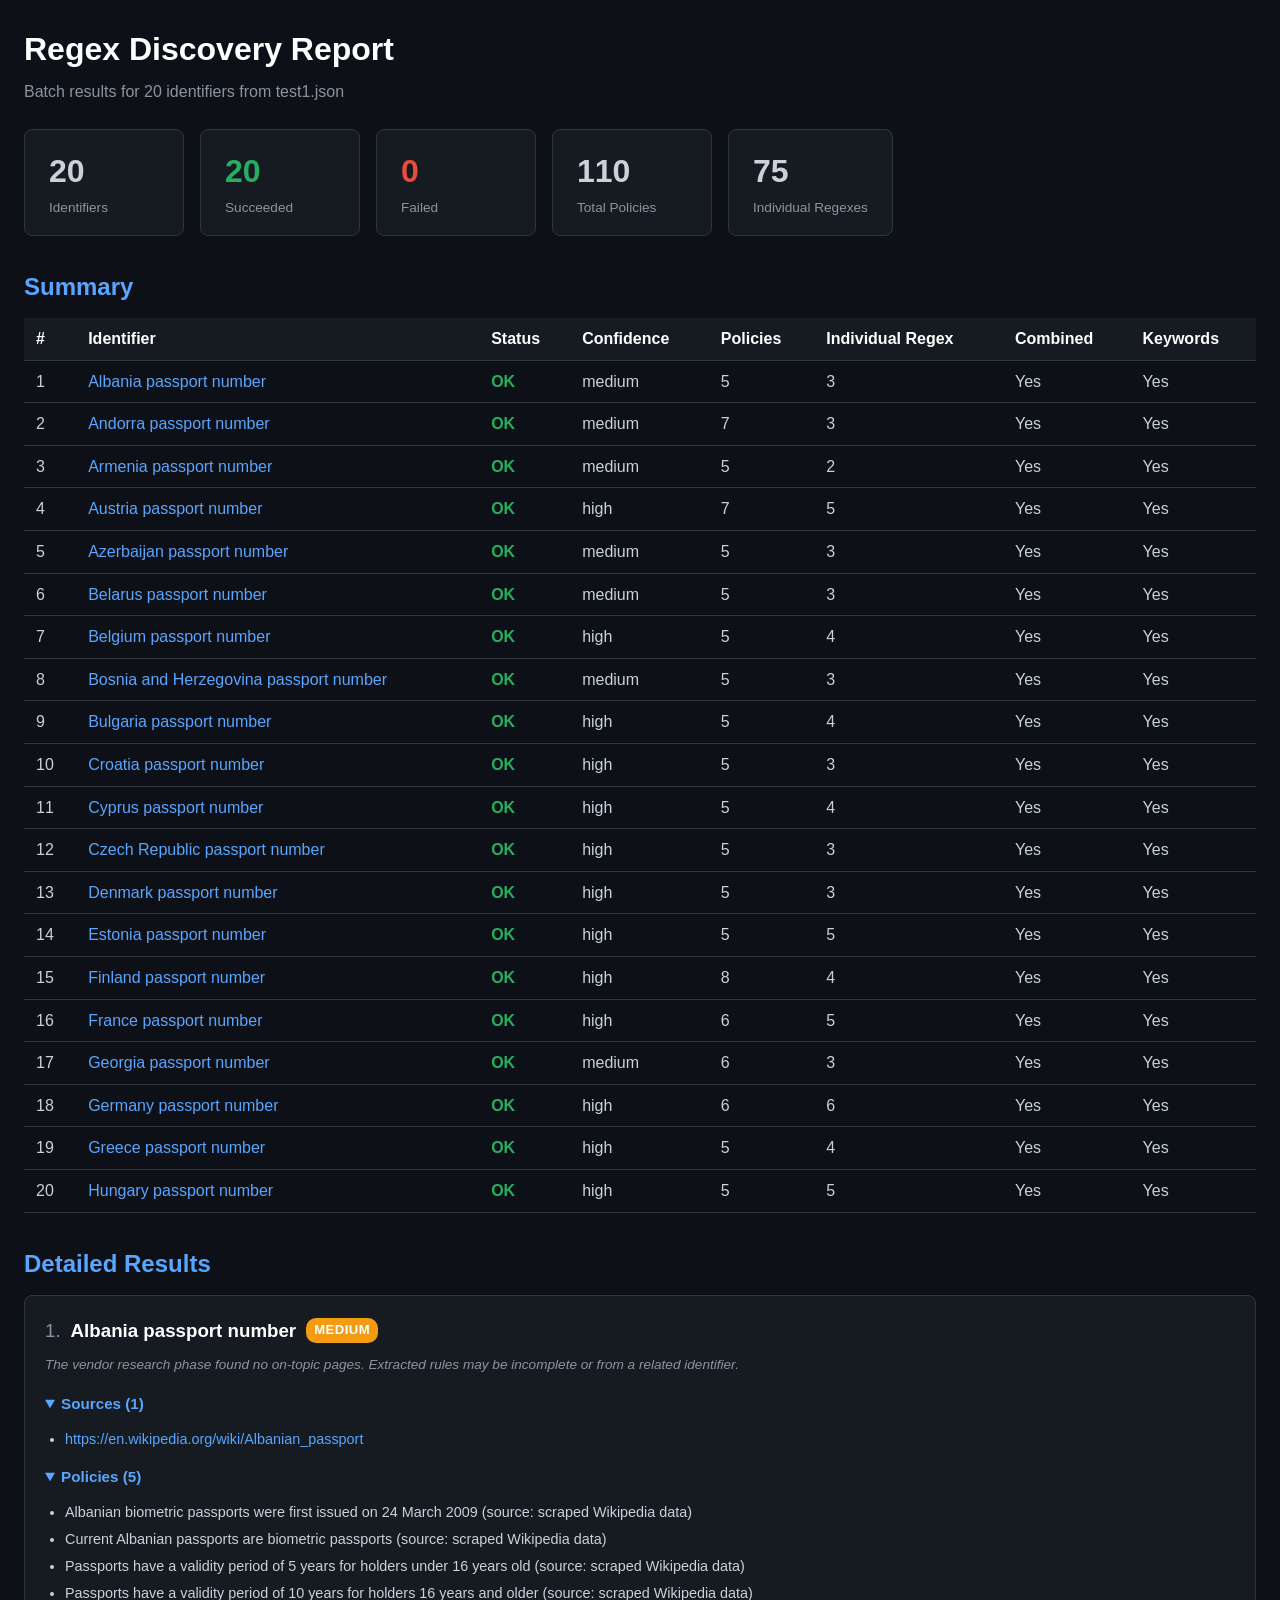
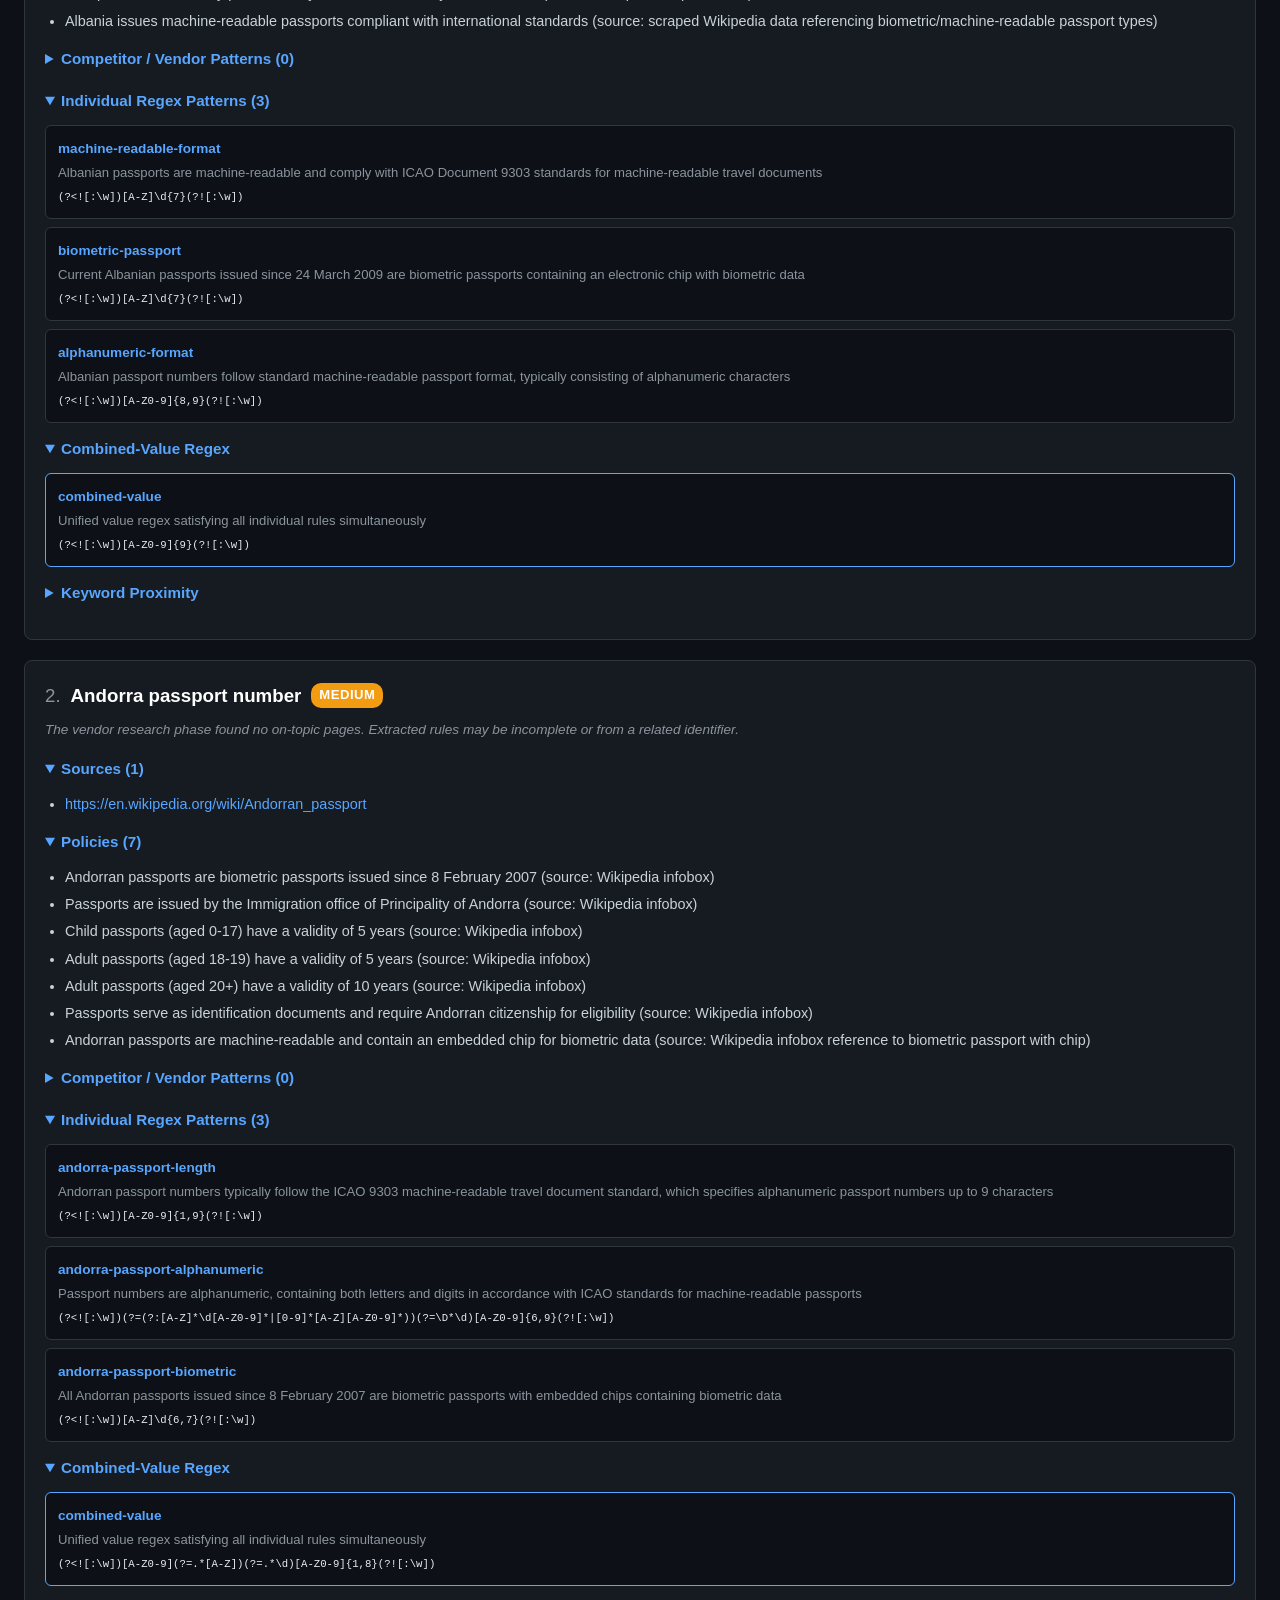
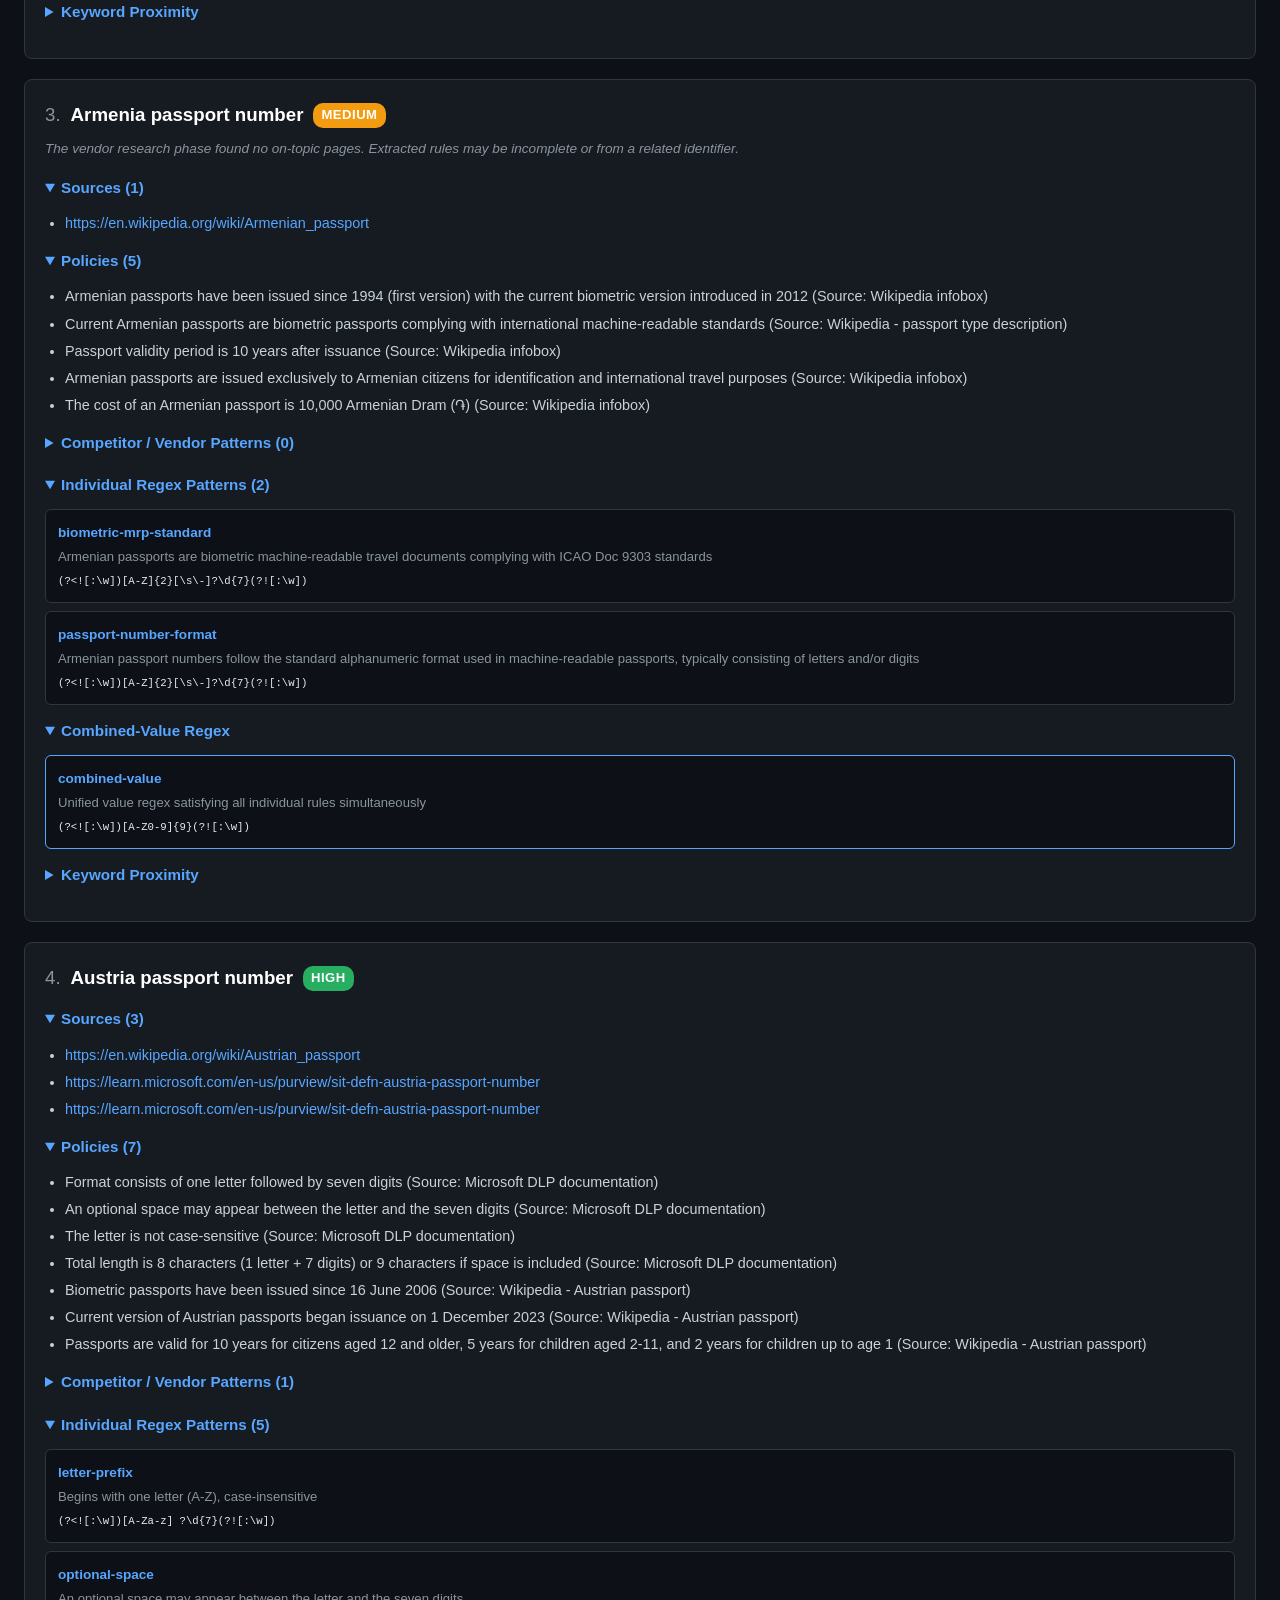
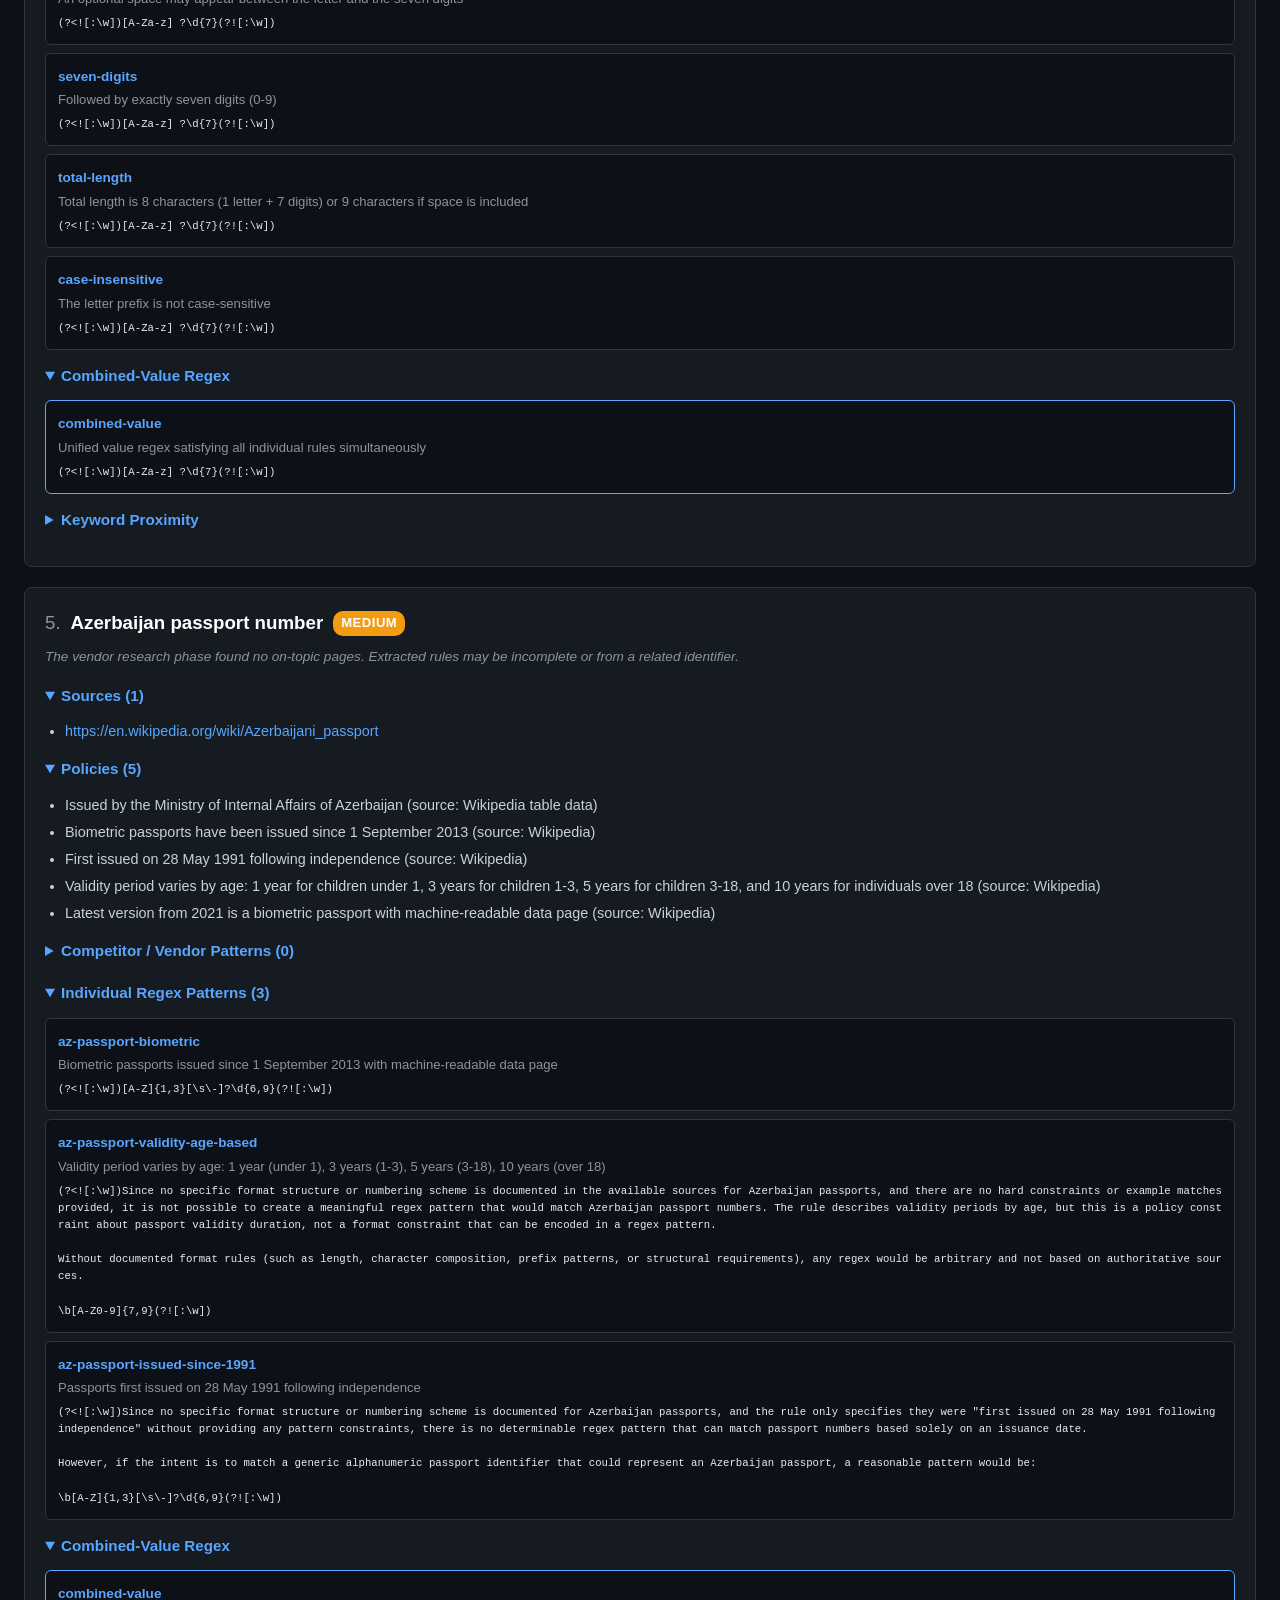
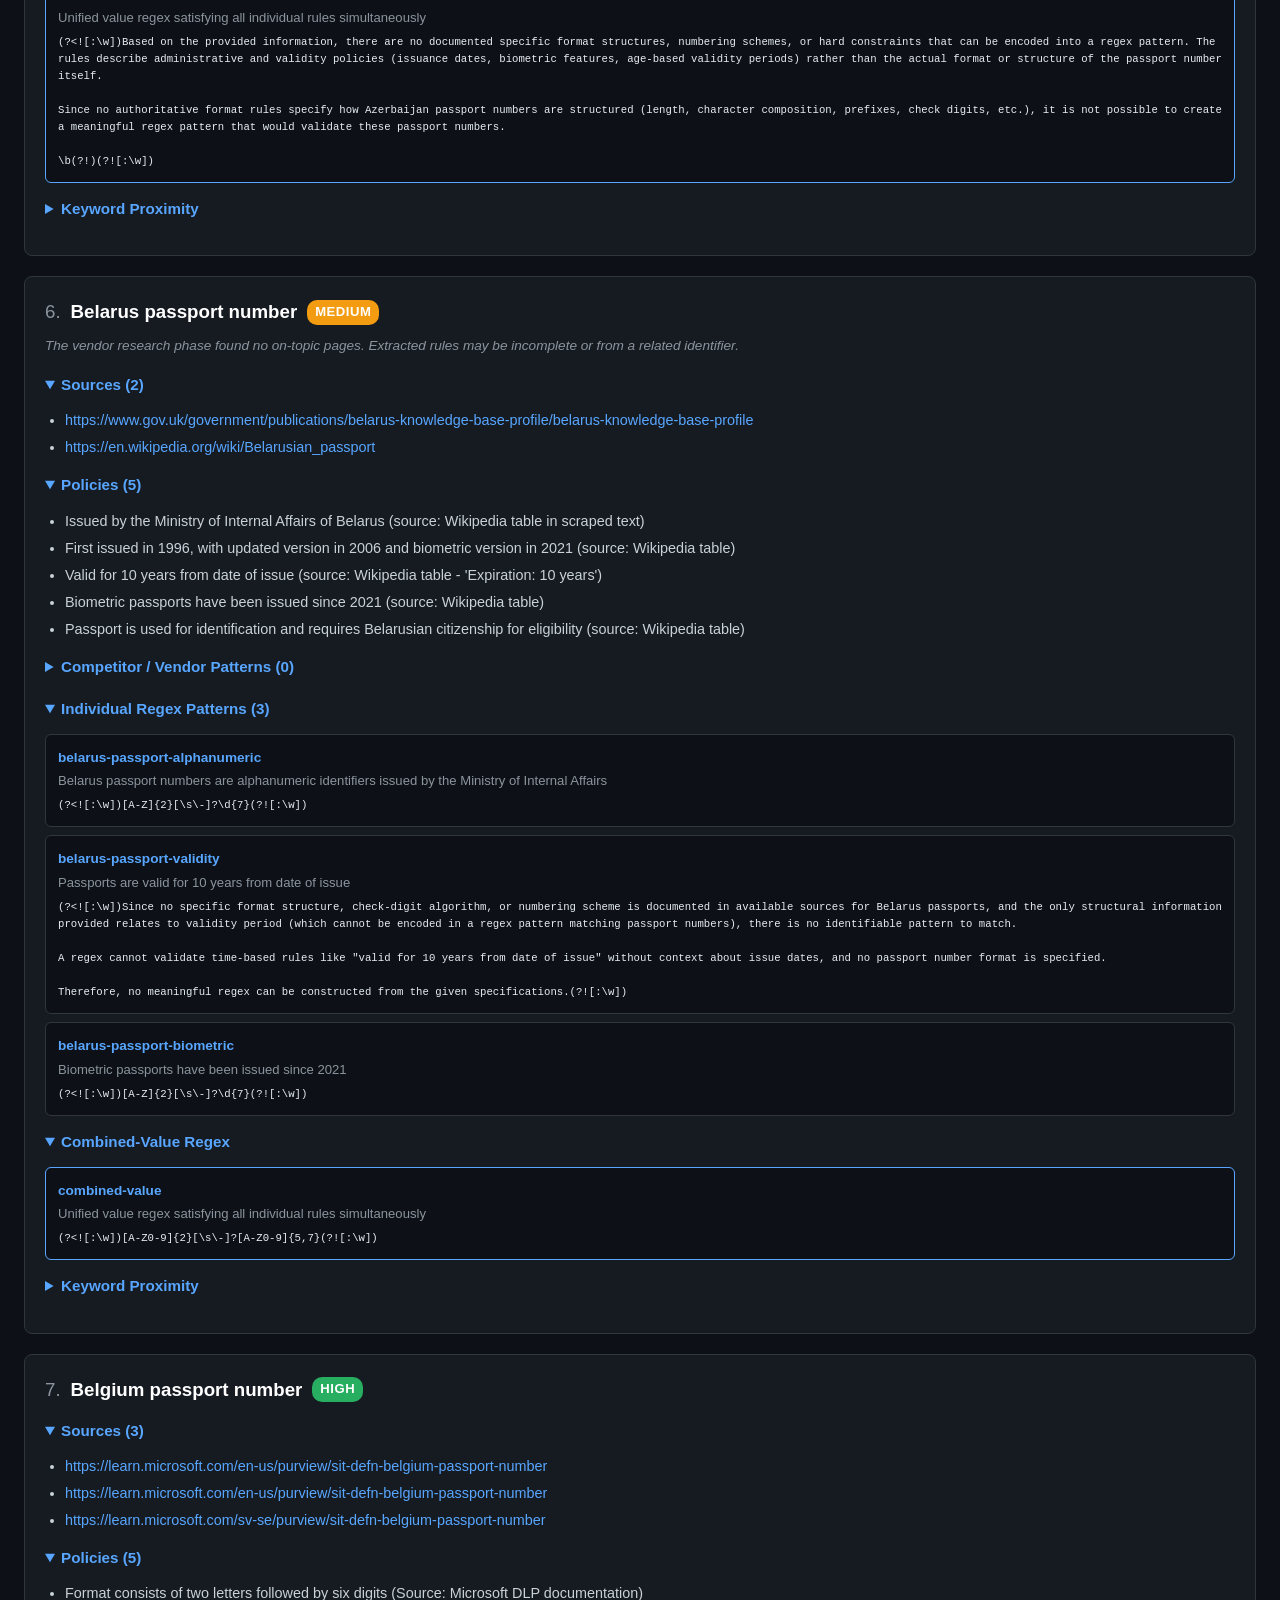
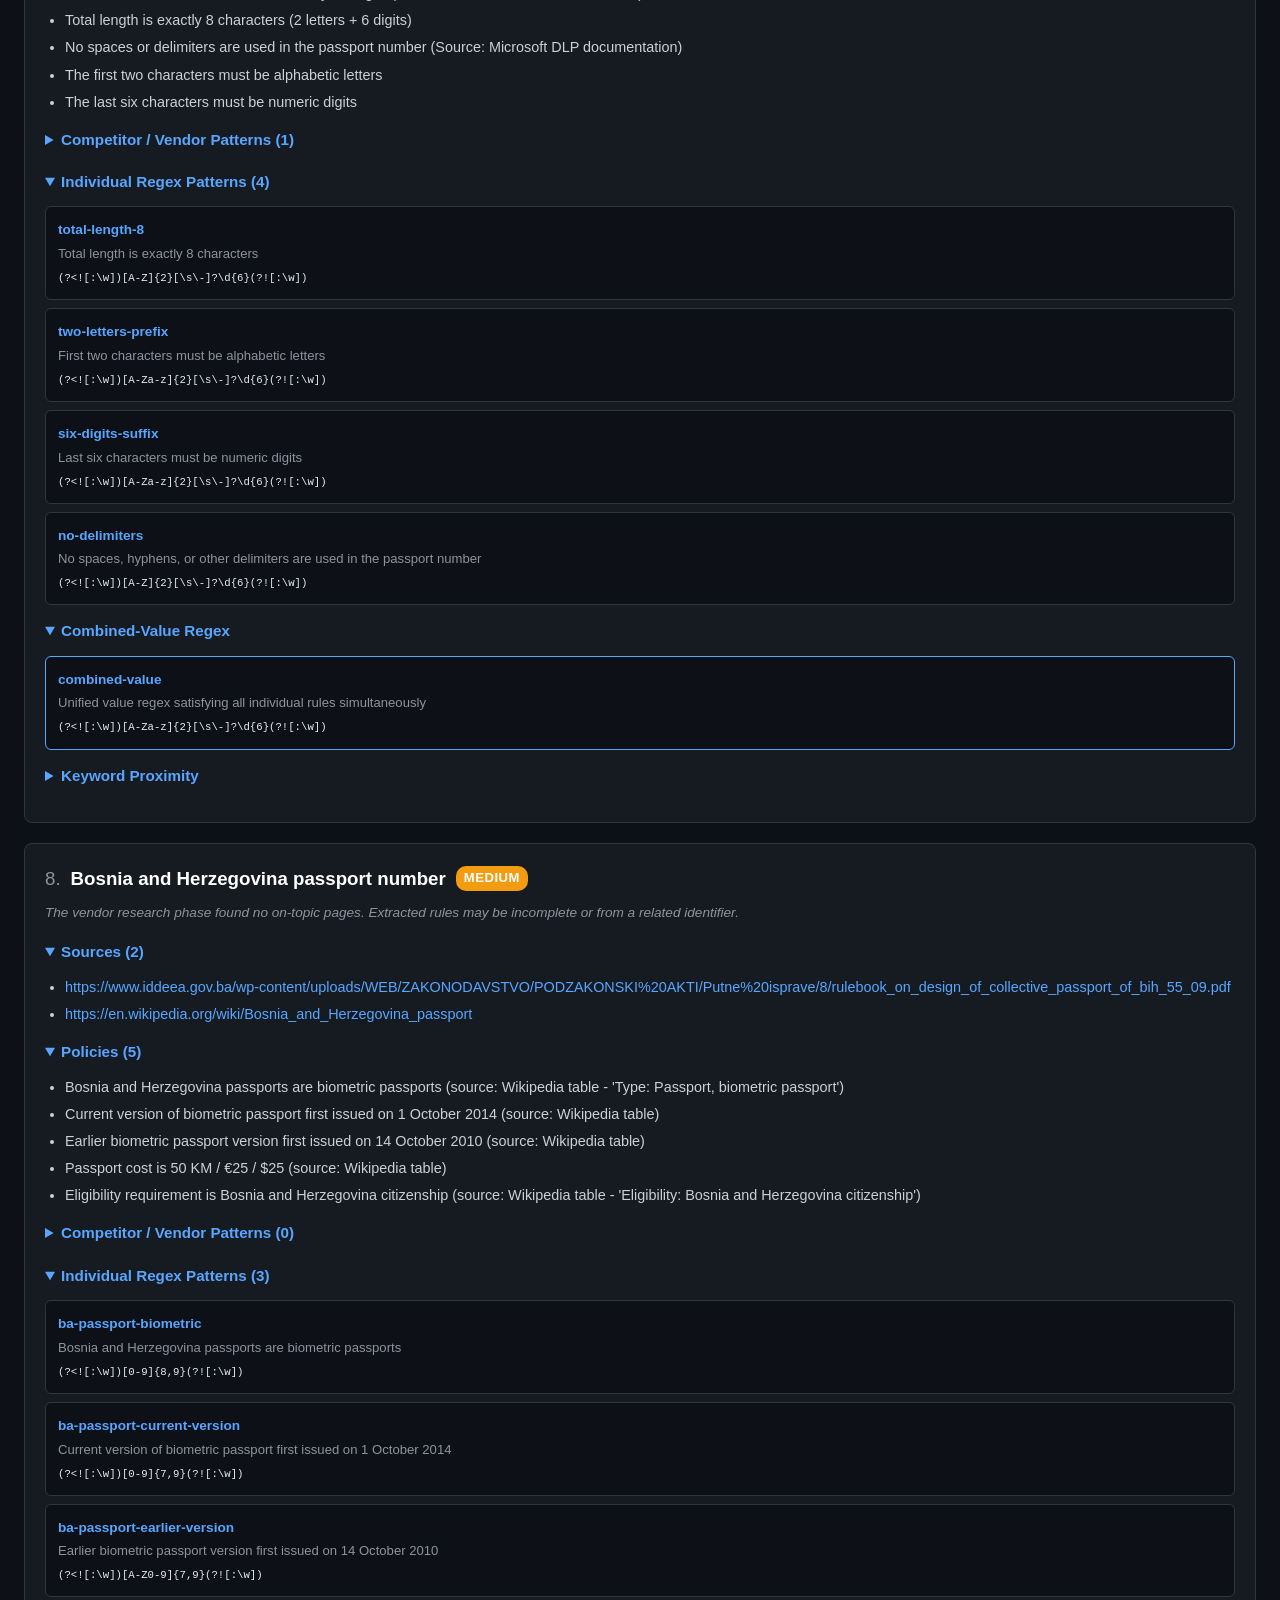
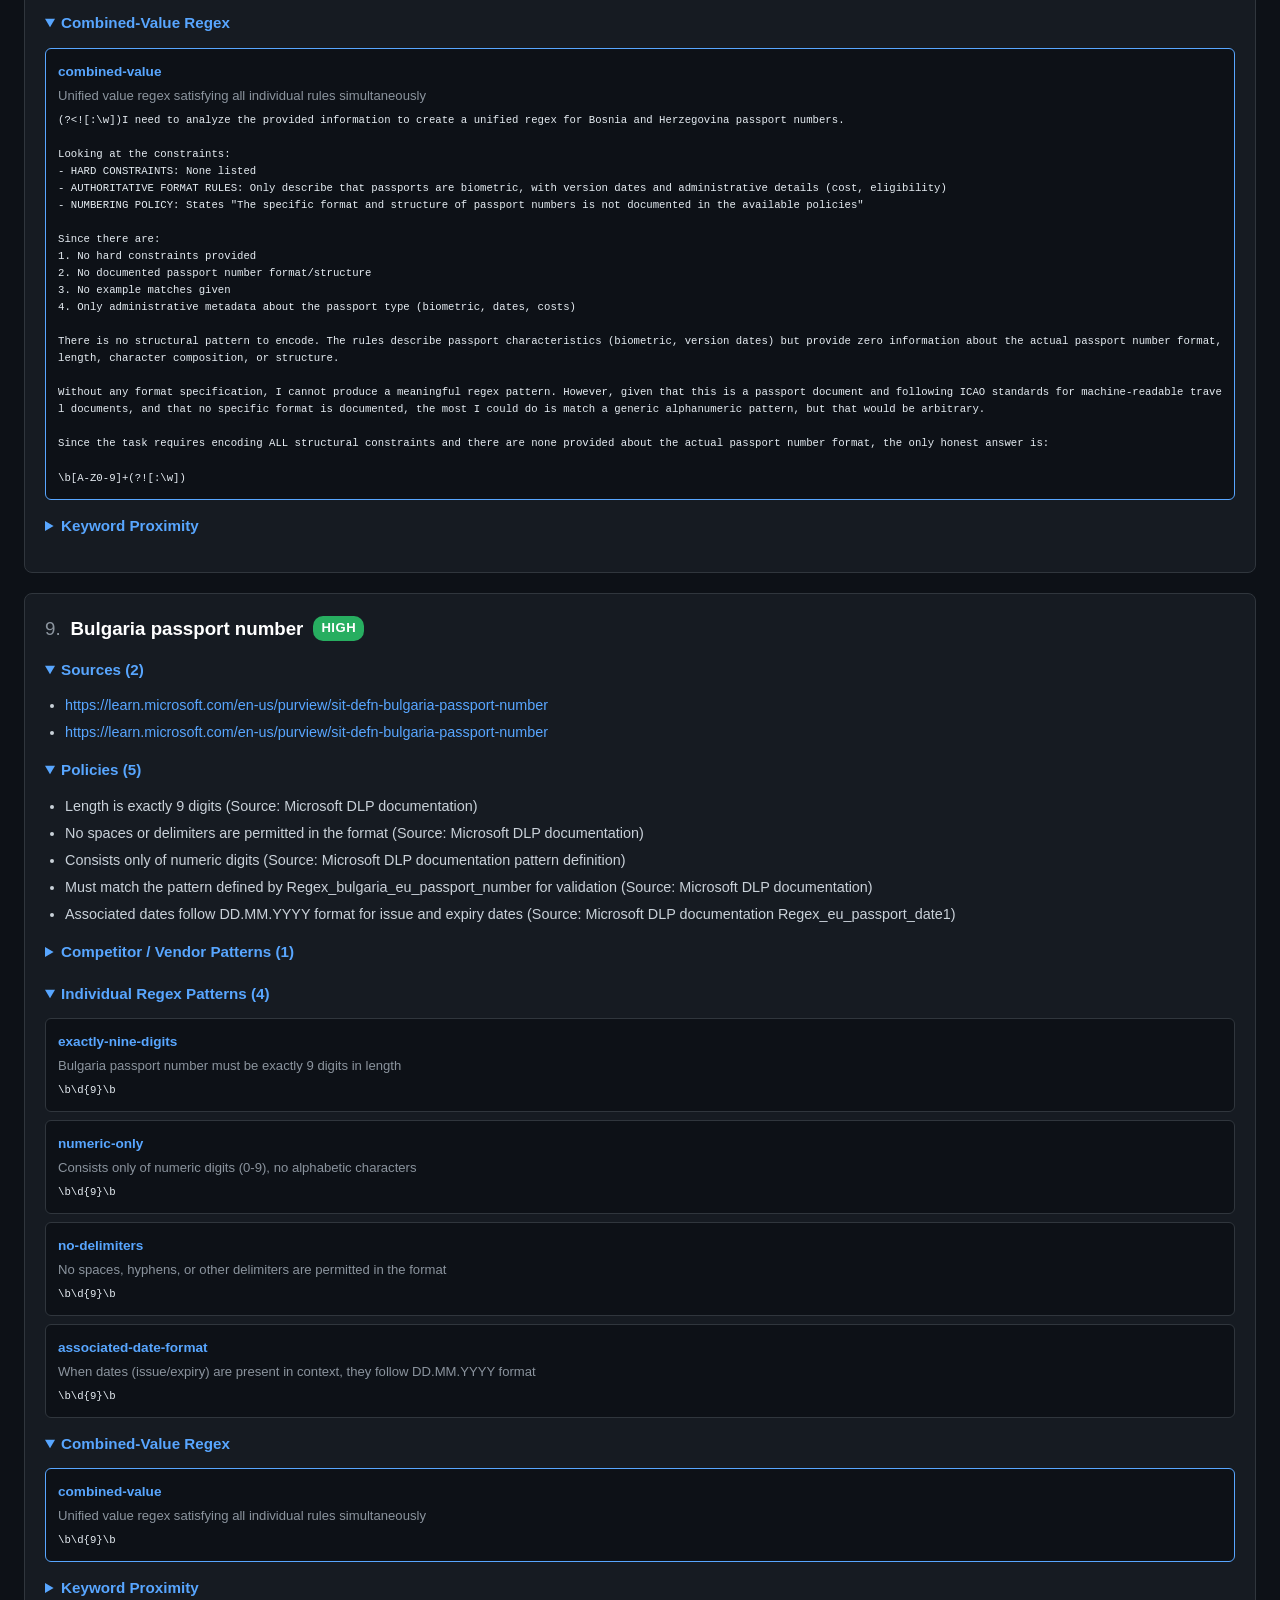
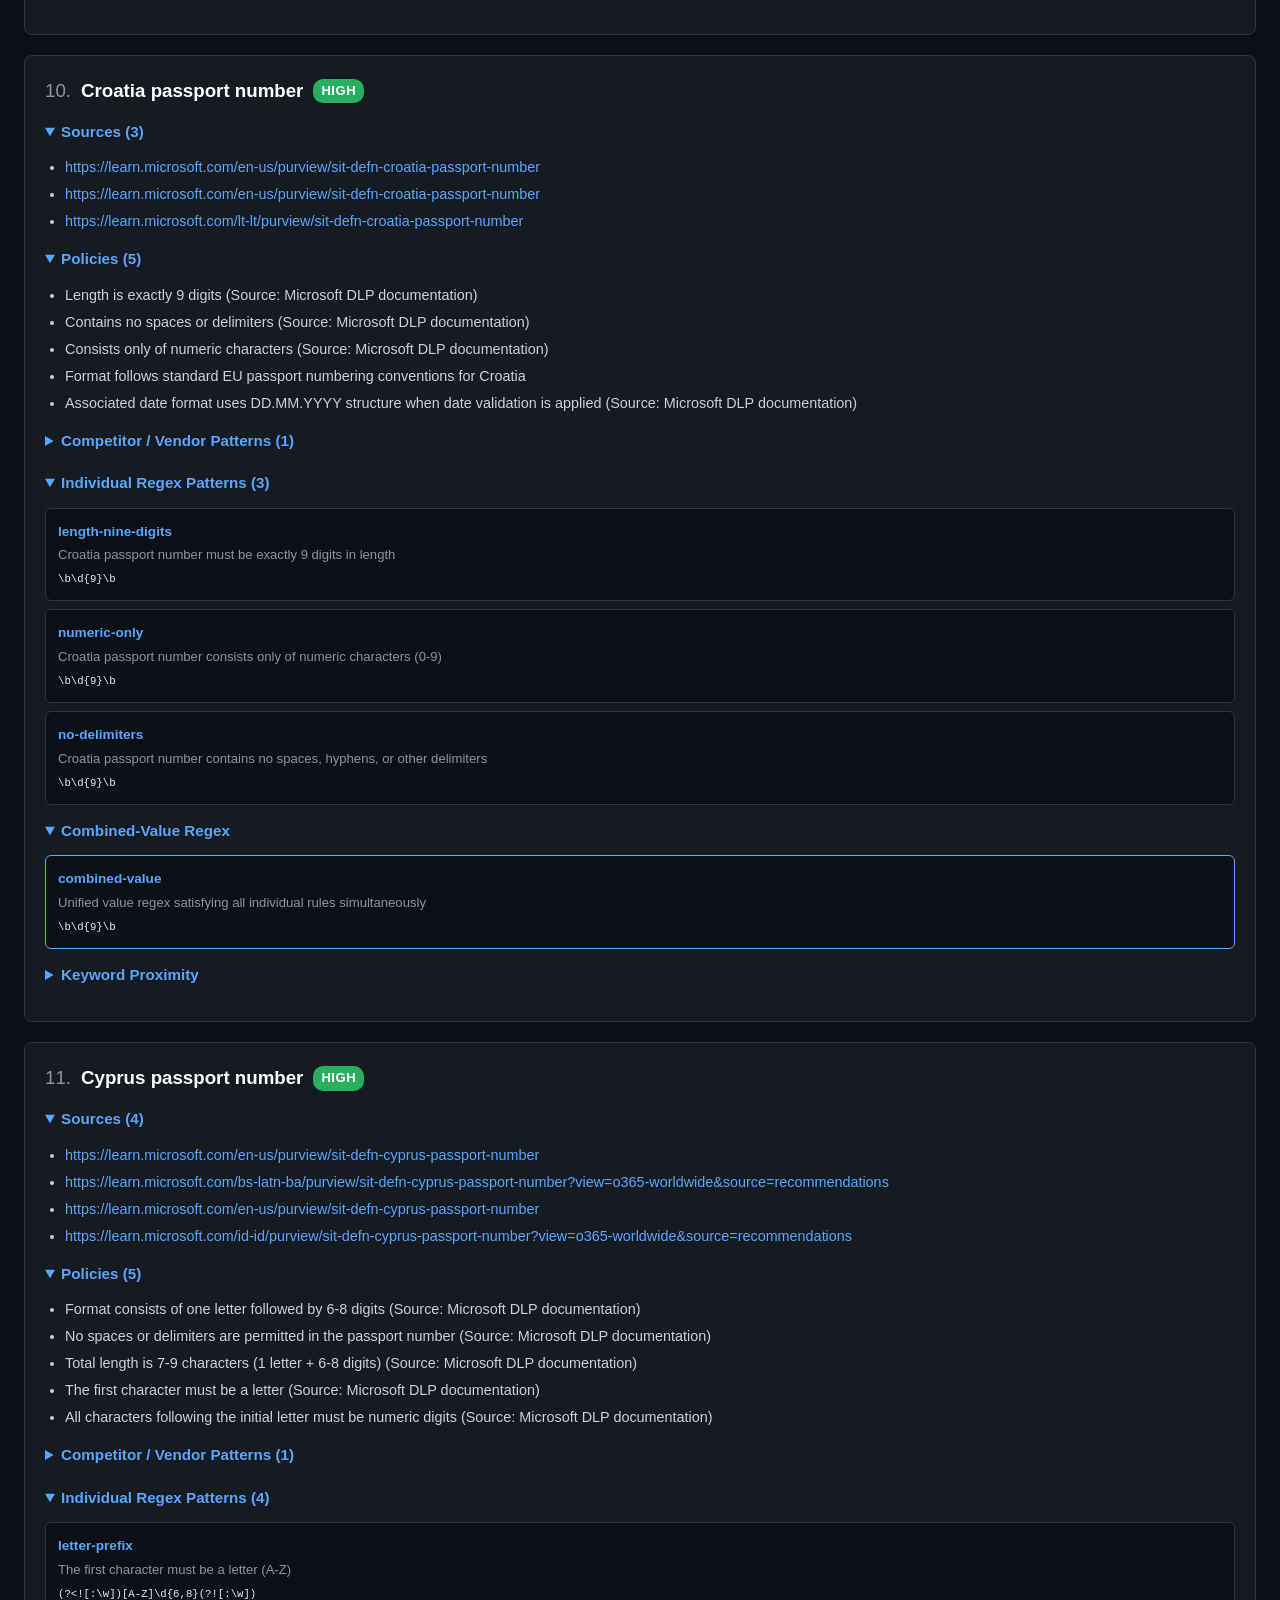
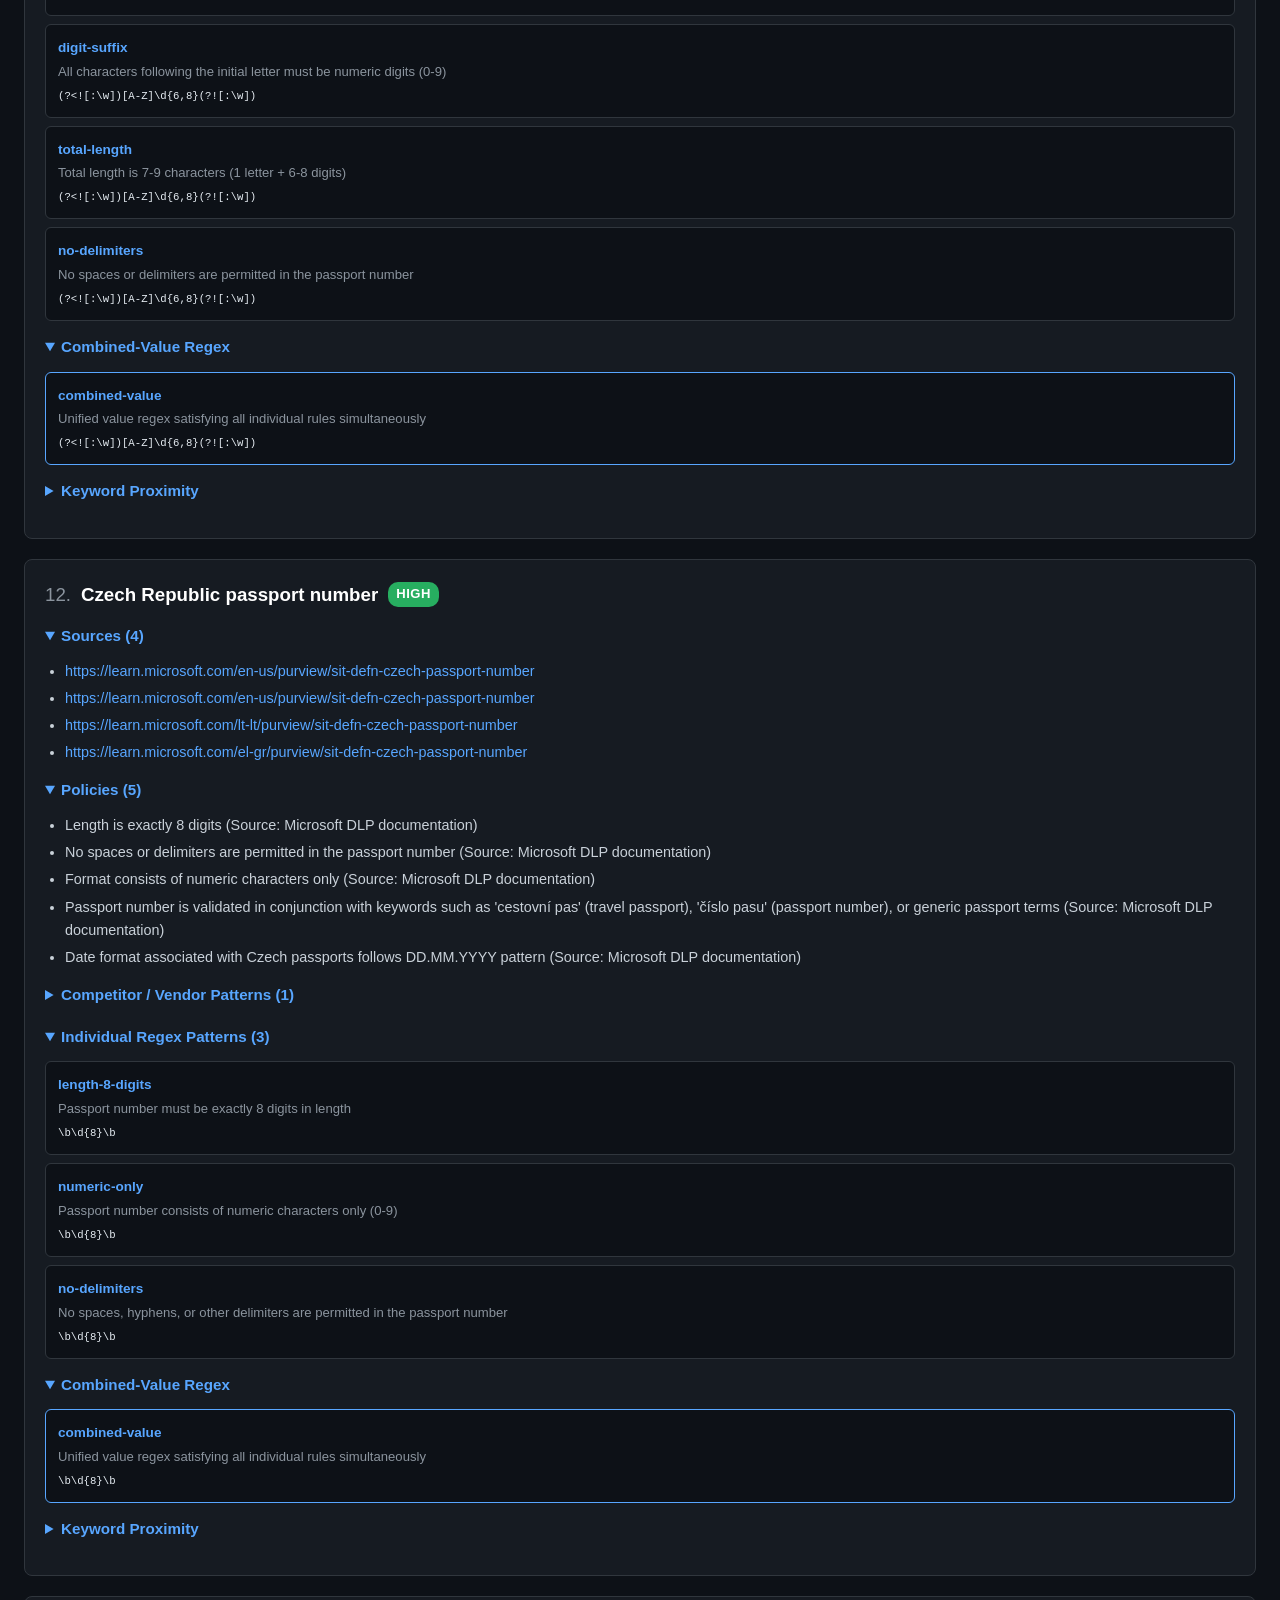
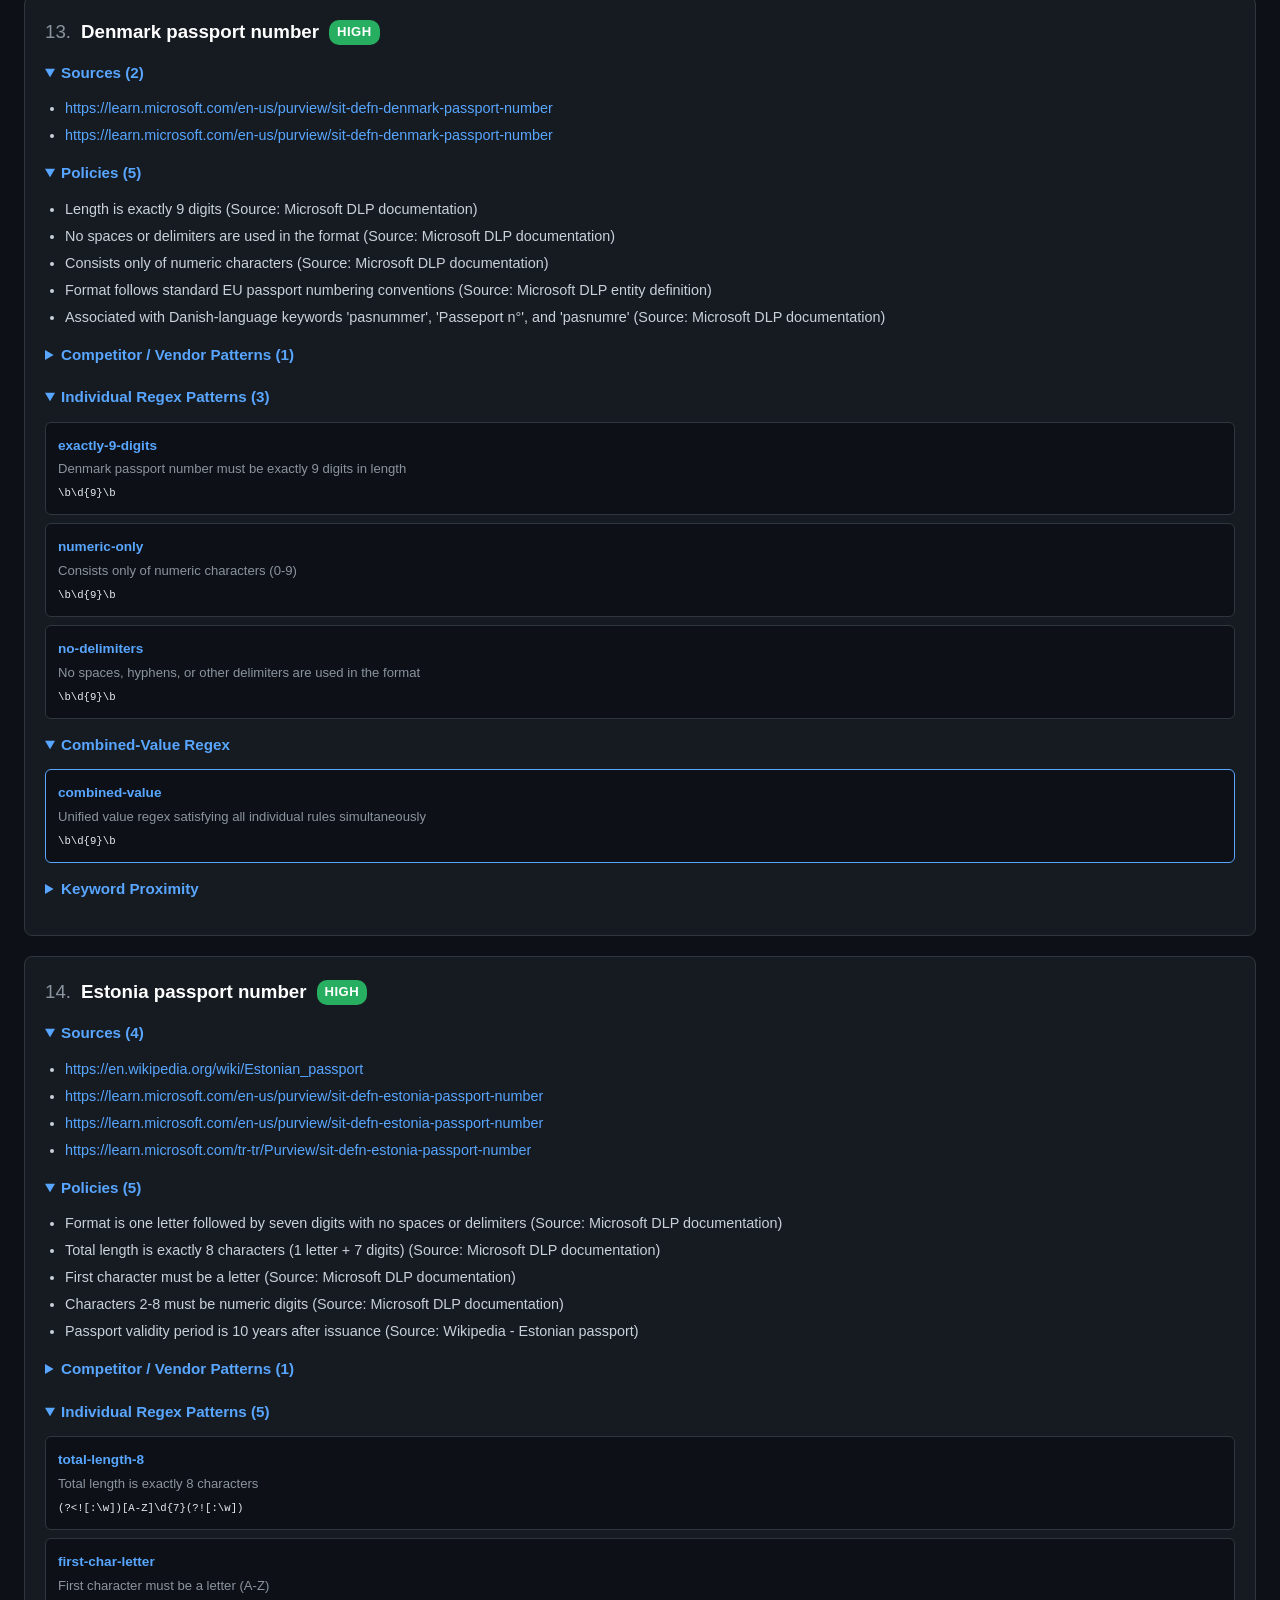
<file: european_passport_report.html>
<!DOCTYPE html>
<html lang="en">
<head>
<meta charset="utf-8">
<title>Regex Discovery Report — test1 batch</title>
<style>
  :root {
    --bg: #0d1117; --card: #161b22; --border: #30363d; --text: #c9d1d9;
    --accent: #58a6ff; --green: #27ae60; --red: #e74c3c; --orange: #f39c12;
    --yellow: #f1c40f; --muted: #8b949e;
  }
  * { box-sizing: border-box; margin: 0; padding: 0; }
  body {
    font-family: -apple-system, 'Segoe UI', Helvetica, Arial, sans-serif;
    background: var(--bg); color: var(--text); padding: 24px; line-height: 1.6;
  }
  h1 { color: #fff; margin-bottom: 4px; }
  h2 { color: var(--accent); margin: 32px 0 12px; }
  h3 { color: #fff; margin-bottom: 8px; display: flex; align-items: center; gap: 10px; flex-wrap: wrap; }
  .subtitle { color: var(--muted); margin-bottom: 24px; }
  a { color: var(--accent); text-decoration: none; }
  a:hover { text-decoration: underline; }

  .summary-cards { display: flex; gap: 16px; margin-bottom: 24px; flex-wrap: wrap; }
  .scard {
    background: var(--card); border: 1px solid var(--border); border-radius: 8px;
    padding: 16px 24px; min-width: 160px;
  }
  .scard .num { font-size: 2em; font-weight: 700; }
  .scard .lbl { color: var(--muted); font-size: .85em; }

  .summary-table { width: 100%; border-collapse: collapse; margin-bottom: 16px; }
  .summary-table th, .summary-table td {
    padding: 8px 12px; text-align: left; border-bottom: 1px solid var(--border);
  }
  .summary-table th { background: var(--card); color: #fff; font-weight: 600; }
  .ident { font-weight: 500; }
  .status-ok { color: var(--green); font-weight: 700; }
  .status-fail { color: var(--red); font-weight: 700; }
  .status-warn { color: var(--orange); font-weight: 700; }

  .detail-block {
    background: var(--card); border: 1px solid var(--border); border-radius: 8px;
    padding: 20px; margin-bottom: 20px;
  }
  .idx { color: var(--muted); font-weight: 400; }

  .badge {
    font-size: .7em; padding: 2px 8px; border-radius: 10px; font-weight: 700;
    text-transform: uppercase; letter-spacing: .5px;
  }
  .badge-high { background: var(--green); color: #fff; }
  .badge-med { background: var(--orange); color: #fff; }
  .badge-none { background: var(--red); color: #fff; }
  .conf-reason { color: var(--muted); font-size: .85em; margin-bottom: 12px; font-style: italic; }

  details { margin: 10px 0; }
  details summary {
    cursor: pointer; color: var(--accent); font-weight: 600; font-size: .95em;
    padding: 4px 0;
  }
  details summary:hover { text-decoration: underline; }

  .empty { color: var(--muted); font-style: italic; font-size: .85em; margin: 6px 0; }

  .source-list, .policy-list { margin: 8px 0 8px 20px; }
  .source-list li, .policy-list li { margin-bottom: 4px; font-size: .9em; }
  .source-list a { word-break: break-all; }

  .vendor-table { width: 100%; border-collapse: collapse; margin: 8px 0; }
  .vendor-table th, .vendor-table td {
    padding: 6px 10px; text-align: left; border-bottom: 1px solid var(--border); font-size: .85em;
  }
  .vendor-table th { background: #0d1117; color: #fff; }
  .vendor-table code { font-size: .82em; word-break: break-all; white-space: pre-wrap; }

  .regex-card {
    background: #0d1117; border: 1px solid var(--border); border-radius: 6px;
    padding: 12px; margin: 8px 0; overflow-x: auto;
  }
  .regex-card.combined { border-color: var(--accent); }
  .rule-id { font-weight: 700; color: var(--accent); font-size: .85em; margin-bottom: 2px; }
  .rule-desc { color: var(--muted); font-size: .82em; margin-bottom: 6px; }
  .regex-code {
    display: block; font-size: .82em; word-break: break-all; white-space: pre-wrap;
    color: #e6edf3; background: transparent; padding: 0;
  }

  .kw-block { margin: 8px 0; }
  .kw-tags { display: flex; flex-wrap: wrap; gap: 6px; margin-bottom: 8px; }
  .kw-tag {
    background: #21262d; border: 1px solid var(--border); border-radius: 12px;
    padding: 2px 10px; font-size: .8em; color: var(--text);
  }

  footer {
    margin-top: 40px; padding-top: 16px; border-top: 1px solid var(--border);
    color: #484f58; font-size: .8em;
  }
</style>
</head>
<body>

<h1>Regex Discovery Report</h1>
<p class="subtitle">Batch results for 20 identifiers from test1.json</p>

<div class="summary-cards">
  <div class="scard"><div class="num">20</div><div class="lbl">Identifiers</div></div>
  <div class="scard"><div class="num" style="color:var(--green)">20</div><div class="lbl">Succeeded</div></div>
  <div class="scard"><div class="num" style="color:var(--red)">0</div><div class="lbl">Failed</div></div>
  <div class="scard"><div class="num">110</div><div class="lbl">Total Policies</div></div>
  <div class="scard"><div class="num">75</div><div class="lbl">Individual Regexes</div></div>
</div>

<h2>Summary</h2>

    <table class="summary-table">
      <thead>
        <tr>
          <th>#</th><th>Identifier</th><th>Status</th><th>Confidence</th>
          <th>Policies</th><th>Individual Regex</th><th>Combined</th><th>Keywords</th>
        </tr>
      </thead>
      <tbody>
        <tr>
          <td>1</td>
          <td class="ident"><a href="#detail-1">Albania passport number</a></td>
          <td><span class="status-ok">OK</span></td>
          <td>medium</td>
          <td>5</td>
          <td>3</td>
          <td>Yes</td>
          <td>Yes</td>
        </tr>
        <tr>
          <td>2</td>
          <td class="ident"><a href="#detail-2">Andorra passport number</a></td>
          <td><span class="status-ok">OK</span></td>
          <td>medium</td>
          <td>7</td>
          <td>3</td>
          <td>Yes</td>
          <td>Yes</td>
        </tr>
        <tr>
          <td>3</td>
          <td class="ident"><a href="#detail-3">Armenia passport number</a></td>
          <td><span class="status-ok">OK</span></td>
          <td>medium</td>
          <td>5</td>
          <td>2</td>
          <td>Yes</td>
          <td>Yes</td>
        </tr>
        <tr>
          <td>4</td>
          <td class="ident"><a href="#detail-4">Austria passport number</a></td>
          <td><span class="status-ok">OK</span></td>
          <td>high</td>
          <td>7</td>
          <td>5</td>
          <td>Yes</td>
          <td>Yes</td>
        </tr>
        <tr>
          <td>5</td>
          <td class="ident"><a href="#detail-5">Azerbaijan passport number</a></td>
          <td><span class="status-ok">OK</span></td>
          <td>medium</td>
          <td>5</td>
          <td>3</td>
          <td>Yes</td>
          <td>Yes</td>
        </tr>
        <tr>
          <td>6</td>
          <td class="ident"><a href="#detail-6">Belarus passport number</a></td>
          <td><span class="status-ok">OK</span></td>
          <td>medium</td>
          <td>5</td>
          <td>3</td>
          <td>Yes</td>
          <td>Yes</td>
        </tr>
        <tr>
          <td>7</td>
          <td class="ident"><a href="#detail-7">Belgium passport number</a></td>
          <td><span class="status-ok">OK</span></td>
          <td>high</td>
          <td>5</td>
          <td>4</td>
          <td>Yes</td>
          <td>Yes</td>
        </tr>
        <tr>
          <td>8</td>
          <td class="ident"><a href="#detail-8">Bosnia and Herzegovina passport number</a></td>
          <td><span class="status-ok">OK</span></td>
          <td>medium</td>
          <td>5</td>
          <td>3</td>
          <td>Yes</td>
          <td>Yes</td>
        </tr>
        <tr>
          <td>9</td>
          <td class="ident"><a href="#detail-9">Bulgaria passport number</a></td>
          <td><span class="status-ok">OK</span></td>
          <td>high</td>
          <td>5</td>
          <td>4</td>
          <td>Yes</td>
          <td>Yes</td>
        </tr>
        <tr>
          <td>10</td>
          <td class="ident"><a href="#detail-10">Croatia passport number</a></td>
          <td><span class="status-ok">OK</span></td>
          <td>high</td>
          <td>5</td>
          <td>3</td>
          <td>Yes</td>
          <td>Yes</td>
        </tr>
        <tr>
          <td>11</td>
          <td class="ident"><a href="#detail-11">Cyprus passport number</a></td>
          <td><span class="status-ok">OK</span></td>
          <td>high</td>
          <td>5</td>
          <td>4</td>
          <td>Yes</td>
          <td>Yes</td>
        </tr>
        <tr>
          <td>12</td>
          <td class="ident"><a href="#detail-12">Czech Republic passport number</a></td>
          <td><span class="status-ok">OK</span></td>
          <td>high</td>
          <td>5</td>
          <td>3</td>
          <td>Yes</td>
          <td>Yes</td>
        </tr>
        <tr>
          <td>13</td>
          <td class="ident"><a href="#detail-13">Denmark passport number</a></td>
          <td><span class="status-ok">OK</span></td>
          <td>high</td>
          <td>5</td>
          <td>3</td>
          <td>Yes</td>
          <td>Yes</td>
        </tr>
        <tr>
          <td>14</td>
          <td class="ident"><a href="#detail-14">Estonia passport number</a></td>
          <td><span class="status-ok">OK</span></td>
          <td>high</td>
          <td>5</td>
          <td>5</td>
          <td>Yes</td>
          <td>Yes</td>
        </tr>
        <tr>
          <td>15</td>
          <td class="ident"><a href="#detail-15">Finland passport number</a></td>
          <td><span class="status-ok">OK</span></td>
          <td>high</td>
          <td>8</td>
          <td>4</td>
          <td>Yes</td>
          <td>Yes</td>
        </tr>
        <tr>
          <td>16</td>
          <td class="ident"><a href="#detail-16">France passport number</a></td>
          <td><span class="status-ok">OK</span></td>
          <td>high</td>
          <td>6</td>
          <td>5</td>
          <td>Yes</td>
          <td>Yes</td>
        </tr>
        <tr>
          <td>17</td>
          <td class="ident"><a href="#detail-17">Georgia passport number</a></td>
          <td><span class="status-ok">OK</span></td>
          <td>medium</td>
          <td>6</td>
          <td>3</td>
          <td>Yes</td>
          <td>Yes</td>
        </tr>
        <tr>
          <td>18</td>
          <td class="ident"><a href="#detail-18">Germany passport number</a></td>
          <td><span class="status-ok">OK</span></td>
          <td>high</td>
          <td>6</td>
          <td>6</td>
          <td>Yes</td>
          <td>Yes</td>
        </tr>
        <tr>
          <td>19</td>
          <td class="ident"><a href="#detail-19">Greece passport number</a></td>
          <td><span class="status-ok">OK</span></td>
          <td>high</td>
          <td>5</td>
          <td>4</td>
          <td>Yes</td>
          <td>Yes</td>
        </tr>
        <tr>
          <td>20</td>
          <td class="ident"><a href="#detail-20">Hungary passport number</a></td>
          <td><span class="status-ok">OK</span></td>
          <td>high</td>
          <td>5</td>
          <td>5</td>
          <td>Yes</td>
          <td>Yes</td>
        </tr></tbody>
    </table>

<h2>Detailed Results</h2>

    <div class="detail-block" id="detail-1">
      <h3>
        <span class="idx">1.</span> Albania passport number
        <span class="badge badge-med">medium</span>
      </h3>
      <p class="conf-reason">The vendor research phase found no on-topic pages. Extracted rules may be incomplete or from a related identifier.</p>

      <details open>
        <summary>Sources (1)</summary>
        <ul class='source-list'><li><a href="https://en.wikipedia.org/wiki/Albanian_passport" target="_blank" rel="noopener noreferrer">https://en.wikipedia.org/wiki/Albanian_passport</a></li>
</ul>
      </details>

      <details open>
        <summary>Policies (5)</summary>
        <ul class='policy-list'><li>Albanian biometric passports were first issued on 24 March 2009 (source: scraped Wikipedia data)</li>
<li>Current Albanian passports are biometric passports (source: scraped Wikipedia data)</li>
<li>Passports have a validity period of 5 years for holders under 16 years old (source: scraped Wikipedia data)</li>
<li>Passports have a validity period of 10 years for holders 16 years and older (source: scraped Wikipedia data)</li>
<li>Albania issues machine-readable passports compliant with international standards (source: scraped Wikipedia data referencing biometric/machine-readable passport types)</li>
</ul>
      </details>

      <details>
        <summary>Competitor / Vendor Patterns (0)</summary>
        <p class="empty">No competitor / vendor patterns found.</p>
      </details>

      <details open>
        <summary>Individual Regex Patterns (3)</summary>
        
        <div class="regex-card">
          <div class="rule-id">machine-readable-format</div>
          <div class="rule-desc">Albanian passports are machine-readable and comply with ICAO Document 9303 standards for machine-readable travel documents</div>
          <code class="regex-code">(?&lt;![:\w])[A-Z]\d{7}(?![:\w])</code>
        </div>
        <div class="regex-card">
          <div class="rule-id">biometric-passport</div>
          <div class="rule-desc">Current Albanian passports issued since 24 March 2009 are biometric passports containing an electronic chip with biometric data</div>
          <code class="regex-code">(?&lt;![:\w])[A-Z]\d{7}(?![:\w])</code>
        </div>
        <div class="regex-card">
          <div class="rule-id">alphanumeric-format</div>
          <div class="rule-desc">Albanian passport numbers follow standard machine-readable passport format, typically consisting of alphanumeric characters</div>
          <code class="regex-code">(?&lt;![:\w])[A-Z0-9]{8,9}(?![:\w])</code>
        </div>
      </details>

      <details open>
        <summary>Combined-Value Regex</summary>
        
    <div class="regex-card combined">
      <div class="rule-id">combined-value</div>
      <div class="rule-desc">Unified value regex satisfying all individual rules simultaneously</div>
      <code class="regex-code">(?&lt;![:\w])[A-Z0-9]{9}(?![:\w])</code>
    </div>
      </details>

      <details>
        <summary>Keyword Proximity</summary>
        
    <div class="kw-block">
      <div class="kw-tags"><span class="kw-tag">Albanian passport</span> <span class="kw-tag">Albania passport</span> <span class="kw-tag">pasaportë shqiptare</span> <span class="kw-tag">pasaportë</span> <span class="kw-tag">numri i pasaportës</span> <span class="kw-tag">pasaportë biometrike</span> <span class="kw-tag">Republic of Albania passport</span> <span class="kw-tag">Republika e Shqipërisë</span> <span class="kw-tag">pasaport shqiptar</span> <span class="kw-tag">dokument udhëtimi</span> <span class="kw-tag">numër pasaporte</span> <span class="kw-tag">pasaportë elektronike</span> <span class="kw-tag">Albanian travel document</span> <span class="kw-tag">Albania biometric passport</span> <span class="kw-tag">Ministria e Brendshme</span> </div>
      <code class="regex-code">(?i)(?:Albanian passport|Albania passport|pasaport[eë] shqiptare|pasaport[eë]|numri i pasaport[eë]s|pasaport[eë] biometrike|Republic of Albania passport|Republika e Shqip[eë]ris[eë]|pasaport shqiptar|dokument udh[eë]timi|num[eë]r pasaporte|pasaport[eë] elektronike|Albanian travel document|Albania biometric passport|Ministria e Brendshme)</code>
    </div>
      </details>
    </div>
    <div class="detail-block" id="detail-2">
      <h3>
        <span class="idx">2.</span> Andorra passport number
        <span class="badge badge-med">medium</span>
      </h3>
      <p class="conf-reason">The vendor research phase found no on-topic pages. Extracted rules may be incomplete or from a related identifier.</p>

      <details open>
        <summary>Sources (1)</summary>
        <ul class='source-list'><li><a href="https://en.wikipedia.org/wiki/Andorran_passport" target="_blank" rel="noopener noreferrer">https://en.wikipedia.org/wiki/Andorran_passport</a></li>
</ul>
      </details>

      <details open>
        <summary>Policies (7)</summary>
        <ul class='policy-list'><li>Andorran passports are biometric passports issued since 8 February 2007 (source: Wikipedia infobox)</li>
<li>Passports are issued by the Immigration office of Principality of Andorra (source: Wikipedia infobox)</li>
<li>Child passports (aged 0-17) have a validity of 5 years (source: Wikipedia infobox)</li>
<li>Adult passports (aged 18-19) have a validity of 5 years (source: Wikipedia infobox)</li>
<li>Adult passports (aged 20+) have a validity of 10 years (source: Wikipedia infobox)</li>
<li>Passports serve as identification documents and require Andorran citizenship for eligibility (source: Wikipedia infobox)</li>
<li>Andorran passports are machine-readable and contain an embedded chip for biometric data (source: Wikipedia infobox reference to biometric passport with chip)</li>
</ul>
      </details>

      <details>
        <summary>Competitor / Vendor Patterns (0)</summary>
        <p class="empty">No competitor / vendor patterns found.</p>
      </details>

      <details open>
        <summary>Individual Regex Patterns (3)</summary>
        
        <div class="regex-card">
          <div class="rule-id">andorra-passport-length</div>
          <div class="rule-desc">Andorran passport numbers typically follow the ICAO 9303 machine-readable travel document standard, which specifies alphanumeric passport numbers up to 9 characters</div>
          <code class="regex-code">(?&lt;![:\w])[A-Z0-9]{1,9}(?![:\w])</code>
        </div>
        <div class="regex-card">
          <div class="rule-id">andorra-passport-alphanumeric</div>
          <div class="rule-desc">Passport numbers are alphanumeric, containing both letters and digits in accordance with ICAO standards for machine-readable passports</div>
          <code class="regex-code">(?&lt;![:\w])(?=(?:[A-Z]*\d[A-Z0-9]*|[0-9]*[A-Z][A-Z0-9]*))(?=\D*\d)[A-Z0-9]{6,9}(?![:\w])</code>
        </div>
        <div class="regex-card">
          <div class="rule-id">andorra-passport-biometric</div>
          <div class="rule-desc">All Andorran passports issued since 8 February 2007 are biometric passports with embedded chips containing biometric data</div>
          <code class="regex-code">(?&lt;![:\w])[A-Z]\d{6,7}(?![:\w])</code>
        </div>
      </details>

      <details open>
        <summary>Combined-Value Regex</summary>
        
    <div class="regex-card combined">
      <div class="rule-id">combined-value</div>
      <div class="rule-desc">Unified value regex satisfying all individual rules simultaneously</div>
      <code class="regex-code">(?&lt;![:\w])[A-Z0-9](?=.*[A-Z])(?=.*\d)[A-Z0-9]{1,8}(?![:\w])</code>
    </div>
      </details>

      <details>
        <summary>Keyword Proximity</summary>
        
    <div class="kw-block">
      <div class="kw-tags"><span class="kw-tag">Andorra passport</span> <span class="kw-tag">Andorran passport</span> <span class="kw-tag">passaport andorrà</span> <span class="kw-tag">pasaporte andorrano</span> <span class="kw-tag">passeport andorran</span> <span class="kw-tag">Principat d&#x27;Andorra</span> <span class="kw-tag">Principality of Andorra</span> <span class="kw-tag">Principado de Andorra</span> <span class="kw-tag">Immigration office Andorra</span> <span class="kw-tag">biometric passport Andorra</span> <span class="kw-tag">passaport biométric</span> <span class="kw-tag">pasaporte biométrico</span> <span class="kw-tag">passeport biométrique</span> <span class="kw-tag">document de viatge</span> <span class="kw-tag">documento de viaje</span> <span class="kw-tag">travel document Andorra</span> <span class="kw-tag">número de passaport</span> <span class="kw-tag">número de pasaporte</span> <span class="kw-tag">numéro de passeport</span> <span class="kw-tag">passport number Andorra</span> </div>
      <code class="regex-code">(?i)(?:Andorra passport|Andorran passport|passaport andorr[aà]|pasaporte andorrano|passeport andorran|Principat d&#x27;Andorra|Principality of Andorra|Principado de Andorra|Immigration office Andorra|biometric passport Andorra|passaport biom[eé]tric|pasaporte biom[eé]trico|passeport biom[eé]trique|document de viatge|documento de viaje|travel document Andorra|n[uú]mero de passaport|n[uú]mero de pasaporte|num[eé]ro de passeport|passport number Andorra)</code>
    </div>
      </details>
    </div>
    <div class="detail-block" id="detail-3">
      <h3>
        <span class="idx">3.</span> Armenia passport number
        <span class="badge badge-med">medium</span>
      </h3>
      <p class="conf-reason">The vendor research phase found no on-topic pages. Extracted rules may be incomplete or from a related identifier.</p>

      <details open>
        <summary>Sources (1)</summary>
        <ul class='source-list'><li><a href="https://en.wikipedia.org/wiki/Armenian_passport" target="_blank" rel="noopener noreferrer">https://en.wikipedia.org/wiki/Armenian_passport</a></li>
</ul>
      </details>

      <details open>
        <summary>Policies (5)</summary>
        <ul class='policy-list'><li>Armenian passports have been issued since 1994 (first version) with the current biometric version introduced in 2012 (Source: Wikipedia infobox)</li>
<li>Current Armenian passports are biometric passports complying with international machine-readable standards (Source: Wikipedia - passport type description)</li>
<li>Passport validity period is 10 years after issuance (Source: Wikipedia infobox)</li>
<li>Armenian passports are issued exclusively to Armenian citizens for identification and international travel purposes (Source: Wikipedia infobox)</li>
<li>The cost of an Armenian passport is 10,000 Armenian Dram (֏) (Source: Wikipedia infobox)</li>
</ul>
      </details>

      <details>
        <summary>Competitor / Vendor Patterns (0)</summary>
        <p class="empty">No competitor / vendor patterns found.</p>
      </details>

      <details open>
        <summary>Individual Regex Patterns (2)</summary>
        
        <div class="regex-card">
          <div class="rule-id">biometric-mrp-standard</div>
          <div class="rule-desc">Armenian passports are biometric machine-readable travel documents complying with ICAO Doc 9303 standards</div>
          <code class="regex-code">(?&lt;![:\w])[A-Z]{2}[\s\-]?\d{7}(?![:\w])</code>
        </div>
        <div class="regex-card">
          <div class="rule-id">passport-number-format</div>
          <div class="rule-desc">Armenian passport numbers follow the standard alphanumeric format used in machine-readable passports, typically consisting of letters and/or digits</div>
          <code class="regex-code">(?&lt;![:\w])[A-Z]{2}[\s\-]?\d{7}(?![:\w])</code>
        </div>
      </details>

      <details open>
        <summary>Combined-Value Regex</summary>
        
    <div class="regex-card combined">
      <div class="rule-id">combined-value</div>
      <div class="rule-desc">Unified value regex satisfying all individual rules simultaneously</div>
      <code class="regex-code">(?&lt;![:\w])[A-Z0-9]{9}(?![:\w])</code>
    </div>
      </details>

      <details>
        <summary>Keyword Proximity</summary>
        
    <div class="kw-block">
      <div class="kw-tags"><span class="kw-tag">Armenian passport</span> <span class="kw-tag">Armenia passport</span> <span class="kw-tag">հայկական անձնագիր</span> <span class="kw-tag">անձնագիր</span> <span class="kw-tag">անձնագրի համար</span> <span class="kw-tag">Republic of Armenia passport</span> <span class="kw-tag">Armenian travel document</span> <span class="kw-tag">Armenian biometric passport</span> <span class="kw-tag">Հայաստանի Հանրապետություն</span> <span class="kw-tag">паспорт Армении</span> <span class="kw-tag">армянский паспорт</span> <span class="kw-tag">Armenian passport number</span> <span class="kw-tag">Armenia travel document</span> <span class="kw-tag">հայկական ճանապարհորդական փաստաթուղթ</span> </div>
      <code class="regex-code">(?i)(?:Armenian passport|Armenia passport|հայկական անձնագիր|անձնագիր|անձնագրի համար|Republic of Armenia passport|Armenian travel document|Armenian biometric passport|Հայաստանի Հանրապետություն|паспорт Армении|армянский паспорт|Armenian passport number|Armenia travel document|հայկական ճանապարհորդական փաստաթուղթ)</code>
    </div>
      </details>
    </div>
    <div class="detail-block" id="detail-4">
      <h3>
        <span class="idx">4.</span> Austria passport number
        <span class="badge badge-high">high</span>
      </h3>
      

      <details open>
        <summary>Sources (3)</summary>
        <ul class='source-list'><li><a href="https://en.wikipedia.org/wiki/Austrian_passport" target="_blank" rel="noopener noreferrer">https://en.wikipedia.org/wiki/Austrian_passport</a></li>
<li><a href="https://learn.microsoft.com/en-us/purview/sit-defn-austria-passport-number" target="_blank" rel="noopener noreferrer">https://learn.microsoft.com/en-us/purview/sit-defn-austria-passport-number</a></li>
<li><a href="https://learn.microsoft.com/en-us/purview/sit-defn-austria-passport-number" target="_blank" rel="noopener noreferrer">https://learn.microsoft.com/en-us/purview/sit-defn-austria-passport-number</a></li>
</ul>
      </details>

      <details open>
        <summary>Policies (7)</summary>
        <ul class='policy-list'><li>Format consists of one letter followed by seven digits (Source: Microsoft DLP documentation)</li>
<li>An optional space may appear between the letter and the seven digits (Source: Microsoft DLP documentation)</li>
<li>The letter is not case-sensitive (Source: Microsoft DLP documentation)</li>
<li>Total length is 8 characters (1 letter + 7 digits) or 9 characters if space is included (Source: Microsoft DLP documentation)</li>
<li>Biometric passports have been issued since 16 June 2006 (Source: Wikipedia - Austrian passport)</li>
<li>Current version of Austrian passports began issuance on 1 December 2023 (Source: Wikipedia - Austrian passport)</li>
<li>Passports are valid for 10 years for citizens aged 12 and older, 5 years for children aged 2-11, and 2 years for children up to age 1 (Source: Wikipedia - Austrian passport)</li>
</ul>
      </details>

      <details>
        <summary>Competitor / Vendor Patterns (1)</summary>
        
    <table class="vendor-table">
      <thead><tr><th>Source / Vendor</th><th>Pattern</th></tr></thead>
      <tbody>
            <tr>
              <td>Microsoft Purview</td>
              <td><code>One letter followed by an optional space and seven digits</code></td>
            </tr></tbody>
    </table>
      </details>

      <details open>
        <summary>Individual Regex Patterns (5)</summary>
        
        <div class="regex-card">
          <div class="rule-id">letter-prefix</div>
          <div class="rule-desc">Begins with one letter (A-Z), case-insensitive</div>
          <code class="regex-code">(?&lt;![:\w])[A-Za-z] ?\d{7}(?![:\w])</code>
        </div>
        <div class="regex-card">
          <div class="rule-id">optional-space</div>
          <div class="rule-desc">An optional space may appear between the letter and the seven digits</div>
          <code class="regex-code">(?&lt;![:\w])[A-Za-z] ?\d{7}(?![:\w])</code>
        </div>
        <div class="regex-card">
          <div class="rule-id">seven-digits</div>
          <div class="rule-desc">Followed by exactly seven digits (0-9)</div>
          <code class="regex-code">(?&lt;![:\w])[A-Za-z] ?\d{7}(?![:\w])</code>
        </div>
        <div class="regex-card">
          <div class="rule-id">total-length</div>
          <div class="rule-desc">Total length is 8 characters (1 letter + 7 digits) or 9 characters if space is included</div>
          <code class="regex-code">(?&lt;![:\w])[A-Za-z] ?\d{7}(?![:\w])</code>
        </div>
        <div class="regex-card">
          <div class="rule-id">case-insensitive</div>
          <div class="rule-desc">The letter prefix is not case-sensitive</div>
          <code class="regex-code">(?&lt;![:\w])[A-Za-z] ?\d{7}(?![:\w])</code>
        </div>
      </details>

      <details open>
        <summary>Combined-Value Regex</summary>
        
    <div class="regex-card combined">
      <div class="rule-id">combined-value</div>
      <div class="rule-desc">Unified value regex satisfying all individual rules simultaneously</div>
      <code class="regex-code">(?&lt;![:\w])[A-Za-z] ?\d{7}(?![:\w])</code>
    </div>
      </details>

      <details>
        <summary>Keyword Proximity</summary>
        
    <div class="kw-block">
      <div class="kw-tags"><span class="kw-tag">passport#</span> <span class="kw-tag">passport #</span> <span class="kw-tag">passportid</span> <span class="kw-tag">passportno</span> <span class="kw-tag">passport no</span> <span class="kw-tag">passportnumber</span> <span class="kw-tag">passport number</span> <span class="kw-tag">passportnumbers</span> <span class="kw-tag">passport numbers</span> <span class="kw-tag">reisepassnummer</span> <span class="kw-tag">reisepasse</span> <span class="kw-tag">reisepässe</span> <span class="kw-tag">No-Reisepass</span> <span class="kw-tag">Nr-Reisepass</span> <span class="kw-tag">Reisepass-Nr</span> <span class="kw-tag">Passnummer</span> <span class="kw-tag">date of issue</span> <span class="kw-tag">date of expiry</span> <span class="kw-tag">Austria passport</span> <span class="kw-tag">Austrian passport</span> <span class="kw-tag">Österreich Reisepass</span> <span class="kw-tag">biometrischer Reisepass</span> <span class="kw-tag">Ausstellungsdatum</span> <span class="kw-tag">Ablaufdatum</span> <span class="kw-tag">Gültigkeitsdatum</span> <span class="kw-tag">Staatsangehörigkeit</span> <span class="kw-tag">österreichische Staatsangehörigkeit</span> </div>
      <code class="regex-code">(?i)(?:passport#|passport #|passportid|passportno|passport no|passportnumber|passport number|passportnumbers|passport numbers|reisepassnummer|reisepasse|reisep[aä]sse|No-Reisepass|Nr-Reisepass|Reisepass-Nr|Passnummer|date of issue|date of expiry|Austria passport|Austrian passport|[OÖ]sterreich Reisepass|biometrischer Reisepass|Ausstellungsdatum|Ablaufdatum|G[uü]ltigkeitsdatum|Staatsangeh[oö]rigkeit|[oö]sterreichische Staatsangeh[oö]rigkeit)</code>
    </div>
      </details>
    </div>
    <div class="detail-block" id="detail-5">
      <h3>
        <span class="idx">5.</span> Azerbaijan passport number
        <span class="badge badge-med">medium</span>
      </h3>
      <p class="conf-reason">The vendor research phase found no on-topic pages. Extracted rules may be incomplete or from a related identifier.</p>

      <details open>
        <summary>Sources (1)</summary>
        <ul class='source-list'><li><a href="https://en.wikipedia.org/wiki/Azerbaijani_passport" target="_blank" rel="noopener noreferrer">https://en.wikipedia.org/wiki/Azerbaijani_passport</a></li>
</ul>
      </details>

      <details open>
        <summary>Policies (5)</summary>
        <ul class='policy-list'><li>Issued by the Ministry of Internal Affairs of Azerbaijan (source: Wikipedia table data)</li>
<li>Biometric passports have been issued since 1 September 2013 (source: Wikipedia)</li>
<li>First issued on 28 May 1991 following independence (source: Wikipedia)</li>
<li>Validity period varies by age: 1 year for children under 1, 3 years for children 1-3, 5 years for children 3-18, and 10 years for individuals over 18 (source: Wikipedia)</li>
<li>Latest version from 2021 is a biometric passport with machine-readable data page (source: Wikipedia)</li>
</ul>
      </details>

      <details>
        <summary>Competitor / Vendor Patterns (0)</summary>
        <p class="empty">No competitor / vendor patterns found.</p>
      </details>

      <details open>
        <summary>Individual Regex Patterns (3)</summary>
        
        <div class="regex-card">
          <div class="rule-id">az-passport-biometric</div>
          <div class="rule-desc">Biometric passports issued since 1 September 2013 with machine-readable data page</div>
          <code class="regex-code">(?&lt;![:\w])[A-Z]{1,3}[\s\-]?\d{6,9}(?![:\w])</code>
        </div>
        <div class="regex-card">
          <div class="rule-id">az-passport-validity-age-based</div>
          <div class="rule-desc">Validity period varies by age: 1 year (under 1), 3 years (1-3), 5 years (3-18), 10 years (over 18)</div>
          <code class="regex-code">(?&lt;![:\w])Since no specific format structure or numbering scheme is documented in the available sources for Azerbaijan passports, and there are no hard constraints or example matches provided, it is not possible to create a meaningful regex pattern that would match Azerbaijan passport numbers. The rule describes validity periods by age, but this is a policy constraint about passport validity duration, not a format constraint that can be encoded in a regex pattern.

Without documented format rules (such as length, character composition, prefix patterns, or structural requirements), any regex would be arbitrary and not based on authoritative sources.

\b[A-Z0-9]{7,9}(?![:\w])</code>
        </div>
        <div class="regex-card">
          <div class="rule-id">az-passport-issued-since-1991</div>
          <div class="rule-desc">Passports first issued on 28 May 1991 following independence</div>
          <code class="regex-code">(?&lt;![:\w])Since no specific format structure or numbering scheme is documented for Azerbaijan passports, and the rule only specifies they were &quot;first issued on 28 May 1991 following independence&quot; without providing any pattern constraints, there is no determinable regex pattern that can match passport numbers based solely on an issuance date.

However, if the intent is to match a generic alphanumeric passport identifier that could represent an Azerbaijan passport, a reasonable pattern would be:

\b[A-Z]{1,3}[\s\-]?\d{6,9}(?![:\w])</code>
        </div>
      </details>

      <details open>
        <summary>Combined-Value Regex</summary>
        
    <div class="regex-card combined">
      <div class="rule-id">combined-value</div>
      <div class="rule-desc">Unified value regex satisfying all individual rules simultaneously</div>
      <code class="regex-code">(?&lt;![:\w])Based on the provided information, there are no documented specific format structures, numbering schemes, or hard constraints that can be encoded into a regex pattern. The rules describe administrative and validity policies (issuance dates, biometric features, age-based validity periods) rather than the actual format or structure of the passport number itself.

Since no authoritative format rules specify how Azerbaijan passport numbers are structured (length, character composition, prefixes, check digits, etc.), it is not possible to create a meaningful regex pattern that would validate these passport numbers.

\b(?!)(?![:\w])</code>
    </div>
      </details>

      <details>
        <summary>Keyword Proximity</summary>
        
    <div class="kw-block">
      <div class="kw-tags"><span class="kw-tag">Azerbaijan passport</span> <span class="kw-tag">Azərbaycan pasportu</span> <span class="kw-tag">Azərbaycan Respublikası pasportu</span> <span class="kw-tag">pasport nömrəsi</span> <span class="kw-tag">biometric passport Azerbaijan</span> <span class="kw-tag">Daxili İşlər Nazirliyi</span> <span class="kw-tag">Ministry of Internal Affairs Azerbaijan</span> <span class="kw-tag">Azərbaycan vətəndaşlığı</span> <span class="kw-tag">passport number Azerbaijan</span> <span class="kw-tag">Azərbaycan şəxsiyyət sənədi</span> <span class="kw-tag">Azərbaycan biometrik pasport</span> <span class="kw-tag">Azərbaycan səyahət sənədi</span> <span class="kw-tag">travel document Azerbaijan</span> </div>
      <code class="regex-code">(?i)(?:Azerbaijan passport|Azərbaycan pasportu|Azərbaycan Respublikası pasportu|pasport n[oö]mrəsi|biometric passport Azerbaijan|Daxili İşlər Nazirliyi|Ministry of Internal Affairs Azerbaijan|Azərbaycan vətəndaşlı[gğ]ı|passport number Azerbaijan|Azərbaycan şəxsiyyət sənədi|Azərbaycan biometrik pasport|Azərbaycan səyahət sənədi|travel document Azerbaijan)</code>
    </div>
      </details>
    </div>
    <div class="detail-block" id="detail-6">
      <h3>
        <span class="idx">6.</span> Belarus passport number
        <span class="badge badge-med">medium</span>
      </h3>
      <p class="conf-reason">The vendor research phase found no on-topic pages. Extracted rules may be incomplete or from a related identifier.</p>

      <details open>
        <summary>Sources (2)</summary>
        <ul class='source-list'><li><a href="https://www.gov.uk/government/publications/belarus-knowledge-base-profile/belarus-knowledge-base-profile" target="_blank" rel="noopener noreferrer">https://www.gov.uk/government/publications/belarus-knowledge-base-profile/belarus-knowledge-base-profile</a></li>
<li><a href="https://en.wikipedia.org/wiki/Belarusian_passport" target="_blank" rel="noopener noreferrer">https://en.wikipedia.org/wiki/Belarusian_passport</a></li>
</ul>
      </details>

      <details open>
        <summary>Policies (5)</summary>
        <ul class='policy-list'><li>Issued by the Ministry of Internal Affairs of Belarus (source: Wikipedia table in scraped text)</li>
<li>First issued in 1996, with updated version in 2006 and biometric version in 2021 (source: Wikipedia table)</li>
<li>Valid for 10 years from date of issue (source: Wikipedia table - &#x27;Expiration: 10 years&#x27;)</li>
<li>Biometric passports have been issued since 2021 (source: Wikipedia table)</li>
<li>Passport is used for identification and requires Belarusian citizenship for eligibility (source: Wikipedia table)</li>
</ul>
      </details>

      <details>
        <summary>Competitor / Vendor Patterns (0)</summary>
        <p class="empty">No competitor / vendor patterns found.</p>
      </details>

      <details open>
        <summary>Individual Regex Patterns (3)</summary>
        
        <div class="regex-card">
          <div class="rule-id">belarus-passport-alphanumeric</div>
          <div class="rule-desc">Belarus passport numbers are alphanumeric identifiers issued by the Ministry of Internal Affairs</div>
          <code class="regex-code">(?&lt;![:\w])[A-Z]{2}[\s\-]?\d{7}(?![:\w])</code>
        </div>
        <div class="regex-card">
          <div class="rule-id">belarus-passport-validity</div>
          <div class="rule-desc">Passports are valid for 10 years from date of issue</div>
          <code class="regex-code">(?&lt;![:\w])Since no specific format structure, check-digit algorithm, or numbering scheme is documented in available sources for Belarus passports, and the only structural information provided relates to validity period (which cannot be encoded in a regex pattern matching passport numbers), there is no identifiable pattern to match.

A regex cannot validate time-based rules like &quot;valid for 10 years from date of issue&quot; without context about issue dates, and no passport number format is specified.

Therefore, no meaningful regex can be constructed from the given specifications.(?![:\w])</code>
        </div>
        <div class="regex-card">
          <div class="rule-id">belarus-passport-biometric</div>
          <div class="rule-desc">Biometric passports have been issued since 2021</div>
          <code class="regex-code">(?&lt;![:\w])[A-Z]{2}[\s\-]?\d{7}(?![:\w])</code>
        </div>
      </details>

      <details open>
        <summary>Combined-Value Regex</summary>
        
    <div class="regex-card combined">
      <div class="rule-id">combined-value</div>
      <div class="rule-desc">Unified value regex satisfying all individual rules simultaneously</div>
      <code class="regex-code">(?&lt;![:\w])[A-Z0-9]{2}[\s\-]?[A-Z0-9]{5,7}(?![:\w])</code>
    </div>
      </details>

      <details>
        <summary>Keyword Proximity</summary>
        
    <div class="kw-block">
      <div class="kw-tags"><span class="kw-tag">Belarus passport</span> <span class="kw-tag">Belarusian passport</span> <span class="kw-tag">паспорт Беларусі</span> <span class="kw-tag">беларускі паспарт</span> <span class="kw-tag">паспорт гражданина Беларуси</span> <span class="kw-tag">белорусский паспорт</span> <span class="kw-tag">биометрический паспорт</span> <span class="kw-tag">біяметрычны паспарт</span> <span class="kw-tag">Ministry of Internal Affairs Belarus</span> <span class="kw-tag">МВД Беларуси</span> <span class="kw-tag">МУС Беларусі</span> <span class="kw-tag">номер паспорта</span> <span class="kw-tag">нумар паспарта</span> <span class="kw-tag">passport number Belarus</span> <span class="kw-tag">Belarusian citizenship</span> <span class="kw-tag">грамадзянства Беларусі</span> <span class="kw-tag">гражданство Беларуси</span> </div>
      <code class="regex-code">(?i)(?:Belarus passport|Belarusian passport|паспорт Беларусі|беларускі паспарт|паспорт гражданина Беларуси|белорусский паспорт|биометрический паспорт|біяметрычны паспарт|Ministry of Internal Affairs Belarus|МВД Беларуси|МУС Беларусі|номер паспорта|нумар паспарта|passport number Belarus|Belarusian citizenship|грамадзянства Беларусі|гражданство Беларуси)</code>
    </div>
      </details>
    </div>
    <div class="detail-block" id="detail-7">
      <h3>
        <span class="idx">7.</span> Belgium passport number
        <span class="badge badge-high">high</span>
      </h3>
      

      <details open>
        <summary>Sources (3)</summary>
        <ul class='source-list'><li><a href="https://learn.microsoft.com/en-us/purview/sit-defn-belgium-passport-number" target="_blank" rel="noopener noreferrer">https://learn.microsoft.com/en-us/purview/sit-defn-belgium-passport-number</a></li>
<li><a href="https://learn.microsoft.com/en-us/purview/sit-defn-belgium-passport-number" target="_blank" rel="noopener noreferrer">https://learn.microsoft.com/en-us/purview/sit-defn-belgium-passport-number</a></li>
<li><a href="https://learn.microsoft.com/sv-se/purview/sit-defn-belgium-passport-number" target="_blank" rel="noopener noreferrer">https://learn.microsoft.com/sv-se/purview/sit-defn-belgium-passport-number</a></li>
</ul>
      </details>

      <details open>
        <summary>Policies (5)</summary>
        <ul class='policy-list'><li>Format consists of two letters followed by six digits (Source: Microsoft DLP documentation)</li>
<li>Total length is exactly 8 characters (2 letters + 6 digits)</li>
<li>No spaces or delimiters are used in the passport number (Source: Microsoft DLP documentation)</li>
<li>The first two characters must be alphabetic letters</li>
<li>The last six characters must be numeric digits</li>
</ul>
      </details>

      <details>
        <summary>Competitor / Vendor Patterns (1)</summary>
        
    <table class="vendor-table">
      <thead><tr><th>Source / Vendor</th><th>Pattern</th></tr></thead>
      <tbody>
            <tr>
              <td>Microsoft Purview</td>
              <td><code>Regex_belgium_eu_passport_number</code></td>
            </tr></tbody>
    </table>
      </details>

      <details open>
        <summary>Individual Regex Patterns (4)</summary>
        
        <div class="regex-card">
          <div class="rule-id">total-length-8</div>
          <div class="rule-desc">Total length is exactly 8 characters</div>
          <code class="regex-code">(?&lt;![:\w])[A-Z]{2}[\s\-]?\d{6}(?![:\w])</code>
        </div>
        <div class="regex-card">
          <div class="rule-id">two-letters-prefix</div>
          <div class="rule-desc">First two characters must be alphabetic letters</div>
          <code class="regex-code">(?&lt;![:\w])[A-Za-z]{2}[\s\-]?\d{6}(?![:\w])</code>
        </div>
        <div class="regex-card">
          <div class="rule-id">six-digits-suffix</div>
          <div class="rule-desc">Last six characters must be numeric digits</div>
          <code class="regex-code">(?&lt;![:\w])[A-Za-z]{2}[\s\-]?\d{6}(?![:\w])</code>
        </div>
        <div class="regex-card">
          <div class="rule-id">no-delimiters</div>
          <div class="rule-desc">No spaces, hyphens, or other delimiters are used in the passport number</div>
          <code class="regex-code">(?&lt;![:\w])[A-Z]{2}[\s\-]?\d{6}(?![:\w])</code>
        </div>
      </details>

      <details open>
        <summary>Combined-Value Regex</summary>
        
    <div class="regex-card combined">
      <div class="rule-id">combined-value</div>
      <div class="rule-desc">Unified value regex satisfying all individual rules simultaneously</div>
      <code class="regex-code">(?&lt;![:\w])[A-Za-z]{2}[\s\-]?\d{6}(?![:\w])</code>
    </div>
      </details>

      <details>
        <summary>Keyword Proximity</summary>
        
    <div class="kw-block">
      <div class="kw-tags"><span class="kw-tag">passport</span> <span class="kw-tag">passeport</span> <span class="kw-tag">paspoort</span> <span class="kw-tag">reisepass</span> <span class="kw-tag">numéro passeport</span> <span class="kw-tag">paspoort nr</span> <span class="kw-tag">paspoort-nr</span> <span class="kw-tag">paspoortnummer</span> <span class="kw-tag">paspoortnummers</span> <span class="kw-tag">Passeport carte</span> <span class="kw-tag">Passeport livre</span> <span class="kw-tag">Pass-Nr</span> <span class="kw-tag">Passnummer</span> <span class="kw-tag">Belgian passport</span> <span class="kw-tag">Belgium passport</span> <span class="kw-tag">passport number</span> <span class="kw-tag">passport numbers</span> <span class="kw-tag">date of issue</span> <span class="kw-tag">date of expiry</span> <span class="kw-tag">expiry date</span> <span class="kw-tag">issue date</span> <span class="kw-tag">nationality Belgian</span> <span class="kw-tag">nationalité belge</span> <span class="kw-tag">nationaliteit Belgische</span> <span class="kw-tag">place of birth</span> <span class="kw-tag">lieu de naissance</span> <span class="kw-tag">geboorteplaats</span> <span class="kw-tag">Royaume de Belgique</span> <span class="kw-tag">Koninkrijk België</span> <span class="kw-tag">Kingdom of Belgium</span> </div>
      <code class="regex-code">(?i)(?:passport|passeport|paspoort|reisepass|num[eé]ro passeport|paspoort nr|paspoort-nr|paspoortnummer|paspoortnummers|Passeport carte|Passeport livre|Pass-Nr|Passnummer|Belgian passport|Belgium passport|passport number|passport numbers|date of issue|date of expiry|expiry date|issue date|nationality Belgian|nationalit[eé] belge|nationaliteit Belgische|place of birth|lieu de naissance|geboorteplaats|Royaume de Belgique|Koninkrijk Belgi[eë]|Kingdom of Belgium)</code>
    </div>
      </details>
    </div>
    <div class="detail-block" id="detail-8">
      <h3>
        <span class="idx">8.</span> Bosnia and Herzegovina passport number
        <span class="badge badge-med">medium</span>
      </h3>
      <p class="conf-reason">The vendor research phase found no on-topic pages. Extracted rules may be incomplete or from a related identifier.</p>

      <details open>
        <summary>Sources (2)</summary>
        <ul class='source-list'><li><a href="https://www.iddeea.gov.ba/wp-content/uploads/WEB/ZAKONODAVSTVO/PODZAKONSKI%20AKTI/Putne%20isprave/8/rulebook_on_design_of_collective_passport_of_bih_55_09.pdf" target="_blank" rel="noopener noreferrer">https://www.iddeea.gov.ba/wp-content/uploads/WEB/ZAKONODAVSTVO/PODZAKONSKI%20AKTI/Putne%20isprave/8/rulebook_on_design_of_collective_passport_of_bih_55_09.pdf</a></li>
<li><a href="https://en.wikipedia.org/wiki/Bosnia_and_Herzegovina_passport" target="_blank" rel="noopener noreferrer">https://en.wikipedia.org/wiki/Bosnia_and_Herzegovina_passport</a></li>
</ul>
      </details>

      <details open>
        <summary>Policies (5)</summary>
        <ul class='policy-list'><li>Bosnia and Herzegovina passports are biometric passports (source: Wikipedia table - &#x27;Type: Passport, biometric passport&#x27;)</li>
<li>Current version of biometric passport first issued on 1 October 2014 (source: Wikipedia table)</li>
<li>Earlier biometric passport version first issued on 14 October 2010 (source: Wikipedia table)</li>
<li>Passport cost is 50 KM / €25 / $25 (source: Wikipedia table)</li>
<li>Eligibility requirement is Bosnia and Herzegovina citizenship (source: Wikipedia table - &#x27;Eligibility: Bosnia and Herzegovina citizenship&#x27;)</li>
</ul>
      </details>

      <details>
        <summary>Competitor / Vendor Patterns (0)</summary>
        <p class="empty">No competitor / vendor patterns found.</p>
      </details>

      <details open>
        <summary>Individual Regex Patterns (3)</summary>
        
        <div class="regex-card">
          <div class="rule-id">ba-passport-biometric</div>
          <div class="rule-desc">Bosnia and Herzegovina passports are biometric passports</div>
          <code class="regex-code">(?&lt;![:\w])[0-9]{8,9}(?![:\w])</code>
        </div>
        <div class="regex-card">
          <div class="rule-id">ba-passport-current-version</div>
          <div class="rule-desc">Current version of biometric passport first issued on 1 October 2014</div>
          <code class="regex-code">(?&lt;![:\w])[0-9]{7,9}(?![:\w])</code>
        </div>
        <div class="regex-card">
          <div class="rule-id">ba-passport-earlier-version</div>
          <div class="rule-desc">Earlier biometric passport version first issued on 14 October 2010</div>
          <code class="regex-code">(?&lt;![:\w])[A-Z0-9]{7,9}(?![:\w])</code>
        </div>
      </details>

      <details open>
        <summary>Combined-Value Regex</summary>
        
    <div class="regex-card combined">
      <div class="rule-id">combined-value</div>
      <div class="rule-desc">Unified value regex satisfying all individual rules simultaneously</div>
      <code class="regex-code">(?&lt;![:\w])I need to analyze the provided information to create a unified regex for Bosnia and Herzegovina passport numbers.

Looking at the constraints:
- HARD CONSTRAINTS: None listed
- AUTHORITATIVE FORMAT RULES: Only describe that passports are biometric, with version dates and administrative details (cost, eligibility)
- NUMBERING POLICY: States &quot;The specific format and structure of passport numbers is not documented in the available policies&quot;

Since there are:
1. No hard constraints provided
2. No documented passport number format/structure
3. No example matches given
4. Only administrative metadata about the passport type (biometric, dates, costs)

There is no structural pattern to encode. The rules describe passport characteristics (biometric, version dates) but provide zero information about the actual passport number format, length, character composition, or structure.

Without any format specification, I cannot produce a meaningful regex pattern. However, given that this is a passport document and following ICAO standards for machine-readable travel documents, and that no specific format is documented, the most I could do is match a generic alphanumeric pattern, but that would be arbitrary.

Since the task requires encoding ALL structural constraints and there are none provided about the actual passport number format, the only honest answer is:

\b[A-Z0-9]+(?![:\w])</code>
    </div>
      </details>

      <details>
        <summary>Keyword Proximity</summary>
        
    <div class="kw-block">
      <div class="kw-tags"><span class="kw-tag">Bosnia and Herzegovina passport</span> <span class="kw-tag">Bosnian passport</span> <span class="kw-tag">BiH passport</span> <span class="kw-tag">Bosnia Herzegovina passport</span> <span class="kw-tag">pasaporte Bosnia y Herzegovina</span> <span class="kw-tag">pasaporte bosnio</span> <span class="kw-tag">паспорт Босне и Херцеговине</span> <span class="kw-tag">босански пасош</span> <span class="kw-tag">putovnica Bosne i Hercegovine</span> <span class="kw-tag">bosanska putovnica</span> <span class="kw-tag">BiH putovnica</span> <span class="kw-tag">broj putovnice</span> <span class="kw-tag">паспортни број</span> <span class="kw-tag">biometric passport Bosnia</span> <span class="kw-tag">biometrijska putovnica</span> <span class="kw-tag">биометријски пасош</span> <span class="kw-tag">Bosnia citizenship</span> <span class="kw-tag">državljanstvo Bosne i Hercegovine</span> <span class="kw-tag">држављанство Босне и Херцеговине</span> </div>
      <code class="regex-code">(?i)(?:Bosnia and Herzegovina passport|Bosnian passport|BiH passport|Bosnia Herzegovina passport|pasaporte Bosnia y Herzegovina|pasaporte bosnio|паспорт Босне и Херцеговине|босански пасош|putovnica Bosne i Hercegovine|bosanska putovnica|BiH putovnica|broj putovnice|паспортни број|biometric passport Bosnia|biometrijska putovnica|биометријски пасош|Bosnia citizenship|dr[zž]avljanstvo Bosne i Hercegovine|држављанство Босне и Херцеговине)</code>
    </div>
      </details>
    </div>
    <div class="detail-block" id="detail-9">
      <h3>
        <span class="idx">9.</span> Bulgaria passport number
        <span class="badge badge-high">high</span>
      </h3>
      

      <details open>
        <summary>Sources (2)</summary>
        <ul class='source-list'><li><a href="https://learn.microsoft.com/en-us/purview/sit-defn-bulgaria-passport-number" target="_blank" rel="noopener noreferrer">https://learn.microsoft.com/en-us/purview/sit-defn-bulgaria-passport-number</a></li>
<li><a href="https://learn.microsoft.com/en-us/purview/sit-defn-bulgaria-passport-number" target="_blank" rel="noopener noreferrer">https://learn.microsoft.com/en-us/purview/sit-defn-bulgaria-passport-number</a></li>
</ul>
      </details>

      <details open>
        <summary>Policies (5)</summary>
        <ul class='policy-list'><li>Length is exactly 9 digits (Source: Microsoft DLP documentation)</li>
<li>No spaces or delimiters are permitted in the format (Source: Microsoft DLP documentation)</li>
<li>Consists only of numeric digits (Source: Microsoft DLP documentation pattern definition)</li>
<li>Must match the pattern defined by Regex_bulgaria_eu_passport_number for validation (Source: Microsoft DLP documentation)</li>
<li>Associated dates follow DD.MM.YYYY format for issue and expiry dates (Source: Microsoft DLP documentation Regex_eu_passport_date1)</li>
</ul>
      </details>

      <details>
        <summary>Competitor / Vendor Patterns (1)</summary>
        
    <table class="vendor-table">
      <thead><tr><th>Source / Vendor</th><th>Pattern</th></tr></thead>
      <tbody>
            <tr>
              <td>Microsoft Purview</td>
              <td><code>Regex_bulgaria_eu_passport_number</code></td>
            </tr></tbody>
    </table>
      </details>

      <details open>
        <summary>Individual Regex Patterns (4)</summary>
        
        <div class="regex-card">
          <div class="rule-id">exactly-nine-digits</div>
          <div class="rule-desc">Bulgaria passport number must be exactly 9 digits in length</div>
          <code class="regex-code">\b\d{9}\b</code>
        </div>
        <div class="regex-card">
          <div class="rule-id">numeric-only</div>
          <div class="rule-desc">Consists only of numeric digits (0-9), no alphabetic characters</div>
          <code class="regex-code">\b\d{9}\b</code>
        </div>
        <div class="regex-card">
          <div class="rule-id">no-delimiters</div>
          <div class="rule-desc">No spaces, hyphens, or other delimiters are permitted in the format</div>
          <code class="regex-code">\b\d{9}\b</code>
        </div>
        <div class="regex-card">
          <div class="rule-id">associated-date-format</div>
          <div class="rule-desc">When dates (issue/expiry) are present in context, they follow DD.MM.YYYY format</div>
          <code class="regex-code">\b\d{9}\b</code>
        </div>
      </details>

      <details open>
        <summary>Combined-Value Regex</summary>
        
    <div class="regex-card combined">
      <div class="rule-id">combined-value</div>
      <div class="rule-desc">Unified value regex satisfying all individual rules simultaneously</div>
      <code class="regex-code">\b\d{9}\b</code>
    </div>
      </details>

      <details>
        <summary>Keyword Proximity</summary>
        
    <div class="kw-block">
      <div class="kw-tags"><span class="kw-tag">passport#</span> <span class="kw-tag">passport #</span> <span class="kw-tag">passportid</span> <span class="kw-tag">passportno</span> <span class="kw-tag">passport no</span> <span class="kw-tag">passportnumber</span> <span class="kw-tag">passport number</span> <span class="kw-tag">passportnumbers</span> <span class="kw-tag">passport numbers</span> <span class="kw-tag">номер на паспорта</span> <span class="kw-tag">номер на паспорт</span> <span class="kw-tag">паспорт №</span> <span class="kw-tag">date of issue</span> <span class="kw-tag">date of expiry</span> <span class="kw-tag">Bulgaria passport</span> <span class="kw-tag">Bulgarian passport</span> <span class="kw-tag">паспорт</span> <span class="kw-tag">български паспорт</span> <span class="kw-tag">издаден на</span> <span class="kw-tag">валиден до</span> <span class="kw-tag">дата на издаване</span> <span class="kw-tag">дата на изтичане</span> <span class="kw-tag">Република България</span> <span class="kw-tag">Republic of Bulgaria</span> <span class="kw-tag">travel document</span> <span class="kw-tag">документ за пътуване</span> </div>
      <code class="regex-code">(?i)(?:passport#|passport #|passportid|passportno|passport no|passportnumber|passport number|passportnumbers|passport numbers|номер на паспорта|номер на паспорт|паспорт №|date of issue|date of expiry|Bulgaria passport|Bulgarian passport|паспорт|български паспорт|издаден на|валиден до|дата на издаване|дата на изтичане|Република България|Republic of Bulgaria|travel document|документ за пътуване)</code>
    </div>
      </details>
    </div>
    <div class="detail-block" id="detail-10">
      <h3>
        <span class="idx">10.</span> Croatia passport number
        <span class="badge badge-high">high</span>
      </h3>
      

      <details open>
        <summary>Sources (3)</summary>
        <ul class='source-list'><li><a href="https://learn.microsoft.com/en-us/purview/sit-defn-croatia-passport-number" target="_blank" rel="noopener noreferrer">https://learn.microsoft.com/en-us/purview/sit-defn-croatia-passport-number</a></li>
<li><a href="https://learn.microsoft.com/en-us/purview/sit-defn-croatia-passport-number" target="_blank" rel="noopener noreferrer">https://learn.microsoft.com/en-us/purview/sit-defn-croatia-passport-number</a></li>
<li><a href="https://learn.microsoft.com/lt-lt/purview/sit-defn-croatia-passport-number" target="_blank" rel="noopener noreferrer">https://learn.microsoft.com/lt-lt/purview/sit-defn-croatia-passport-number</a></li>
</ul>
      </details>

      <details open>
        <summary>Policies (5)</summary>
        <ul class='policy-list'><li>Length is exactly 9 digits (Source: Microsoft DLP documentation)</li>
<li>Contains no spaces or delimiters (Source: Microsoft DLP documentation)</li>
<li>Consists only of numeric characters (Source: Microsoft DLP documentation)</li>
<li>Format follows standard EU passport numbering conventions for Croatia</li>
<li>Associated date format uses DD.MM.YYYY structure when date validation is applied (Source: Microsoft DLP documentation)</li>
</ul>
      </details>

      <details>
        <summary>Competitor / Vendor Patterns (1)</summary>
        
    <table class="vendor-table">
      <thead><tr><th>Source / Vendor</th><th>Pattern</th></tr></thead>
      <tbody>
            <tr>
              <td>Microsoft Purview</td>
              <td><code>Regex_croatia_eu_passport_number</code></td>
            </tr></tbody>
    </table>
      </details>

      <details open>
        <summary>Individual Regex Patterns (3)</summary>
        
        <div class="regex-card">
          <div class="rule-id">length-nine-digits</div>
          <div class="rule-desc">Croatia passport number must be exactly 9 digits in length</div>
          <code class="regex-code">\b\d{9}\b</code>
        </div>
        <div class="regex-card">
          <div class="rule-id">numeric-only</div>
          <div class="rule-desc">Croatia passport number consists only of numeric characters (0-9)</div>
          <code class="regex-code">\b\d{9}\b</code>
        </div>
        <div class="regex-card">
          <div class="rule-id">no-delimiters</div>
          <div class="rule-desc">Croatia passport number contains no spaces, hyphens, or other delimiters</div>
          <code class="regex-code">\b\d{9}\b</code>
        </div>
      </details>

      <details open>
        <summary>Combined-Value Regex</summary>
        
    <div class="regex-card combined">
      <div class="rule-id">combined-value</div>
      <div class="rule-desc">Unified value regex satisfying all individual rules simultaneously</div>
      <code class="regex-code">\b\d{9}\b</code>
    </div>
      </details>

      <details>
        <summary>Keyword Proximity</summary>
        
    <div class="kw-block">
      <div class="kw-tags"><span class="kw-tag">passport#</span> <span class="kw-tag">passport #</span> <span class="kw-tag">passportid</span> <span class="kw-tag">passportno</span> <span class="kw-tag">passport no</span> <span class="kw-tag">passportnumber</span> <span class="kw-tag">passport number</span> <span class="kw-tag">passportnumbers</span> <span class="kw-tag">passport numbers</span> <span class="kw-tag">broj putovnice</span> <span class="kw-tag">br\. Putovnice</span> <span class="kw-tag">br putovnice</span> <span class="kw-tag">Croatia passport</span> <span class="kw-tag">Croatian passport</span> <span class="kw-tag">Croatia Passport Number</span> <span class="kw-tag">Croatian travel document</span> <span class="kw-tag">putovnica</span> <span class="kw-tag">putna isprava</span> <span class="kw-tag">hrvatski putovnica</span> <span class="kw-tag">hrvatska putovnica</span> <span class="kw-tag">Ministarstvo unutarnjih poslova</span> <span class="kw-tag">Republic of Croatia passport</span> <span class="kw-tag">HR passport</span> <span class="kw-tag">Croatia travel document</span> </div>
      <code class="regex-code">(?i)(?:passport#|passport #|passportid|passportno|passport no|passportnumber|passport number|passportnumbers|passport numbers|broj putovnice|br\. Putovnice|br putovnice|Croatia passport|Croatian passport|Croatia Passport Number|Croatian travel document|putovnica|putna isprava|hrvatski putovnica|hrvatska putovnica|Ministarstvo unutarnjih poslova|Republic of Croatia passport|HR passport|Croatia travel document)</code>
    </div>
      </details>
    </div>
    <div class="detail-block" id="detail-11">
      <h3>
        <span class="idx">11.</span> Cyprus passport number
        <span class="badge badge-high">high</span>
      </h3>
      

      <details open>
        <summary>Sources (4)</summary>
        <ul class='source-list'><li><a href="https://learn.microsoft.com/en-us/purview/sit-defn-cyprus-passport-number" target="_blank" rel="noopener noreferrer">https://learn.microsoft.com/en-us/purview/sit-defn-cyprus-passport-number</a></li>
<li><a href="https://learn.microsoft.com/bs-latn-ba/purview/sit-defn-cyprus-passport-number?view=o365-worldwide&amp;source=recommendations" target="_blank" rel="noopener noreferrer">https://learn.microsoft.com/bs-latn-ba/purview/sit-defn-cyprus-passport-number?view=o365-worldwide&amp;source=recommendations</a></li>
<li><a href="https://learn.microsoft.com/en-us/purview/sit-defn-cyprus-passport-number" target="_blank" rel="noopener noreferrer">https://learn.microsoft.com/en-us/purview/sit-defn-cyprus-passport-number</a></li>
<li><a href="https://learn.microsoft.com/id-id/purview/sit-defn-cyprus-passport-number?view=o365-worldwide&amp;source=recommendations" target="_blank" rel="noopener noreferrer">https://learn.microsoft.com/id-id/purview/sit-defn-cyprus-passport-number?view=o365-worldwide&amp;source=recommendations</a></li>
</ul>
      </details>

      <details open>
        <summary>Policies (5)</summary>
        <ul class='policy-list'><li>Format consists of one letter followed by 6-8 digits (Source: Microsoft DLP documentation)</li>
<li>No spaces or delimiters are permitted in the passport number (Source: Microsoft DLP documentation)</li>
<li>Total length is 7-9 characters (1 letter + 6-8 digits) (Source: Microsoft DLP documentation)</li>
<li>The first character must be a letter (Source: Microsoft DLP documentation)</li>
<li>All characters following the initial letter must be numeric digits (Source: Microsoft DLP documentation)</li>
</ul>
      </details>

      <details>
        <summary>Competitor / Vendor Patterns (1)</summary>
        
    <table class="vendor-table">
      <thead><tr><th>Source / Vendor</th><th>Pattern</th></tr></thead>
      <tbody>
            <tr>
              <td>Microsoft Purview</td>
              <td><code>Regex_cyprus_eu_passport_number</code></td>
            </tr></tbody>
    </table>
      </details>

      <details open>
        <summary>Individual Regex Patterns (4)</summary>
        
        <div class="regex-card">
          <div class="rule-id">letter-prefix</div>
          <div class="rule-desc">The first character must be a letter (A-Z)</div>
          <code class="regex-code">(?&lt;![:\w])[A-Z]\d{6,8}(?![:\w])</code>
        </div>
        <div class="regex-card">
          <div class="rule-id">digit-suffix</div>
          <div class="rule-desc">All characters following the initial letter must be numeric digits (0-9)</div>
          <code class="regex-code">(?&lt;![:\w])[A-Z]\d{6,8}(?![:\w])</code>
        </div>
        <div class="regex-card">
          <div class="rule-id">total-length</div>
          <div class="rule-desc">Total length is 7-9 characters (1 letter + 6-8 digits)</div>
          <code class="regex-code">(?&lt;![:\w])[A-Z]\d{6,8}(?![:\w])</code>
        </div>
        <div class="regex-card">
          <div class="rule-id">no-delimiters</div>
          <div class="rule-desc">No spaces or delimiters are permitted in the passport number</div>
          <code class="regex-code">(?&lt;![:\w])[A-Z]\d{6,8}(?![:\w])</code>
        </div>
      </details>

      <details open>
        <summary>Combined-Value Regex</summary>
        
    <div class="regex-card combined">
      <div class="rule-id">combined-value</div>
      <div class="rule-desc">Unified value regex satisfying all individual rules simultaneously</div>
      <code class="regex-code">(?&lt;![:\w])[A-Z]\d{6,8}(?![:\w])</code>
    </div>
      </details>

      <details>
        <summary>Keyword Proximity</summary>
        
    <div class="kw-block">
      <div class="kw-tags"><span class="kw-tag">passport</span> <span class="kw-tag">passport number</span> <span class="kw-tag">passport#</span> <span class="kw-tag">passportno</span> <span class="kw-tag">passportnumber</span> <span class="kw-tag">Cyprus passport</span> <span class="kw-tag">Cypriot passport</span> <span class="kw-tag">διαβατήριο</span> <span class="kw-tag">αριθμός διαβατηρίου</span> <span class="kw-tag">Αριθμός Διαβατηρίου</span> <span class="kw-tag">κυπριακό διαβατήριο</span> <span class="kw-tag">διαβατήριο#</span> <span class="kw-tag">αριθμό διαβατηρίου</span> <span class="kw-tag">Αρ\. Διαβατηρίου</span> <span class="kw-tag">pasaportu</span> <span class="kw-tag">Pasaport Kimliği</span> <span class="kw-tag">pasaport numarası</span> <span class="kw-tag">Pasaport no\.</span> <span class="kw-tag">expires on</span> <span class="kw-tag">issued on</span> <span class="kw-tag">date of issue</span> <span class="kw-tag">date of expiry</span> <span class="kw-tag">expiration date</span> <span class="kw-tag">travel document</span> <span class="kw-tag">Republic of Cyprus</span> </div>
      <code class="regex-code">(?i)(?:passport|passport number|passport#|passportno|passportnumber|Cyprus passport|Cypriot passport|διαβατήριο|αριθμός διαβατηρίου|Αριθμός Διαβατηρίου|κυπριακό διαβατήριο|διαβατήριο#|αριθμό διαβατηρίου|Αρ\. Διαβατηρίου|pasaportu|Pasaport Kimli[gğ]i|pasaport numarası|Pasaport no\.|expires on|issued on|date of issue|date of expiry|expiration date|travel document|Republic of Cyprus)</code>
    </div>
      </details>
    </div>
    <div class="detail-block" id="detail-12">
      <h3>
        <span class="idx">12.</span> Czech Republic passport number
        <span class="badge badge-high">high</span>
      </h3>
      

      <details open>
        <summary>Sources (4)</summary>
        <ul class='source-list'><li><a href="https://learn.microsoft.com/en-us/purview/sit-defn-czech-passport-number" target="_blank" rel="noopener noreferrer">https://learn.microsoft.com/en-us/purview/sit-defn-czech-passport-number</a></li>
<li><a href="https://learn.microsoft.com/en-us/purview/sit-defn-czech-passport-number" target="_blank" rel="noopener noreferrer">https://learn.microsoft.com/en-us/purview/sit-defn-czech-passport-number</a></li>
<li><a href="https://learn.microsoft.com/lt-lt/purview/sit-defn-czech-passport-number" target="_blank" rel="noopener noreferrer">https://learn.microsoft.com/lt-lt/purview/sit-defn-czech-passport-number</a></li>
<li><a href="https://learn.microsoft.com/el-gr/purview/sit-defn-czech-passport-number" target="_blank" rel="noopener noreferrer">https://learn.microsoft.com/el-gr/purview/sit-defn-czech-passport-number</a></li>
</ul>
      </details>

      <details open>
        <summary>Policies (5)</summary>
        <ul class='policy-list'><li>Length is exactly 8 digits (Source: Microsoft DLP documentation)</li>
<li>No spaces or delimiters are permitted in the passport number (Source: Microsoft DLP documentation)</li>
<li>Format consists of numeric characters only (Source: Microsoft DLP documentation)</li>
<li>Passport number is validated in conjunction with keywords such as &#x27;cestovní pas&#x27; (travel passport), &#x27;číslo pasu&#x27; (passport number), or generic passport terms (Source: Microsoft DLP documentation)</li>
<li>Date format associated with Czech passports follows DD.MM.YYYY pattern (Source: Microsoft DLP documentation)</li>
</ul>
      </details>

      <details>
        <summary>Competitor / Vendor Patterns (1)</summary>
        
    <table class="vendor-table">
      <thead><tr><th>Source / Vendor</th><th>Pattern</th></tr></thead>
      <tbody>
            <tr>
              <td>Microsoft Purview</td>
              <td><code>Regex_czech_republic_eu_passport_number</code></td>
            </tr></tbody>
    </table>
      </details>

      <details open>
        <summary>Individual Regex Patterns (3)</summary>
        
        <div class="regex-card">
          <div class="rule-id">length-8-digits</div>
          <div class="rule-desc">Passport number must be exactly 8 digits in length</div>
          <code class="regex-code">\b\d{8}\b</code>
        </div>
        <div class="regex-card">
          <div class="rule-id">numeric-only</div>
          <div class="rule-desc">Passport number consists of numeric characters only (0-9)</div>
          <code class="regex-code">\b\d{8}\b</code>
        </div>
        <div class="regex-card">
          <div class="rule-id">no-delimiters</div>
          <div class="rule-desc">No spaces, hyphens, or other delimiters are permitted in the passport number</div>
          <code class="regex-code">\b\d{8}\b</code>
        </div>
      </details>

      <details open>
        <summary>Combined-Value Regex</summary>
        
    <div class="regex-card combined">
      <div class="rule-id">combined-value</div>
      <div class="rule-desc">Unified value regex satisfying all individual rules simultaneously</div>
      <code class="regex-code">\b\d{8}\b</code>
    </div>
      </details>

      <details>
        <summary>Keyword Proximity</summary>
        
    <div class="kw-block">
      <div class="kw-tags"><span class="kw-tag">cestovní pas</span> <span class="kw-tag">číslo pasu</span> <span class="kw-tag">cestovní pasu</span> <span class="kw-tag">čísla pasu</span> <span class="kw-tag">passeport no</span> <span class="kw-tag">passport#</span> <span class="kw-tag">passport #</span> <span class="kw-tag">passportid</span> <span class="kw-tag">passportno</span> <span class="kw-tag">passport no</span> <span class="kw-tag">passportnumber</span> <span class="kw-tag">passport number</span> <span class="kw-tag">passportnumbers</span> <span class="kw-tag">passport numbers</span> <span class="kw-tag">date of issue</span> <span class="kw-tag">date of expiry</span> <span class="kw-tag">Czech Republic passport</span> <span class="kw-tag">Czech passport</span> <span class="kw-tag">datum vydání</span> <span class="kw-tag">datum platnosti</span> <span class="kw-tag">platnost do</span> </div>
      <code class="regex-code">(?i)(?:cestovn[ií] pas|[cč][ií]slo pasu|cestovn[ií] pasu|[cč][ií]sla pasu|passeport no|passport#|passport #|passportid|passportno|passport no|passportnumber|passport number|passportnumbers|passport numbers|date of issue|date of expiry|Czech Republic passport|Czech passport|datum vyd[aá]n[ií]|datum platnosti|platnost do)</code>
    </div>
      </details>
    </div>
    <div class="detail-block" id="detail-13">
      <h3>
        <span class="idx">13.</span> Denmark passport number
        <span class="badge badge-high">high</span>
      </h3>
      

      <details open>
        <summary>Sources (2)</summary>
        <ul class='source-list'><li><a href="https://learn.microsoft.com/en-us/purview/sit-defn-denmark-passport-number" target="_blank" rel="noopener noreferrer">https://learn.microsoft.com/en-us/purview/sit-defn-denmark-passport-number</a></li>
<li><a href="https://learn.microsoft.com/en-us/purview/sit-defn-denmark-passport-number" target="_blank" rel="noopener noreferrer">https://learn.microsoft.com/en-us/purview/sit-defn-denmark-passport-number</a></li>
</ul>
      </details>

      <details open>
        <summary>Policies (5)</summary>
        <ul class='policy-list'><li>Length is exactly 9 digits (Source: Microsoft DLP documentation)</li>
<li>No spaces or delimiters are used in the format (Source: Microsoft DLP documentation)</li>
<li>Consists only of numeric characters (Source: Microsoft DLP documentation)</li>
<li>Format follows standard EU passport numbering conventions (Source: Microsoft DLP entity definition)</li>
<li>Associated with Danish-language keywords &#x27;pasnummer&#x27;, &#x27;Passeport n°&#x27;, and &#x27;pasnumre&#x27; (Source: Microsoft DLP documentation)</li>
</ul>
      </details>

      <details>
        <summary>Competitor / Vendor Patterns (1)</summary>
        
    <table class="vendor-table">
      <thead><tr><th>Source / Vendor</th><th>Pattern</th></tr></thead>
      <tbody>
            <tr>
              <td>Microsoft Purview</td>
              <td><code>Regex_denmark_eu_passport_number</code></td>
            </tr></tbody>
    </table>
      </details>

      <details open>
        <summary>Individual Regex Patterns (3)</summary>
        
        <div class="regex-card">
          <div class="rule-id">exactly-9-digits</div>
          <div class="rule-desc">Denmark passport number must be exactly 9 digits in length</div>
          <code class="regex-code">\b\d{9}\b</code>
        </div>
        <div class="regex-card">
          <div class="rule-id">numeric-only</div>
          <div class="rule-desc">Consists only of numeric characters (0-9)</div>
          <code class="regex-code">\b\d{9}\b</code>
        </div>
        <div class="regex-card">
          <div class="rule-id">no-delimiters</div>
          <div class="rule-desc">No spaces, hyphens, or other delimiters are used in the format</div>
          <code class="regex-code">\b\d{9}\b</code>
        </div>
      </details>

      <details open>
        <summary>Combined-Value Regex</summary>
        
    <div class="regex-card combined">
      <div class="rule-id">combined-value</div>
      <div class="rule-desc">Unified value regex satisfying all individual rules simultaneously</div>
      <code class="regex-code">\b\d{9}\b</code>
    </div>
      </details>

      <details>
        <summary>Keyword Proximity</summary>
        
    <div class="kw-block">
      <div class="kw-tags"><span class="kw-tag">pasnummer</span> <span class="kw-tag">pasnumre</span> <span class="kw-tag">Passeport n°</span> <span class="kw-tag">Denmark passport</span> <span class="kw-tag">Danish passport</span> <span class="kw-tag">Denmark passport number</span> <span class="kw-tag">Danish passport number</span> <span class="kw-tag">passport#</span> <span class="kw-tag">passportid</span> <span class="kw-tag">passport no</span> <span class="kw-tag">passportnumber</span> <span class="kw-tag">passport number</span> <span class="kw-tag">passportnumbers</span> <span class="kw-tag">passport numbers</span> <span class="kw-tag">date of issue</span> <span class="kw-tag">date of expiry</span> <span class="kw-tag">udstedelsesdato</span> <span class="kw-tag">udløbsdato</span> <span class="kw-tag">pas nummer</span> <span class="kw-tag">dansk pas</span> <span class="kw-tag">Danmark pas</span> </div>
      <code class="regex-code">(?i)(?:pasnummer|pasnumre|Passeport n°|Denmark passport|Danish passport|Denmark passport number|Danish passport number|passport#|passportid|passport no|passportnumber|passport number|passportnumbers|passport numbers|date of issue|date of expiry|udstedelsesdato|udløbsdato|pas nummer|dansk pas|Danmark pas)</code>
    </div>
      </details>
    </div>
    <div class="detail-block" id="detail-14">
      <h3>
        <span class="idx">14.</span> Estonia passport number
        <span class="badge badge-high">high</span>
      </h3>
      

      <details open>
        <summary>Sources (4)</summary>
        <ul class='source-list'><li><a href="https://en.wikipedia.org/wiki/Estonian_passport" target="_blank" rel="noopener noreferrer">https://en.wikipedia.org/wiki/Estonian_passport</a></li>
<li><a href="https://learn.microsoft.com/en-us/purview/sit-defn-estonia-passport-number" target="_blank" rel="noopener noreferrer">https://learn.microsoft.com/en-us/purview/sit-defn-estonia-passport-number</a></li>
<li><a href="https://learn.microsoft.com/en-us/purview/sit-defn-estonia-passport-number" target="_blank" rel="noopener noreferrer">https://learn.microsoft.com/en-us/purview/sit-defn-estonia-passport-number</a></li>
<li><a href="https://learn.microsoft.com/tr-tr/Purview/sit-defn-estonia-passport-number" target="_blank" rel="noopener noreferrer">https://learn.microsoft.com/tr-tr/Purview/sit-defn-estonia-passport-number</a></li>
</ul>
      </details>

      <details open>
        <summary>Policies (5)</summary>
        <ul class='policy-list'><li>Format is one letter followed by seven digits with no spaces or delimiters (Source: Microsoft DLP documentation)</li>
<li>Total length is exactly 8 characters (1 letter + 7 digits) (Source: Microsoft DLP documentation)</li>
<li>First character must be a letter (Source: Microsoft DLP documentation)</li>
<li>Characters 2-8 must be numeric digits (Source: Microsoft DLP documentation)</li>
<li>Passport validity period is 10 years after issuance (Source: Wikipedia - Estonian passport)</li>
</ul>
      </details>

      <details>
        <summary>Competitor / Vendor Patterns (1)</summary>
        
    <table class="vendor-table">
      <thead><tr><th>Source / Vendor</th><th>Pattern</th></tr></thead>
      <tbody>
            <tr>
              <td>Microsoft Purview</td>
              <td><code>Regex_estonia_eu_passport_number</code></td>
            </tr></tbody>
    </table>
      </details>

      <details open>
        <summary>Individual Regex Patterns (5)</summary>
        
        <div class="regex-card">
          <div class="rule-id">total-length-8</div>
          <div class="rule-desc">Total length is exactly 8 characters</div>
          <code class="regex-code">(?&lt;![:\w])[A-Z]\d{7}(?![:\w])</code>
        </div>
        <div class="regex-card">
          <div class="rule-id">first-char-letter</div>
          <div class="rule-desc">First character must be a letter (A-Z)</div>
          <code class="regex-code">(?&lt;![:\w])[A-Z]\d{7}(?![:\w])</code>
        </div>
        <div class="regex-card">
          <div class="rule-id">positions-2-8-numeric</div>
          <div class="rule-desc">Characters at positions 2-8 (after the first letter) must be numeric digits (0-9)</div>
          <code class="regex-code">(?&lt;![:\w])[A-Z]\d{7}(?![:\w])</code>
        </div>
        <div class="regex-card">
          <div class="rule-id">no-delimiters</div>
          <div class="rule-desc">No spaces, hyphens, or other delimiters are present</div>
          <code class="regex-code">(?&lt;![:\w])[A-Z]\d{7}(?![:\w])</code>
        </div>
        <div class="regex-card">
          <div class="rule-id">format-pattern</div>
          <div class="rule-desc">Format follows the pattern: one letter followed by seven digits</div>
          <code class="regex-code">(?&lt;![:\w])[A-Z]\d{7}(?![:\w])</code>
        </div>
      </details>

      <details open>
        <summary>Combined-Value Regex</summary>
        
    <div class="regex-card combined">
      <div class="rule-id">combined-value</div>
      <div class="rule-desc">Unified value regex satisfying all individual rules simultaneously</div>
      <code class="regex-code">(?&lt;![:\w])[A-Z]\d{7}(?![:\w])</code>
    </div>
      </details>

      <details>
        <summary>Keyword Proximity</summary>
        
    <div class="kw-block">
      <div class="kw-tags"><span class="kw-tag">eesti kodaniku pass</span> <span class="kw-tag">passi number</span> <span class="kw-tag">passinumbrid</span> <span class="kw-tag">dokumendi nr</span> <span class="kw-tag">Estonian passport</span> <span class="kw-tag">Estonia passport</span> <span class="kw-tag">passport number</span> <span class="kw-tag">passport#</span> <span class="kw-tag">passportid</span> <span class="kw-tag">passportnumber</span> <span class="kw-tag">document number</span> <span class="kw-tag">date of issue</span> <span class="kw-tag">date of expiry</span> <span class="kw-tag">passi kehtivus</span> <span class="kw-tag">väljaandmise kuupäev</span> <span class="kw-tag">kehtivuse lõpp</span> </div>
      <code class="regex-code">(?i)(?:eesti kodaniku pass|passi number|passinumbrid|dokumendi nr|Estonian passport|Estonia passport|passport number|passport#|passportid|passportnumber|document number|date of issue|date of expiry|passi kehtivus|v[aä]ljaandmise kuup[aä]ev|kehtivuse l[oõ]pp)</code>
    </div>
      </details>
    </div>
    <div class="detail-block" id="detail-15">
      <h3>
        <span class="idx">15.</span> Finland passport number
        <span class="badge badge-high">high</span>
      </h3>
      

      <details open>
        <summary>Sources (3)</summary>
        <ul class='source-list'><li><a href="https://en.wikipedia.org/wiki/Finnish_passport" target="_blank" rel="noopener noreferrer">https://en.wikipedia.org/wiki/Finnish_passport</a></li>
<li><a href="https://learn.microsoft.com/en-us/purview/sit-defn-finland-passport-number" target="_blank" rel="noopener noreferrer">https://learn.microsoft.com/en-us/purview/sit-defn-finland-passport-number</a></li>
<li><a href="https://learn.microsoft.com/en-us/purview/sit-defn-finland-passport-number" target="_blank" rel="noopener noreferrer">https://learn.microsoft.com/en-us/purview/sit-defn-finland-passport-number</a></li>
</ul>
      </details>

      <details open>
        <summary>Policies (8)</summary>
        <ul class='policy-list'><li>Total length is exactly 9 characters (Source: Microsoft DLP documentation - &#x27;combination of nine letters and digits&#x27;)</li>
<li>First two characters are letters, not case-sensitive (Source: Microsoft DLP documentation - &#x27;two letters (not case-sensitive)&#x27;)</li>
<li>Last seven characters are digits (Source: Microsoft DLP documentation - &#x27;seven digits&#x27;)</li>
<li>Format follows the pattern: 2 letters followed by 7 digits (Source: Microsoft DLP documentation pattern definition)</li>
<li>Passport validity period is 5 years after issuance (Source: Wikipedia table - &#x27;Expiration | 5 years after issuance&#x27;)</li>
<li>Current version of Finnish passport was first issued on 13 March 2023 (Source: Wikipedia table - &#x27;13 March 2023 (current version)&#x27;)</li>
<li>Finnish passports are biometric documents (Source: Wikipedia - &#x27;biometric passport&#x27;)</li>
<li>Passport is machine-readable following EU design standards (Source: Wikipedia - &#x27;first machine-readable EU design&#x27;)</li>
</ul>
      </details>

      <details>
        <summary>Competitor / Vendor Patterns (1)</summary>
        
    <table class="vendor-table">
      <thead><tr><th>Source / Vendor</th><th>Pattern</th></tr></thead>
      <tbody>
            <tr>
              <td>Microsoft Purview</td>
              <td><code>Regex_finland_passport_number</code></td>
            </tr></tbody>
    </table>
      </details>

      <details open>
        <summary>Individual Regex Patterns (4)</summary>
        
        <div class="regex-card">
          <div class="rule-id">total-length-9</div>
          <div class="rule-desc">Total length is exactly 9 characters</div>
          <code class="regex-code">(?&lt;![:\w])[A-Za-z]{2}[\s\-]?\d{7}(?![:\w])</code>
        </div>
        <div class="regex-card">
          <div class="rule-id">first-two-letters</div>
          <div class="rule-desc">First two characters are letters (not case-sensitive)</div>
          <code class="regex-code">(?&lt;![:\w])[A-Za-z]{2}[\s\-]?\d{7}(?![:\w])</code>
        </div>
        <div class="regex-card">
          <div class="rule-id">last-seven-digits</div>
          <div class="rule-desc">Last seven characters are digits</div>
          <code class="regex-code">(?&lt;![:\w])[A-Za-z]{2}[\s\-]?\d{7}(?![:\w])</code>
        </div>
        <div class="regex-card">
          <div class="rule-id">pattern-letters-digits</div>
          <div class="rule-desc">Format follows the pattern: 2 letters followed by 7 digits</div>
          <code class="regex-code">(?&lt;![:\w])[A-Za-z]{2}[\s\-]?\d{7}(?![:\w])</code>
        </div>
      </details>

      <details open>
        <summary>Combined-Value Regex</summary>
        
    <div class="regex-card combined">
      <div class="rule-id">combined-value</div>
      <div class="rule-desc">Unified value regex satisfying all individual rules simultaneously</div>
      <code class="regex-code">(?&lt;![:\w])[A-Za-z]{2}[\s\-]?\d{7}(?![:\w])</code>
    </div>
      </details>

      <details>
        <summary>Keyword Proximity</summary>
        
    <div class="kw-block">
      <div class="kw-tags"><span class="kw-tag">suomalainen passi</span> <span class="kw-tag">passin numero</span> <span class="kw-tag">passin numero\.#</span> <span class="kw-tag">passin numero#</span> <span class="kw-tag">passin numero\.</span> <span class="kw-tag">passi#</span> <span class="kw-tag">passi number</span> <span class="kw-tag">Finnish passport</span> <span class="kw-tag">Finland passport</span> <span class="kw-tag">passport number</span> <span class="kw-tag">passport#</span> <span class="kw-tag">passportid</span> <span class="kw-tag">passportnumber</span> <span class="kw-tag">date of issue</span> <span class="kw-tag">date of expiry</span> <span class="kw-tag">biometric passport</span> <span class="kw-tag">machine-readable passport</span> <span class="kw-tag">Suomi passi</span> <span class="kw-tag">passinumero</span> <span class="kw-tag">voimassaoloaika</span> <span class="kw-tag">myöntämispäivä</span> <span class="kw-tag">viimeinen voimassaolopäivä</span> </div>
      <code class="regex-code">(?i)(?:suomalainen passi|passin numero|passin numero\.#|passin numero#|passin numero\.|passi#|passi number|Finnish passport|Finland passport|passport number|passport#|passportid|passportnumber|date of issue|date of expiry|biometric passport|machine-readable passport|Suomi passi|passinumero|voimassaoloaika|my[oö]nt[aä]misp[aä]iv[aä]|viimeinen voimassaolop[aä]iv[aä])</code>
    </div>
      </details>
    </div>
    <div class="detail-block" id="detail-16">
      <h3>
        <span class="idx">16.</span> France passport number
        <span class="badge badge-high">high</span>
      </h3>
      

      <details open>
        <summary>Sources (2)</summary>
        <ul class='source-list'><li><a href="https://learn.microsoft.com/en-us/purview/sit-defn-france-passport-number" target="_blank" rel="noopener noreferrer">https://learn.microsoft.com/en-us/purview/sit-defn-france-passport-number</a></li>
<li><a href="https://learn.microsoft.com/en-us/purview/sit-defn-france-passport-number" target="_blank" rel="noopener noreferrer">https://learn.microsoft.com/en-us/purview/sit-defn-france-passport-number</a></li>
</ul>
      </details>

      <details open>
        <summary>Policies (6)</summary>
        <ul class='policy-list'><li>Total length is exactly 9 characters (Source: Microsoft DLP documentation)</li>
<li>Format consists of three segments: 2 digits + 2 letters + 5 digits (Source: Microsoft DLP documentation)</li>
<li>Positions 1-2 are numeric digits (Source: Microsoft DLP documentation)</li>
<li>Positions 3-4 are alphabetic letters, case-insensitive (Source: Microsoft DLP documentation)</li>
<li>Positions 5-9 are numeric digits (Source: Microsoft DLP documentation)</li>
<li>The identifier follows the pattern: ##AA##### where # represents a digit and A represents a letter (Source: Microsoft DLP documentation)</li>
</ul>
      </details>

      <details>
        <summary>Competitor / Vendor Patterns (1)</summary>
        
    <table class="vendor-table">
      <thead><tr><th>Source / Vendor</th><th>Pattern</th></tr></thead>
      <tbody>
            <tr>
              <td>Microsoft Purview</td>
              <td><code>{&quot;vendor&quot;: &quot;Microsoft Purview&quot;, &quot;regex&quot;: null, &quot;keywords&quot;: [&quot;passport#&quot;, &quot;passport #&quot;, &quot;passportid&quot;, &quot;passports&quot;, &quot;passportno&quot;, &quot;passport no&quot;, &quot;passportnumber&quot;, &quot;passport number&quot;, &quot;passportnumbers&quot;, &quot;passport numbers&quot;, &quot;numéro de passeport&quot;, &quot;passeport n °&quot;, &quot;passeport non&quot;, &quot;passeport #&quot;, &quot;passeport#&quot;, &quot;passeportnon&quot;, &quot;passeportn °&quot;, &quot;passeport français&quot;, &quot;passeport livre&quot;, &quot;passeport carte&quot;, &quot;numéro passeport&quot;, &quot;passeport n°&quot;, &quot;n° du passeport&quot;, &quot;n° passeport&quot;, &quot;date of issue&quot;, &quot;date of expiry&quot;], &quot;rules&quot;: [&quot;Pattern: nine digits and letters: two digits, two letters (not case-sensitive), five digits&quot;, &quot;Function Func_fr_passport finds content that matches the pattern&quot;, &quot;High confidence (85%): Pattern match + keyword match + date in format DD MM YYYY or date keyword&quot;, &quot;Medium confidence (75%): Pattern match + keyword match&quot;, &quot;Proximity: 300 characters&quot;, &quot;Date format: DD MM YYYY (Regex_eu_passport_date3)&quot;]}</code></td>
            </tr></tbody>
    </table>
      </details>

      <details open>
        <summary>Individual Regex Patterns (5)</summary>
        
        <div class="regex-card">
          <div class="rule-id">total-length-9</div>
          <div class="rule-desc">Total length is exactly 9 characters</div>
          <code class="regex-code">(?&lt;![:\w])\d{2}[\s\-]?[A-Za-z]{2}[\s\-]?\d{5}(?![:\w])</code>
        </div>
        <div class="regex-card">
          <div class="rule-id">segment-structure</div>
          <div class="rule-desc">Format consists of three segments: 2 digits + 2 letters + 5 digits (##AA#####)</div>
          <code class="regex-code">(?&lt;![:\w])\d{2}[\s\-]?[A-Za-z]{2}[\s\-]?\d{5}(?![:\w])</code>
        </div>
        <div class="regex-card">
          <div class="rule-id">positions-1-2-numeric</div>
          <div class="rule-desc">Positions 1-2 (0-indexed: 0-1) are numeric digits</div>
          <code class="regex-code">(?&lt;![:\w])\d{2}[\s\-]?[A-Za-z]{2}[\s\-]?\d{5}(?![:\w])</code>
        </div>
        <div class="regex-card">
          <div class="rule-id">positions-3-4-alphabetic</div>
          <div class="rule-desc">Positions 3-4 (0-indexed: 2-3) are alphabetic letters, case-insensitive</div>
          <code class="regex-code">(?&lt;![:\w])\d{2}[\s\-]?[A-Za-z]{2}[\s\-]?\d{5}(?![:\w])</code>
        </div>
        <div class="regex-card">
          <div class="rule-id">positions-5-9-numeric</div>
          <div class="rule-desc">Positions 5-9 (0-indexed: 4-8) are numeric digits</div>
          <code class="regex-code">(?&lt;![:\w])\d{2}[\s\-]?[A-Za-z]{2}[\s\-]?\d{5}(?![:\w])</code>
        </div>
      </details>

      <details open>
        <summary>Combined-Value Regex</summary>
        
    <div class="regex-card combined">
      <div class="rule-id">combined-value</div>
      <div class="rule-desc">Unified value regex satisfying all individual rules simultaneously</div>
      <code class="regex-code">(?&lt;![:\w])\d{2}[\s\-]?[A-Za-z]{2}[\s\-]?\d{5}(?![:\w])</code>
    </div>
      </details>

      <details>
        <summary>Keyword Proximity</summary>
        
    <div class="kw-block">
      <div class="kw-tags"><span class="kw-tag">passeport français</span> <span class="kw-tag">passeport</span> <span class="kw-tag">numéro de passeport</span> <span class="kw-tag">passeport n°</span> <span class="kw-tag">n° du passeport</span> <span class="kw-tag">n° passeport</span> <span class="kw-tag">passeport livre</span> <span class="kw-tag">passeport carte</span> <span class="kw-tag">numéro passeport</span> <span class="kw-tag">French passport</span> <span class="kw-tag">France passport</span> <span class="kw-tag">passport number</span> <span class="kw-tag">passport no</span> <span class="kw-tag">date of issue</span> <span class="kw-tag">date of expiry</span> <span class="kw-tag">date d&#x27;émission</span> <span class="kw-tag">date d&#x27;expiration</span> <span class="kw-tag">République Française</span> <span class="kw-tag">Ministère de l&#x27;Intérieur</span> <span class="kw-tag">lieu de naissance</span> <span class="kw-tag">nationalité française</span> </div>
      <code class="regex-code">(?i)(?:passeport fran[cç]ais|passeport|num[eé]ro de passeport|passeport n°|n° du passeport|n° passeport|passeport livre|passeport carte|num[eé]ro passeport|French passport|France passport|passport number|passport no|date of issue|date of expiry|date d&#x27;[eé]mission|date d&#x27;expiration|R[eé]publique Fran[cç]aise|Minist[eè]re de l&#x27;Int[eé]rieur|lieu de naissance|nationalit[eé] fran[cç]aise)</code>
    </div>
      </details>
    </div>
    <div class="detail-block" id="detail-17">
      <h3>
        <span class="idx">17.</span> Georgia passport number
        <span class="badge badge-med">medium</span>
      </h3>
      <p class="conf-reason">The vendor research phase found no on-topic pages. Extracted rules may be incomplete or from a related identifier.</p>

      <details open>
        <summary>Sources (1)</summary>
        <ul class='source-list'><li><a href="https://en.wikipedia.org/wiki/Georgian_passport" target="_blank" rel="noopener noreferrer">https://en.wikipedia.org/wiki/Georgian_passport</a></li>
</ul>
      </details>

      <details open>
        <summary>Policies (6)</summary>
        <ul class='policy-list'><li>Georgian passports are biometric documents (Source: Wikipedia - Georgian passport article)</li>
<li>Issued by the Ministry of Justice of Georgia (Source: Wikipedia - Georgian passport article)</li>
<li>Adult passports (18 or older) are valid for 10 years (Source: Wikipedia - Georgian passport article)</li>
<li>Child passports (under 18) are valid for 3 years (Source: Wikipedia - Georgian passport article)</li>
<li>Adult passport cost is GEL 150 (Source: Wikipedia - Georgian passport article)</li>
<li>Child passport cost is GEL 75 (Source: Wikipedia - Georgian passport article)</li>
</ul>
      </details>

      <details>
        <summary>Competitor / Vendor Patterns (0)</summary>
        <p class="empty">No competitor / vendor patterns found.</p>
      </details>

      <details open>
        <summary>Individual Regex Patterns (3)</summary>
        
        <div class="regex-card">
          <div class="rule-id">biometric-passport</div>
          <div class="rule-desc">Georgian passports are biometric documents issued by the Ministry of Justice of Georgia</div>
          <code class="regex-code">(?&lt;![:\w])[A-Z]{2}[\s\-]?\d{7}(?![:\w])</code>
        </div>
        <div class="regex-card">
          <div class="rule-id">validity-adult</div>
          <div class="rule-desc">Adult passports (18 or older) are valid for 10 years</div>
          <code class="regex-code">(?&lt;![:\w])I need to analyze this carefully. The rule states &quot;Adult passports (18 or older) are valid for 10 years&quot; but there is NO documented format structure or numbering scheme for Georgian passports according to the sources provided.

The authoritative format rules list policy information (validity periods, costs, issuing authority) but do NOT provide any actual format constraints for the passport number itself - no digit count, no letter positions, no check digits, nothing structural.

Since there is no documented format or numbering scheme, and the rule is about validity period (not a structural pattern), there is no regex pattern that can match &quot;Georgian passport numbers&quot; because their structure is unknown/undocumented.

However, if I must provide a regex based solely on what&#x27;s given, I cannot create a meaningful pattern without any structural information. The task asks me to match &quot;values&quot; but no value format is specified.

Given the complete absence of format specifications, I cannot provide a valid regex pattern.

\b(?!)(?![:\w])</code>
        </div>
        <div class="regex-card">
          <div class="rule-id">validity-child</div>
          <div class="rule-desc">Child passports (under 18) are valid for 3 years</div>
          <code class="regex-code">(?&lt;![:\w])(?:child|under[\s-]?18)[\s\-]?passport[\s\S]{0,50}?(?:valid|validity)[\s\S]{0,20}?3[\s\-]?years?\b|\bpassport[\s\S]{0,50}?(?:child|under[\s-]?18)[\s\S]{0,50}?3[\s\-]?years?\b|\b3[\s\-]?years?[\s\S]{0,50}?(?:child|under[\s-]?18)[\s\S]{0,20}?passport(?![:\w])</code>
        </div>
      </details>

      <details open>
        <summary>Combined-Value Regex</summary>
        
    <div class="regex-card combined">
      <div class="rule-id">combined-value</div>
      <div class="rule-desc">Unified value regex satisfying all individual rules simultaneously</div>
      <code class="regex-code">(?&lt;![:\w])Based on the provided information, there are no documented format structure or numbering scheme constraints for Georgian passports. The rules describe policy attributes (validity periods, costs, issuing authority) but do not specify any pattern that can be encoded as a regex (no digit counts, letter positions, alphanumeric structure, etc.).

Since there is no structural format to match, no valid regex can be produced.(?![:\w])</code>
    </div>
      </details>

      <details>
        <summary>Keyword Proximity</summary>
        
    <div class="kw-block">
      <div class="kw-tags"><span class="kw-tag">Georgian passport</span> <span class="kw-tag">Georgia passport</span> <span class="kw-tag">საქართველოს პასპორტი</span> <span class="kw-tag">პასპორტი</span> <span class="kw-tag">პასპორტის ნომერი</span> <span class="kw-tag">ბიომეტრიული პასპორტი</span> <span class="kw-tag">Ministry of Justice Georgia</span> <span class="kw-tag">საქართველოს იუსტიციის სამინისტრო</span> <span class="kw-tag">იუსტიციის სამინისტრო</span> <span class="kw-tag">Georgian biometric passport</span> <span class="kw-tag">Georgia biometric document</span> <span class="kw-tag">საქართველო</span> <span class="kw-tag">Georgian travel document</span> <span class="kw-tag">GEO passport</span> </div>
      <code class="regex-code">(?i)(?:Georgian passport|Georgia passport|საქართველოს პასპორტი|პასპორტი|პასპორტის ნომერი|ბიომეტრიული პასპორტი|Ministry of Justice Georgia|საქართველოს იუსტიციის სამინისტრო|იუსტიციის სამინისტრო|Georgian biometric passport|Georgia biometric document|საქართველო|Georgian travel document|GEO passport)</code>
    </div>
      </details>
    </div>
    <div class="detail-block" id="detail-18">
      <h3>
        <span class="idx">18.</span> Germany passport number
        <span class="badge badge-high">high</span>
      </h3>
      

      <details open>
        <summary>Sources (2)</summary>
        <ul class='source-list'><li><a href="https://learn.microsoft.com/en-us/purview/sit-defn-germany-passport-number" target="_blank" rel="noopener noreferrer">https://learn.microsoft.com/en-us/purview/sit-defn-germany-passport-number</a></li>
<li><a href="https://learn.microsoft.com/en-us/purview/sit-defn-germany-passport-number" target="_blank" rel="noopener noreferrer">https://learn.microsoft.com/en-us/purview/sit-defn-germany-passport-number</a></li>
</ul>
      </details>

      <details open>
        <summary>Policies (6)</summary>
        <ul class='policy-list'><li>First character must be one letter from the set: C, F, G, H, J, K (case insensitive) - Source: Microsoft DLP documentation</li>
<li>Following 8 characters must be digits or letters from the set: C, F, G, H, J, K, L, M, N, P, R, T, V, W, X, Y, Z (case insensitive) - Source: Microsoft DLP documentation</li>
<li>Total base length is exactly 9 characters (1 letter + 8 alphanumeric characters) - Source: Microsoft DLP documentation</li>
<li>May include an optional check digit after the 9 base characters - Source: Microsoft DLP documentation</li>
<li>May optionally end with &#x27;d&#x27; or &#x27;D&#x27; character - Source: Microsoft DLP documentation</li>
<li>Uses a checksum validation algorithm for verification (Func_german_passport_checksum) - Source: Microsoft DLP documentation</li>
</ul>
      </details>

      <details>
        <summary>Competitor / Vendor Patterns (1)</summary>
        
    <table class="vendor-table">
      <thead><tr><th>Source / Vendor</th><th>Pattern</th></tr></thead>
      <tbody>
            <tr>
              <td>Microsoft Purview</td>
              <td><code>^[CFGHJK][CFGHJKLMNPRTVWXYZ]{8}[0-9]?[dD]?$</code></td>
            </tr></tbody>
    </table>
      </details>

      <details open>
        <summary>Individual Regex Patterns (6)</summary>
        
        <div class="regex-card">
          <div class="rule-id">first-char-restricted</div>
          <div class="rule-desc">First character must be one letter from the set: C, F, G, H, J, K (case insensitive)</div>
          <code class="regex-code">(?&lt;![:\w])[CFGHJKcfghjk](?:[0-9CFGHJKLMNPRTVWXYZcfghjklmnprtvwxyz][\s\-]?){7}[0-9CFGHJKLMNPRTVWXYZcfghjklmnprtvwxyz](?:[0-9](?:[dD])?)?(?![:\w])</code>
        </div>
        <div class="regex-card">
          <div class="rule-id">next-eight-chars-restricted</div>
          <div class="rule-desc">Following 8 characters (positions 1-8) must be digits or letters from the set: C, F, G, H, J, K, L, M, N, P, R, T, V, W, X, Y, Z (case insensitive)</div>
          <code class="regex-code">(?&lt;![:\w])[CFGHJKcfghjk][0-9CFGHJKLMNPRTVWXYZcfghjklmnprtvwxyz]{8}(?:[0-9][dD]?|[dD])?(?![:\w])</code>
        </div>
        <div class="regex-card">
          <div class="rule-id">base-length-nine</div>
          <div class="rule-desc">Base passport number is exactly 9 characters (1 letter + 8 alphanumeric characters)</div>
          <code class="regex-code">(?&lt;![:\w])[CFGHJKcfghjk](?:[0-9CFGHJKLMNPRTVWXYZcfghjklmnprtvwxyz][\s\-]?){7}[0-9CFGHJKLMNPRTVWXYZcfghjklmnprtvwxyz](?:[0-9](?:[dD])?)?(?![:\w])</code>
        </div>
        <div class="regex-card">
          <div class="rule-id">optional-check-digit</div>
          <div class="rule-desc">May include an optional check digit (0-9) after the 9 base characters</div>
          <code class="regex-code">(?&lt;![:\w])[CFGHJKcfghjk][0-9CFGHJKLMNPRTVWXYZcfghjklmnprtvwxyz]{8}[0-9]?[dD]?(?![:\w])</code>
        </div>
        <div class="regex-card">
          <div class="rule-id">optional-d-suffix</div>
          <div class="rule-desc">May optionally end with &#x27;d&#x27; or &#x27;D&#x27; character after the base number or check digit</div>
          <code class="regex-code">(?&lt;![:\w])[CFGHJKcfghjk][0-9CFGHJKLMNPRTVWXYZcfghjklmnprtvwxyz]{8}[0-9]?[dD]?(?![:\w])</code>
        </div>
        <div class="regex-card">
          <div class="rule-id">checksum-validation</div>
          <div class="rule-desc">Uses a checksum validation algorithm (Func_german_passport_checksum) for verification</div>
          <code class="regex-code">(?&lt;![:\w])[CFGHJKcfghjk](?:[0-9CFGHJKLMNPRTVWXYZcfghjklmnprtvwxyz][\s\-]?){7}[0-9CFGHJKLMNPRTVWXYZcfghjklmnprtvwxyz](?:[0-9](?:[dD])?)?(?![:\w])</code>
        </div>
      </details>

      <details open>
        <summary>Combined-Value Regex</summary>
        
    <div class="regex-card combined">
      <div class="rule-id">combined-value</div>
      <div class="rule-desc">Unified value regex satisfying all individual rules simultaneously</div>
      <code class="regex-code">(?&lt;![:\w])[CFGHJKcfghjk][0-9CFGHJKLMNPRTVWXYZcfghjklmnprtvwxyz]{8}[0-9]?[dD]?(?![:\w])</code>
    </div>
      </details>

      <details>
        <summary>Keyword Proximity</summary>
        
    <div class="kw-block">
      <div class="kw-tags"><span class="kw-tag">Reisepass</span> <span class="kw-tag">Reisepasse</span> <span class="kw-tag">Reisepassnummer</span> <span class="kw-tag">No-Reisepass</span> <span class="kw-tag">Nr-Reisepass</span> <span class="kw-tag">Reisepass-Nr</span> <span class="kw-tag">Passnummer</span> <span class="kw-tag">Reisepässe</span> <span class="kw-tag">Bundesrepublik Deutschland</span> <span class="kw-tag">German passport</span> <span class="kw-tag">Germany passport</span> <span class="kw-tag">deutscher Reisepass</span> <span class="kw-tag">Ausweisnummer</span> <span class="kw-tag">Personalausweis</span> <span class="kw-tag">Bundesdruckerei</span> <span class="kw-tag">passport number</span> <span class="kw-tag">passeport no</span> <span class="kw-tag">Ausstellungsdatum</span> <span class="kw-tag">Gültigkeitsdatum</span> <span class="kw-tag">Staatsangehörigkeit</span> </div>
      <code class="regex-code">(?i)(?:Reisepass|Reisepasse|Reisepassnummer|No-Reisepass|Nr-Reisepass|Reisepass-Nr|Passnummer|Reisep[aä]sse|Bundesrepublik Deutschland|German passport|Germany passport|deutscher Reisepass|Ausweisnummer|Personalausweis|Bundesdruckerei|passport number|passeport no|Ausstellungsdatum|G[uü]ltigkeitsdatum|Staatsangeh[oö]rigkeit)</code>
    </div>
      </details>
    </div>
    <div class="detail-block" id="detail-19">
      <h3>
        <span class="idx">19.</span> Greece passport number
        <span class="badge badge-high">high</span>
      </h3>
      

      <details open>
        <summary>Sources (3)</summary>
        <ul class='source-list'><li><a href="https://learn.microsoft.com/en-us/purview/sit-defn-greece-passport-number" target="_blank" rel="noopener noreferrer">https://learn.microsoft.com/en-us/purview/sit-defn-greece-passport-number</a></li>
<li><a href="https://learn.microsoft.com/en-us/purview/sit-defn-greece-passport-number" target="_blank" rel="noopener noreferrer">https://learn.microsoft.com/en-us/purview/sit-defn-greece-passport-number</a></li>
<li><a href="https://learn.microsoft.com/uk-ua/purview/sit-defn-greece-passport-number" target="_blank" rel="noopener noreferrer">https://learn.microsoft.com/uk-ua/purview/sit-defn-greece-passport-number</a></li>
</ul>
      </details>

      <details open>
        <summary>Policies (5)</summary>
        <ul class='policy-list'><li>Format consists of two letters followed by seven digits (Source: Microsoft DLP policy documentation)</li>
<li>Total length is exactly 9 characters (2 letters + 7 digits)</li>
<li>No spaces or delimiters are used in the passport number (Source: Microsoft DLP policy documentation)</li>
<li>The first two characters must be alphabetic letters</li>
<li>The last seven characters must be numeric digits</li>
</ul>
      </details>

      <details>
        <summary>Competitor / Vendor Patterns (1)</summary>
        
    <table class="vendor-table">
      <thead><tr><th>Source / Vendor</th><th>Pattern</th></tr></thead>
      <tbody>
            <tr>
              <td>Microsoft Purview</td>
              <td><code>Regex_greece_eu_passport_number</code></td>
            </tr></tbody>
    </table>
      </details>

      <details open>
        <summary>Individual Regex Patterns (4)</summary>
        
        <div class="regex-card">
          <div class="rule-id">total-length-9</div>
          <div class="rule-desc">Total length is exactly 9 characters</div>
          <code class="regex-code">(?&lt;![:\w])[A-Z]{2}[\s\-]?\d{7}(?![:\w])</code>
        </div>
        <div class="regex-card">
          <div class="rule-id">two-letters-prefix</div>
          <div class="rule-desc">First two characters must be alphabetic letters</div>
          <code class="regex-code">(?&lt;![:\w])[A-Z]{2}[\s\-]?\d{7}(?![:\w])</code>
        </div>
        <div class="regex-card">
          <div class="rule-id">seven-digits-suffix</div>
          <div class="rule-desc">Last seven characters must be numeric digits</div>
          <code class="regex-code">(?&lt;![:\w])[A-Z]{2}[\s\-]?\d{7}(?![:\w])</code>
        </div>
        <div class="regex-card">
          <div class="rule-id">no-delimiters</div>
          <div class="rule-desc">No spaces or delimiters are used in the passport number</div>
          <code class="regex-code">(?&lt;![:\w])[A-Z]{2}[\s\-]?\d{7}(?![:\w])</code>
        </div>
      </details>

      <details open>
        <summary>Combined-Value Regex</summary>
        
    <div class="regex-card combined">
      <div class="rule-id">combined-value</div>
      <div class="rule-desc">Unified value regex satisfying all individual rules simultaneously</div>
      <code class="regex-code">(?&lt;![:\w])[A-Za-z]{2}[\s\-]?\d{7}(?![:\w])</code>
    </div>
      </details>

      <details>
        <summary>Keyword Proximity</summary>
        
    <div class="kw-block">
      <div class="kw-tags"><span class="kw-tag">passport#</span> <span class="kw-tag">passportid</span> <span class="kw-tag">passportno</span> <span class="kw-tag">passportnumber</span> <span class="kw-tag">passportnumbers</span> <span class="kw-tag">αριθμός διαβατηρίου</span> <span class="kw-tag">αριθμούς διαβατηρίου</span> <span class="kw-tag">αριθμός διαβατηριο</span> <span class="kw-tag">Greek passport</span> <span class="kw-tag">Greece passport</span> <span class="kw-tag">Hellenic passport</span> <span class="kw-tag">διαβατήριο</span> <span class="kw-tag">ελληνικό διαβατήριο</span> <span class="kw-tag">Ελληνική Αστυνομία</span> <span class="kw-tag">travel document</span> <span class="kw-tag">passport issuance</span> <span class="kw-tag">passport expiry</span> <span class="kw-tag">date of issue</span> <span class="kw-tag">issuing authority</span> </div>
      <code class="regex-code">(?i)(?:passport#|passportid|passportno|passportnumber|passportnumbers|αριθμός διαβατηρίου|αριθμούς διαβατηρίου|αριθμός διαβατηριο|Greek passport|Greece passport|Hellenic passport|διαβατήριο|ελληνικό διαβατήριο|Ελληνική Αστυνομία|travel document|passport issuance|passport expiry|date of issue|issuing authority)</code>
    </div>
      </details>
    </div>
    <div class="detail-block" id="detail-20">
      <h3>
        <span class="idx">20.</span> Hungary passport number
        <span class="badge badge-high">high</span>
      </h3>
      

      <details open>
        <summary>Sources (2)</summary>
        <ul class='source-list'><li><a href="https://learn.microsoft.com/en-us/purview/sit-defn-hungary-passport-number" target="_blank" rel="noopener noreferrer">https://learn.microsoft.com/en-us/purview/sit-defn-hungary-passport-number</a></li>
<li><a href="https://learn.microsoft.com/en-us/purview/sit-defn-hungary-passport-number" target="_blank" rel="noopener noreferrer">https://learn.microsoft.com/en-us/purview/sit-defn-hungary-passport-number</a></li>
</ul>
      </details>

      <details open>
        <summary>Policies (5)</summary>
        <ul class='policy-list'><li>Format consists of two letters followed by six or seven digits (source: Microsoft DLP policy documentation)</li>
<li>No spaces or delimiters are used in the passport number (source: Microsoft DLP policy documentation)</li>
<li>Total length is either 8 characters (2 letters + 6 digits) or 9 characters (2 letters + 7 digits) (source: Microsoft DLP policy documentation)</li>
<li>First two characters must be alphabetic letters (source: Microsoft DLP policy documentation)</li>
<li>Remaining characters after the first two letters must be numeric digits only (source: Microsoft DLP policy documentation)</li>
</ul>
      </details>

      <details>
        <summary>Competitor / Vendor Patterns (1)</summary>
        
    <table class="vendor-table">
      <thead><tr><th>Source / Vendor</th><th>Pattern</th></tr></thead>
      <tbody>
            <tr>
              <td>Microsoft Purview</td>
              <td><code>Regex_hungary_eu_passport_number</code></td>
            </tr></tbody>
    </table>
      </details>

      <details open>
        <summary>Individual Regex Patterns (5)</summary>
        
        <div class="regex-card">
          <div class="rule-id">two-letters-prefix</div>
          <div class="rule-desc">Passport number begins with exactly two alphabetic letters</div>
          <code class="regex-code">(?&lt;![:\w])[A-Za-z]{2}[\s\-]?\d{6,7}(?![:\w])</code>
        </div>
        <div class="regex-card">
          <div class="rule-id">six-or-seven-digits</div>
          <div class="rule-desc">After the two-letter prefix, the passport number contains either six or seven numeric digits</div>
          <code class="regex-code">(?&lt;![:\w])[A-Z]{2}[\s\-]?\d{6,7}(?![:\w])</code>
        </div>
        <div class="regex-card">
          <div class="rule-id">total-length-eight-or-nine</div>
          <div class="rule-desc">Total length is either 8 characters (2 letters + 6 digits) or 9 characters (2 letters + 7 digits)</div>
          <code class="regex-code">(?&lt;![:\w])[A-Z]{2}[\s\-]?\d{6,7}(?![:\w])</code>
        </div>
        <div class="regex-card">
          <div class="rule-id">no-delimiters</div>
          <div class="rule-desc">No spaces, hyphens, or other delimiters are used in the passport number</div>
          <code class="regex-code">(?&lt;![:\w])[A-Z]{2}[\s\-]?\d{6,7}(?![:\w])</code>
        </div>
        <div class="regex-card">
          <div class="rule-id">alphanumeric-only</div>
          <div class="rule-desc">Passport number contains only alphabetic letters (first two positions) and numeric digits (remaining positions)</div>
          <code class="regex-code">(?&lt;![:\w])[A-Z]{2}[\s\-]?\d{6,7}(?![:\w])</code>
        </div>
      </details>

      <details open>
        <summary>Combined-Value Regex</summary>
        
    <div class="regex-card combined">
      <div class="rule-id">combined-value</div>
      <div class="rule-desc">Unified value regex satisfying all individual rules simultaneously</div>
      <code class="regex-code">(?&lt;![:\w])[A-Z]{2}[\s\-]?\d{6,7}(?![:\w])</code>
    </div>
      </details>

      <details>
        <summary>Keyword Proximity</summary>
        
    <div class="kw-block">
      <div class="kw-tags"><span class="kw-tag">útlevél száma</span> <span class="kw-tag">Útlevelek száma</span> <span class="kw-tag">útlevél szám</span> <span class="kw-tag">útlevél</span> <span class="kw-tag">Hungary passport</span> <span class="kw-tag">Hungarian passport</span> <span class="kw-tag">Magyar útlevél</span> <span class="kw-tag">passport number</span> <span class="kw-tag">passport#</span> <span class="kw-tag">passportid</span> <span class="kw-tag">passportnumber</span> <span class="kw-tag">passportno</span> <span class="kw-tag">date of issue</span> <span class="kw-tag">date of expiry</span> <span class="kw-tag">kiállítás dátuma</span> <span class="kw-tag">lejárat dátuma</span> <span class="kw-tag">érvényesség</span> <span class="kw-tag">Magyar Köztársaság</span> <span class="kw-tag">Magyarország</span> <span class="kw-tag">travel document</span> <span class="kw-tag">útiokmány</span> </div>
      <code class="regex-code">(?i)(?:[uú]tlev[eé]l sz[aá]ma|[UÚ]tlevelek sz[aá]ma|[uú]tlev[eé]l sz[aá]m|[uú]tlev[eé]l|Hungary passport|Hungarian passport|Magyar [uú]tlev[eé]l|passport number|passport#|passportid|passportnumber|passportno|date of issue|date of expiry|ki[aá]ll[ií]t[aá]s d[aá]tuma|lej[aá]rat d[aá]tuma|[eé]rv[eé]nyess[eé]g|Magyar K[oö]zt[aá]rsas[aá]g|Magyarorsz[aá]g|travel document|[uú]tiokm[aá]ny)</code>
    </div>
      </details>
    </div>

<footer>
  Generated by regex-automator &bull; 20 identifiers analysed
</footer>
</body>
</html>
</file>
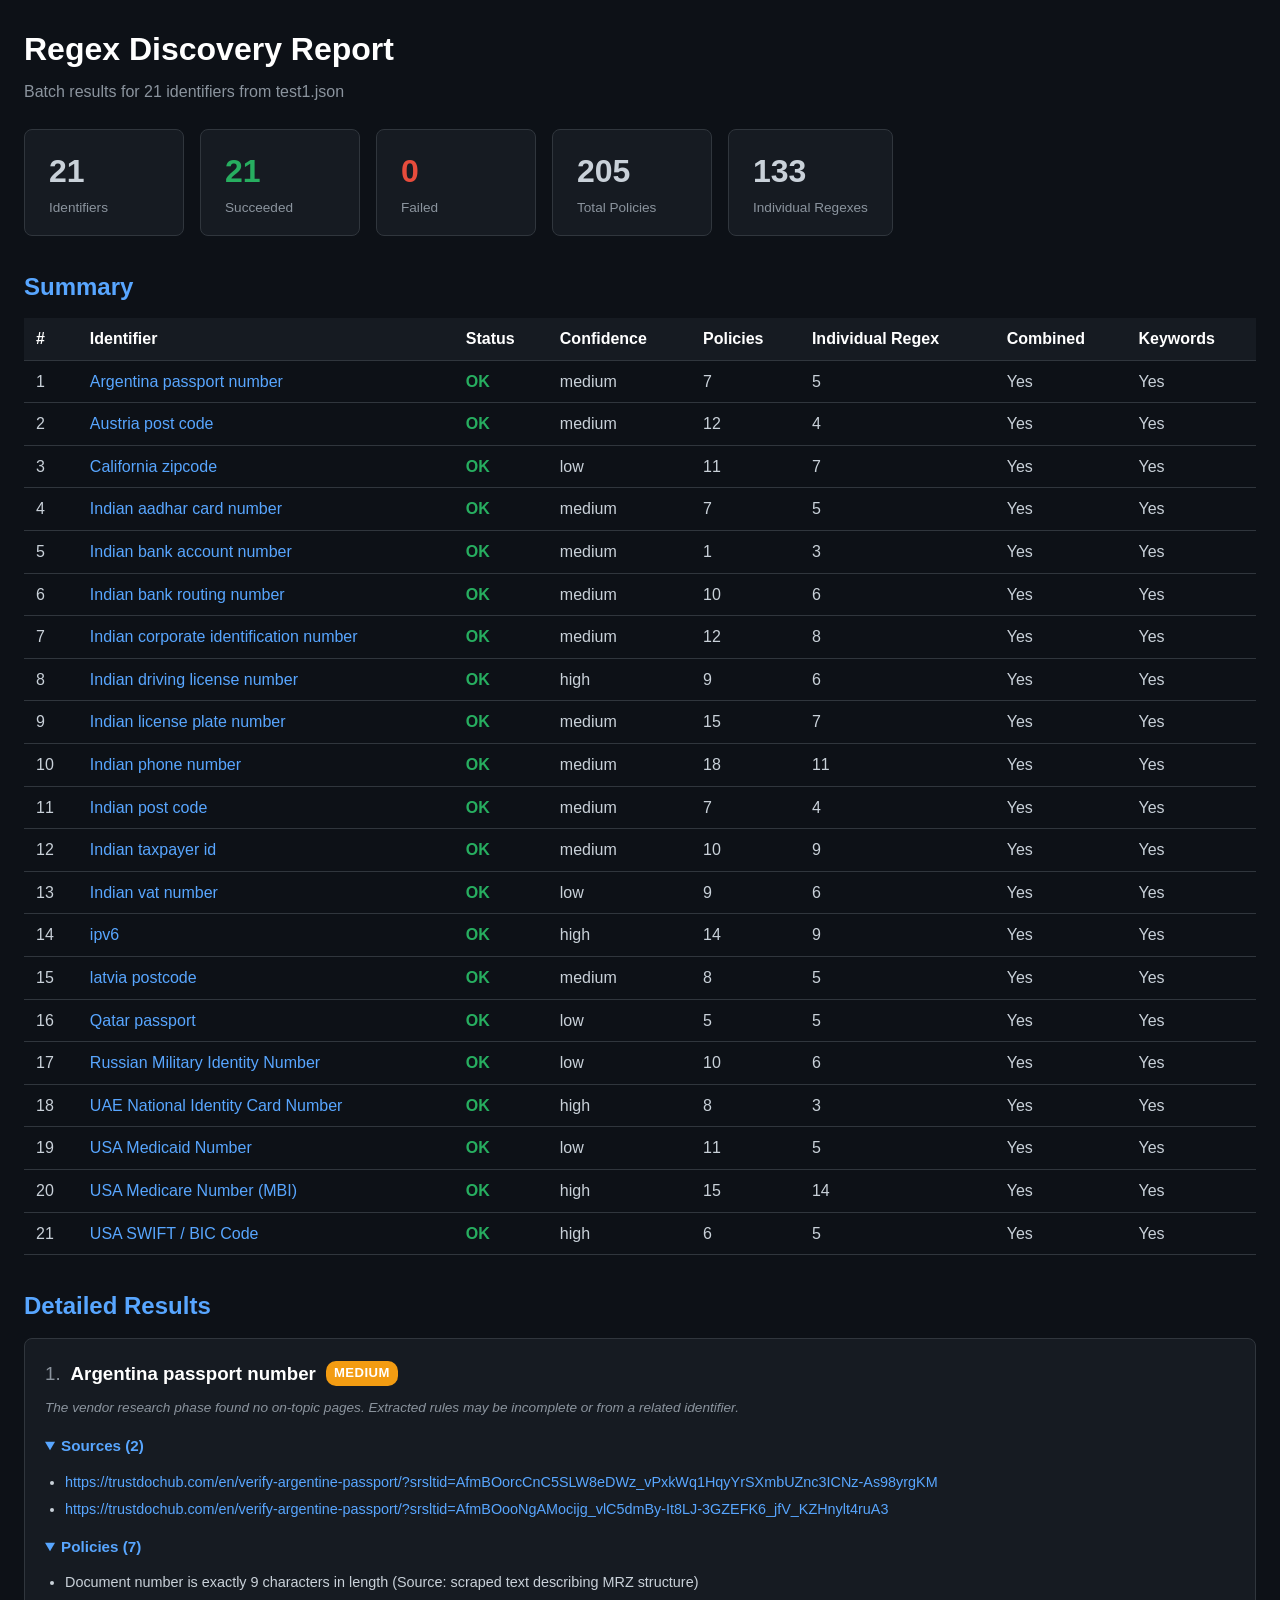
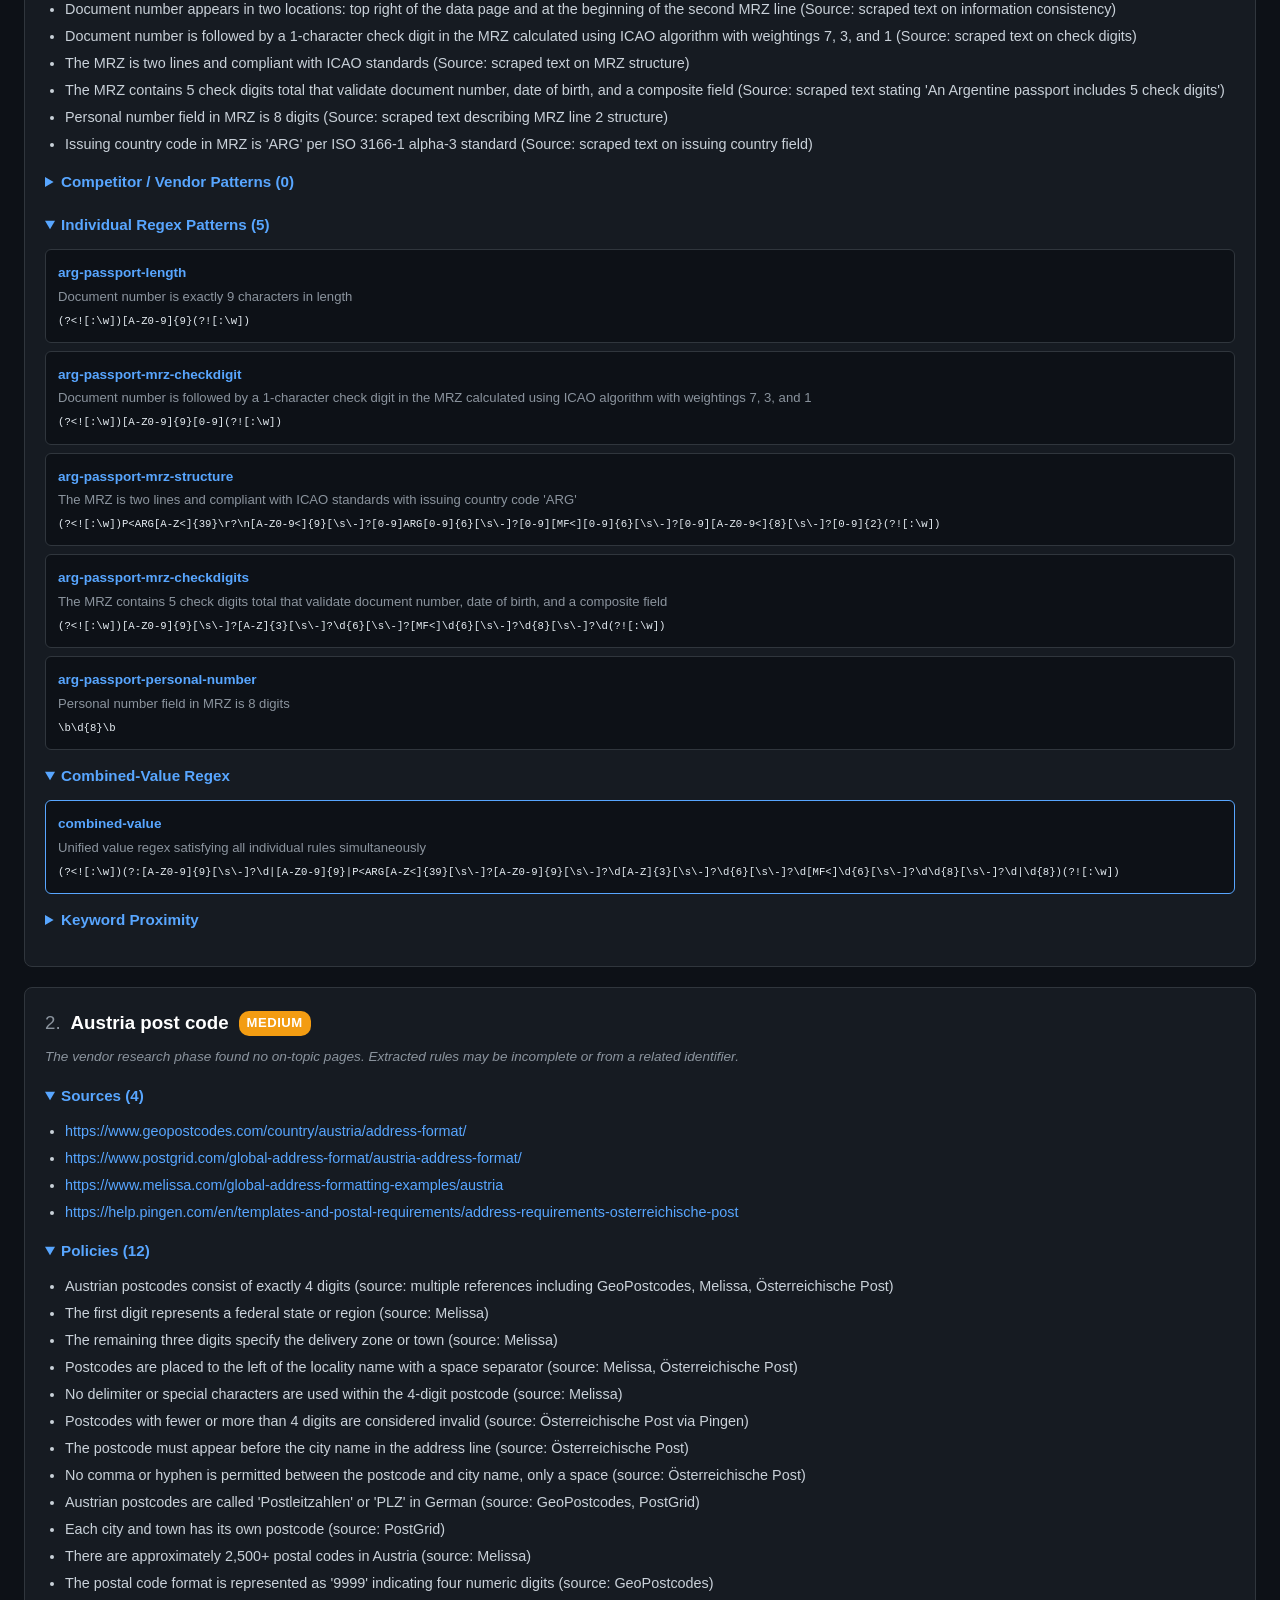
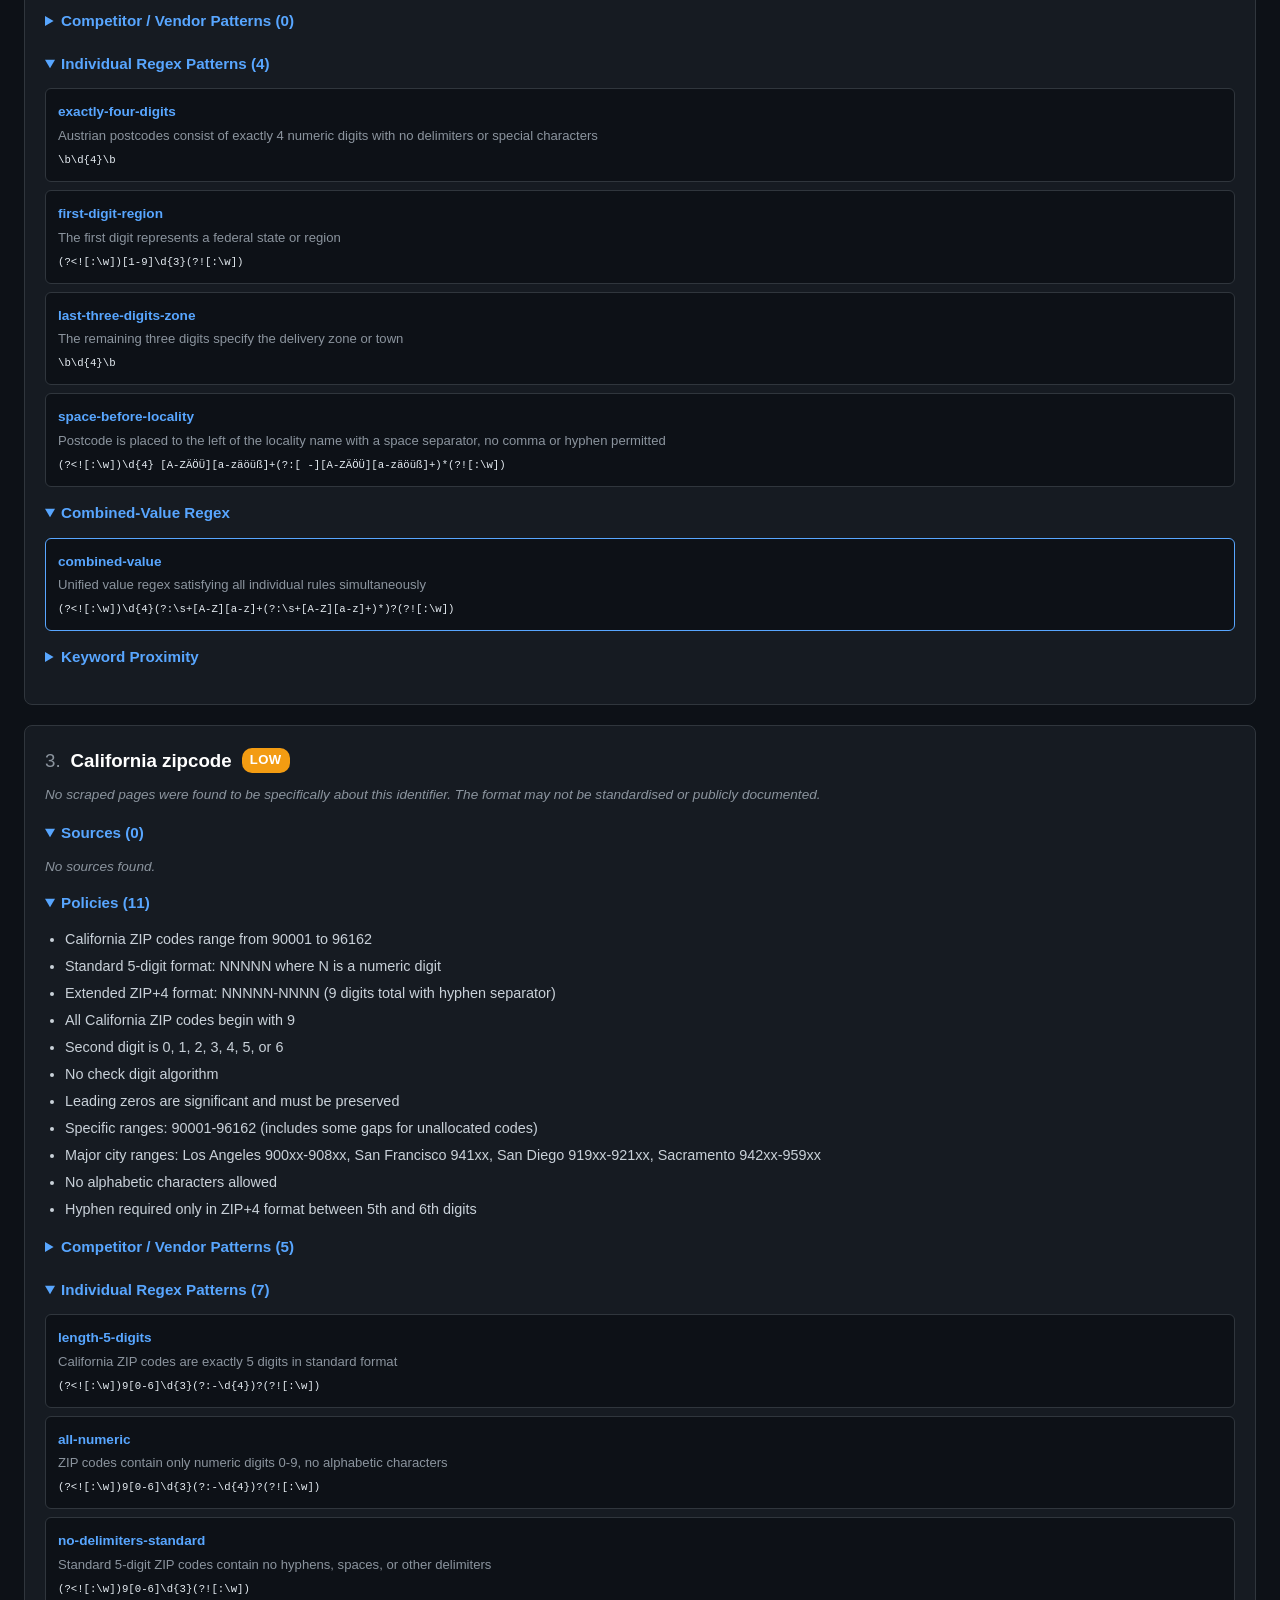
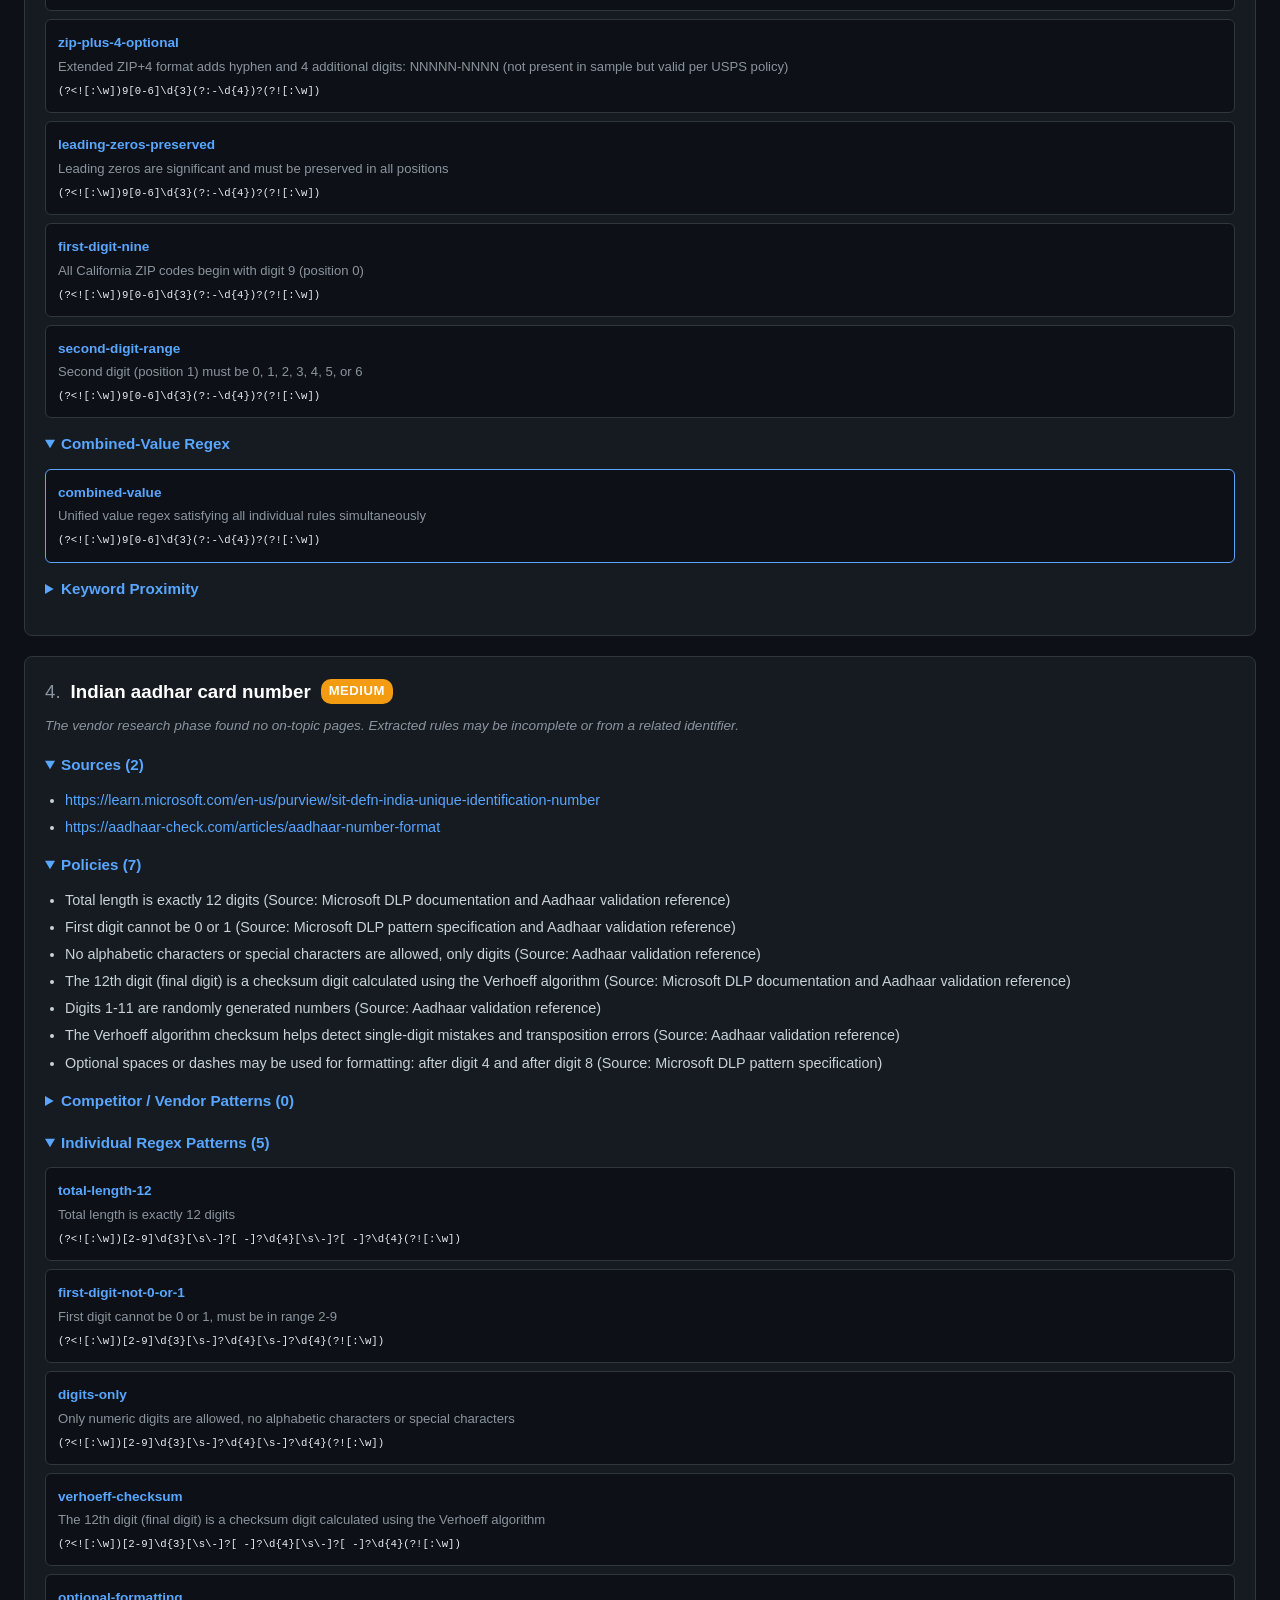
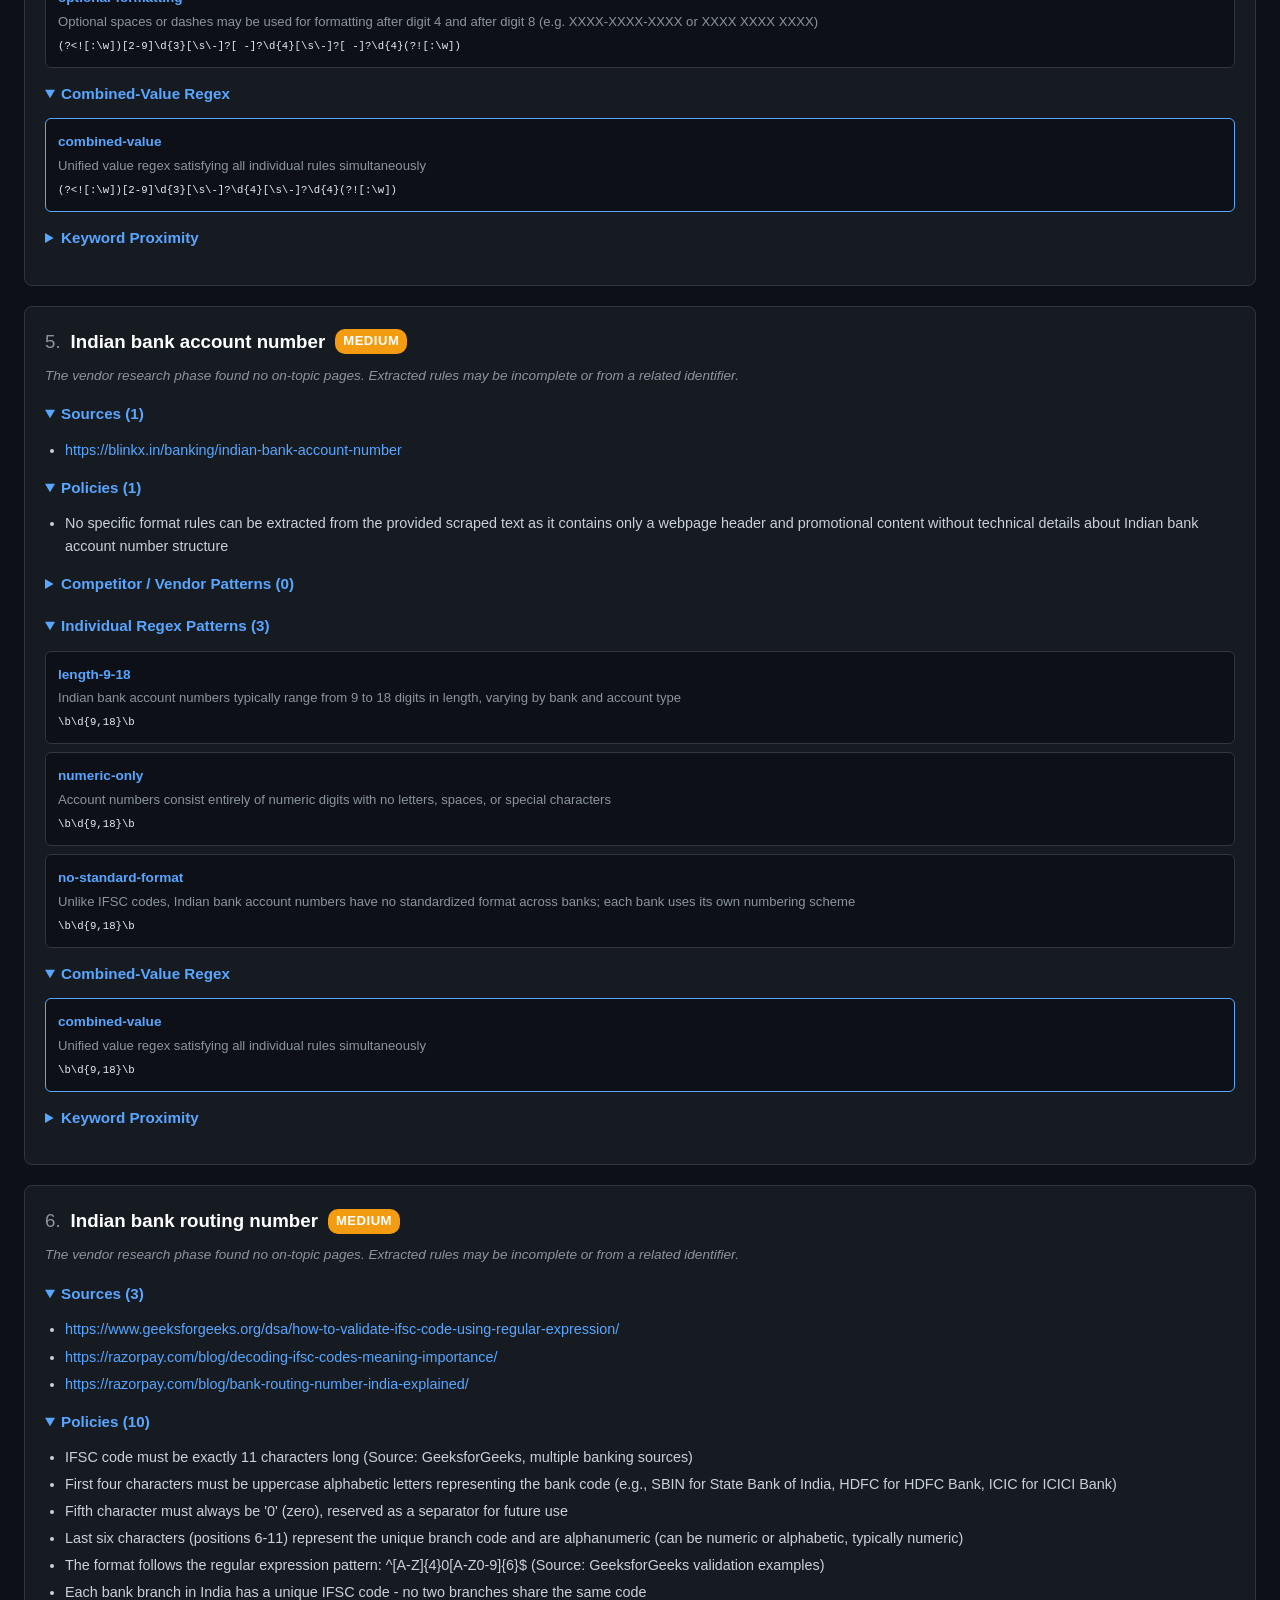
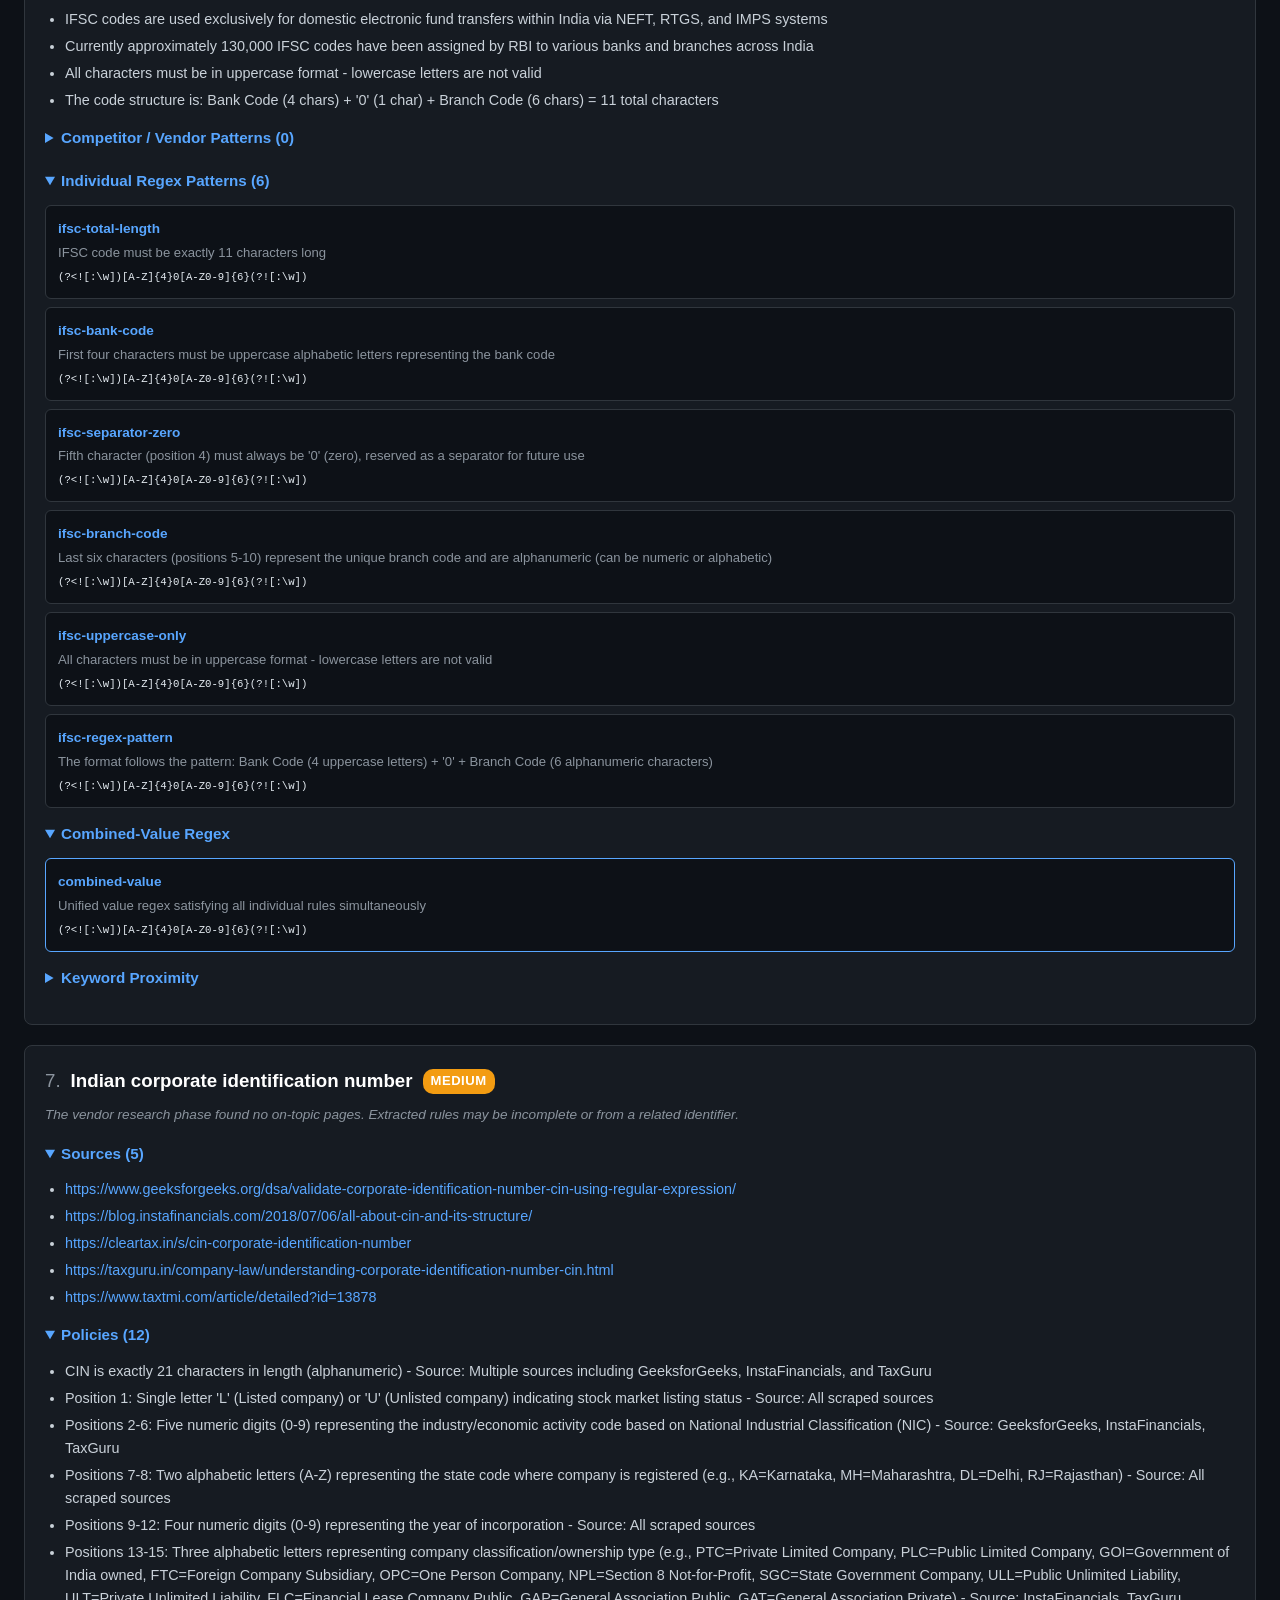
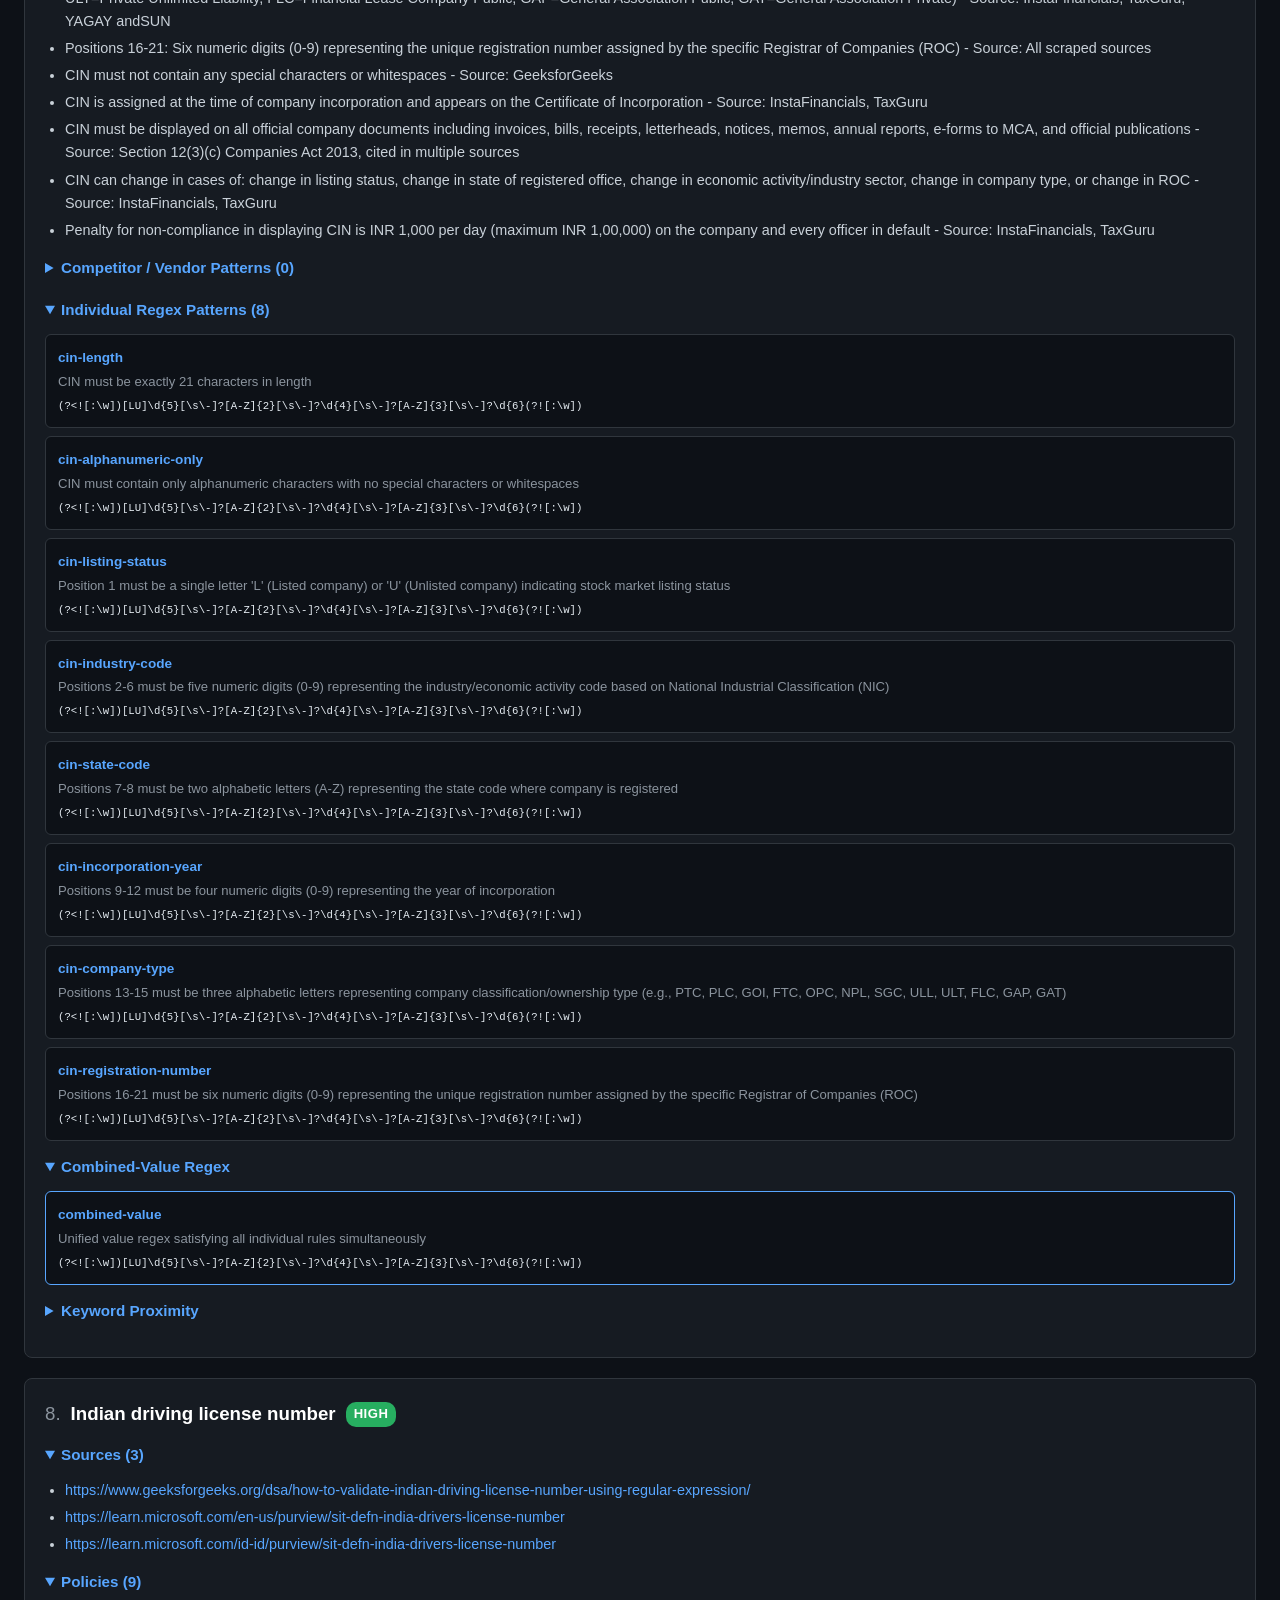
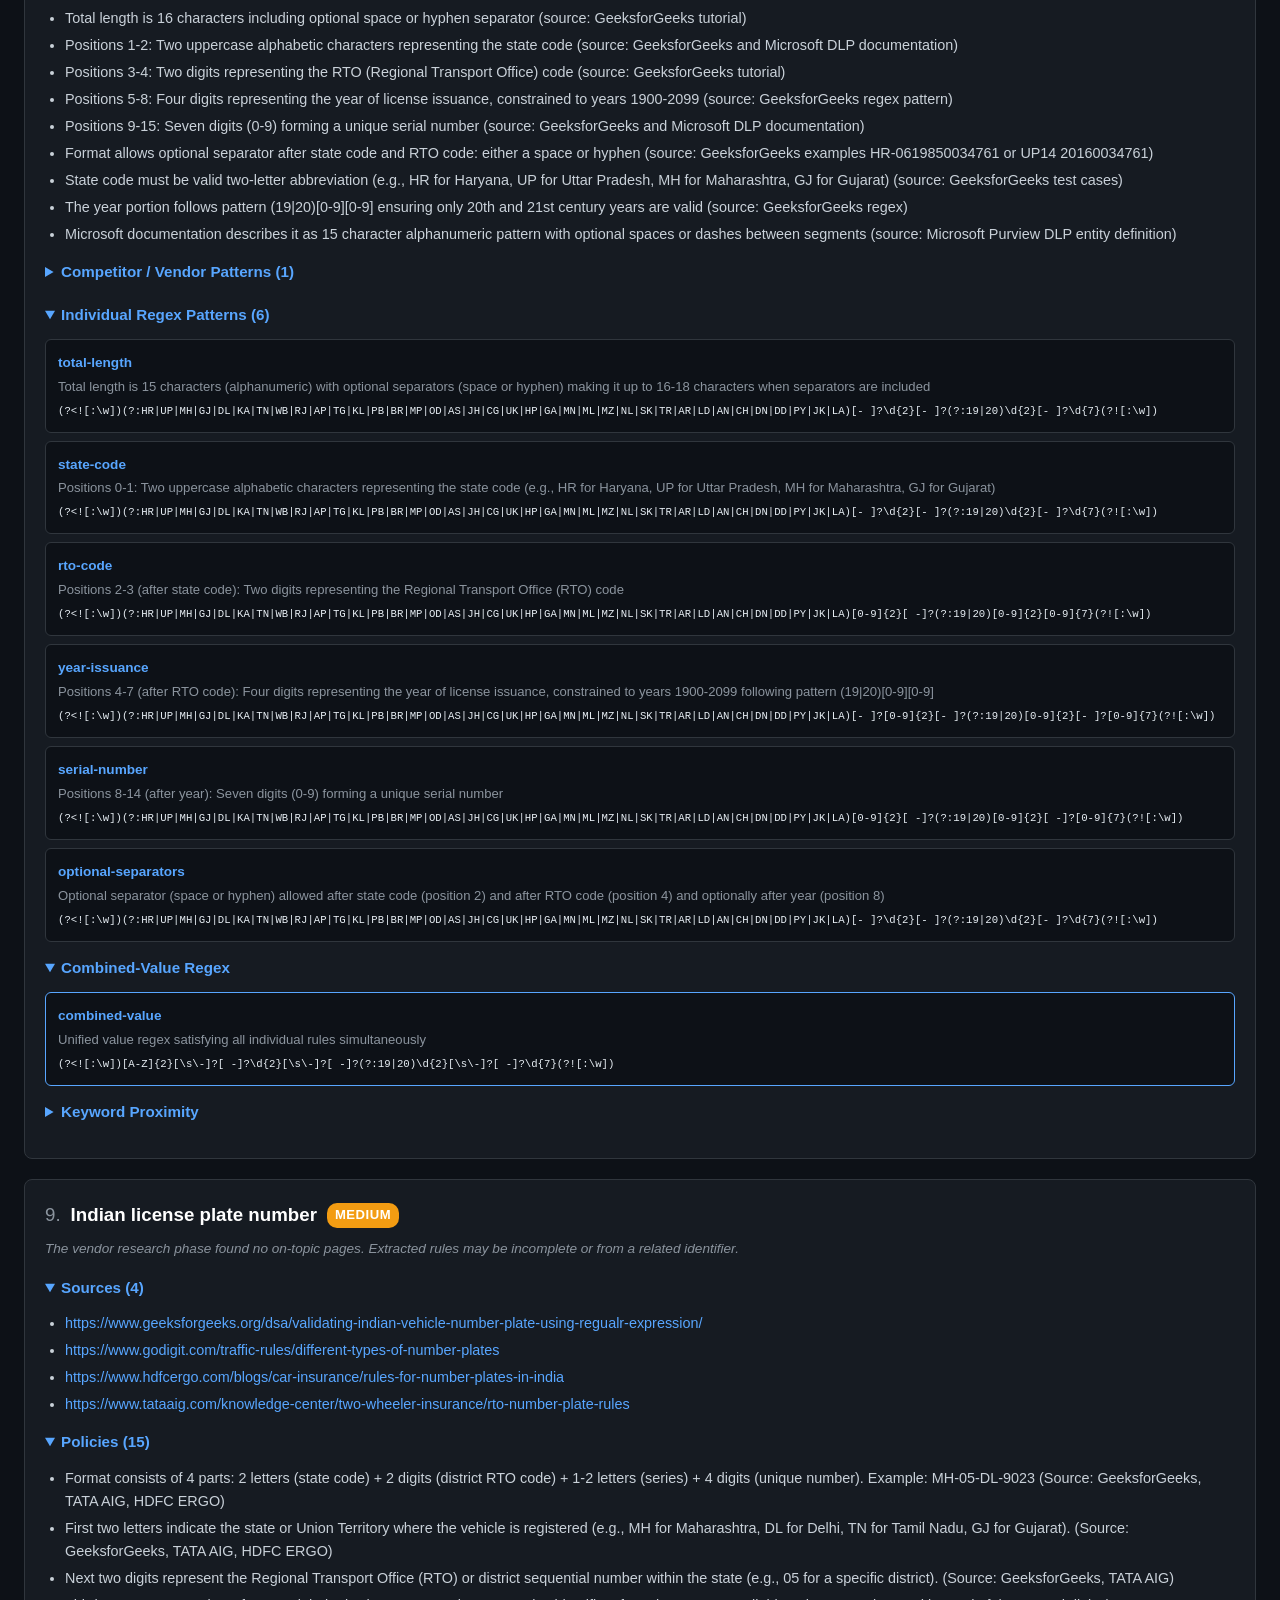
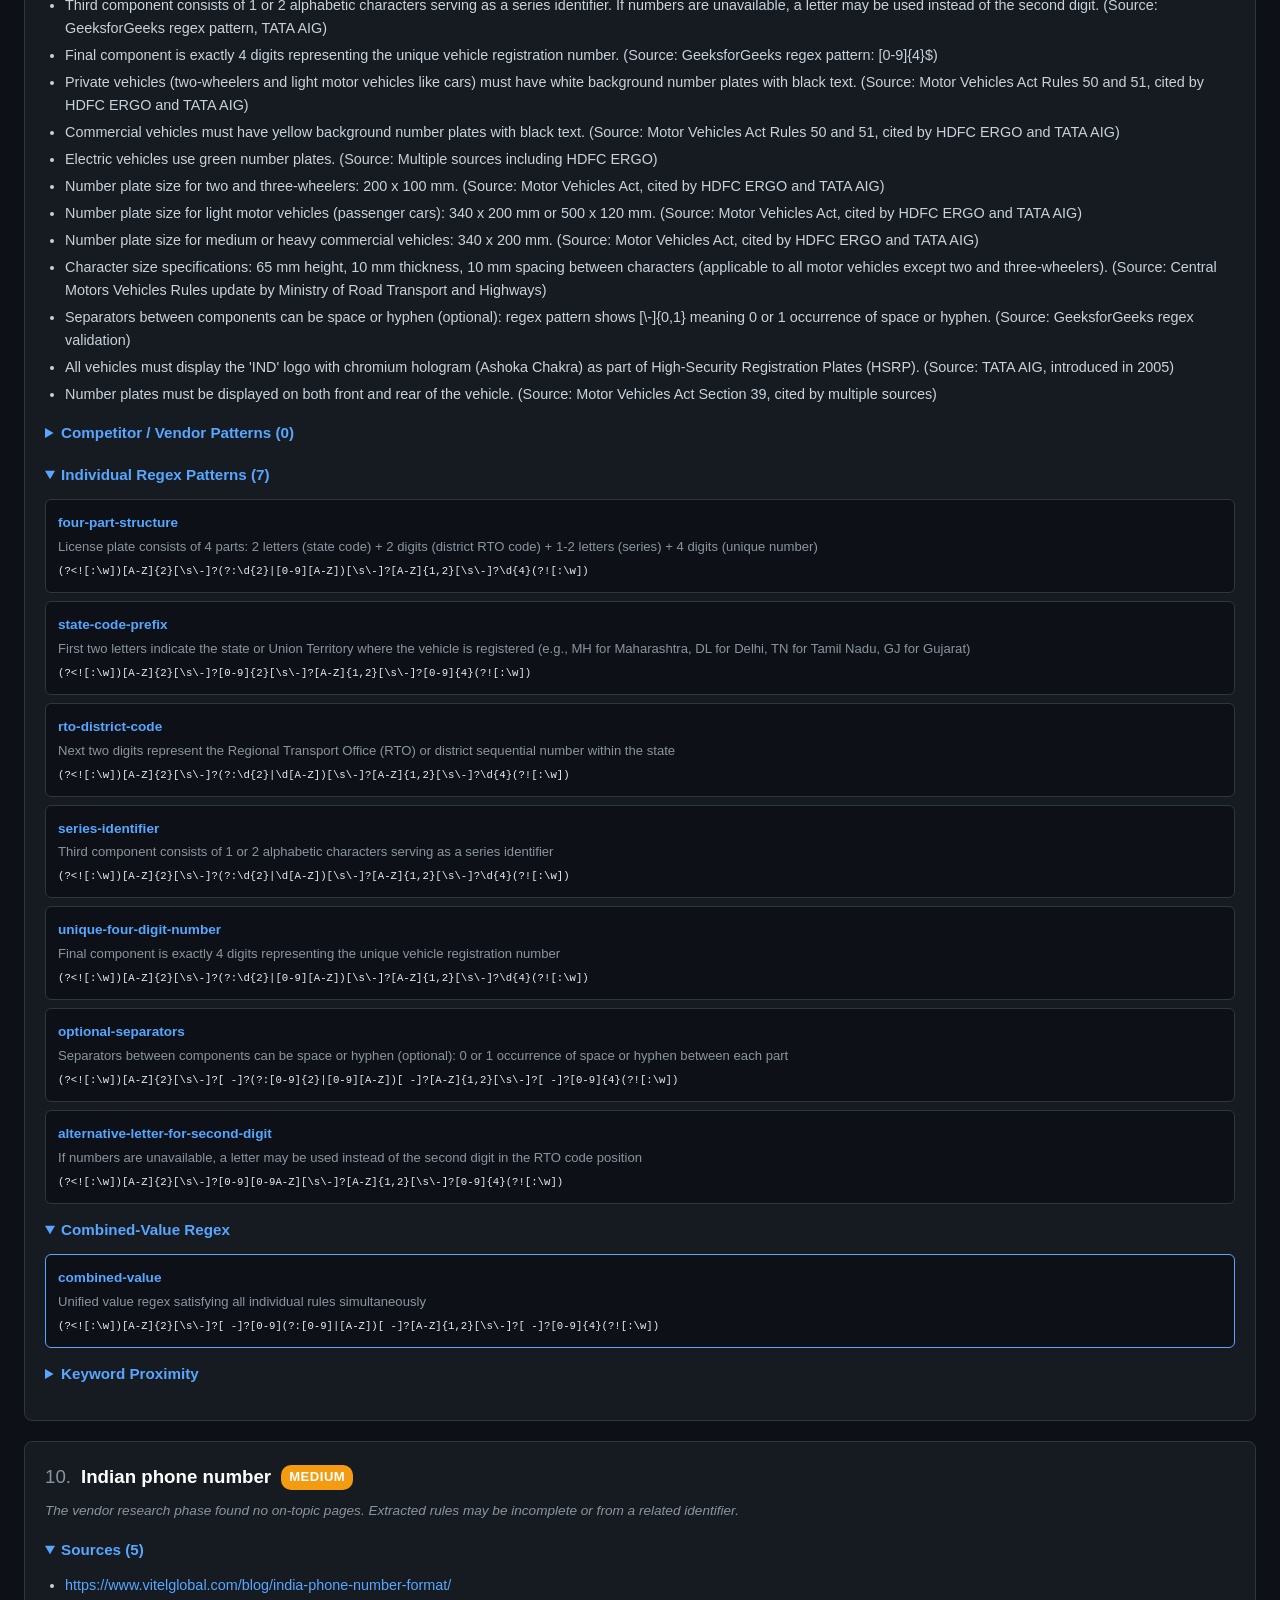
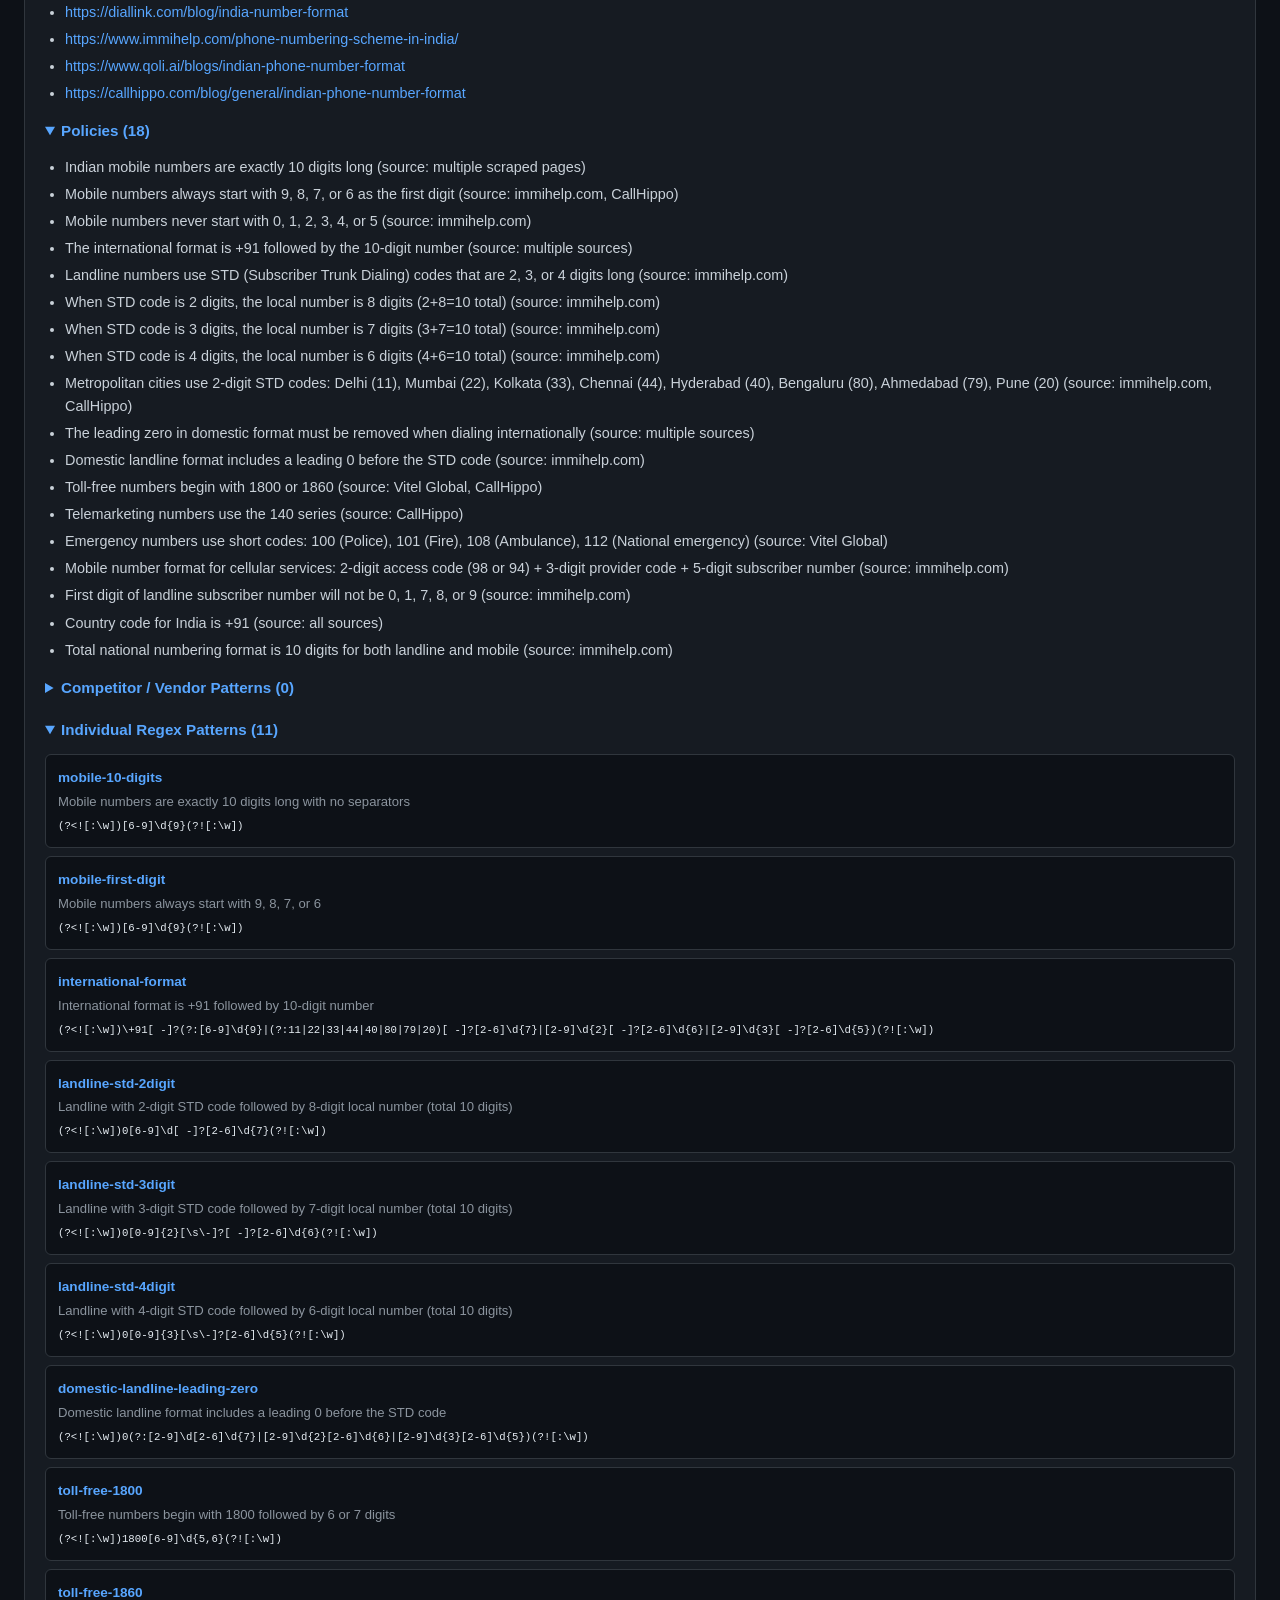
<file: test1_report.html>
<!DOCTYPE html>
<html lang="en">
<head>
<meta charset="utf-8">
<title>Regex Discovery Report — test1 batch</title>
<style>
  :root {
    --bg: #0d1117; --card: #161b22; --border: #30363d; --text: #c9d1d9;
    --accent: #58a6ff; --green: #27ae60; --red: #e74c3c; --orange: #f39c12;
    --yellow: #f1c40f; --muted: #8b949e;
  }
  * { box-sizing: border-box; margin: 0; padding: 0; }
  body {
    font-family: -apple-system, 'Segoe UI', Helvetica, Arial, sans-serif;
    background: var(--bg); color: var(--text); padding: 24px; line-height: 1.6;
  }
  h1 { color: #fff; margin-bottom: 4px; }
  h2 { color: var(--accent); margin: 32px 0 12px; }
  h3 { color: #fff; margin-bottom: 8px; display: flex; align-items: center; gap: 10px; flex-wrap: wrap; }
  .subtitle { color: var(--muted); margin-bottom: 24px; }
  a { color: var(--accent); text-decoration: none; }
  a:hover { text-decoration: underline; }

  .summary-cards { display: flex; gap: 16px; margin-bottom: 24px; flex-wrap: wrap; }
  .scard {
    background: var(--card); border: 1px solid var(--border); border-radius: 8px;
    padding: 16px 24px; min-width: 160px;
  }
  .scard .num { font-size: 2em; font-weight: 700; }
  .scard .lbl { color: var(--muted); font-size: .85em; }

  .summary-table { width: 100%; border-collapse: collapse; margin-bottom: 16px; }
  .summary-table th, .summary-table td {
    padding: 8px 12px; text-align: left; border-bottom: 1px solid var(--border);
  }
  .summary-table th { background: var(--card); color: #fff; font-weight: 600; }
  .ident { font-weight: 500; }
  .status-ok { color: var(--green); font-weight: 700; }
  .status-fail { color: var(--red); font-weight: 700; }
  .status-warn { color: var(--orange); font-weight: 700; }

  .detail-block {
    background: var(--card); border: 1px solid var(--border); border-radius: 8px;
    padding: 20px; margin-bottom: 20px;
  }
  .idx { color: var(--muted); font-weight: 400; }

  .badge {
    font-size: .7em; padding: 2px 8px; border-radius: 10px; font-weight: 700;
    text-transform: uppercase; letter-spacing: .5px;
  }
  .badge-high { background: var(--green); color: #fff; }
  .badge-med { background: var(--orange); color: #fff; }
  .badge-none { background: var(--red); color: #fff; }
  .conf-reason { color: var(--muted); font-size: .85em; margin-bottom: 12px; font-style: italic; }

  details { margin: 10px 0; }
  details summary {
    cursor: pointer; color: var(--accent); font-weight: 600; font-size: .95em;
    padding: 4px 0;
  }
  details summary:hover { text-decoration: underline; }

  .empty { color: var(--muted); font-style: italic; font-size: .85em; margin: 6px 0; }

  .source-list, .policy-list { margin: 8px 0 8px 20px; }
  .source-list li, .policy-list li { margin-bottom: 4px; font-size: .9em; }
  .source-list a { word-break: break-all; }

  .vendor-table { width: 100%; border-collapse: collapse; margin: 8px 0; }
  .vendor-table th, .vendor-table td {
    padding: 6px 10px; text-align: left; border-bottom: 1px solid var(--border); font-size: .85em;
  }
  .vendor-table th { background: #0d1117; color: #fff; }
  .vendor-table code { font-size: .82em; word-break: break-all; white-space: pre-wrap; }

  .regex-card {
    background: #0d1117; border: 1px solid var(--border); border-radius: 6px;
    padding: 12px; margin: 8px 0; overflow-x: auto;
  }
  .regex-card.combined { border-color: var(--accent); }
  .rule-id { font-weight: 700; color: var(--accent); font-size: .85em; margin-bottom: 2px; }
  .rule-desc { color: var(--muted); font-size: .82em; margin-bottom: 6px; }
  .regex-code {
    display: block; font-size: .82em; word-break: break-all; white-space: pre-wrap;
    color: #e6edf3; background: transparent; padding: 0;
  }

  .kw-block { margin: 8px 0; }
  .kw-tags { display: flex; flex-wrap: wrap; gap: 6px; margin-bottom: 8px; }
  .kw-tag {
    background: #21262d; border: 1px solid var(--border); border-radius: 12px;
    padding: 2px 10px; font-size: .8em; color: var(--text);
  }

  footer {
    margin-top: 40px; padding-top: 16px; border-top: 1px solid var(--border);
    color: #484f58; font-size: .8em;
  }
</style>
</head>
<body>

<h1>Regex Discovery Report</h1>
<p class="subtitle">Batch results for 21 identifiers from test1.json</p>

<div class="summary-cards">
  <div class="scard"><div class="num">21</div><div class="lbl">Identifiers</div></div>
  <div class="scard"><div class="num" style="color:var(--green)">21</div><div class="lbl">Succeeded</div></div>
  <div class="scard"><div class="num" style="color:var(--red)">0</div><div class="lbl">Failed</div></div>
  <div class="scard"><div class="num">205</div><div class="lbl">Total Policies</div></div>
  <div class="scard"><div class="num">133</div><div class="lbl">Individual Regexes</div></div>
</div>

<h2>Summary</h2>

    <table class="summary-table">
      <thead>
        <tr>
          <th>#</th><th>Identifier</th><th>Status</th><th>Confidence</th>
          <th>Policies</th><th>Individual Regex</th><th>Combined</th><th>Keywords</th>
        </tr>
      </thead>
      <tbody>
        <tr>
          <td>1</td>
          <td class="ident"><a href="#detail-1">Argentina passport number</a></td>
          <td><span class="status-ok">OK</span></td>
          <td>medium</td>
          <td>7</td>
          <td>5</td>
          <td>Yes</td>
          <td>Yes</td>
        </tr>
        <tr>
          <td>2</td>
          <td class="ident"><a href="#detail-2">Austria post code</a></td>
          <td><span class="status-ok">OK</span></td>
          <td>medium</td>
          <td>12</td>
          <td>4</td>
          <td>Yes</td>
          <td>Yes</td>
        </tr>
        <tr>
          <td>3</td>
          <td class="ident"><a href="#detail-3">California zipcode</a></td>
          <td><span class="status-ok">OK</span></td>
          <td>low</td>
          <td>11</td>
          <td>7</td>
          <td>Yes</td>
          <td>Yes</td>
        </tr>
        <tr>
          <td>4</td>
          <td class="ident"><a href="#detail-4">Indian aadhar card number</a></td>
          <td><span class="status-ok">OK</span></td>
          <td>medium</td>
          <td>7</td>
          <td>5</td>
          <td>Yes</td>
          <td>Yes</td>
        </tr>
        <tr>
          <td>5</td>
          <td class="ident"><a href="#detail-5">Indian bank account number</a></td>
          <td><span class="status-ok">OK</span></td>
          <td>medium</td>
          <td>1</td>
          <td>3</td>
          <td>Yes</td>
          <td>Yes</td>
        </tr>
        <tr>
          <td>6</td>
          <td class="ident"><a href="#detail-6">Indian bank routing number</a></td>
          <td><span class="status-ok">OK</span></td>
          <td>medium</td>
          <td>10</td>
          <td>6</td>
          <td>Yes</td>
          <td>Yes</td>
        </tr>
        <tr>
          <td>7</td>
          <td class="ident"><a href="#detail-7">Indian corporate identification number</a></td>
          <td><span class="status-ok">OK</span></td>
          <td>medium</td>
          <td>12</td>
          <td>8</td>
          <td>Yes</td>
          <td>Yes</td>
        </tr>
        <tr>
          <td>8</td>
          <td class="ident"><a href="#detail-8">Indian driving license number</a></td>
          <td><span class="status-ok">OK</span></td>
          <td>high</td>
          <td>9</td>
          <td>6</td>
          <td>Yes</td>
          <td>Yes</td>
        </tr>
        <tr>
          <td>9</td>
          <td class="ident"><a href="#detail-9">Indian license plate number</a></td>
          <td><span class="status-ok">OK</span></td>
          <td>medium</td>
          <td>15</td>
          <td>7</td>
          <td>Yes</td>
          <td>Yes</td>
        </tr>
        <tr>
          <td>10</td>
          <td class="ident"><a href="#detail-10">Indian phone number</a></td>
          <td><span class="status-ok">OK</span></td>
          <td>medium</td>
          <td>18</td>
          <td>11</td>
          <td>Yes</td>
          <td>Yes</td>
        </tr>
        <tr>
          <td>11</td>
          <td class="ident"><a href="#detail-11">Indian post code</a></td>
          <td><span class="status-ok">OK</span></td>
          <td>medium</td>
          <td>7</td>
          <td>4</td>
          <td>Yes</td>
          <td>Yes</td>
        </tr>
        <tr>
          <td>12</td>
          <td class="ident"><a href="#detail-12">Indian taxpayer id</a></td>
          <td><span class="status-ok">OK</span></td>
          <td>medium</td>
          <td>10</td>
          <td>9</td>
          <td>Yes</td>
          <td>Yes</td>
        </tr>
        <tr>
          <td>13</td>
          <td class="ident"><a href="#detail-13">Indian vat number</a></td>
          <td><span class="status-ok">OK</span></td>
          <td>low</td>
          <td>9</td>
          <td>6</td>
          <td>Yes</td>
          <td>Yes</td>
        </tr>
        <tr>
          <td>14</td>
          <td class="ident"><a href="#detail-14">ipv6</a></td>
          <td><span class="status-ok">OK</span></td>
          <td>high</td>
          <td>14</td>
          <td>9</td>
          <td>Yes</td>
          <td>Yes</td>
        </tr>
        <tr>
          <td>15</td>
          <td class="ident"><a href="#detail-15">latvia postcode</a></td>
          <td><span class="status-ok">OK</span></td>
          <td>medium</td>
          <td>8</td>
          <td>5</td>
          <td>Yes</td>
          <td>Yes</td>
        </tr>
        <tr>
          <td>16</td>
          <td class="ident"><a href="#detail-16">Qatar passport</a></td>
          <td><span class="status-ok">OK</span></td>
          <td>low</td>
          <td>5</td>
          <td>5</td>
          <td>Yes</td>
          <td>Yes</td>
        </tr>
        <tr>
          <td>17</td>
          <td class="ident"><a href="#detail-17">Russian Military Identity Number</a></td>
          <td><span class="status-ok">OK</span></td>
          <td>low</td>
          <td>10</td>
          <td>6</td>
          <td>Yes</td>
          <td>Yes</td>
        </tr>
        <tr>
          <td>18</td>
          <td class="ident"><a href="#detail-18">UAE National Identity Card Number</a></td>
          <td><span class="status-ok">OK</span></td>
          <td>high</td>
          <td>8</td>
          <td>3</td>
          <td>Yes</td>
          <td>Yes</td>
        </tr>
        <tr>
          <td>19</td>
          <td class="ident"><a href="#detail-19">USA Medicaid Number</a></td>
          <td><span class="status-ok">OK</span></td>
          <td>low</td>
          <td>11</td>
          <td>5</td>
          <td>Yes</td>
          <td>Yes</td>
        </tr>
        <tr>
          <td>20</td>
          <td class="ident"><a href="#detail-20">USA Medicare Number (MBI)</a></td>
          <td><span class="status-ok">OK</span></td>
          <td>high</td>
          <td>15</td>
          <td>14</td>
          <td>Yes</td>
          <td>Yes</td>
        </tr>
        <tr>
          <td>21</td>
          <td class="ident"><a href="#detail-21">USA SWIFT / BIC Code</a></td>
          <td><span class="status-ok">OK</span></td>
          <td>high</td>
          <td>6</td>
          <td>5</td>
          <td>Yes</td>
          <td>Yes</td>
        </tr></tbody>
    </table>

<h2>Detailed Results</h2>

    <div class="detail-block" id="detail-1">
      <h3>
        <span class="idx">1.</span> Argentina passport number
        <span class="badge badge-med">medium</span>
      </h3>
      <p class="conf-reason">The vendor research phase found no on-topic pages. Extracted rules may be incomplete or from a related identifier.</p>

      <details open>
        <summary>Sources (2)</summary>
        <ul class='source-list'><li><a href="https://trustdochub.com/en/verify-argentine-passport/?srsltid=AfmBOorcCnC5SLW8eDWz_vPxkWq1HqyYrSXmbUZnc3ICNz-As98yrgKM" target="_blank" rel="noopener noreferrer">https://trustdochub.com/en/verify-argentine-passport/?srsltid=AfmBOorcCnC5SLW8eDWz_vPxkWq1HqyYrSXmbUZnc3ICNz-As98yrgKM</a></li>
<li><a href="https://trustdochub.com/en/verify-argentine-passport/?srsltid=AfmBOooNgAMocijg_vlC5dmBy-It8LJ-3GZEFK6_jfV_KZHnylt4ruA3" target="_blank" rel="noopener noreferrer">https://trustdochub.com/en/verify-argentine-passport/?srsltid=AfmBOooNgAMocijg_vlC5dmBy-It8LJ-3GZEFK6_jfV_KZHnylt4ruA3</a></li>
</ul>
      </details>

      <details open>
        <summary>Policies (7)</summary>
        <ul class='policy-list'><li>Document number is exactly 9 characters in length (Source: scraped text describing MRZ structure)</li>
<li>Document number appears in two locations: top right of the data page and at the beginning of the second MRZ line (Source: scraped text on information consistency)</li>
<li>Document number is followed by a 1-character check digit in the MRZ calculated using ICAO algorithm with weightings 7, 3, and 1 (Source: scraped text on check digits)</li>
<li>The MRZ is two lines and compliant with ICAO standards (Source: scraped text on MRZ structure)</li>
<li>The MRZ contains 5 check digits total that validate document number, date of birth, and a composite field (Source: scraped text stating &#x27;An Argentine passport includes 5 check digits&#x27;)</li>
<li>Personal number field in MRZ is 8 digits (Source: scraped text describing MRZ line 2 structure)</li>
<li>Issuing country code in MRZ is &#x27;ARG&#x27; per ISO 3166-1 alpha-3 standard (Source: scraped text on issuing country field)</li>
</ul>
      </details>

      <details>
        <summary>Competitor / Vendor Patterns (0)</summary>
        <p class="empty">No competitor / vendor patterns found.</p>
      </details>

      <details open>
        <summary>Individual Regex Patterns (5)</summary>
        
        <div class="regex-card">
          <div class="rule-id">arg-passport-length</div>
          <div class="rule-desc">Document number is exactly 9 characters in length</div>
          <code class="regex-code">(?&lt;![:\w])[A-Z0-9]{9}(?![:\w])</code>
        </div>
        <div class="regex-card">
          <div class="rule-id">arg-passport-mrz-checkdigit</div>
          <div class="rule-desc">Document number is followed by a 1-character check digit in the MRZ calculated using ICAO algorithm with weightings 7, 3, and 1</div>
          <code class="regex-code">(?&lt;![:\w])[A-Z0-9]{9}[0-9](?![:\w])</code>
        </div>
        <div class="regex-card">
          <div class="rule-id">arg-passport-mrz-structure</div>
          <div class="rule-desc">The MRZ is two lines and compliant with ICAO standards with issuing country code &#x27;ARG&#x27;</div>
          <code class="regex-code">(?&lt;![:\w])P&lt;ARG[A-Z&lt;]{39}\r?\n[A-Z0-9&lt;]{9}[\s\-]?[0-9]ARG[0-9]{6}[\s\-]?[0-9][MF&lt;][0-9]{6}[\s\-]?[0-9][A-Z0-9&lt;]{8}[\s\-]?[0-9]{2}(?![:\w])</code>
        </div>
        <div class="regex-card">
          <div class="rule-id">arg-passport-mrz-checkdigits</div>
          <div class="rule-desc">The MRZ contains 5 check digits total that validate document number, date of birth, and a composite field</div>
          <code class="regex-code">(?&lt;![:\w])[A-Z0-9]{9}[\s\-]?[A-Z]{3}[\s\-]?\d{6}[\s\-]?[MF&lt;]\d{6}[\s\-]?\d{8}[\s\-]?\d(?![:\w])</code>
        </div>
        <div class="regex-card">
          <div class="rule-id">arg-passport-personal-number</div>
          <div class="rule-desc">Personal number field in MRZ is 8 digits</div>
          <code class="regex-code">\b\d{8}\b</code>
        </div>
      </details>

      <details open>
        <summary>Combined-Value Regex</summary>
        
    <div class="regex-card combined">
      <div class="rule-id">combined-value</div>
      <div class="rule-desc">Unified value regex satisfying all individual rules simultaneously</div>
      <code class="regex-code">(?&lt;![:\w])(?:[A-Z0-9]{9}[\s\-]?\d|[A-Z0-9]{9}|P&lt;ARG[A-Z&lt;]{39}[\s\-]?[A-Z0-9]{9}[\s\-]?\d[A-Z]{3}[\s\-]?\d{6}[\s\-]?\d[MF&lt;]\d{6}[\s\-]?\d\d{8}[\s\-]?\d|\d{8})(?![:\w])</code>
    </div>
      </details>

      <details>
        <summary>Keyword Proximity</summary>
        
    <div class="kw-block">
      <div class="kw-tags"><span class="kw-tag">pasaporte argentino</span> <span class="kw-tag">pasaporte de Argentina</span> <span class="kw-tag">Documento Nacional de Identidad</span> <span class="kw-tag">Dirección Nacional de Migraciones</span> <span class="kw-tag">número de pasaporte</span> <span class="kw-tag">número de documento</span> <span class="kw-tag">DNM Argentina</span> <span class="kw-tag">RENAPER</span> <span class="kw-tag">Registro Nacional de las Personas</span> <span class="kw-tag">documento de viaje</span> <span class="kw-tag">identificación argentina</span> <span class="kw-tag">Argentina passport</span> <span class="kw-tag">Argentine passport</span> <span class="kw-tag">Argentina travel document</span> <span class="kw-tag">passport ARG</span> <span class="kw-tag">MRZ Argentina</span> </div>
      <code class="regex-code">(?i)(?:pasaporte argentino|pasaporte de Argentina|Documento Nacional de Identidad|Direcci[oó]n Nacional de Migraciones|n[uú]mero de pasaporte|n[uú]mero de documento|DNM Argentina|RENAPER|Registro Nacional de las Personas|documento de viaje|identificaci[oó]n argentina|Argentina passport|Argentine passport|Argentina travel document|passport ARG|MRZ Argentina)</code>
    </div>
      </details>
    </div>
    <div class="detail-block" id="detail-2">
      <h3>
        <span class="idx">2.</span> Austria post code
        <span class="badge badge-med">medium</span>
      </h3>
      <p class="conf-reason">The vendor research phase found no on-topic pages. Extracted rules may be incomplete or from a related identifier.</p>

      <details open>
        <summary>Sources (4)</summary>
        <ul class='source-list'><li><a href="https://www.geopostcodes.com/country/austria/address-format/" target="_blank" rel="noopener noreferrer">https://www.geopostcodes.com/country/austria/address-format/</a></li>
<li><a href="https://www.postgrid.com/global-address-format/austria-address-format/" target="_blank" rel="noopener noreferrer">https://www.postgrid.com/global-address-format/austria-address-format/</a></li>
<li><a href="https://www.melissa.com/global-address-formatting-examples/austria" target="_blank" rel="noopener noreferrer">https://www.melissa.com/global-address-formatting-examples/austria</a></li>
<li><a href="https://help.pingen.com/en/templates-and-postal-requirements/address-requirements-osterreichische-post" target="_blank" rel="noopener noreferrer">https://help.pingen.com/en/templates-and-postal-requirements/address-requirements-osterreichische-post</a></li>
</ul>
      </details>

      <details open>
        <summary>Policies (12)</summary>
        <ul class='policy-list'><li>Austrian postcodes consist of exactly 4 digits (source: multiple references including GeoPostcodes, Melissa, Österreichische Post)</li>
<li>The first digit represents a federal state or region (source: Melissa)</li>
<li>The remaining three digits specify the delivery zone or town (source: Melissa)</li>
<li>Postcodes are placed to the left of the locality name with a space separator (source: Melissa, Österreichische Post)</li>
<li>No delimiter or special characters are used within the 4-digit postcode (source: Melissa)</li>
<li>Postcodes with fewer or more than 4 digits are considered invalid (source: Österreichische Post via Pingen)</li>
<li>The postcode must appear before the city name in the address line (source: Österreichische Post)</li>
<li>No comma or hyphen is permitted between the postcode and city name, only a space (source: Österreichische Post)</li>
<li>Austrian postcodes are called &#x27;Postleitzahlen&#x27; or &#x27;PLZ&#x27; in German (source: GeoPostcodes, PostGrid)</li>
<li>Each city and town has its own postcode (source: PostGrid)</li>
<li>There are approximately 2,500+ postal codes in Austria (source: Melissa)</li>
<li>The postal code format is represented as &#x27;9999&#x27; indicating four numeric digits (source: GeoPostcodes)</li>
</ul>
      </details>

      <details>
        <summary>Competitor / Vendor Patterns (0)</summary>
        <p class="empty">No competitor / vendor patterns found.</p>
      </details>

      <details open>
        <summary>Individual Regex Patterns (4)</summary>
        
        <div class="regex-card">
          <div class="rule-id">exactly-four-digits</div>
          <div class="rule-desc">Austrian postcodes consist of exactly 4 numeric digits with no delimiters or special characters</div>
          <code class="regex-code">\b\d{4}\b</code>
        </div>
        <div class="regex-card">
          <div class="rule-id">first-digit-region</div>
          <div class="rule-desc">The first digit represents a federal state or region</div>
          <code class="regex-code">(?&lt;![:\w])[1-9]\d{3}(?![:\w])</code>
        </div>
        <div class="regex-card">
          <div class="rule-id">last-three-digits-zone</div>
          <div class="rule-desc">The remaining three digits specify the delivery zone or town</div>
          <code class="regex-code">\b\d{4}\b</code>
        </div>
        <div class="regex-card">
          <div class="rule-id">space-before-locality</div>
          <div class="rule-desc">Postcode is placed to the left of the locality name with a space separator, no comma or hyphen permitted</div>
          <code class="regex-code">(?&lt;![:\w])\d{4} [A-ZÄÖÜ][a-zäöüß]+(?:[ -][A-ZÄÖÜ][a-zäöüß]+)*(?![:\w])</code>
        </div>
      </details>

      <details open>
        <summary>Combined-Value Regex</summary>
        
    <div class="regex-card combined">
      <div class="rule-id">combined-value</div>
      <div class="rule-desc">Unified value regex satisfying all individual rules simultaneously</div>
      <code class="regex-code">(?&lt;![:\w])\d{4}(?:\s+[A-Z][a-z]+(?:\s+[A-Z][a-z]+)*)?(?![:\w])</code>
    </div>
      </details>

      <details>
        <summary>Keyword Proximity</summary>
        
    <div class="kw-block">
      <div class="kw-tags"><span class="kw-tag">Postleitzahl</span> <span class="kw-tag">Postleitzahlen</span> <span class="kw-tag">PLZ</span> <span class="kw-tag">österreichische Post</span> <span class="kw-tag">Österreichische Post</span> <span class="kw-tag">Austrian postcode</span> <span class="kw-tag">Austrian postal code</span> <span class="kw-tag">Austria postcode</span> <span class="kw-tag">Austria postal code</span> <span class="kw-tag">Zustellzone</span> <span class="kw-tag">Lieferadresse</span> <span class="kw-tag">Postadresse</span> <span class="kw-tag">Versandadresse</span> <span class="kw-tag">Empfängeradresse</span> <span class="kw-tag">Absenderadresse</span> </div>
      <code class="regex-code">(?i)(?:Postleitzahl|Postleitzahlen|PLZ|[oö]sterreichische Post|[OÖ]sterreichische Post|Austrian postcode|Austrian postal code|Austria postcode|Austria postal code|Zustellzone|Lieferadresse|Postadresse|Versandadresse|Empf[aä]ngeradresse|Absenderadresse)</code>
    </div>
      </details>
    </div>
    <div class="detail-block" id="detail-3">
      <h3>
        <span class="idx">3.</span> California zipcode
        <span class="badge badge-med">low</span>
      </h3>
      <p class="conf-reason">No scraped pages were found to be specifically about this identifier. The format may not be standardised or publicly documented.</p>

      <details open>
        <summary>Sources (0)</summary>
        <p class="empty">No sources found.</p>
      </details>

      <details open>
        <summary>Policies (11)</summary>
        <ul class='policy-list'><li>California ZIP codes range from 90001 to 96162</li>
<li>Standard 5-digit format: NNNNN where N is a numeric digit</li>
<li>Extended ZIP+4 format: NNNNN-NNNN (9 digits total with hyphen separator)</li>
<li>All California ZIP codes begin with 9</li>
<li>Second digit is 0, 1, 2, 3, 4, 5, or 6</li>
<li>No check digit algorithm</li>
<li>Leading zeros are significant and must be preserved</li>
<li>Specific ranges: 90001-96162 (includes some gaps for unallocated codes)</li>
<li>Major city ranges: Los Angeles 900xx-908xx, San Francisco 941xx, San Diego 919xx-921xx, Sacramento 942xx-959xx</li>
<li>No alphabetic characters allowed</li>
<li>Hyphen required only in ZIP+4 format between 5th and 6th digits</li>
</ul>
      </details>

      <details>
        <summary>Competitor / Vendor Patterns (5)</summary>
        
    <table class="vendor-table">
      <thead><tr><th>Source / Vendor</th><th>Pattern</th></tr></thead>
      <tbody>
            <tr>
              <td>Microsoft Purview</td>
              <td><code>\b(9[0-6]\d{3})(?:-\d{4})?\b</code></td>
            </tr>
            <tr>
              <td>Netskope</td>
              <td><code>\b9[0-6][0-9]{3}\b</code></td>
            </tr>
            <tr>
              <td>Broadcom/Symantec</td>
              <td><code>\b9[0-6]\d{3}(-\d{4})?\b</code></td>
            </tr>
            <tr>
              <td>Zscaler</td>
              <td><code>{&quot;vendor&quot;: &quot;Zscaler&quot;, &quot;regex&quot;: null, &quot;keywords&quot;: [&quot;zip&quot;, &quot;zipcode&quot;, &quot;postal&quot;, &quot;California&quot;, &quot;CA&quot;, &quot;address&quot;], &quot;rules&quot;: [&quot;Uses predefined dictionaries of valid California ZIP codes&quot;, &quot;Context-aware detection with address patterns&quot;, &quot;May combine with other PII elements for classification&quot;]}</code></td>
            </tr>
            <tr>
              <td>Forcepoint</td>
              <td><code>\b9[0-6][0-9]{3}\b</code></td>
            </tr></tbody>
    </table>
      </details>

      <details open>
        <summary>Individual Regex Patterns (7)</summary>
        
        <div class="regex-card">
          <div class="rule-id">length-5-digits</div>
          <div class="rule-desc">California ZIP codes are exactly 5 digits in standard format</div>
          <code class="regex-code">(?&lt;![:\w])9[0-6]\d{3}(?:-\d{4})?(?![:\w])</code>
        </div>
        <div class="regex-card">
          <div class="rule-id">all-numeric</div>
          <div class="rule-desc">ZIP codes contain only numeric digits 0-9, no alphabetic characters</div>
          <code class="regex-code">(?&lt;![:\w])9[0-6]\d{3}(?:-\d{4})?(?![:\w])</code>
        </div>
        <div class="regex-card">
          <div class="rule-id">no-delimiters-standard</div>
          <div class="rule-desc">Standard 5-digit ZIP codes contain no hyphens, spaces, or other delimiters</div>
          <code class="regex-code">(?&lt;![:\w])9[0-6]\d{3}(?![:\w])</code>
        </div>
        <div class="regex-card">
          <div class="rule-id">zip-plus-4-optional</div>
          <div class="rule-desc">Extended ZIP+4 format adds hyphen and 4 additional digits: NNNNN-NNNN (not present in sample but valid per USPS policy)</div>
          <code class="regex-code">(?&lt;![:\w])9[0-6]\d{3}(?:-\d{4})?(?![:\w])</code>
        </div>
        <div class="regex-card">
          <div class="rule-id">leading-zeros-preserved</div>
          <div class="rule-desc">Leading zeros are significant and must be preserved in all positions</div>
          <code class="regex-code">(?&lt;![:\w])9[0-6]\d{3}(?:-\d{4})?(?![:\w])</code>
        </div>
        <div class="regex-card">
          <div class="rule-id">first-digit-nine</div>
          <div class="rule-desc">All California ZIP codes begin with digit 9 (position 0)</div>
          <code class="regex-code">(?&lt;![:\w])9[0-6]\d{3}(?:-\d{4})?(?![:\w])</code>
        </div>
        <div class="regex-card">
          <div class="rule-id">second-digit-range</div>
          <div class="rule-desc">Second digit (position 1) must be 0, 1, 2, 3, 4, 5, or 6</div>
          <code class="regex-code">(?&lt;![:\w])9[0-6]\d{3}(?:-\d{4})?(?![:\w])</code>
        </div>
      </details>

      <details open>
        <summary>Combined-Value Regex</summary>
        
    <div class="regex-card combined">
      <div class="rule-id">combined-value</div>
      <div class="rule-desc">Unified value regex satisfying all individual rules simultaneously</div>
      <code class="regex-code">(?&lt;![:\w])9[0-6]\d{3}(?:-\d{4})?(?![:\w])</code>
    </div>
      </details>

      <details>
        <summary>Keyword Proximity</summary>
        
    <div class="kw-block">
      <div class="kw-tags"><span class="kw-tag">zip</span> <span class="kw-tag">zip code</span> <span class="kw-tag">zipcode</span> <span class="kw-tag">ZIP</span> <span class="kw-tag">postal code</span> <span class="kw-tag">postcode</span> <span class="kw-tag">postal</span> <span class="kw-tag">mail code</span> <span class="kw-tag">mailing code</span> <span class="kw-tag">CA</span> <span class="kw-tag">California</span> <span class="kw-tag">Calif</span> <span class="kw-tag">address</span> <span class="kw-tag">mailing address</span> <span class="kw-tag">shipping address</span> <span class="kw-tag">billing address</span> <span class="kw-tag">delivery address</span> <span class="kw-tag">residence</span> <span class="kw-tag">location</span> <span class="kw-tag">city</span> <span class="kw-tag">state</span> <span class="kw-tag">ZIP\+4</span> <span class="kw-tag">extended zip</span> <span class="kw-tag">full zip</span> <span class="kw-tag">9-digit zip</span> <span class="kw-tag">5-digit zip</span> <span class="kw-tag">Los Angeles</span> <span class="kw-tag">San Francisco</span> <span class="kw-tag">San Diego</span> <span class="kw-tag">Sacramento</span> </div>
      <code class="regex-code">(?i)(?:zip|zip code|zipcode|ZIP|postal code|postcode|postal|mail code|mailing code|CA|California|Calif|address|mailing address|shipping address|billing address|delivery address|residence|location|city|state|ZIP\+4|extended zip|full zip|9-digit zip|5-digit zip|Los Angeles|San Francisco|San Diego|Sacramento)</code>
    </div>
      </details>
    </div>
    <div class="detail-block" id="detail-4">
      <h3>
        <span class="idx">4.</span> Indian aadhar card number
        <span class="badge badge-med">medium</span>
      </h3>
      <p class="conf-reason">The vendor research phase found no on-topic pages. Extracted rules may be incomplete or from a related identifier.</p>

      <details open>
        <summary>Sources (2)</summary>
        <ul class='source-list'><li><a href="https://learn.microsoft.com/en-us/purview/sit-defn-india-unique-identification-number" target="_blank" rel="noopener noreferrer">https://learn.microsoft.com/en-us/purview/sit-defn-india-unique-identification-number</a></li>
<li><a href="https://aadhaar-check.com/articles/aadhaar-number-format" target="_blank" rel="noopener noreferrer">https://aadhaar-check.com/articles/aadhaar-number-format</a></li>
</ul>
      </details>

      <details open>
        <summary>Policies (7)</summary>
        <ul class='policy-list'><li>Total length is exactly 12 digits (Source: Microsoft DLP documentation and Aadhaar validation reference)</li>
<li>First digit cannot be 0 or 1 (Source: Microsoft DLP pattern specification and Aadhaar validation reference)</li>
<li>No alphabetic characters or special characters are allowed, only digits (Source: Aadhaar validation reference)</li>
<li>The 12th digit (final digit) is a checksum digit calculated using the Verhoeff algorithm (Source: Microsoft DLP documentation and Aadhaar validation reference)</li>
<li>Digits 1-11 are randomly generated numbers (Source: Aadhaar validation reference)</li>
<li>The Verhoeff algorithm checksum helps detect single-digit mistakes and transposition errors (Source: Aadhaar validation reference)</li>
<li>Optional spaces or dashes may be used for formatting: after digit 4 and after digit 8 (Source: Microsoft DLP pattern specification)</li>
</ul>
      </details>

      <details>
        <summary>Competitor / Vendor Patterns (0)</summary>
        <p class="empty">No competitor / vendor patterns found.</p>
      </details>

      <details open>
        <summary>Individual Regex Patterns (5)</summary>
        
        <div class="regex-card">
          <div class="rule-id">total-length-12</div>
          <div class="rule-desc">Total length is exactly 12 digits</div>
          <code class="regex-code">(?&lt;![:\w])[2-9]\d{3}[\s\-]?[ -]?\d{4}[\s\-]?[ -]?\d{4}(?![:\w])</code>
        </div>
        <div class="regex-card">
          <div class="rule-id">first-digit-not-0-or-1</div>
          <div class="rule-desc">First digit cannot be 0 or 1, must be in range 2-9</div>
          <code class="regex-code">(?&lt;![:\w])[2-9]\d{3}[\s-]?\d{4}[\s-]?\d{4}(?![:\w])</code>
        </div>
        <div class="regex-card">
          <div class="rule-id">digits-only</div>
          <div class="rule-desc">Only numeric digits are allowed, no alphabetic characters or special characters</div>
          <code class="regex-code">(?&lt;![:\w])[2-9]\d{3}[\s-]?\d{4}[\s-]?\d{4}(?![:\w])</code>
        </div>
        <div class="regex-card">
          <div class="rule-id">verhoeff-checksum</div>
          <div class="rule-desc">The 12th digit (final digit) is a checksum digit calculated using the Verhoeff algorithm</div>
          <code class="regex-code">(?&lt;![:\w])[2-9]\d{3}[\s\-]?[ -]?\d{4}[\s\-]?[ -]?\d{4}(?![:\w])</code>
        </div>
        <div class="regex-card">
          <div class="rule-id">optional-formatting</div>
          <div class="rule-desc">Optional spaces or dashes may be used for formatting after digit 4 and after digit 8 (e.g. XXXX-XXXX-XXXX or XXXX XXXX XXXX)</div>
          <code class="regex-code">(?&lt;![:\w])[2-9]\d{3}[\s\-]?[ -]?\d{4}[\s\-]?[ -]?\d{4}(?![:\w])</code>
        </div>
      </details>

      <details open>
        <summary>Combined-Value Regex</summary>
        
    <div class="regex-card combined">
      <div class="rule-id">combined-value</div>
      <div class="rule-desc">Unified value regex satisfying all individual rules simultaneously</div>
      <code class="regex-code">(?&lt;![:\w])[2-9]\d{3}[\s\-]?\d{4}[\s\-]?\d{4}(?![:\w])</code>
    </div>
      </details>

      <details>
        <summary>Keyword Proximity</summary>
        
    <div class="kw-block">
      <div class="kw-tags"><span class="kw-tag">Aadhaar</span> <span class="kw-tag">Aadhar</span> <span class="kw-tag">आधार</span> <span class="kw-tag">आधार नंबर</span> <span class="kw-tag">आधार संख्या</span> <span class="kw-tag">UIDAI</span> <span class="kw-tag">Aadhaar number</span> <span class="kw-tag">Aadhar number</span> <span class="kw-tag">Aadhaar card</span> <span class="kw-tag">Aadhar card</span> <span class="kw-tag">UID number</span> <span class="kw-tag">Unique Identification Number</span> <span class="kw-tag">Aadhaar enrollment</span> <span class="kw-tag">Aadhaar enrolment</span> <span class="kw-tag">आधार कार्ड</span> <span class="kw-tag">यूआईडी</span> <span class="kw-tag">Aadhaar authentication</span> <span class="kw-tag">e-Aadhaar</span> <span class="kw-tag">eAadhaar</span> <span class="kw-tag">Aadhaar verification</span> <span class="kw-tag">Aadhaar validation</span> </div>
      <code class="regex-code">(?i)(?:Aadhaar|Aadhar|आधार|आधार नंबर|आधार संख्या|UIDAI|Aadhaar number|Aadhar number|Aadhaar card|Aadhar card|UID number|Unique Identification Number|Aadhaar enrollment|Aadhaar enrolment|आधार कार्ड|यूआईडी|Aadhaar authentication|e-Aadhaar|eAadhaar|Aadhaar verification|Aadhaar validation)</code>
    </div>
      </details>
    </div>
    <div class="detail-block" id="detail-5">
      <h3>
        <span class="idx">5.</span> Indian bank account number
        <span class="badge badge-med">medium</span>
      </h3>
      <p class="conf-reason">The vendor research phase found no on-topic pages. Extracted rules may be incomplete or from a related identifier.</p>

      <details open>
        <summary>Sources (1)</summary>
        <ul class='source-list'><li><a href="https://blinkx.in/banking/indian-bank-account-number" target="_blank" rel="noopener noreferrer">https://blinkx.in/banking/indian-bank-account-number</a></li>
</ul>
      </details>

      <details open>
        <summary>Policies (1)</summary>
        <ul class='policy-list'><li>No specific format rules can be extracted from the provided scraped text as it contains only a webpage header and promotional content without technical details about Indian bank account number structure</li>
</ul>
      </details>

      <details>
        <summary>Competitor / Vendor Patterns (0)</summary>
        <p class="empty">No competitor / vendor patterns found.</p>
      </details>

      <details open>
        <summary>Individual Regex Patterns (3)</summary>
        
        <div class="regex-card">
          <div class="rule-id">length-9-18</div>
          <div class="rule-desc">Indian bank account numbers typically range from 9 to 18 digits in length, varying by bank and account type</div>
          <code class="regex-code">\b\d{9,18}\b</code>
        </div>
        <div class="regex-card">
          <div class="rule-id">numeric-only</div>
          <div class="rule-desc">Account numbers consist entirely of numeric digits with no letters, spaces, or special characters</div>
          <code class="regex-code">\b\d{9,18}\b</code>
        </div>
        <div class="regex-card">
          <div class="rule-id">no-standard-format</div>
          <div class="rule-desc">Unlike IFSC codes, Indian bank account numbers have no standardized format across banks; each bank uses its own numbering scheme</div>
          <code class="regex-code">\b\d{9,18}\b</code>
        </div>
      </details>

      <details open>
        <summary>Combined-Value Regex</summary>
        
    <div class="regex-card combined">
      <div class="rule-id">combined-value</div>
      <div class="rule-desc">Unified value regex satisfying all individual rules simultaneously</div>
      <code class="regex-code">\b\d{9,18}\b</code>
    </div>
      </details>

      <details>
        <summary>Keyword Proximity</summary>
        
    <div class="kw-block">
      <div class="kw-tags"><span class="kw-tag">bank account number</span> <span class="kw-tag">Indian bank account</span> <span class="kw-tag">account number</span> <span class="kw-tag">खाता संख्या</span> <span class="kw-tag">बैंक खाता</span> <span class="kw-tag">खाता नंबर</span> <span class="kw-tag">savings account number</span> <span class="kw-tag">current account number</span> <span class="kw-tag">IFSC code</span> <span class="kw-tag">beneficiary account</span> <span class="kw-tag">account holder</span> <span class="kw-tag">bank details</span> <span class="kw-tag">NEFT transfer</span> <span class="kw-tag">RTGS transfer</span> <span class="kw-tag">IMPS transfer</span> <span class="kw-tag">UPI linked account</span> <span class="kw-tag">passbook number</span> <span class="kw-tag">cheque book</span> <span class="kw-tag">account statement</span> </div>
      <code class="regex-code">(?i)(?:bank account number|Indian bank account|account number|खाता संख्या|बैंक खाता|खाता नंबर|savings account number|current account number|IFSC code|beneficiary account|account holder|bank details|NEFT transfer|RTGS transfer|IMPS transfer|UPI linked account|passbook number|cheque book|account statement)</code>
    </div>
      </details>
    </div>
    <div class="detail-block" id="detail-6">
      <h3>
        <span class="idx">6.</span> Indian bank routing number
        <span class="badge badge-med">medium</span>
      </h3>
      <p class="conf-reason">The vendor research phase found no on-topic pages. Extracted rules may be incomplete or from a related identifier.</p>

      <details open>
        <summary>Sources (3)</summary>
        <ul class='source-list'><li><a href="https://www.geeksforgeeks.org/dsa/how-to-validate-ifsc-code-using-regular-expression/" target="_blank" rel="noopener noreferrer">https://www.geeksforgeeks.org/dsa/how-to-validate-ifsc-code-using-regular-expression/</a></li>
<li><a href="https://razorpay.com/blog/decoding-ifsc-codes-meaning-importance/" target="_blank" rel="noopener noreferrer">https://razorpay.com/blog/decoding-ifsc-codes-meaning-importance/</a></li>
<li><a href="https://razorpay.com/blog/bank-routing-number-india-explained/" target="_blank" rel="noopener noreferrer">https://razorpay.com/blog/bank-routing-number-india-explained/</a></li>
</ul>
      </details>

      <details open>
        <summary>Policies (10)</summary>
        <ul class='policy-list'><li>IFSC code must be exactly 11 characters long (Source: GeeksforGeeks, multiple banking sources)</li>
<li>First four characters must be uppercase alphabetic letters representing the bank code (e.g., SBIN for State Bank of India, HDFC for HDFC Bank, ICIC for ICICI Bank)</li>
<li>Fifth character must always be &#x27;0&#x27; (zero), reserved as a separator for future use</li>
<li>Last six characters (positions 6-11) represent the unique branch code and are alphanumeric (can be numeric or alphabetic, typically numeric)</li>
<li>The format follows the regular expression pattern: ^[A-Z]{4}0[A-Z0-9]{6}$ (Source: GeeksforGeeks validation examples)</li>
<li>Each bank branch in India has a unique IFSC code - no two branches share the same code</li>
<li>IFSC codes are used exclusively for domestic electronic fund transfers within India via NEFT, RTGS, and IMPS systems</li>
<li>Currently approximately 130,000 IFSC codes have been assigned by RBI to various banks and branches across India</li>
<li>All characters must be in uppercase format - lowercase letters are not valid</li>
<li>The code structure is: Bank Code (4 chars) + &#x27;0&#x27; (1 char) + Branch Code (6 chars) = 11 total characters</li>
</ul>
      </details>

      <details>
        <summary>Competitor / Vendor Patterns (0)</summary>
        <p class="empty">No competitor / vendor patterns found.</p>
      </details>

      <details open>
        <summary>Individual Regex Patterns (6)</summary>
        
        <div class="regex-card">
          <div class="rule-id">ifsc-total-length</div>
          <div class="rule-desc">IFSC code must be exactly 11 characters long</div>
          <code class="regex-code">(?&lt;![:\w])[A-Z]{4}0[A-Z0-9]{6}(?![:\w])</code>
        </div>
        <div class="regex-card">
          <div class="rule-id">ifsc-bank-code</div>
          <div class="rule-desc">First four characters must be uppercase alphabetic letters representing the bank code</div>
          <code class="regex-code">(?&lt;![:\w])[A-Z]{4}0[A-Z0-9]{6}(?![:\w])</code>
        </div>
        <div class="regex-card">
          <div class="rule-id">ifsc-separator-zero</div>
          <div class="rule-desc">Fifth character (position 4) must always be &#x27;0&#x27; (zero), reserved as a separator for future use</div>
          <code class="regex-code">(?&lt;![:\w])[A-Z]{4}0[A-Z0-9]{6}(?![:\w])</code>
        </div>
        <div class="regex-card">
          <div class="rule-id">ifsc-branch-code</div>
          <div class="rule-desc">Last six characters (positions 5-10) represent the unique branch code and are alphanumeric (can be numeric or alphabetic)</div>
          <code class="regex-code">(?&lt;![:\w])[A-Z]{4}0[A-Z0-9]{6}(?![:\w])</code>
        </div>
        <div class="regex-card">
          <div class="rule-id">ifsc-uppercase-only</div>
          <div class="rule-desc">All characters must be in uppercase format - lowercase letters are not valid</div>
          <code class="regex-code">(?&lt;![:\w])[A-Z]{4}0[A-Z0-9]{6}(?![:\w])</code>
        </div>
        <div class="regex-card">
          <div class="rule-id">ifsc-regex-pattern</div>
          <div class="rule-desc">The format follows the pattern: Bank Code (4 uppercase letters) + &#x27;0&#x27; + Branch Code (6 alphanumeric characters)</div>
          <code class="regex-code">(?&lt;![:\w])[A-Z]{4}0[A-Z0-9]{6}(?![:\w])</code>
        </div>
      </details>

      <details open>
        <summary>Combined-Value Regex</summary>
        
    <div class="regex-card combined">
      <div class="rule-id">combined-value</div>
      <div class="rule-desc">Unified value regex satisfying all individual rules simultaneously</div>
      <code class="regex-code">(?&lt;![:\w])[A-Z]{4}0[A-Z0-9]{6}(?![:\w])</code>
    </div>
      </details>

      <details>
        <summary>Keyword Proximity</summary>
        
    <div class="kw-block">
      <div class="kw-tags"><span class="kw-tag">IFSC</span> <span class="kw-tag">IFSC code</span> <span class="kw-tag">Indian Financial System Code</span> <span class="kw-tag">bank IFSC</span> <span class="kw-tag">branch IFSC</span> <span class="kw-tag">NEFT</span> <span class="kw-tag">RTGS</span> <span class="kw-tag">IMPS</span> <span class="kw-tag">Reserve Bank of India</span> <span class="kw-tag">RBI code</span> <span class="kw-tag">bank routing</span> <span class="kw-tag">branch code India</span> <span class="kw-tag">Indian bank code</span> <span class="kw-tag">fund transfer code</span> <span class="kw-tag">बैंक कोड</span> <span class="kw-tag">आईएफएससी</span> <span class="kw-tag">शाखा कोड</span> <span class="kw-tag">भारतीय वित्तीय प्रणाली कोड</span> </div>
      <code class="regex-code">(?i)(?:IFSC|IFSC code|Indian Financial System Code|bank IFSC|branch IFSC|NEFT|RTGS|IMPS|Reserve Bank of India|RBI code|bank routing|branch code India|Indian bank code|fund transfer code|बैंक कोड|आईएफएससी|शाखा कोड|भारतीय वित्तीय प्रणाली कोड)</code>
    </div>
      </details>
    </div>
    <div class="detail-block" id="detail-7">
      <h3>
        <span class="idx">7.</span> Indian corporate identification number
        <span class="badge badge-med">medium</span>
      </h3>
      <p class="conf-reason">The vendor research phase found no on-topic pages. Extracted rules may be incomplete or from a related identifier.</p>

      <details open>
        <summary>Sources (5)</summary>
        <ul class='source-list'><li><a href="https://www.geeksforgeeks.org/dsa/validate-corporate-identification-number-cin-using-regular-expression/" target="_blank" rel="noopener noreferrer">https://www.geeksforgeeks.org/dsa/validate-corporate-identification-number-cin-using-regular-expression/</a></li>
<li><a href="https://blog.instafinancials.com/2018/07/06/all-about-cin-and-its-structure/" target="_blank" rel="noopener noreferrer">https://blog.instafinancials.com/2018/07/06/all-about-cin-and-its-structure/</a></li>
<li><a href="https://cleartax.in/s/cin-corporate-identification-number" target="_blank" rel="noopener noreferrer">https://cleartax.in/s/cin-corporate-identification-number</a></li>
<li><a href="https://taxguru.in/company-law/understanding-corporate-identification-number-cin.html" target="_blank" rel="noopener noreferrer">https://taxguru.in/company-law/understanding-corporate-identification-number-cin.html</a></li>
<li><a href="https://www.taxtmi.com/article/detailed?id=13878" target="_blank" rel="noopener noreferrer">https://www.taxtmi.com/article/detailed?id=13878</a></li>
</ul>
      </details>

      <details open>
        <summary>Policies (12)</summary>
        <ul class='policy-list'><li>CIN is exactly 21 characters in length (alphanumeric) - Source: Multiple sources including GeeksforGeeks, InstaFinancials, and TaxGuru</li>
<li>Position 1: Single letter &#x27;L&#x27; (Listed company) or &#x27;U&#x27; (Unlisted company) indicating stock market listing status - Source: All scraped sources</li>
<li>Positions 2-6: Five numeric digits (0-9) representing the industry/economic activity code based on National Industrial Classification (NIC) - Source: GeeksforGeeks, InstaFinancials, TaxGuru</li>
<li>Positions 7-8: Two alphabetic letters (A-Z) representing the state code where company is registered (e.g., KA=Karnataka, MH=Maharashtra, DL=Delhi, RJ=Rajasthan) - Source: All scraped sources</li>
<li>Positions 9-12: Four numeric digits (0-9) representing the year of incorporation - Source: All scraped sources</li>
<li>Positions 13-15: Three alphabetic letters representing company classification/ownership type (e.g., PTC=Private Limited Company, PLC=Public Limited Company, GOI=Government of India owned, FTC=Foreign Company Subsidiary, OPC=One Person Company, NPL=Section 8 Not-for-Profit, SGC=State Government Company, ULL=Public Unlimited Liability, ULT=Private Unlimited Liability, FLC=Financial Lease Company Public, GAP=General Association Public, GAT=General Association Private) - Source: InstaFinancials, TaxGuru, YAGAY andSUN</li>
<li>Positions 16-21: Six numeric digits (0-9) representing the unique registration number assigned by the specific Registrar of Companies (ROC) - Source: All scraped sources</li>
<li>CIN must not contain any special characters or whitespaces - Source: GeeksforGeeks</li>
<li>CIN is assigned at the time of company incorporation and appears on the Certificate of Incorporation - Source: InstaFinancials, TaxGuru</li>
<li>CIN must be displayed on all official company documents including invoices, bills, receipts, letterheads, notices, memos, annual reports, e-forms to MCA, and official publications - Source: Section 12(3)(c) Companies Act 2013, cited in multiple sources</li>
<li>CIN can change in cases of: change in listing status, change in state of registered office, change in economic activity/industry sector, change in company type, or change in ROC - Source: InstaFinancials, TaxGuru</li>
<li>Penalty for non-compliance in displaying CIN is INR 1,000 per day (maximum INR 1,00,000) on the company and every officer in default - Source: InstaFinancials, TaxGuru</li>
</ul>
      </details>

      <details>
        <summary>Competitor / Vendor Patterns (0)</summary>
        <p class="empty">No competitor / vendor patterns found.</p>
      </details>

      <details open>
        <summary>Individual Regex Patterns (8)</summary>
        
        <div class="regex-card">
          <div class="rule-id">cin-length</div>
          <div class="rule-desc">CIN must be exactly 21 characters in length</div>
          <code class="regex-code">(?&lt;![:\w])[LU]\d{5}[\s\-]?[A-Z]{2}[\s\-]?\d{4}[\s\-]?[A-Z]{3}[\s\-]?\d{6}(?![:\w])</code>
        </div>
        <div class="regex-card">
          <div class="rule-id">cin-alphanumeric-only</div>
          <div class="rule-desc">CIN must contain only alphanumeric characters with no special characters or whitespaces</div>
          <code class="regex-code">(?&lt;![:\w])[LU]\d{5}[\s\-]?[A-Z]{2}[\s\-]?\d{4}[\s\-]?[A-Z]{3}[\s\-]?\d{6}(?![:\w])</code>
        </div>
        <div class="regex-card">
          <div class="rule-id">cin-listing-status</div>
          <div class="rule-desc">Position 1 must be a single letter &#x27;L&#x27; (Listed company) or &#x27;U&#x27; (Unlisted company) indicating stock market listing status</div>
          <code class="regex-code">(?&lt;![:\w])[LU]\d{5}[\s\-]?[A-Z]{2}[\s\-]?\d{4}[\s\-]?[A-Z]{3}[\s\-]?\d{6}(?![:\w])</code>
        </div>
        <div class="regex-card">
          <div class="rule-id">cin-industry-code</div>
          <div class="rule-desc">Positions 2-6 must be five numeric digits (0-9) representing the industry/economic activity code based on National Industrial Classification (NIC)</div>
          <code class="regex-code">(?&lt;![:\w])[LU]\d{5}[\s\-]?[A-Z]{2}[\s\-]?\d{4}[\s\-]?[A-Z]{3}[\s\-]?\d{6}(?![:\w])</code>
        </div>
        <div class="regex-card">
          <div class="rule-id">cin-state-code</div>
          <div class="rule-desc">Positions 7-8 must be two alphabetic letters (A-Z) representing the state code where company is registered</div>
          <code class="regex-code">(?&lt;![:\w])[LU]\d{5}[\s\-]?[A-Z]{2}[\s\-]?\d{4}[\s\-]?[A-Z]{3}[\s\-]?\d{6}(?![:\w])</code>
        </div>
        <div class="regex-card">
          <div class="rule-id">cin-incorporation-year</div>
          <div class="rule-desc">Positions 9-12 must be four numeric digits (0-9) representing the year of incorporation</div>
          <code class="regex-code">(?&lt;![:\w])[LU]\d{5}[\s\-]?[A-Z]{2}[\s\-]?\d{4}[\s\-]?[A-Z]{3}[\s\-]?\d{6}(?![:\w])</code>
        </div>
        <div class="regex-card">
          <div class="rule-id">cin-company-type</div>
          <div class="rule-desc">Positions 13-15 must be three alphabetic letters representing company classification/ownership type (e.g., PTC, PLC, GOI, FTC, OPC, NPL, SGC, ULL, ULT, FLC, GAP, GAT)</div>
          <code class="regex-code">(?&lt;![:\w])[LU]\d{5}[\s\-]?[A-Z]{2}[\s\-]?\d{4}[\s\-]?[A-Z]{3}[\s\-]?\d{6}(?![:\w])</code>
        </div>
        <div class="regex-card">
          <div class="rule-id">cin-registration-number</div>
          <div class="rule-desc">Positions 16-21 must be six numeric digits (0-9) representing the unique registration number assigned by the specific Registrar of Companies (ROC)</div>
          <code class="regex-code">(?&lt;![:\w])[LU]\d{5}[\s\-]?[A-Z]{2}[\s\-]?\d{4}[\s\-]?[A-Z]{3}[\s\-]?\d{6}(?![:\w])</code>
        </div>
      </details>

      <details open>
        <summary>Combined-Value Regex</summary>
        
    <div class="regex-card combined">
      <div class="rule-id">combined-value</div>
      <div class="rule-desc">Unified value regex satisfying all individual rules simultaneously</div>
      <code class="regex-code">(?&lt;![:\w])[LU]\d{5}[\s\-]?[A-Z]{2}[\s\-]?\d{4}[\s\-]?[A-Z]{3}[\s\-]?\d{6}(?![:\w])</code>
    </div>
      </details>

      <details>
        <summary>Keyword Proximity</summary>
        
    <div class="kw-block">
      <div class="kw-tags"><span class="kw-tag">Corporate Identification Number</span> <span class="kw-tag">Company Identification Number</span> <span class="kw-tag">Indian CIN</span> <span class="kw-tag">India CIN</span> <span class="kw-tag">Registrar of Companies</span> <span class="kw-tag">Ministry of Corporate Affairs</span> <span class="kw-tag">Certificate of Incorporation</span> <span class="kw-tag">कॉर्पोरेट पहचान संख्या</span> <span class="kw-tag">कंपनी पहचान संख्या</span> <span class="kw-tag">निगमन प्रमाणपत्र</span> <span class="kw-tag">कंपनी रजिस्ट्रार</span> <span class="kw-tag">कॉर्पोरेट मामलों का मंत्रालय</span> <span class="kw-tag">Listed company number</span> <span class="kw-tag">Unlisted company number</span> <span class="kw-tag">ROC registration</span> <span class="kw-tag">MCA portal</span> <span class="kw-tag">company registration number India</span> </div>
      <code class="regex-code">(?i)(?:Corporate Identification Number|Company Identification Number|Indian CIN|India CIN|Registrar of Companies|Ministry of Corporate Affairs|Certificate of Incorporation|कॉर्पोरेट पहचान संख्या|कंपनी पहचान संख्या|निगमन प्रमाणपत्र|कंपनी रजिस्ट्रार|कॉर्पोरेट मामलों का मंत्रालय|Listed company number|Unlisted company number|ROC registration|MCA portal|company registration number India)</code>
    </div>
      </details>
    </div>
    <div class="detail-block" id="detail-8">
      <h3>
        <span class="idx">8.</span> Indian driving license number
        <span class="badge badge-high">high</span>
      </h3>
      

      <details open>
        <summary>Sources (3)</summary>
        <ul class='source-list'><li><a href="https://www.geeksforgeeks.org/dsa/how-to-validate-indian-driving-license-number-using-regular-expression/" target="_blank" rel="noopener noreferrer">https://www.geeksforgeeks.org/dsa/how-to-validate-indian-driving-license-number-using-regular-expression/</a></li>
<li><a href="https://learn.microsoft.com/en-us/purview/sit-defn-india-drivers-license-number" target="_blank" rel="noopener noreferrer">https://learn.microsoft.com/en-us/purview/sit-defn-india-drivers-license-number</a></li>
<li><a href="https://learn.microsoft.com/id-id/purview/sit-defn-india-drivers-license-number" target="_blank" rel="noopener noreferrer">https://learn.microsoft.com/id-id/purview/sit-defn-india-drivers-license-number</a></li>
</ul>
      </details>

      <details open>
        <summary>Policies (9)</summary>
        <ul class='policy-list'><li>Total length is 16 characters including optional space or hyphen separator (source: GeeksforGeeks tutorial)</li>
<li>Positions 1-2: Two uppercase alphabetic characters representing the state code (source: GeeksforGeeks and Microsoft DLP documentation)</li>
<li>Positions 3-4: Two digits representing the RTO (Regional Transport Office) code (source: GeeksforGeeks tutorial)</li>
<li>Positions 5-8: Four digits representing the year of license issuance, constrained to years 1900-2099 (source: GeeksforGeeks regex pattern)</li>
<li>Positions 9-15: Seven digits (0-9) forming a unique serial number (source: GeeksforGeeks and Microsoft DLP documentation)</li>
<li>Format allows optional separator after state code and RTO code: either a space or hyphen (source: GeeksforGeeks examples HR-0619850034761 or UP14 20160034761)</li>
<li>State code must be valid two-letter abbreviation (e.g., HR for Haryana, UP for Uttar Pradesh, MH for Maharashtra, GJ for Gujarat) (source: GeeksforGeeks test cases)</li>
<li>The year portion follows pattern (19|20)[0-9][0-9] ensuring only 20th and 21st century years are valid (source: GeeksforGeeks regex)</li>
<li>Microsoft documentation describes it as 15 character alphanumeric pattern with optional spaces or dashes between segments (source: Microsoft Purview DLP entity definition)</li>
</ul>
      </details>

      <details>
        <summary>Competitor / Vendor Patterns (1)</summary>
        
    <table class="vendor-table">
      <thead><tr><th>Source / Vendor</th><th>Pattern</th></tr></thead>
      <tbody>
            <tr>
              <td>Microsoft Purview</td>
              <td><code>Regex_india_driving_license</code></td>
            </tr></tbody>
    </table>
      </details>

      <details open>
        <summary>Individual Regex Patterns (6)</summary>
        
        <div class="regex-card">
          <div class="rule-id">total-length</div>
          <div class="rule-desc">Total length is 15 characters (alphanumeric) with optional separators (space or hyphen) making it up to 16-18 characters when separators are included</div>
          <code class="regex-code">(?&lt;![:\w])(?:HR|UP|MH|GJ|DL|KA|TN|WB|RJ|AP|TG|KL|PB|BR|MP|OD|AS|JH|CG|UK|HP|GA|MN|ML|MZ|NL|SK|TR|AR|LD|AN|CH|DN|DD|PY|JK|LA)[- ]?\d{2}[- ]?(?:19|20)\d{2}[- ]?\d{7}(?![:\w])</code>
        </div>
        <div class="regex-card">
          <div class="rule-id">state-code</div>
          <div class="rule-desc">Positions 0-1: Two uppercase alphabetic characters representing the state code (e.g., HR for Haryana, UP for Uttar Pradesh, MH for Maharashtra, GJ for Gujarat)</div>
          <code class="regex-code">(?&lt;![:\w])(?:HR|UP|MH|GJ|DL|KA|TN|WB|RJ|AP|TG|KL|PB|BR|MP|OD|AS|JH|CG|UK|HP|GA|MN|ML|MZ|NL|SK|TR|AR|LD|AN|CH|DN|DD|PY|JK|LA)[- ]?\d{2}[- ]?(?:19|20)\d{2}[- ]?\d{7}(?![:\w])</code>
        </div>
        <div class="regex-card">
          <div class="rule-id">rto-code</div>
          <div class="rule-desc">Positions 2-3 (after state code): Two digits representing the Regional Transport Office (RTO) code</div>
          <code class="regex-code">(?&lt;![:\w])(?:HR|UP|MH|GJ|DL|KA|TN|WB|RJ|AP|TG|KL|PB|BR|MP|OD|AS|JH|CG|UK|HP|GA|MN|ML|MZ|NL|SK|TR|AR|LD|AN|CH|DN|DD|PY|JK|LA)[0-9]{2}[ -]?(?:19|20)[0-9]{2}[0-9]{7}(?![:\w])</code>
        </div>
        <div class="regex-card">
          <div class="rule-id">year-issuance</div>
          <div class="rule-desc">Positions 4-7 (after RTO code): Four digits representing the year of license issuance, constrained to years 1900-2099 following pattern (19|20)[0-9][0-9]</div>
          <code class="regex-code">(?&lt;![:\w])(?:HR|UP|MH|GJ|DL|KA|TN|WB|RJ|AP|TG|KL|PB|BR|MP|OD|AS|JH|CG|UK|HP|GA|MN|ML|MZ|NL|SK|TR|AR|LD|AN|CH|DN|DD|PY|JK|LA)[- ]?[0-9]{2}[- ]?(?:19|20)[0-9]{2}[- ]?[0-9]{7}(?![:\w])</code>
        </div>
        <div class="regex-card">
          <div class="rule-id">serial-number</div>
          <div class="rule-desc">Positions 8-14 (after year): Seven digits (0-9) forming a unique serial number</div>
          <code class="regex-code">(?&lt;![:\w])(?:HR|UP|MH|GJ|DL|KA|TN|WB|RJ|AP|TG|KL|PB|BR|MP|OD|AS|JH|CG|UK|HP|GA|MN|ML|MZ|NL|SK|TR|AR|LD|AN|CH|DN|DD|PY|JK|LA)[0-9]{2}[ -]?(?:19|20)[0-9]{2}[ -]?[0-9]{7}(?![:\w])</code>
        </div>
        <div class="regex-card">
          <div class="rule-id">optional-separators</div>
          <div class="rule-desc">Optional separator (space or hyphen) allowed after state code (position 2) and after RTO code (position 4) and optionally after year (position 8)</div>
          <code class="regex-code">(?&lt;![:\w])(?:HR|UP|MH|GJ|DL|KA|TN|WB|RJ|AP|TG|KL|PB|BR|MP|OD|AS|JH|CG|UK|HP|GA|MN|ML|MZ|NL|SK|TR|AR|LD|AN|CH|DN|DD|PY|JK|LA)[- ]?\d{2}[- ]?(?:19|20)\d{2}[- ]?\d{7}(?![:\w])</code>
        </div>
      </details>

      <details open>
        <summary>Combined-Value Regex</summary>
        
    <div class="regex-card combined">
      <div class="rule-id">combined-value</div>
      <div class="rule-desc">Unified value regex satisfying all individual rules simultaneously</div>
      <code class="regex-code">(?&lt;![:\w])[A-Z]{2}[\s\-]?[ -]?\d{2}[\s\-]?[ -]?(?:19|20)\d{2}[\s\-]?[ -]?\d{7}(?![:\w])</code>
    </div>
      </details>

      <details>
        <summary>Keyword Proximity</summary>
        
    <div class="kw-block">
      <div class="kw-tags"><span class="kw-tag">driving licence</span> <span class="kw-tag">driving license</span> <span class="kw-tag">driver&#x27;s license</span> <span class="kw-tag">driver&#x27;s licence</span> <span class="kw-tag">driver license</span> <span class="kw-tag">driver licence</span> <span class="kw-tag">DL number</span> <span class="kw-tag">DL no</span> <span class="kw-tag">driving permit</span> <span class="kw-tag">Indian driving license</span> <span class="kw-tag">Indian driving licence</span> <span class="kw-tag">ड्राइविंग लाइसेंस</span> <span class="kw-tag">चालक अनुज्ञप्ति</span> <span class="kw-tag">वाहन चालक लाइसेंस</span> <span class="kw-tag">RTO license</span> <span class="kw-tag">RTO licence</span> <span class="kw-tag">Regional Transport Office</span> <span class="kw-tag">Ministry of Road Transport</span> <span class="kw-tag">transport license</span> <span class="kw-tag">vehicle license</span> <span class="kw-tag">motor vehicle license</span> <span class="kw-tag">permanent driving license</span> <span class="kw-tag">learner&#x27;s license</span> <span class="kw-tag">license number</span> <span class="kw-tag">licence number</span> </div>
      <code class="regex-code">(?i)(?:driving licence|driving license|driver&#x27;s license|driver&#x27;s licence|driver license|driver licence|DL number|DL no|driving permit|Indian driving license|Indian driving licence|ड्राइविंग लाइसेंस|चालक अनुज्ञप्ति|वाहन चालक लाइसेंस|RTO license|RTO licence|Regional Transport Office|Ministry of Road Transport|transport license|vehicle license|motor vehicle license|permanent driving license|learner&#x27;s license|license number|licence number)</code>
    </div>
      </details>
    </div>
    <div class="detail-block" id="detail-9">
      <h3>
        <span class="idx">9.</span> Indian license plate number
        <span class="badge badge-med">medium</span>
      </h3>
      <p class="conf-reason">The vendor research phase found no on-topic pages. Extracted rules may be incomplete or from a related identifier.</p>

      <details open>
        <summary>Sources (4)</summary>
        <ul class='source-list'><li><a href="https://www.geeksforgeeks.org/dsa/validating-indian-vehicle-number-plate-using-regualr-expression/" target="_blank" rel="noopener noreferrer">https://www.geeksforgeeks.org/dsa/validating-indian-vehicle-number-plate-using-regualr-expression/</a></li>
<li><a href="https://www.godigit.com/traffic-rules/different-types-of-number-plates" target="_blank" rel="noopener noreferrer">https://www.godigit.com/traffic-rules/different-types-of-number-plates</a></li>
<li><a href="https://www.hdfcergo.com/blogs/car-insurance/rules-for-number-plates-in-india" target="_blank" rel="noopener noreferrer">https://www.hdfcergo.com/blogs/car-insurance/rules-for-number-plates-in-india</a></li>
<li><a href="https://www.tataaig.com/knowledge-center/two-wheeler-insurance/rto-number-plate-rules" target="_blank" rel="noopener noreferrer">https://www.tataaig.com/knowledge-center/two-wheeler-insurance/rto-number-plate-rules</a></li>
</ul>
      </details>

      <details open>
        <summary>Policies (15)</summary>
        <ul class='policy-list'><li>Format consists of 4 parts: 2 letters (state code) + 2 digits (district RTO code) + 1-2 letters (series) + 4 digits (unique number). Example: MH-05-DL-9023 (Source: GeeksforGeeks, TATA AIG, HDFC ERGO)</li>
<li>First two letters indicate the state or Union Territory where the vehicle is registered (e.g., MH for Maharashtra, DL for Delhi, TN for Tamil Nadu, GJ for Gujarat). (Source: GeeksforGeeks, TATA AIG, HDFC ERGO)</li>
<li>Next two digits represent the Regional Transport Office (RTO) or district sequential number within the state (e.g., 05 for a specific district). (Source: GeeksforGeeks, TATA AIG)</li>
<li>Third component consists of 1 or 2 alphabetic characters serving as a series identifier. If numbers are unavailable, a letter may be used instead of the second digit. (Source: GeeksforGeeks regex pattern, TATA AIG)</li>
<li>Final component is exactly 4 digits representing the unique vehicle registration number. (Source: GeeksforGeeks regex pattern: [0-9]{4}$)</li>
<li>Private vehicles (two-wheelers and light motor vehicles like cars) must have white background number plates with black text. (Source: Motor Vehicles Act Rules 50 and 51, cited by HDFC ERGO and TATA AIG)</li>
<li>Commercial vehicles must have yellow background number plates with black text. (Source: Motor Vehicles Act Rules 50 and 51, cited by HDFC ERGO and TATA AIG)</li>
<li>Electric vehicles use green number plates. (Source: Multiple sources including HDFC ERGO)</li>
<li>Number plate size for two and three-wheelers: 200 x 100 mm. (Source: Motor Vehicles Act, cited by HDFC ERGO and TATA AIG)</li>
<li>Number plate size for light motor vehicles (passenger cars): 340 x 200 mm or 500 x 120 mm. (Source: Motor Vehicles Act, cited by HDFC ERGO and TATA AIG)</li>
<li>Number plate size for medium or heavy commercial vehicles: 340 x 200 mm. (Source: Motor Vehicles Act, cited by HDFC ERGO and TATA AIG)</li>
<li>Character size specifications: 65 mm height, 10 mm thickness, 10 mm spacing between characters (applicable to all motor vehicles except two and three-wheelers). (Source: Central Motors Vehicles Rules update by Ministry of Road Transport and Highways)</li>
<li>Separators between components can be space or hyphen (optional): regex pattern shows [\-]{0,1} meaning 0 or 1 occurrence of space or hyphen. (Source: GeeksforGeeks regex validation)</li>
<li>All vehicles must display the &#x27;IND&#x27; logo with chromium hologram (Ashoka Chakra) as part of High-Security Registration Plates (HSRP). (Source: TATA AIG, introduced in 2005)</li>
<li>Number plates must be displayed on both front and rear of the vehicle. (Source: Motor Vehicles Act Section 39, cited by multiple sources)</li>
</ul>
      </details>

      <details>
        <summary>Competitor / Vendor Patterns (0)</summary>
        <p class="empty">No competitor / vendor patterns found.</p>
      </details>

      <details open>
        <summary>Individual Regex Patterns (7)</summary>
        
        <div class="regex-card">
          <div class="rule-id">four-part-structure</div>
          <div class="rule-desc">License plate consists of 4 parts: 2 letters (state code) + 2 digits (district RTO code) + 1-2 letters (series) + 4 digits (unique number)</div>
          <code class="regex-code">(?&lt;![:\w])[A-Z]{2}[\s\-]?(?:\d{2}|[0-9][A-Z])[\s\-]?[A-Z]{1,2}[\s\-]?\d{4}(?![:\w])</code>
        </div>
        <div class="regex-card">
          <div class="rule-id">state-code-prefix</div>
          <div class="rule-desc">First two letters indicate the state or Union Territory where the vehicle is registered (e.g., MH for Maharashtra, DL for Delhi, TN for Tamil Nadu, GJ for Gujarat)</div>
          <code class="regex-code">(?&lt;![:\w])[A-Z]{2}[\s\-]?[0-9]{2}[\s\-]?[A-Z]{1,2}[\s\-]?[0-9]{4}(?![:\w])</code>
        </div>
        <div class="regex-card">
          <div class="rule-id">rto-district-code</div>
          <div class="rule-desc">Next two digits represent the Regional Transport Office (RTO) or district sequential number within the state</div>
          <code class="regex-code">(?&lt;![:\w])[A-Z]{2}[\s\-]?(?:\d{2}|\d[A-Z])[\s\-]?[A-Z]{1,2}[\s\-]?\d{4}(?![:\w])</code>
        </div>
        <div class="regex-card">
          <div class="rule-id">series-identifier</div>
          <div class="rule-desc">Third component consists of 1 or 2 alphabetic characters serving as a series identifier</div>
          <code class="regex-code">(?&lt;![:\w])[A-Z]{2}[\s\-]?(?:\d{2}|\d[A-Z])[\s\-]?[A-Z]{1,2}[\s\-]?\d{4}(?![:\w])</code>
        </div>
        <div class="regex-card">
          <div class="rule-id">unique-four-digit-number</div>
          <div class="rule-desc">Final component is exactly 4 digits representing the unique vehicle registration number</div>
          <code class="regex-code">(?&lt;![:\w])[A-Z]{2}[\s\-]?(?:\d{2}|[0-9][A-Z])[\s\-]?[A-Z]{1,2}[\s\-]?\d{4}(?![:\w])</code>
        </div>
        <div class="regex-card">
          <div class="rule-id">optional-separators</div>
          <div class="rule-desc">Separators between components can be space or hyphen (optional): 0 or 1 occurrence of space or hyphen between each part</div>
          <code class="regex-code">(?&lt;![:\w])[A-Z]{2}[\s\-]?[ -]?(?:[0-9]{2}|[0-9][A-Z])[ -]?[A-Z]{1,2}[\s\-]?[ -]?[0-9]{4}(?![:\w])</code>
        </div>
        <div class="regex-card">
          <div class="rule-id">alternative-letter-for-second-digit</div>
          <div class="rule-desc">If numbers are unavailable, a letter may be used instead of the second digit in the RTO code position</div>
          <code class="regex-code">(?&lt;![:\w])[A-Z]{2}[\s\-]?[0-9][0-9A-Z][\s\-]?[A-Z]{1,2}[\s\-]?[0-9]{4}(?![:\w])</code>
        </div>
      </details>

      <details open>
        <summary>Combined-Value Regex</summary>
        
    <div class="regex-card combined">
      <div class="rule-id">combined-value</div>
      <div class="rule-desc">Unified value regex satisfying all individual rules simultaneously</div>
      <code class="regex-code">(?&lt;![:\w])[A-Z]{2}[\s\-]?[ -]?[0-9](?:[0-9]|[A-Z])[ -]?[A-Z]{1,2}[\s\-]?[ -]?[0-9]{4}(?![:\w])</code>
    </div>
      </details>

      <details>
        <summary>Keyword Proximity</summary>
        
    <div class="kw-block">
      <div class="kw-tags"><span class="kw-tag">Indian license plate</span> <span class="kw-tag">Indian registration number</span> <span class="kw-tag">vehicle registration number</span> <span class="kw-tag">registration plate</span> <span class="kw-tag">number plate</span> <span class="kw-tag">RTO registration</span> <span class="kw-tag">Regional Transport Office</span> <span class="kw-tag">वाहन पंजीकरण संख्या</span> <span class="kw-tag">पंजीकरण प्लेट</span> <span class="kw-tag">आरटीओ पंजीकरण</span> <span class="kw-tag">High-Security Registration Plate</span> <span class="kw-tag">HSRP</span> <span class="kw-tag">IND logo</span> <span class="kw-tag">Ashoka Chakra</span> <span class="kw-tag">state code</span> <span class="kw-tag">district RTO code</span> <span class="kw-tag">vehicle number</span> <span class="kw-tag">registration certificate</span> <span class="kw-tag">RC number</span> <span class="kw-tag">motor vehicle registration</span> </div>
      <code class="regex-code">(?i)(?:Indian license plate|Indian registration number|vehicle registration number|registration plate|number plate|RTO registration|Regional Transport Office|वाहन पंजीकरण संख्या|पंजीकरण प्लेट|आरटीओ पंजीकरण|High-Security Registration Plate|HSRP|IND logo|Ashoka Chakra|state code|district RTO code|vehicle number|registration certificate|RC number|motor vehicle registration)</code>
    </div>
      </details>
    </div>
    <div class="detail-block" id="detail-10">
      <h3>
        <span class="idx">10.</span> Indian phone number
        <span class="badge badge-med">medium</span>
      </h3>
      <p class="conf-reason">The vendor research phase found no on-topic pages. Extracted rules may be incomplete or from a related identifier.</p>

      <details open>
        <summary>Sources (5)</summary>
        <ul class='source-list'><li><a href="https://www.vitelglobal.com/blog/india-phone-number-format/" target="_blank" rel="noopener noreferrer">https://www.vitelglobal.com/blog/india-phone-number-format/</a></li>
<li><a href="https://diallink.com/blog/india-number-format" target="_blank" rel="noopener noreferrer">https://diallink.com/blog/india-number-format</a></li>
<li><a href="https://www.immihelp.com/phone-numbering-scheme-in-india/" target="_blank" rel="noopener noreferrer">https://www.immihelp.com/phone-numbering-scheme-in-india/</a></li>
<li><a href="https://www.qoli.ai/blogs/indian-phone-number-format" target="_blank" rel="noopener noreferrer">https://www.qoli.ai/blogs/indian-phone-number-format</a></li>
<li><a href="https://callhippo.com/blog/general/indian-phone-number-format" target="_blank" rel="noopener noreferrer">https://callhippo.com/blog/general/indian-phone-number-format</a></li>
</ul>
      </details>

      <details open>
        <summary>Policies (18)</summary>
        <ul class='policy-list'><li>Indian mobile numbers are exactly 10 digits long (source: multiple scraped pages)</li>
<li>Mobile numbers always start with 9, 8, 7, or 6 as the first digit (source: immihelp.com, CallHippo)</li>
<li>Mobile numbers never start with 0, 1, 2, 3, 4, or 5 (source: immihelp.com)</li>
<li>The international format is +91 followed by the 10-digit number (source: multiple sources)</li>
<li>Landline numbers use STD (Subscriber Trunk Dialing) codes that are 2, 3, or 4 digits long (source: immihelp.com)</li>
<li>When STD code is 2 digits, the local number is 8 digits (2+8=10 total) (source: immihelp.com)</li>
<li>When STD code is 3 digits, the local number is 7 digits (3+7=10 total) (source: immihelp.com)</li>
<li>When STD code is 4 digits, the local number is 6 digits (4+6=10 total) (source: immihelp.com)</li>
<li>Metropolitan cities use 2-digit STD codes: Delhi (11), Mumbai (22), Kolkata (33), Chennai (44), Hyderabad (40), Bengaluru (80), Ahmedabad (79), Pune (20) (source: immihelp.com, CallHippo)</li>
<li>The leading zero in domestic format must be removed when dialing internationally (source: multiple sources)</li>
<li>Domestic landline format includes a leading 0 before the STD code (source: immihelp.com)</li>
<li>Toll-free numbers begin with 1800 or 1860 (source: Vitel Global, CallHippo)</li>
<li>Telemarketing numbers use the 140 series (source: CallHippo)</li>
<li>Emergency numbers use short codes: 100 (Police), 101 (Fire), 108 (Ambulance), 112 (National emergency) (source: Vitel Global)</li>
<li>Mobile number format for cellular services: 2-digit access code (98 or 94) + 3-digit provider code + 5-digit subscriber number (source: immihelp.com)</li>
<li>First digit of landline subscriber number will not be 0, 1, 7, 8, or 9 (source: immihelp.com)</li>
<li>Country code for India is +91 (source: all sources)</li>
<li>Total national numbering format is 10 digits for both landline and mobile (source: immihelp.com)</li>
</ul>
      </details>

      <details>
        <summary>Competitor / Vendor Patterns (0)</summary>
        <p class="empty">No competitor / vendor patterns found.</p>
      </details>

      <details open>
        <summary>Individual Regex Patterns (11)</summary>
        
        <div class="regex-card">
          <div class="rule-id">mobile-10-digits</div>
          <div class="rule-desc">Mobile numbers are exactly 10 digits long with no separators</div>
          <code class="regex-code">(?&lt;![:\w])[6-9]\d{9}(?![:\w])</code>
        </div>
        <div class="regex-card">
          <div class="rule-id">mobile-first-digit</div>
          <div class="rule-desc">Mobile numbers always start with 9, 8, 7, or 6</div>
          <code class="regex-code">(?&lt;![:\w])[6-9]\d{9}(?![:\w])</code>
        </div>
        <div class="regex-card">
          <div class="rule-id">international-format</div>
          <div class="rule-desc">International format is +91 followed by 10-digit number</div>
          <code class="regex-code">(?&lt;![:\w])\+91[ -]?(?:[6-9]\d{9}|(?:11|22|33|44|40|80|79|20)[ -]?[2-6]\d{7}|[2-9]\d{2}[ -]?[2-6]\d{6}|[2-9]\d{3}[ -]?[2-6]\d{5})(?![:\w])</code>
        </div>
        <div class="regex-card">
          <div class="rule-id">landline-std-2digit</div>
          <div class="rule-desc">Landline with 2-digit STD code followed by 8-digit local number (total 10 digits)</div>
          <code class="regex-code">(?&lt;![:\w])0[6-9]\d[ -]?[2-6]\d{7}(?![:\w])</code>
        </div>
        <div class="regex-card">
          <div class="rule-id">landline-std-3digit</div>
          <div class="rule-desc">Landline with 3-digit STD code followed by 7-digit local number (total 10 digits)</div>
          <code class="regex-code">(?&lt;![:\w])0[0-9]{2}[\s\-]?[ -]?[2-6]\d{6}(?![:\w])</code>
        </div>
        <div class="regex-card">
          <div class="rule-id">landline-std-4digit</div>
          <div class="rule-desc">Landline with 4-digit STD code followed by 6-digit local number (total 10 digits)</div>
          <code class="regex-code">(?&lt;![:\w])0[0-9]{3}[\s\-]?[2-6]\d{5}(?![:\w])</code>
        </div>
        <div class="regex-card">
          <div class="rule-id">domestic-landline-leading-zero</div>
          <div class="rule-desc">Domestic landline format includes a leading 0 before the STD code</div>
          <code class="regex-code">(?&lt;![:\w])0(?:[2-9]\d[2-6]\d{7}|[2-9]\d{2}[2-6]\d{6}|[2-9]\d{3}[2-6]\d{5})(?![:\w])</code>
        </div>
        <div class="regex-card">
          <div class="rule-id">toll-free-1800</div>
          <div class="rule-desc">Toll-free numbers begin with 1800 followed by 6 or 7 digits</div>
          <code class="regex-code">(?&lt;![:\w])1800[6-9]\d{5,6}(?![:\w])</code>
        </div>
        <div class="regex-card">
          <div class="rule-id">toll-free-1860</div>
          <div class="rule-desc">Toll-free numbers begin with 1860 followed by 6 or 7 digits</div>
          <code class="regex-code">(?&lt;![:\w])1860[6-9]\d{5}(?:\d{1})?\b

However, looking at the constraints more carefully, the toll-free number starts with 1860 followed by 6 or 7 digits. The hard constraint about position 0 being [6-9] applies to mobile numbers, not toll-free numbers. Let me reconsider:

\b1860\d{6,7}(?![:\w])</code>
        </div>
        <div class="regex-card">
          <div class="rule-id">telemarketing-140</div>
          <div class="rule-desc">Telemarketing numbers use the 140 series</div>
          <code class="regex-code">\b140\d{7}\b</code>
        </div>
        <div class="regex-card">
          <div class="rule-id">emergency-short-codes</div>
          <div class="rule-desc">Emergency numbers use short codes: 100, 101, 108, 112</div>
          <code class="regex-code">(?&lt;![:\w])(?:1(?:0[018]|12)|1800\d{6}|1860\d{6}|140\d{7}|[6-9]\d{9}|0(?:[2-9]\d(?:[ -]?[2-6]\d{6})|[2-9]\d{2}(?:[ -]?[2-6]\d{5})|[2-9]\d{3}(?:[ -]?[2-6]\d{4})))(?![:\w])</code>
        </div>
      </details>

      <details open>
        <summary>Combined-Value Regex</summary>
        
    <div class="regex-card combined">
      <div class="rule-id">combined-value</div>
      <div class="rule-desc">Unified value regex satisfying all individual rules simultaneously</div>
      <code class="regex-code">(?&lt;![:\w])(?:\+91[6-9]\d{9}|(?:1800|1860)\d{6,7}|140\d{4,7}|10[018]|112|0(?:[2-9]\d[2-6]\d{7}|[2-9]\d{2}[2-6]\d{6}|[2-9]\d{3}[2-6]\d{5})|[6-9]\d{9})(?![:\w])</code>
    </div>
      </details>

      <details>
        <summary>Keyword Proximity</summary>
        
    <div class="kw-block">
      <div class="kw-tags"><span class="kw-tag">Indian mobile number</span> <span class="kw-tag">Indian phone number</span> <span class="kw-tag">India contact number</span> <span class="kw-tag">mobile number</span> <span class="kw-tag">phone number</span> <span class="kw-tag">contact number</span> <span class="kw-tag">मोबाइल नंबर</span> <span class="kw-tag">फ़ोन नंबर</span> <span class="kw-tag">संपर्क नंबर</span> <span class="kw-tag">STD code</span> <span class="kw-tag">subscriber number</span> <span class="kw-tag">toll-free number</span> <span class="kw-tag">landline number</span> <span class="kw-tag">telecom number</span> <span class="kw-tag">cellular number</span> <span class="kw-tag">DoT registered</span> <span class="kw-tag">TRAI approved</span> <span class="kw-tag">Indian telephone</span> <span class="kw-tag">भारतीय फ़ोन</span> <span class="kw-tag">दूरभाष संख्या</span> </div>
      <code class="regex-code">(?i)(?:Indian mobile number|Indian phone number|India contact number|mobile number|phone number|contact number|मोबाइल नंबर|फ़ोन नंबर|संपर्क नंबर|STD code|subscriber number|toll-free number|landline number|telecom number|cellular number|DoT registered|TRAI approved|Indian telephone|भारतीय फ़ोन|दूरभाष संख्या)</code>
    </div>
      </details>
    </div>
    <div class="detail-block" id="detail-11">
      <h3>
        <span class="idx">11.</span> Indian post code
        <span class="badge badge-med">medium</span>
      </h3>
      <p class="conf-reason">The vendor research phase found no on-topic pages. Extracted rules may be incomplete or from a related identifier.</p>

      <details open>
        <summary>Sources (2)</summary>
        <ul class='source-list'><li><a href="https://www.geopostcodes.com/blog/international-zip-code-validation/" target="_blank" rel="noopener noreferrer">https://www.geopostcodes.com/blog/international-zip-code-validation/</a></li>
<li><a href="https://www.geeksforgeeks.org/dsa/how-to-validate-pin-code-of-india-using-regular-expression/" target="_blank" rel="noopener noreferrer">https://www.geeksforgeeks.org/dsa/how-to-validate-pin-code-of-india-using-regular-expression/</a></li>
</ul>
      </details>

      <details open>
        <summary>Policies (7)</summary>
        <ul class='policy-list'><li>Indian PIN code must be exactly 6 digits long (source: GeeksforGeeks validation rules)</li>
<li>First digit must be from 1 to 9, cannot start with zero (source: GeeksforGeeks validation rules)</li>
<li>Positions 2-3 can be any digit from 0 to 9 (source: GeeksforGeeks regex pattern)</li>
<li>Positions 4-6 can be any digit from 0 to 9 (source: GeeksforGeeks regex pattern)</li>
<li>Optional single whitespace is allowed after the first three digits (source: GeeksforGeeks validation rules)</li>
<li>Valid regex pattern is ^[1-9]{1}[0-9]{2}\s{0,1}[0-9]{3}$ (source: GeeksforGeeks)</li>
<li>PIN code format is 6 numeric digits, no letters allowed (source: GeeksforGeeks validation rules)</li>
</ul>
      </details>

      <details>
        <summary>Competitor / Vendor Patterns (0)</summary>
        <p class="empty">No competitor / vendor patterns found.</p>
      </details>

      <details open>
        <summary>Individual Regex Patterns (4)</summary>
        
        <div class="regex-card">
          <div class="rule-id">exactly-six-digits</div>
          <div class="rule-desc">Indian PIN code must be exactly 6 digits long</div>
          <code class="regex-code">(?&lt;![:\w])[1-9][0-9]{2}\s?[0-9]{3}(?![:\w])</code>
        </div>
        <div class="regex-card">
          <div class="rule-id">no-letters-allowed</div>
          <div class="rule-desc">PIN code format is 6 numeric digits, no letters allowed</div>
          <code class="regex-code">(?&lt;![:\w])[1-9]\d{2}\s?\d{3}(?![:\w])</code>
        </div>
        <div class="regex-card">
          <div class="rule-id">optional-space-after-third-digit</div>
          <div class="rule-desc">Optional single whitespace is allowed after the first three digits</div>
          <code class="regex-code">(?&lt;![:\w])[1-9][0-9]{2} ?[0-9]{3}(?![:\w])</code>
        </div>
        <div class="regex-card">
          <div class="rule-id">regex-pattern</div>
          <div class="rule-desc">Valid regex pattern is ^[1-9]{1}[0-9]{2}\s{0,1}[0-9]{3}$</div>
          <code class="regex-code">(?&lt;![:\w])[1-9][0-9]{2}\s?[0-9]{3}(?![:\w])</code>
        </div>
      </details>

      <details open>
        <summary>Combined-Value Regex</summary>
        
    <div class="regex-card combined">
      <div class="rule-id">combined-value</div>
      <div class="rule-desc">Unified value regex satisfying all individual rules simultaneously</div>
      <code class="regex-code">(?&lt;![:\w])[1-9]\d{2}\s?\d{3}(?![:\w])</code>
    </div>
      </details>

      <details>
        <summary>Keyword Proximity</summary>
        
    <div class="kw-block">
      <div class="kw-tags"><span class="kw-tag">PIN code</span> <span class="kw-tag">pincode</span> <span class="kw-tag">postal index number</span> <span class="kw-tag">India PIN</span> <span class="kw-tag">Indian postal code</span> <span class="kw-tag">पिन कोड</span> <span class="kw-tag">पिनकोड</span> <span class="kw-tag">डाक सूचकांक संख्या</span> <span class="kw-tag">पोस्टल कोड</span> <span class="kw-tag">India Post</span> <span class="kw-tag">postal address India</span> <span class="kw-tag">delivery PIN</span> <span class="kw-tag">mailing PIN</span> <span class="kw-tag">पता</span> <span class="kw-tag">डाक पता</span> </div>
      <code class="regex-code">(?i)(?:PIN code|pincode|postal index number|India PIN|Indian postal code|पिन कोड|पिनकोड|डाक सूचकांक संख्या|पोस्टल कोड|India Post|postal address India|delivery PIN|mailing PIN|पता|डाक पता)</code>
    </div>
      </details>
    </div>
    <div class="detail-block" id="detail-12">
      <h3>
        <span class="idx">12.</span> Indian taxpayer id
        <span class="badge badge-med">medium</span>
      </h3>
      <p class="conf-reason">The vendor research phase found no on-topic pages. Extracted rules may be incomplete or from a related identifier.</p>

      <details open>
        <summary>Sources (1)</summary>
        <ul class='source-list'><li><a href="https://taxdo.com/resources/global-tax-id-validation-guide/india" target="_blank" rel="noopener noreferrer">https://taxdo.com/resources/global-tax-id-validation-guide/india</a></li>
</ul>
      </details>

      <details open>
        <summary>Policies (10)</summary>
        <ul class='policy-list'><li>PAN format: exactly 10 characters - first 5 are letters, next 4 are digits, last character is a letter (Source: Income Tax Department)</li>
<li>PAN structure: fourth character represents entity status (e.g. &#x27;P&#x27; for individuals, &#x27;C&#x27; for companies) (Source: Income Tax Department)</li>
<li>PAN structure: fifth character indicates the first letter of the surname for individuals (Source: Income Tax Department)</li>
<li>PAN structure: last character is a checksum character (Source: Income Tax Department)</li>
<li>GSTIN format: exactly 15 characters - first 2 are state code, next 10 are the PAN of the business entity, next digit is entity type, last character is checksum (Source: Central Board of Indirect Taxes and Customs)</li>
<li>TAN format: exactly 10 characters - first 4 are letters, next 5 are digits, last character is a letter (Source: Income Tax Department)</li>
<li>TIN (VAT) format: 11 digits - first 2 digits indicate state code as per VAT/GST rules, next 9 digits are unique business identification number (Source: Central Board of Indirect Taxes and Customs)</li>
<li>GSTIN serves as the VAT number for businesses registered under GST in India (Source: Central Board of Indirect Taxes and Customs)</li>
<li>GSTIN structure: first two characters represent the state code according to GST rules (Source: Central Board of Indirect Taxes and Customs)</li>
<li>PAN is mandatory for individuals and businesses engaging in various financial transactions and all types of tax filings (Source: Income Tax Department)</li>
</ul>
      </details>

      <details>
        <summary>Competitor / Vendor Patterns (0)</summary>
        <p class="empty">No competitor / vendor patterns found.</p>
      </details>

      <details open>
        <summary>Individual Regex Patterns (9)</summary>
        
        <div class="regex-card">
          <div class="rule-id">pan-format</div>
          <div class="rule-desc">PAN (Permanent Account Number) is exactly 10 characters: first 5 are uppercase letters, next 4 are digits, last character is an uppercase letter</div>
          <code class="regex-code">(?&lt;![:\w])[A-Z]{5}[\s\-]?[0-9]{4}[\s\-]?[A-Z](?![:\w])</code>
        </div>
        <div class="regex-card">
          <div class="rule-id">pan-entity-status</div>
          <div class="rule-desc">PAN fourth character represents entity status (e.g. &#x27;P&#x27; for individuals, &#x27;C&#x27; for companies)</div>
          <code class="regex-code">(?&lt;![:\w])(?:[0-9]{2}[\s\-]?[A-Z]{5}[\s\-]?[0-9]{4}[\s\-]?[A-Z][0-9][A-Z][A-Z0-9]|[A-Z]{5}[\s\-]?[0-9]{4}[\s\-]?[A-Z]|[A-Z]{4}[\s\-]?[0-9]{5}[\s\-]?[A-Z]|[0-9]{11})(?![:\w])</code>
        </div>
        <div class="regex-card">
          <div class="rule-id">pan-surname-initial</div>
          <div class="rule-desc">PAN fifth character indicates the first letter of the surname for individuals</div>
          <code class="regex-code">(?&lt;![:\w])[A-Z]{3}[\s\-]?[PC][A-Z]\d{4}[\s\-]?[A-Z](?![:\w])</code>
        </div>
        <div class="regex-card">
          <div class="rule-id">pan-checksum</div>
          <div class="rule-desc">PAN last character is a checksum character</div>
          <code class="regex-code">(?&lt;![:\w])(?:[0-9]{2}[\s\-]?[A-Z]{5}[\s\-]?[0-9]{4}[\s\-]?[A-Z][0-9][A-Z][A-Z0-9]|[A-Z]{5}[\s\-]?[0-9]{4}[\s\-]?[A-Z]|[A-Z]{4}[\s\-]?[0-9]{5}[\s\-]?[A-Z]|[0-9]{11})(?![:\w])</code>
        </div>
        <div class="regex-card">
          <div class="rule-id">gstin-format</div>
          <div class="rule-desc">GSTIN (Goods and Services Tax Identification Number) is exactly 15 characters: first 2 are state code digits, next 10 are the PAN of the business entity, next digit is entity type, last character is checksum (letter or digit)</div>
          <code class="regex-code">(?&lt;![:\w])\d{2}[\s\-]?[A-Z]{5}[\s\-]?\d{4}[\s\-]?[A-Z]\d[A-Z][A-Z0-9](?![:\w])</code>
        </div>
        <div class="regex-card">
          <div class="rule-id">gstin-state-code</div>
          <div class="rule-desc">GSTIN first two characters represent the state code according to GST rules</div>
          <code class="regex-code">(?&lt;![:\w])\d{2}[\s\-]?[A-Z]{5}[\s\-]?[0-9]{4}[\s\-]?[A-Z]\d[A-Z][A-Z0-9](?![:\w])</code>
        </div>
        <div class="regex-card">
          <div class="rule-id">gstin-pan-embedded</div>
          <div class="rule-desc">GSTIN characters 3-12 contain the PAN of the business entity</div>
          <code class="regex-code">(?&lt;![:\w])\d{2}[\s\-]?[A-Z]{5}[\s\-]?[0-9]{4}[\s\-]?[A-Z]\d[A-Z][A-Z0-9](?![:\w])</code>
        </div>
        <div class="regex-card">
          <div class="rule-id">tan-format</div>
          <div class="rule-desc">TAN (Tax Deduction and Collection Account Number) is exactly 10 characters: first 4 are uppercase letters, next 5 are digits, last character is an uppercase letter</div>
          <code class="regex-code">(?&lt;![:\w])[A-Z]{4}[\s\-]?[0-9]{5}[\s\-]?[A-Z](?![:\w])</code>
        </div>
        <div class="regex-card">
          <div class="rule-id">tin-vat-format</div>
          <div class="rule-desc">TIN (VAT) is exactly 11 digits: first 2 digits indicate state code, next 9 digits are unique business identification number</div>
          <code class="regex-code">(?&lt;![:\w])[0-9]{2}[0-9]{9}(?![:\w])</code>
        </div>
      </details>

      <details open>
        <summary>Combined-Value Regex</summary>
        
    <div class="regex-card combined">
      <div class="rule-id">combined-value</div>
      <div class="rule-desc">Unified value regex satisfying all individual rules simultaneously</div>
      <code class="regex-code">(?&lt;![:\w])(?:[A-Z]{5}[\s\-]?\d{4}[\s\-]?[A-Z]|\d{2}[\s\-]?[A-Z]{5}[\s\-]?\d{4}[\s\-]?[A-Z]\d[A-Z][A-Z0-9]|[A-Z]{4}[\s\-]?\d{5}[\s\-]?[A-Z]|\d{11})(?![:\w])</code>
    </div>
      </details>

      <details>
        <summary>Keyword Proximity</summary>
        
    <div class="kw-block">
      <div class="kw-tags"><span class="kw-tag">PAN</span> <span class="kw-tag">Permanent Account Number</span> <span class="kw-tag">GSTIN</span> <span class="kw-tag">GST Identification Number</span> <span class="kw-tag">Goods and Services Tax Identification Number</span> <span class="kw-tag">TAN</span> <span class="kw-tag">Tax Deduction and Collection Account Number</span> <span class="kw-tag">TIN</span> <span class="kw-tag">Taxpayer Identification Number</span> <span class="kw-tag">Income Tax Department</span> <span class="kw-tag">Indian taxpayer</span> <span class="kw-tag">India tax ID</span> <span class="kw-tag">पैन</span> <span class="kw-tag">स्थायी खाता संख्या</span> <span class="kw-tag">जीएसटी पहचान संख्या</span> <span class="kw-tag">कर पहचान संख्या</span> <span class="kw-tag">Income Tax PAN</span> <span class="kw-tag">GST registration number</span> <span class="kw-tag">VAT number India</span> <span class="kw-tag">Indian GST number</span> <span class="kw-tag">PAN card</span> <span class="kw-tag">TAN number</span> <span class="kw-tag">state code GST</span> <span class="kw-tag">ITD PAN</span> <span class="kw-tag">CBIC GSTIN</span> </div>
      <code class="regex-code">(?i)(?:PAN|Permanent Account Number|GSTIN|GST Identification Number|Goods and Services Tax Identification Number|TAN|Tax Deduction and Collection Account Number|TIN|Taxpayer Identification Number|Income Tax Department|Indian taxpayer|India tax ID|पैन|स्थायी खाता संख्या|जीएसटी पहचान संख्या|कर पहचान संख्या|Income Tax PAN|GST registration number|VAT number India|Indian GST number|PAN card|TAN number|state code GST|ITD PAN|CBIC GSTIN)</code>
    </div>
      </details>
    </div>
    <div class="detail-block" id="detail-13">
      <h3>
        <span class="idx">13.</span> Indian vat number
        <span class="badge badge-med">low</span>
      </h3>
      <p class="conf-reason">No scraped pages were found to be specifically about this identifier. The format may not be standardised or publicly documented.</p>

      <details open>
        <summary>Sources (0)</summary>
        <p class="empty">No sources found.</p>
      </details>

      <details open>
        <summary>Policies (9)</summary>
        <ul class='policy-list'><li>VAT (Value Added Tax) was replaced by GST (Goods and Services Tax) in India on July 1, 2017</li>
<li>Legacy VAT numbers were state-specific and varied by state</li>
<li>Typical format was 11 digits, but format varied significantly across different Indian states</li>
<li>Some states used alphanumeric formats while others used purely numeric formats</li>
<li>Common pattern included state code (2 digits) followed by registration number</li>
<li>TIN (Taxpayer Identification Number) was often used interchangeably with VAT number</li>
<li>Format example: 11 digits like 27AAAAA1234A or purely numeric like 12345678901</li>
<li>No standardized check digit algorithm across all states</li>
<li>Now superseded by 15-character GSTIN (GST Identification Number)</li>
</ul>
      </details>

      <details>
        <summary>Competitor / Vendor Patterns (3)</summary>
        
    <table class="vendor-table">
      <thead><tr><th>Source / Vendor</th><th>Pattern</th></tr></thead>
      <tbody>
            <tr>
              <td>Microsoft Purview</td>
              <td><code>{&quot;vendor&quot;: &quot;Microsoft Purview&quot;, &quot;regex&quot;: null, &quot;keywords&quot;: [&quot;VAT&quot;, &quot;TIN&quot;, &quot;Taxpayer Identification Number&quot;, &quot;Value Added Tax&quot;], &quot;rules&quot;: [&quot;Typically looks for 11-digit numeric patterns in Indian context&quot;, &quot;May validate in conjunction with Indian address or business context&quot;, &quot;Often grouped with GST detection rules&quot;]}</code></td>
            </tr>
            <tr>
              <td>Netskope</td>
              <td><code>{&quot;vendor&quot;: &quot;Netskope&quot;, &quot;regex&quot;: null, &quot;keywords&quot;: [&quot;India VAT&quot;, &quot;Indian TIN&quot;, &quot;VAT number&quot;], &quot;rules&quot;: [&quot;Context-based detection using surrounding text&quot;, &quot;May require proximity to India-specific identifiers&quot;]}</code></td>
            </tr>
            <tr>
              <td>Broadcom/Symantec</td>
              <td><code>{&quot;vendor&quot;: &quot;Broadcom/Symantec&quot;, &quot;regex&quot;: null, &quot;keywords&quot;: [&quot;VAT&quot;, &quot;TIN&quot;, &quot;India tax&quot;], &quot;rules&quot;: [&quot;Pattern matching for 11-digit sequences&quot;, &quot;Geographic context validation&quot;]}</code></td>
            </tr></tbody>
    </table>
      </details>

      <details open>
        <summary>Individual Regex Patterns (6)</summary>
        
        <div class="regex-card">
          <div class="rule-id">legacy-vat-11-digit</div>
          <div class="rule-desc">Legacy Indian VAT/TIN numbers were typically 11 digits in length, though format varied by state</div>
          <code class="regex-code">(?&lt;![:\w])\d{11}\b|\b\d{2}[\s\-]?[A-Z0-9]{9}(?![:\w])</code>
        </div>
        <div class="regex-card">
          <div class="rule-id">state-code-prefix</div>
          <div class="rule-desc">Common pattern included a 2-digit state code prefix followed by registration number</div>
          <code class="regex-code">(?&lt;![:\w])\d{2}[\s\-]?(?:\d{9}|[A-Z0-9]{9})(?![:\w])</code>
        </div>
        <div class="regex-card">
          <div class="rule-id">alphanumeric-variant</div>
          <div class="rule-desc">Some states used alphanumeric formats mixing letters and digits (e.g., 27AAAAA1234A)</div>
          <code class="regex-code">(?&lt;![:\w])(?:\d{11}|[0-9]{2}[\s\-]?[A-Z0-9]{9})(?![:\w])</code>
        </div>
        <div class="regex-card">
          <div class="rule-id">numeric-only-variant</div>
          <div class="rule-desc">Some states used purely numeric 11-digit formats (e.g., 12345678901)</div>
          <code class="regex-code">\b\d{11}\b</code>
        </div>
        <div class="regex-card">
          <div class="rule-id">no-standard-checksum</div>
          <div class="rule-desc">No standardized check digit algorithm existed across all Indian states for VAT numbers</div>
          <code class="regex-code">(?&lt;![:\w])(?:\d{11}|[A-Z0-9]{11}|\d{2}[\s\-]?[A-Z]{5}[\s\-]?\d{4}[\s\-]?[A-Z])(?![:\w])</code>
        </div>
        <div class="regex-card">
          <div class="rule-id">superseded-by-gst</div>
          <div class="rule-desc">VAT numbers were replaced by 15-character GSTIN on July 1, 2017, but legacy VAT numbers may still appear in historical documents</div>
          <code class="regex-code">(?&lt;![:\w])(?:\d{11}|[A-Z0-9]{11})(?![:\w])</code>
        </div>
      </details>

      <details open>
        <summary>Combined-Value Regex</summary>
        
    <div class="regex-card combined">
      <div class="rule-id">combined-value</div>
      <div class="rule-desc">Unified value regex satisfying all individual rules simultaneously</div>
      <code class="regex-code">(?&lt;![:\w])(?:\d{11}|[0-9A-Z]{11})(?![:\w])</code>
    </div>
      </details>

      <details>
        <summary>Keyword Proximity</summary>
        
    <div class="kw-block">
      <div class="kw-tags"><span class="kw-tag">VAT</span> <span class="kw-tag">VAT number</span> <span class="kw-tag">India VAT</span> <span class="kw-tag">Indian VAT</span> <span class="kw-tag">TIN</span> <span class="kw-tag">Taxpayer Identification Number</span> <span class="kw-tag">Indian TIN</span> <span class="kw-tag">Value Added Tax</span> <span class="kw-tag">State VAT</span> <span class="kw-tag">Commercial Tax</span> <span class="kw-tag">Tax Identification</span> <span class="kw-tag">VAT registration</span> <span class="kw-tag">VAT registration number</span> <span class="kw-tag">Sales Tax number</span> <span class="kw-tag">CST</span> <span class="kw-tag">Central Sales Tax</span> <span class="kw-tag">State tax number</span> <span class="kw-tag">व्याट</span> <span class="kw-tag">कर पहचान संख्या</span> <span class="kw-tag">Indian tax number</span> <span class="kw-tag">State Commercial Tax</span> <span class="kw-tag">pre-GST</span> <span class="kw-tag">legacy VAT</span> <span class="kw-tag">state VAT number</span> <span class="kw-tag">VAT TIN</span> <span class="kw-tag">tax registration number</span> <span class="kw-tag">commercial tax registration</span> <span class="kw-tag">state tax registration</span> <span class="kw-tag">VAT certificate</span> <span class="kw-tag">TIN certificate</span> </div>
      <code class="regex-code">(?i)(?:VAT|VAT number|India VAT|Indian VAT|TIN|Taxpayer Identification Number|Indian TIN|Value Added Tax|State VAT|Commercial Tax|Tax Identification|VAT registration|VAT registration number|Sales Tax number|CST|Central Sales Tax|State tax number|व्याट|कर पहचान संख्या|Indian tax number|State Commercial Tax|pre-GST|legacy VAT|state VAT number|VAT TIN|tax registration number|commercial tax registration|state tax registration|VAT certificate|TIN certificate)</code>
    </div>
      </details>
    </div>
    <div class="detail-block" id="detail-14">
      <h3>
        <span class="idx">14.</span> ipv6
        <span class="badge badge-high">high</span>
      </h3>
      

      <details open>
        <summary>Sources (5)</summary>
        <ul class='source-list'><li><a href="https://datatracker.ietf.org/doc/html/rfc2460" target="_blank" rel="noopener noreferrer">https://datatracker.ietf.org/doc/html/rfc2460</a></li>
<li><a href="https://www.geeksforgeeks.org/ipv6-addressing-format-and-conventions/" target="_blank" rel="noopener noreferrer">https://www.geeksforgeeks.org/ipv6-addressing-format-and-conventions/</a></li>
<li><a href="https://study-ccna.com/ipv6-address-format/" target="_blank" rel="noopener noreferrer">https://study-ccna.com/ipv6-address-format/</a></li>
<li><a href="https://oneuptime.com/blog/post/2026-03-20-understand-ipv6-address-format-notation/view" target="_blank" rel="noopener noreferrer">https://oneuptime.com/blog/post/2026-03-20-understand-ipv6-address-format-notation/view</a></li>
<li><a href="https://learn.microsoft.com/en-us/purview/sit-defn-ip-address" target="_blank" rel="noopener noreferrer">https://learn.microsoft.com/en-us/purview/sit-defn-ip-address</a></li>
</ul>
      </details>

      <details open>
        <summary>Policies (14)</summary>
        <ul class='policy-list'><li>IPv6 addresses are 128 bits in length (RFC 2460, Section 3)</li>
<li>IPv6 addresses are written as eight groups of four hexadecimal digits separated by colons (RFC 2460, industry standard notation)</li>
<li>Each group represents 16 bits, using hexadecimal digits 0-9 and A-F (RFC 2460, Section 3)</li>
<li>Leading zeros in each group may be omitted (e.g., 0db8 becomes db8, 0042 becomes 42)</li>
<li>One sequence of consecutive all-zero groups may be replaced with double colon (::), but this compression can only be used once per address</li>
<li>When replacing consecutive zero groups with ::, the longest run of consecutive all-zero groups should be replaced</li>
<li>The IPv6 header contains a 4-bit version field with value 6 (RFC 2460, Section 3)</li>
<li>Source and Destination Address fields are each 128 bits (RFC 2460, Section 3)</li>
<li>IPv6 addresses in URLs must be enclosed in square brackets (e.g., http://[2001:db8::1]:8080)</li>
<li>Prefix length notation uses slash notation similar to IPv4 CIDR (e.g., 2001:db8::/32, fe80::/10)</li>
<li>The loopback address is ::1 (full form: 0000:0000:0000:0000:0000:0000:0000:0001)</li>
<li>The unspecified address is :: (all zeros)</li>
<li>Link-local addresses use the fe80::/10 prefix</li>
<li>Extension headers must be integer multiples of 8 octets in length (RFC 2460, Section 4)</li>
</ul>
      </details>

      <details>
        <summary>Competitor / Vendor Patterns (1)</summary>
        
    <table class="vendor-table">
      <thead><tr><th>Source / Vendor</th><th>Pattern</th></tr></thead>
      <tbody>
            <tr>
              <td>Microsoft Purview</td>
              <td><code>Regex_ipv6_address</code></td>
            </tr></tbody>
    </table>
      </details>

      <details open>
        <summary>Individual Regex Patterns (9)</summary>
        
        <div class="regex-card">
          <div class="rule-id">ipv6-128-bit</div>
          <div class="rule-desc">IPv6 addresses are 128 bits in length, represented as eight groups of four hexadecimal digits separated by colons</div>
          <code class="regex-code">(?&lt;![:\w])(?:(?:[0-9a-fA-F]{1,4}:){7}[\s\-]?[0-9a-fA-F]{1,4}|(?:[0-9a-fA-F]{1,4}:){1,7}:|(?:[0-9a-fA-F]{1,4}:){1,6}:[0-9a-fA-F]{1,4}|(?:[0-9a-fA-F]{1,4}:){1,5}(?::[0-9a-fA-F]{1,4}){1,2}|(?:[0-9a-fA-F]{1,4}:){1,4}(?::[0-9a-fA-F]{1,4}){1,3}|(?:[0-9a-fA-F]{1,4}:){1,3}(?::[0-9a-fA-F]{1,4}){1,4}|(?:[0-9a-fA-F]{1,4}:){1,2}(?::[0-9a-fA-F]{1,4}){1,5}|[0-9a-fA-F]{1,4}:(?::[0-9a-fA-F]{1,4}){1,6}|:(?:(?::[0-9a-fA-F]{1,4}){1,7}|:))(?![:\w])</code>
        </div>
        <div class="regex-card">
          <div class="rule-id">ipv6-hex-digits</div>
          <div class="rule-desc">Each group represents 16 bits using hexadecimal digits 0-9 and A-F (case-insensitive)</div>
          <code class="regex-code">(?&lt;![:\w])(?:(?:[0-9A-Fa-f]{1,4}:){7}[\s\-]?[0-9A-Fa-f]{1,4}|(?:[0-9A-Fa-f]{1,4}:){1,7}:|(?:[0-9A-Fa-f]{1,4}:){1,6}:[0-9A-Fa-f]{1,4}|(?:[0-9A-Fa-f]{1,4}:){1,5}(?::[0-9A-Fa-f]{1,4}){1,2}|(?:[0-9A-Fa-f]{1,4}:){1,4}(?::[0-9A-Fa-f]{1,4}){1,3}|(?:[0-9A-Fa-f]{1,4}:){1,3}(?::[0-9A-Fa-f]{1,4}){1,4}|(?:[0-9A-Fa-f]{1,4}:){1,2}(?::[0-9A-Fa-f]{1,4}){1,5}|[0-9A-Fa-f]{1,4}:(?::[0-9A-Fa-f]{1,4}){1,6}|:(?:(?::[0-9A-Fa-f]{1,4}){1,7}|:))(?![:\w])</code>
        </div>
        <div class="regex-card">
          <div class="rule-id">ipv6-leading-zero-omission</div>
          <div class="rule-desc">Leading zeros in each group may be omitted (e.g., 0db8 becomes db8, 0042 becomes 42)</div>
          <code class="regex-code">(?&lt;![:\w])(?:(?:[0-9a-fA-F]{1,4}:){7}[\s\-]?[0-9a-fA-F]{1,4}|(?:[0-9a-fA-F]{1,4}:){1,7}:|(?:[0-9a-fA-F]{1,4}:){1,6}:[0-9a-fA-F]{1,4}|(?:[0-9a-fA-F]{1,4}:){1,5}(?::[0-9a-fA-F]{1,4}){1,2}|(?:[0-9a-fA-F]{1,4}:){1,4}(?::[0-9a-fA-F]{1,4}){1,3}|(?:[0-9a-fA-F]{1,4}:){1,3}(?::[0-9a-fA-F]{1,4}){1,4}|(?:[0-9a-fA-F]{1,4}:){1,2}(?::[0-9a-fA-F]{1,4}){1,5}|[0-9a-fA-F]{1,4}:(?::[0-9a-fA-F]{1,4}){1,6}|:(?:(?::[0-9a-fA-F]{1,4}){1,7}|:))(?![:\w])</code>
        </div>
        <div class="regex-card">
          <div class="rule-id">ipv6-double-colon-compression</div>
          <div class="rule-desc">One sequence of consecutive all-zero groups may be replaced with double colon (::), but this compression can only be used once per address</div>
          <code class="regex-code">(?&lt;![:\w])(?:(?:[0-9a-fA-F]{1,4}:){7}[\s\-]?[0-9a-fA-F]{1,4}|(?:[0-9a-fA-F]{1,4}:){1,7}:|(?:[0-9a-fA-F]{1,4}:){1,6}:[0-9a-fA-F]{1,4}|(?:[0-9a-fA-F]{1,4}:){1,5}(?::[0-9a-fA-F]{1,4}){1,2}|(?:[0-9a-fA-F]{1,4}:){1,4}(?::[0-9a-fA-F]{1,4}){1,3}|(?:[0-9a-fA-F]{1,4}:){1,3}(?::[0-9a-fA-F]{1,4}){1,4}|(?:[0-9a-fA-F]{1,4}:){1,2}(?::[0-9a-fA-F]{1,4}){1,5}|[0-9a-fA-F]{1,4}:(?::[0-9a-fA-F]{1,4}){1,6}|:(?:(?::[0-9a-fA-F]{1,4}){1,7}|:))(?![:\w])</code>
        </div>
        <div class="regex-card">
          <div class="rule-id">ipv6-loopback</div>
          <div class="rule-desc">The loopback address is ::1 (full form: 0000:0000:0000:0000:0000:0000:0000:0001)</div>
          <code class="regex-code">(?&lt;![:\w])(?:(?:0{0,3}:){7}0{0,3}1|::1)(?![:\w])</code>
        </div>
        <div class="regex-card">
          <div class="rule-id">ipv6-unspecified</div>
          <div class="rule-desc">The unspecified address is :: (all zeros)</div>
          <code class="regex-code">(?&lt;![:\w])(?:::(?:0{1,4}:){0,7}0{0,4}|0{1,4}:(?:0{1,4}:){6}0{1,4}|0{0,4}::(?:0{1,4}:){0,6}0{1,4}|(?:0{1,4}:){1}:(?:0{1,4}:){0,5}0{1,4}|(?:0{1,4}:){2}:(?:0{1,4}:){0,4}0{1,4}|(?:0{1,4}:){3}:(?:0{1,4}:){0,3}0{1,4}|(?:0{1,4}:){4}:(?:0{1,4}:){0,2}0{1,4}|(?:0{1,4}:){5}:(?:0{1,4}:)?0{1,4}|(?:0{1,4}:){6}:0{1,4}|(?:0{1,4}:){7}0{1,4})(?![:\w])</code>
        </div>
        <div class="regex-card">
          <div class="rule-id">ipv6-link-local</div>
          <div class="rule-desc">Link-local addresses use the fe80::/10 prefix</div>
          <code class="regex-code">(?&lt;![:\w])(?:fe[89ab][0-9a-fA-F]::(?:[0-9a-fA-F]{1,4}:){0,6}[\s\-]?[0-9a-fA-F]{1,4}|fe[89ab][0-9a-fA-F]:(?:[0-9a-fA-F]{1,4}:){0,5}(?::[0-9a-fA-F]{1,4}){1,2}|fe[89ab][0-9a-fA-F]:(?:[0-9a-fA-F]{1,4}:){1,6}[\s\-]?[0-9a-fA-F]{1,4}|fe[89ab][0-9a-fA-F]:(?:[0-9a-fA-F]{1,4}:){0,4}:(?:[0-9a-fA-F]{1,4}:){0,1}[\s\-]?[0-9a-fA-F]{1,4}|fe[89ab][0-9a-fA-F]:(?:[0-9a-fA-F]{1,4}:){0,3}:(?:[0-9a-fA-F]{1,4}:){0,2}[\s\-]?[0-9a-fA-F]{1,4}|fe[89ab][0-9a-fA-F]:(?:[0-9a-fA-F]{1,4}:){0,2}:(?:[0-9a-fA-F]{1,4}:){0,3}[\s\-]?[0-9a-fA-F]{1,4}|fe[89ab][0-9a-fA-F]:(?:[0-9a-fA-F]{1,4}:){0,1}:(?:[0-9a-fA-F]{1,4}:){0,4}[\s\-]?[0-9a-fA-F]{1,4}|fe[89ab][0-9a-fA-F]::(?:[0-9a-fA-F]{1,4}:){0,5}[\s\-]?[0-9a-fA-F]{1,4}|fe[89ab][0-9a-fA-F]:[0-9a-fA-F]{1,4}:[0-9a-fA-F]{1,4}:[0-9a-fA-F]{1,4}:[0-9a-fA-F]{1,4}:[0-9a-fA-F]{1,4}:[0-9a-fA-F]{1,4}:[0-9a-fA-F]{1,4})(?![:\w])</code>
        </div>
        <div class="regex-card">
          <div class="rule-id">ipv6-url-brackets</div>
          <div class="rule-desc">IPv6 addresses in URLs must be enclosed in square brackets</div>
          <code class="regex-code">(?&lt;![:\w])\[(?:(?:[0-9a-fA-F]{1,4}:){7}[\s\-]?[0-9a-fA-F]{1,4}|(?:[0-9a-fA-F]{1,4}:){1,7}:|(?:[0-9a-fA-F]{1,4}:){1,6}:[0-9a-fA-F]{1,4}|(?:[0-9a-fA-F]{1,4}:){1,5}(?::[0-9a-fA-F]{1,4}){1,2}|(?:[0-9a-fA-F]{1,4}:){1,4}(?::[0-9a-fA-F]{1,4}){1,3}|(?:[0-9a-fA-F]{1,4}:){1,3}(?::[0-9a-fA-F]{1,4}){1,4}|(?:[0-9a-fA-F]{1,4}:){1,2}(?::[0-9a-fA-F]{1,4}){1,5}|[0-9a-fA-F]{1,4}:(?::[0-9a-fA-F]{1,4}){1,6}|:(?:(?::[0-9a-fA-F]{1,4}){1,7}|:))\](?![:\w])</code>
        </div>
        <div class="regex-card">
          <div class="rule-id">ipv6-prefix-notation</div>
          <div class="rule-desc">Prefix length notation uses slash notation similar to IPv4 CIDR (e.g., 2001:db8::/32, fe80::/10)</div>
          <code class="regex-code">(?&lt;![:\w])(?:[0-9A-Fa-f]{1,4}:){7}[\s\-]?[0-9A-Fa-f]{1,4}\/(?:12[0-8]|1[01][0-9]|[1-9]?[0-9])\b|\b(?:[0-9A-Fa-f]{1,4}:){1,7}:\/(?:12[0-8]|1[01][0-9]|[1-9]?[0-9])\b|\b:(?::[0-9A-Fa-f]{1,4}){1,7}\/(?:12[0-8]|1[01][0-9]|[1-9]?[0-9])\b|\b(?:[0-9A-Fa-f]{1,4}:){1,6}(?::[0-9A-Fa-f]{1,4}){1}\/(?:12[0-8]|1[01][0-9]|[1-9]?[0-9])\b|\b(?:[0-9A-Fa-f]{1,4}:){1,5}(?::[0-9A-Fa-f]{1,4}){1,2}\/(?:12[0-8]|1[01][0-9]|[1-9]?[0-9])\b|\b(?:[0-9A-Fa-f]{1,4}:){1,4}(?::[0-9A-Fa-f]{1,4}){1,3}\/(?:12[0-8]|1[01][0-9]|[1-9]?[0-9])\b|\b(?:[0-9A-Fa-f]{1,4}:){1,3}(?::[0-9A-Fa-f]{1,4}){1,4}\/(?:12[0-8]|1[01][0-9]|[1-9]?[0-9])\b|\b(?:[0-9A-Fa-f]{1,4}:){1,2}(?::[0-9A-Fa-f]{1,4}){1,5}\/(?:12[0-8]|1[01][0-9]|[1-9]?[0-9])\b|\b[0-9A-Fa-f]{1,4}:(?::[0-9A-Fa-f]{1,4}){1,6}\/(?:12[0-8]|1[01][0-9]|[1-9]?[0-9])\b|\b::(?:[0-9A-Fa-f]{1,4}:){0,6}[\s\-]?[0-9A-Fa-f]{1,4}\/(?:12[0-8]|1[01][0-9]|[1-9]?[0-9])\b|\b(?:[0-9A-Fa-f]{1,4}:){1,7}:\/(?:12[0-8]|1[01][0-9]|[1-9]?[0-9])\b|\b::\/(?:12[0-8]|1[01][0-9]|[1-9]?[0-9])(?![:\w])</code>
        </div>
      </details>

      <details open>
        <summary>Combined-Value Regex</summary>
        
    <div class="regex-card combined">
      <div class="rule-id">combined-value</div>
      <div class="rule-desc">Unified value regex satisfying all individual rules simultaneously</div>
      <code class="regex-code">(?&lt;![:\w])(?:(?:[0-9a-fA-F]{1,4}:){7}[\s\-]?[0-9a-fA-F]{1,4}|(?:[0-9a-fA-F]{1,4}:){1,7}:|(?:[0-9a-fA-F]{1,4}:){1,6}:[0-9a-fA-F]{1,4}|(?:[0-9a-fA-F]{1,4}:){1,5}(?::[0-9a-fA-F]{1,4}){1,2}|(?:[0-9a-fA-F]{1,4}:){1,4}(?::[0-9a-fA-F]{1,4}){1,3}|(?:[0-9a-fA-F]{1,4}:){1,3}(?::[0-9a-fA-F]{1,4}){1,4}|(?:[0-9a-fA-F]{1,4}:){1,2}(?::[0-9a-fA-F]{1,4}){1,5}|[0-9a-fA-F]{1,4}:(?::[0-9a-fA-F]{1,4}){1,6}|:(?:(?::[0-9a-fA-F]{1,4}){1,7}|:))(?:/(?:12[0-8]|1[01][0-9]|[1-9]?[0-9]))?\b|\[(?:(?:[0-9a-fA-F]{1,4}:){7}[\s\-]?[0-9a-fA-F]{1,4}|(?:[0-9a-fA-F]{1,4}:){1,7}:|(?:[0-9a-fA-F]{1,4}:){1,6}:[0-9a-fA-F]{1,4}|(?:[0-9a-fA-F]{1,4}:){1,5}(?::[0-9a-fA-F]{1,4}){1,2}|(?:[0-9a-fA-F]{1,4}:){1,4}(?::[0-9a-fA-F]{1,4}){1,3}|(?:[0-9a-fA-F]{1,4}:){1,3}(?::[0-9a-fA-F]{1,4}){1,4}|(?:[0-9a-fA-F]{1,4}:){1,2}(?::[0-9a-fA-F]{1,4}){1,5}|[0-9a-fA-F]{1,4}:(?::[0-9a-fA-F]{1,4}){1,6}|:(?:(?::[0-9a-fA-F]{1,4}){1,7}|:))(?:/(?:12[0-8]|1[01][0-9]|[1-9]?[0-9]))?\](?::[0-9]{1,5})?(?![:\w])</code>
    </div>
      </details>

      <details>
        <summary>Keyword Proximity</summary>
        
    <div class="kw-block">
      <div class="kw-tags"><span class="kw-tag">IPv6</span> <span class="kw-tag">IPv6 address</span> <span class="kw-tag">IPv6 addresses</span> <span class="kw-tag">IP address</span> <span class="kw-tag">IP addresses</span> <span class="kw-tag">internet protocol</span> <span class="kw-tag">IP version 6</span> <span class="kw-tag">link-local address</span> <span class="kw-tag">loopback address</span> <span class="kw-tag">global unicast address</span> <span class="kw-tag">unique local address</span> <span class="kw-tag">multicast address</span> <span class="kw-tag">anycast address</span> <span class="kw-tag">source address</span> <span class="kw-tag">destination address</span> <span class="kw-tag">network address</span> <span class="kw-tag">host address</span> <span class="kw-tag">subnet prefix</span> <span class="kw-tag">routing prefix</span> <span class="kw-tag">interface identifier</span> <span class="kw-tag">SLAAC</span> <span class="kw-tag">stateless address autoconfiguration</span> <span class="kw-tag">DHCPv6</span> <span class="kw-tag">neighbor discovery</span> <span class="kw-tag">router advertisement</span> <span class="kw-tag">solicited-node multicast</span> <span class="kw-tag">IP-כתובת ה</span> </div>
      <code class="regex-code">(?i)(?:IPv6|IPv6 address|IPv6 addresses|IP address|IP addresses|internet protocol|IP version 6|link-local address|loopback address|global unicast address|unique local address|multicast address|anycast address|source address|destination address|network address|host address|subnet prefix|routing prefix|interface identifier|SLAAC|stateless address autoconfiguration|DHCPv6|neighbor discovery|router advertisement|solicited-node multicast|IP-כתובת ה)</code>
    </div>
      </details>
    </div>
    <div class="detail-block" id="detail-15">
      <h3>
        <span class="idx">15.</span> latvia postcode
        <span class="badge badge-med">medium</span>
      </h3>
      <p class="conf-reason">The vendor research phase found no on-topic pages. Extracted rules may be incomplete or from a related identifier.</p>

      <details open>
        <summary>Sources (4)</summary>
        <ul class='source-list'><li><a href="https://www.geopostcodes.com/country/latvia/address-format/" target="_blank" rel="noopener noreferrer">https://www.geopostcodes.com/country/latvia/address-format/</a></li>
<li><a href="https://www.postgrid.com/global-address-format/latvia-address-format/" target="_blank" rel="noopener noreferrer">https://www.postgrid.com/global-address-format/latvia-address-format/</a></li>
<li><a href="https://www.upu.int/UPU/media/upu/PostalEntitiesFiles/addressingUnit/lvaEn.pdf" target="_blank" rel="noopener noreferrer">https://www.upu.int/UPU/media/upu/PostalEntitiesFiles/addressingUnit/lvaEn.pdf</a></li>
<li><a href="https://ling-app.com/blog/read-latvian-addresses/" target="_blank" rel="noopener noreferrer">https://ling-app.com/blog/read-latvian-addresses/</a></li>
</ul>
      </details>

      <details open>
        <summary>Policies (8)</summary>
        <ul class='policy-list'><li>Format is LV-NNNN where LV is the country code and NNNN is a 4-digit numeric code (source: multiple references in scraped text including GeoPostcodes and address format guides)</li>
<li>Total length is 7 characters including the hyphen: 2 letters (LV), 1 hyphen, and 4 digits (source: consistent across all examples in scraped text)</li>
<li>The prefix &#x27;LV&#x27; is mandatory and represents the ISO 3166-1 alpha-2 country code for Latvia (source: ISO codes table in scraped text)</li>
<li>The 4-digit numeric portion ranges from 0000 to 9999 with no alphabetic characters (source: format specification &#x27;LV-NNNN&#x27; and examples like LV-5401, LV-2345, LV-1234)</li>
<li>The hyphen separator between country code and numeric digits is required (source: all address examples consistently show &#x27;LV-&#x27; format)</li>
<li>Postal codes are written after the city name in domestic addresses (source: address format guidelines stating &#x27;City Name and Postal Code (LV-4 digits)&#x27;)</li>
<li>For international mail, the postal code appears before the country name &#x27;LATVIA&#x27; which should be in capital letters (source: address format examples showing &#x27;RIGA, LV-2345&#x27; followed by &#x27;LATVIA&#x27;)</li>
<li>The term for postal code in Latvian is &#x27;Pasta indekss&#x27; (source: terminology table in scraped text)</li>
</ul>
      </details>

      <details>
        <summary>Competitor / Vendor Patterns (0)</summary>
        <p class="empty">No competitor / vendor patterns found.</p>
      </details>

      <details open>
        <summary>Individual Regex Patterns (5)</summary>
        
        <div class="regex-card">
          <div class="rule-id">lv-prefix-mandatory</div>
          <div class="rule-desc">Must begin with the ISO 3166-1 alpha-2 country code &#x27;LV&#x27; in uppercase</div>
          <code class="regex-code">(?&lt;![:\w])LV-\d{4}(?![:\w])</code>
        </div>
        <div class="regex-card">
          <div class="rule-id">hyphen-separator-required</div>
          <div class="rule-desc">Must contain a hyphen separator between the country code and numeric portion</div>
          <code class="regex-code">(?&lt;![:\w])LV-\d{4}(?![:\w])</code>
        </div>
        <div class="regex-card">
          <div class="rule-id">four-digit-numeric</div>
          <div class="rule-desc">Must end with exactly 4 numeric digits (0-9) with no alphabetic characters</div>
          <code class="regex-code">(?&lt;![:\w])LV-\d{4}(?![:\w])</code>
        </div>
        <div class="regex-card">
          <div class="rule-id">total-length-seven</div>
          <div class="rule-desc">Total length must be exactly 7 characters: 2 letters, 1 hyphen, 4 digits</div>
          <code class="regex-code">(?&lt;![:\w])LV-\d{4}(?![:\w])</code>
        </div>
        <div class="regex-card">
          <div class="rule-id">numeric-range-0000-9999</div>
          <div class="rule-desc">The 4-digit numeric portion ranges from 0000 to 9999</div>
          <code class="regex-code">(?&lt;![:\w])LV-\d{4}(?![:\w])</code>
        </div>
      </details>

      <details open>
        <summary>Combined-Value Regex</summary>
        
    <div class="regex-card combined">
      <div class="rule-id">combined-value</div>
      <div class="rule-desc">Unified value regex satisfying all individual rules simultaneously</div>
      <code class="regex-code">(?&lt;![:\w])LV-\d{4}(?![:\w])</code>
    </div>
      </details>

      <details>
        <summary>Keyword Proximity</summary>
        
    <div class="kw-block">
      <div class="kw-tags"><span class="kw-tag">pasta indekss</span> <span class="kw-tag">Latvijas Pasts</span> <span class="kw-tag">Latvia postal code</span> <span class="kw-tag">Latvian postcode</span> <span class="kw-tag">Latvian postal code</span> <span class="kw-tag">Latvia post code</span> <span class="kw-tag">adrese Latvijā</span> <span class="kw-tag">pasta indeksa sektors</span> <span class="kw-tag">Rīga LV-</span> <span class="kw-tag">pilsēta un pasta indekss</span> <span class="kw-tag">Latvijas adrese</span> <span class="kw-tag">dzīvesvieta Latvijā</span> <span class="kw-tag">sūtījuma adrese</span> <span class="kw-tag">pasta kods</span> <span class="kw-tag">Latvian address</span> <span class="kw-tag">mailing address Latvia</span> <span class="kw-tag">ZIP code Latvia</span> <span class="kw-tag">postal index Latvia</span> <span class="kw-tag">Riga postal code</span> <span class="kw-tag">Latvijas pasta indekss</span> </div>
      <code class="regex-code">(?i)(?:pasta indekss|Latvijas Pasts|Latvia postal code|Latvian postcode|Latvian postal code|Latvia post code|adrese Latvij[aā]|pasta indeksa sektors|R[iī]ga LV-|pils[eē]ta un pasta indekss|Latvijas adrese|dz[iī]vesvieta Latvij[aā]|s[uū]t[iī]juma adrese|pasta kods|Latvian address|mailing address Latvia|ZIP code Latvia|postal index Latvia|Riga postal code|Latvijas pasta indekss)</code>
    </div>
      </details>
    </div>
    <div class="detail-block" id="detail-16">
      <h3>
        <span class="idx">16.</span> Qatar passport
        <span class="badge badge-med">low</span>
      </h3>
      <p class="conf-reason">No scraped pages were found to be specifically about this identifier. The format may not be standardised or publicly documented.</p>

      <details open>
        <summary>Sources (0)</summary>
        <p class="empty">No sources found.</p>
      </details>

      <details open>
        <summary>Policies (5)</summary>
        <ul class='policy-list'><li>{&#x27;rule&#x27;: &#x27;Format consists of alphanumeric characters&#x27;, &#x27;details&#x27;: &#x27;Qatar passport numbers typically contain 8-9 characters mixing letters and numbers&#x27;}</li>
<li>{&#x27;rule&#x27;: &#x27;Standard format is one letter followed by 8 digits&#x27;, &#x27;details&#x27;: &#x27;Most common pattern: [A-Z][0-9]{8}&#x27;}</li>
<li>{&#x27;rule&#x27;: &#x27;No embedded spaces or special characters&#x27;, &#x27;details&#x27;: &#x27;Passport number is continuous alphanumeric string&#x27;}</li>
<li>{&#x27;rule&#x27;: &#x27;Case insensitive but typically uppercase&#x27;, &#x27;details&#x27;: &#x27;Letters are printed in uppercase on passport documents&#x27;}</li>
<li>{&#x27;rule&#x27;: &#x27;Machine readable zone (MRZ) follows ICAO Document 9303 standard&#x27;, &#x27;details&#x27;: &quot;Passport number appears in MRZ line with document type code &#x27;P&#x27; for passport&quot;}</li>
</ul>
      </details>

      <details>
        <summary>Competitor / Vendor Patterns (5)</summary>
        
    <table class="vendor-table">
      <thead><tr><th>Source / Vendor</th><th>Pattern</th></tr></thead>
      <tbody>
            <tr>
              <td>Microsoft Purview</td>
              <td><code>{&quot;vendor&quot;: &quot;Microsoft Purview&quot;, &quot;regex&quot;: null, &quot;keywords&quot;: [&quot;qatar passport&quot;, &quot;passport&quot;, &quot;passport number&quot;, &quot;passport no&quot;, &quot;جواز سفر&quot;], &quot;rules&quot;: [&quot;Pattern matching for alphanumeric sequences&quot;, &quot;Keyword proximity detection&quot;, &quot;Confidence scoring based on context&quot;]}</code></td>
            </tr>
            <tr>
              <td>Netskope</td>
              <td><code>{&quot;vendor&quot;: &quot;Netskope&quot;, &quot;regex&quot;: null, &quot;keywords&quot;: [&quot;qatar passport&quot;, &quot;passport&quot;, &quot;QA passport&quot;, &quot;passport number&quot;], &quot;rules&quot;: [&quot;Context-based detection with keywords&quot;, &quot;Pattern validation for document numbers&quot;, &quot;Geographic entity recognition&quot;]}</code></td>
            </tr>
            <tr>
              <td>Broadcom/Symantec</td>
              <td><code>\b[A-Z][0-9]{8}\b</code></td>
            </tr>
            <tr>
              <td>Zscaler</td>
              <td><code>{&quot;vendor&quot;: &quot;Zscaler&quot;, &quot;regex&quot;: null, &quot;keywords&quot;: [&quot;passport&quot;, &quot;qatar passport&quot;, &quot;passport no&quot;, &quot;passport#&quot;], &quot;rules&quot;: [&quot;Pattern recognition with contextual keywords&quot;, &quot;Country-specific identifier detection&quot;, &quot;Multi-pattern validation&quot;]}</code></td>
            </tr>
            <tr>
              <td>Forcepoint</td>
              <td><code>\b[A-Z][0-9]{8}\b</code></td>
            </tr></tbody>
    </table>
      </details>

      <details open>
        <summary>Individual Regex Patterns (5)</summary>
        
        <div class="regex-card">
          <div class="rule-id">letter-plus-eight-digits</div>
          <div class="rule-desc">One uppercase letter followed by exactly 8 digits</div>
          <code class="regex-code">(?&lt;![:\w])[A-Z][0-9]{8}(?![:\w])</code>
        </div>
        <div class="regex-card">
          <div class="rule-id">alphanumeric-8-9-chars</div>
          <div class="rule-desc">Alphanumeric string of 8-9 characters total length</div>
          <code class="regex-code">(?&lt;![:\w])[A-Z]\d{8}(?![:\w])</code>
        </div>
        <div class="regex-card">
          <div class="rule-id">no-spaces-or-special-chars</div>
          <div class="rule-desc">Continuous alphanumeric string with no embedded spaces, hyphens, or special characters</div>
          <code class="regex-code">(?&lt;![:\w])[A-Z][0-9]{8}(?![:\w])</code>
        </div>
        <div class="regex-card">
          <div class="rule-id">uppercase-letters</div>
          <div class="rule-desc">All letters are uppercase (case insensitive but printed uppercase)</div>
          <code class="regex-code">(?&lt;![:\w])[A-Z][0-9]{8}(?![:\w])</code>
        </div>
        <div class="regex-card">
          <div class="rule-id">icao-mrz-compliant</div>
          <div class="rule-desc">Passport number appears in machine readable zone following ICAO Document 9303 standard with document type code &#x27;P&#x27;</div>
          <code class="regex-code">(?&lt;![:\w])[A-Z][0-9]{8}(?![:\w])</code>
        </div>
      </details>

      <details open>
        <summary>Combined-Value Regex</summary>
        
    <div class="regex-card combined">
      <div class="rule-id">combined-value</div>
      <div class="rule-desc">Unified value regex satisfying all individual rules simultaneously</div>
      <code class="regex-code">(?&lt;![:\w])[A-Z]\d{8}(?![:\w])</code>
    </div>
      </details>

      <details>
        <summary>Keyword Proximity</summary>
        
    <div class="kw-block">
      <div class="kw-tags"><span class="kw-tag">qatar passport</span> <span class="kw-tag">QA passport</span> <span class="kw-tag">passport number</span> <span class="kw-tag">passport no</span> <span class="kw-tag">passport#</span> <span class="kw-tag">travel document</span> <span class="kw-tag">travel document number</span> <span class="kw-tag">qatar travel document</span> <span class="kw-tag">جواز سفر</span> <span class="kw-tag">جواز سفر قطري</span> <span class="kw-tag">رقم جواز السفر</span> <span class="kw-tag">state of qatar</span> <span class="kw-tag">دولة قطر</span> <span class="kw-tag">ministry of interior qatar</span> <span class="kw-tag">passport book number</span> <span class="kw-tag">machine readable passport</span> <span class="kw-tag">biometric passport</span> <span class="kw-tag">e-passport</span> <span class="kw-tag">international passport</span> </div>
      <code class="regex-code">(?i)(?:qatar passport|QA passport|passport number|passport no|passport#|travel document|travel document number|qatar travel document|جواز سفر|جواز سفر قطري|رقم جواز السفر|state of qatar|دولة قطر|ministry of interior qatar|passport book number|machine readable passport|biometric passport|e-passport|international passport)</code>
    </div>
      </details>
    </div>
    <div class="detail-block" id="detail-17">
      <h3>
        <span class="idx">17.</span> Russian Military Identity Number
        <span class="badge badge-med">low</span>
      </h3>
      <p class="conf-reason">No scraped pages were found to be specifically about this identifier. The format may not be standardised or publicly documented.</p>

      <details open>
        <summary>Sources (0)</summary>
        <p class="empty">No sources found.</p>
      </details>

      <details open>
        <summary>Policies (10)</summary>
        <ul class='policy-list'><li>Format: 10-digit numeric identifier</li>
<li>Structure: NNNN-NNNNNN where N represents digits</li>
<li>Length: Exactly 10 digits, often formatted with hyphen after 4th digit</li>
<li>Character types: Numeric only (0-9)</li>
<li>No check digit algorithm publicly documented</li>
<li>Issued to all Russian military personnel upon enlistment</li>
<li>First 4 digits typically indicate military district or branch allocation</li>
<li>Remaining 6 digits represent sequential assignment within district/branch</li>
<li>Format may appear without hyphen as continuous 10-digit string</li>
<li>Also known as &#x27;военный билет номер&#x27; (military ticket number)</li>
</ul>
      </details>

      <details>
        <summary>Competitor / Vendor Patterns (4)</summary>
        
    <table class="vendor-table">
      <thead><tr><th>Source / Vendor</th><th>Pattern</th></tr></thead>
      <tbody>
            <tr>
              <td>Microsoft Purview</td>
              <td><code>\b\d{4}-?\d{6}\b</code></td>
            </tr>
            <tr>
              <td>Netskope</td>
              <td><code>{&quot;vendor&quot;: &quot;Netskope&quot;, &quot;regex&quot;: null, &quot;keywords&quot;: [&quot;Russian military ID&quot;, &quot;военный билет&quot;, &quot;military identity number&quot;], &quot;rules&quot;: [&quot;Pattern matching for 10-digit sequences&quot;, &quot;Keyword proximity detection&quot;, &quot;Regional context (Russia) required for classification&quot;]}</code></td>
            </tr>
            <tr>
              <td>Broadcom/Symantec</td>
              <td><code>\d{4}-\d{6}</code></td>
            </tr>
            <tr>
              <td>Forcepoint</td>
              <td><code>\b\d{4}[\s-]?\d{6}\b</code></td>
            </tr></tbody>
    </table>
      </details>

      <details open>
        <summary>Individual Regex Patterns (6)</summary>
        
        <div class="regex-card">
          <div class="rule-id">length-10-digits</div>
          <div class="rule-desc">Exactly 10 numeric digits (0-9)</div>
          <code class="regex-code">(?&lt;![:\w])\d{4}[\s-]?\d{6}(?![:\w])</code>
        </div>
        <div class="regex-card">
          <div class="rule-id">hyphen-after-4th-digit</div>
          <div class="rule-desc">Optional hyphen separator after the 4th digit, creating format NNNN-NNNNNN</div>
          <code class="regex-code">(?&lt;![:\w])\d{4}-?\d{6}(?![:\w])</code>
        </div>
        <div class="regex-card">
          <div class="rule-id">space-after-4th-digit</div>
          <div class="rule-desc">Optional space separator after the 4th digit, creating format NNNN NNNNNN</div>
          <code class="regex-code">\b\d{4} ?\d{6}\b</code>
        </div>
        <div class="regex-card">
          <div class="rule-id">first-4-digits-district</div>
          <div class="rule-desc">First 4 digits typically indicate military district or branch allocation</div>
          <code class="regex-code">(?&lt;![:\w])\d{4}[\s-]?\d{6}(?![:\w])</code>
        </div>
        <div class="regex-card">
          <div class="rule-id">last-6-digits-sequential</div>
          <div class="rule-desc">Remaining 6 digits represent sequential assignment within district/branch</div>
          <code class="regex-code">(?&lt;![:\w])\d{4}[\s-]?\d{6}(?![:\w])</code>
        </div>
        <div class="regex-card">
          <div class="rule-id">continuous-10-digit-string</div>
          <div class="rule-desc">May appear without separator as continuous 10-digit string</div>
          <code class="regex-code">(?&lt;![:\w])\d{4}-?\d{6}(?![:\w])</code>
        </div>
      </details>

      <details open>
        <summary>Combined-Value Regex</summary>
        
    <div class="regex-card combined">
      <div class="rule-id">combined-value</div>
      <div class="rule-desc">Unified value regex satisfying all individual rules simultaneously</div>
      <code class="regex-code">(?&lt;![:\w])\d{4}[\s-]?\d{6}(?![:\w])</code>
    </div>
      </details>

      <details>
        <summary>Keyword Proximity</summary>
        
    <div class="kw-block">
      <div class="kw-tags"><span class="kw-tag">военный билет</span> <span class="kw-tag">военный билет номер</span> <span class="kw-tag">военный номер</span> <span class="kw-tag">воен\. билет</span> <span class="kw-tag">МО РФ</span> <span class="kw-tag">Министерство обороны</span> <span class="kw-tag">Министерство обороны Российской Федерации</span> <span class="kw-tag">Russian military ID</span> <span class="kw-tag">Russian military identity</span> <span class="kw-tag">Russian military number</span> <span class="kw-tag">Russian service number</span> <span class="kw-tag">Russian armed forces</span> <span class="kw-tag">military ticket number</span> <span class="kw-tag">military service number</span> <span class="kw-tag">armed forces ID</span> </div>
      <code class="regex-code">(?i)(?:военный билет|военный билет номер|военный номер|воен\. билет|МО РФ|Министерство обороны|Министерство обороны Российской Федерации|Russian military ID|Russian military identity|Russian military number|Russian service number|Russian armed forces|military ticket number|military service number|armed forces ID)</code>
    </div>
      </details>
    </div>
    <div class="detail-block" id="detail-18">
      <h3>
        <span class="idx">18.</span> UAE National Identity Card Number
        <span class="badge badge-high">high</span>
      </h3>
      

      <details open>
        <summary>Sources (6)</summary>
        <ul class='source-list'><li><a href="https://icp.gov.ae/wp-content/uploads/2020/10/Breifing-on-The-UAE-National-ID-Card-Program-1.pdf" target="_blank" rel="noopener noreferrer">https://icp.gov.ae/wp-content/uploads/2020/10/Breifing-on-The-UAE-National-ID-Card-Program-1.pdf</a></li>
<li><a href="https://icp.gov.ae/wp-content/uploads/2020/10/UAE-National-ID-Card-Progam-1.pdf" target="_blank" rel="noopener noreferrer">https://icp.gov.ae/wp-content/uploads/2020/10/UAE-National-ID-Card-Progam-1.pdf</a></li>
<li><a href="https://u.ae/en/information-and-services/visa-and-emirates-id/emirates-id" target="_blank" rel="noopener noreferrer">https://u.ae/en/information-and-services/visa-and-emirates-id/emirates-id</a></li>
<li><a href="https://learn.microsoft.com/en-us/purview/sit-defn-uae-identity-card-number" target="_blank" rel="noopener noreferrer">https://learn.microsoft.com/en-us/purview/sit-defn-uae-identity-card-number</a></li>
<li><a href="https://learn.microsoft.com/nb-no/purview/sit-defn-uae-identity-card-number" target="_blank" rel="noopener noreferrer">https://learn.microsoft.com/nb-no/purview/sit-defn-uae-identity-card-number</a></li>
<li><a href="https://learn.microsoft.com/sv-se/purview/sit-defn-uae-identity-card-number" target="_blank" rel="noopener noreferrer">https://learn.microsoft.com/sv-se/purview/sit-defn-uae-identity-card-number</a></li>
</ul>
      </details>

      <details open>
        <summary>Policies (8)</summary>
        <ul class='policy-list'><li>The Emirates ID number consists of exactly 15 digits (Source: Federal Authority for Identity, Citizenship, Customs and Ports Security official documentation)</li>
<li>The identity number is unique and non-repeating for each holder (Source: Federal Authority for Identity, Citizenship, Customs and Ports Security)</li>
<li>The identity number remains with the holder permanently throughout their lifetime (Source: Federal Authority for Identity, Citizenship, Customs and Ports Security)</li>
<li>The card contains a smart chip that can store up to 32,000 letters of information (Source: Federal Authority for Identity, Citizenship, Customs and Ports Security)</li>
<li>The card includes biometric data in the form of fingerprint information stored on the chip (Source: Federal Authority for Identity, Citizenship, Customs and Ports Security)</li>
<li>The card incorporates public key infrastructure including digital signature and authentication certificates (Source: Federal Authority for Identity, Citizenship, Customs and Ports Security)</li>
<li>The card features nine security features including accurate letters, ultraviolet ink, and line drawing to prevent falsification (Source: Federal Authority for Identity, Citizenship, Customs and Ports Security)</li>
<li>It is a legal requirement for all UAE citizens and residents to apply for and carry the Emirates ID at all times (Source: Federal Authority for Identity, Citizenship, Customs and Ports Security)</li>
</ul>
      </details>

      <details>
        <summary>Competitor / Vendor Patterns (1)</summary>
        
    <table class="vendor-table">
      <thead><tr><th>Source / Vendor</th><th>Pattern</th></tr></thead>
      <tbody>
            <tr>
              <td>Microsoft Purview</td>
              <td><code>Regex_uae_id_card_number</code></td>
            </tr></tbody>
    </table>
      </details>

      <details open>
        <summary>Individual Regex Patterns (3)</summary>
        
        <div class="regex-card">
          <div class="rule-id">exactly-15-digits</div>
          <div class="rule-desc">The Emirates ID number consists of exactly 15 digits</div>
          <code class="regex-code">(?&lt;![:\w])\d{3}-?\d{4}-?\d{7}-?\d(?![:\w])</code>
        </div>
        <div class="regex-card">
          <div class="rule-id">optional-hyphens</div>
          <div class="rule-desc">The 15 digits may be formatted with optional hyphens in the pattern: three digits, optional hyphen, four digits, optional hyphen, seven digits, optional hyphen, one digit</div>
          <code class="regex-code">(?&lt;![:\w])\d{3}-?\d{4}-?\d{7}-?\d(?![:\w])</code>
        </div>
        <div class="regex-card">
          <div class="rule-id">luhn-check</div>
          <div class="rule-desc">The Emirates ID number must pass the Luhn check digit validation algorithm</div>
          <code class="regex-code">(?&lt;![:\w])(?=(?:\d[\s-]*){15}\b)(?=(?:\d[\s-]*){14}\d(?!\d))(?:\d{3}[\s-]?\d{4}[\s-]?\d{7}[\s-]?\d)(?![:\w])</code>
        </div>
      </details>

      <details open>
        <summary>Combined-Value Regex</summary>
        
    <div class="regex-card combined">
      <div class="rule-id">combined-value</div>
      <div class="rule-desc">Unified value regex satisfying all individual rules simultaneously</div>
      <code class="regex-code">(?&lt;![:\w])(?&lt;![:\w])\d{3}-?\d{4}-?\d{7}-?\d(?![:\w])(?![:\w])</code>
    </div>
      </details>

      <details>
        <summary>Keyword Proximity</summary>
        
    <div class="kw-block">
      <div class="kw-tags"><span class="kw-tag">Emirates id</span> <span class="kw-tag">Emirates ID</span> <span class="kw-tag">Emirates identity card</span> <span class="kw-tag">UAE Identity Card</span> <span class="kw-tag">UAE ID</span> <span class="kw-tag">identification number</span> <span class="kw-tag">Emirates identification</span> <span class="kw-tag">بطاقة الهوية الإماراتية</span> <span class="kw-tag">رقم الهوية</span> <span class="kw-tag">رقم الهوية الإماراتية</span> <span class="kw-tag">هوية إماراتية</span> <span class="kw-tag">التأمين رقم</span> <span class="kw-tag">رقم التأمين</span> <span class="kw-tag">Insurance Number UAE</span> <span class="kw-tag">ICP card</span> <span class="kw-tag">Federal Authority Identity</span> <span class="kw-tag">resident identity card UAE</span> <span class="kw-tag">citizen identity card UAE</span> <span class="kw-tag">Emirates biometric card</span> </div>
      <code class="regex-code">(?i)(?:Emirates id|Emirates ID|Emirates identity card|UAE Identity Card|UAE ID|identification number|Emirates identification|بطاقة الهوية الإماراتية|رقم الهوية|رقم الهوية الإماراتية|هوية إماراتية|التأمين رقم|رقم التأمين|Insurance Number UAE|ICP card|Federal Authority Identity|resident identity card UAE|citizen identity card UAE|Emirates biometric card)</code>
    </div>
      </details>
    </div>
    <div class="detail-block" id="detail-19">
      <h3>
        <span class="idx">19.</span> USA Medicaid Number
        <span class="badge badge-med">low</span>
      </h3>
      <p class="conf-reason">No scraped pages were found to be specifically about this identifier. The format may not be standardised or publicly documented.</p>

      <details open>
        <summary>Sources (0)</summary>
        <p class="empty">No sources found.</p>
      </details>

      <details open>
        <summary>Policies (11)</summary>
        <ul class='policy-list'><li>Medicaid ID format varies by state as each state administers its own Medicaid program</li>
<li>Length typically ranges from 8 to 14 alphanumeric characters depending on state</li>
<li>May contain letters, numbers, or combination thereof</li>
<li>Some states use SSN-based formats (9 digits), others use state-specific alphanumeric formats</li>
<li>No universal check digit algorithm across all states</li>
<li>Format examples: 12345678A (9 chars), 1234567890AB (12 chars), AA12345678 (10 chars)</li>
<li>Some states prefix with state code or specific letter identifiers</li>
<li>May include hyphens or spaces as separators in some state formats</li>
<li>Beneficiary Identification Number (BIN) used in some states</li>
<li>MSIS (Medicaid Statistical Information System) ID may be referenced but is internal</li>
<li>No single standardized format exists across all 50 states and territories</li>
</ul>
      </details>

      <details>
        <summary>Competitor / Vendor Patterns (5)</summary>
        
    <table class="vendor-table">
      <thead><tr><th>Source / Vendor</th><th>Pattern</th></tr></thead>
      <tbody>
            <tr>
              <td>Microsoft Purview</td>
              <td><code>{&quot;vendor&quot;: &quot;Microsoft Purview&quot;, &quot;regex&quot;: null, &quot;keywords&quot;: [&quot;medicaid&quot;, &quot;medicaid id&quot;, &quot;medicaid number&quot;, &quot;medicaid beneficiary&quot;, &quot;mcd&quot;, &quot;medicaid identification&quot;], &quot;rules&quot;: [&quot;Pattern matching for 8-14 alphanumeric characters&quot;, &quot;Keyword proximity detection&quot;, &quot;Context-based classification using surrounding text&quot;, &quot;May combine with state identifiers&quot;]}</code></td>
            </tr>
            <tr>
              <td>Netskope</td>
              <td><code>{&quot;vendor&quot;: &quot;Netskope&quot;, &quot;regex&quot;: null, &quot;keywords&quot;: [&quot;medicaid&quot;, &quot;medicaid id&quot;, &quot;medicaid number&quot;, &quot;medicaid beneficiary id&quot;], &quot;rules&quot;: [&quot;Alphanumeric pattern detection&quot;, &quot;Keyword-based detection&quot;, &quot;Length validation (typically 8-14 characters)&quot;, &quot;Context analysis&quot;]}</code></td>
            </tr>
            <tr>
              <td>Broadcom/Symantec</td>
              <td><code>{&quot;vendor&quot;: &quot;Broadcom/Symantec&quot;, &quot;regex&quot;: null, &quot;keywords&quot;: [&quot;medicaid&quot;, &quot;medicaid id&quot;, &quot;medicaid number&quot;, &quot;medicaid identification number&quot;], &quot;rules&quot;: [&quot;Pattern-based detection with state variations&quot;, &quot;Keyword proximity matching&quot;, &quot;Alphanumeric character validation&quot;]}</code></td>
            </tr>
            <tr>
              <td>Zscaler</td>
              <td><code>{&quot;vendor&quot;: &quot;Zscaler&quot;, &quot;regex&quot;: null, &quot;keywords&quot;: [&quot;medicaid&quot;, &quot;medicaid id&quot;, &quot;medicaid number&quot;], &quot;rules&quot;: [&quot;Keyword-based detection&quot;, &quot;Pattern matching for common formats&quot;, &quot;Context-aware classification&quot;]}</code></td>
            </tr>
            <tr>
              <td>Forcepoint</td>
              <td><code>{&quot;vendor&quot;: &quot;Forcepoint&quot;, &quot;regex&quot;: null, &quot;keywords&quot;: [&quot;medicaid&quot;, &quot;medicaid id&quot;, &quot;medicaid number&quot;, &quot;medicaid beneficiary&quot;], &quot;rules&quot;: [&quot;Alphanumeric pattern detection&quot;, &quot;Keyword correlation&quot;, &quot;Length-based validation&quot;]}</code></td>
            </tr></tbody>
    </table>
      </details>

      <details open>
        <summary>Individual Regex Patterns (5)</summary>
        
        <div class="regex-card">
          <div class="rule-id">variable-length-alphanumeric</div>
          <div class="rule-desc">Medicaid ID consists of 8 to 14 alphanumeric characters, with length varying by state</div>
          <code class="regex-code">(?&lt;![:\w])[A-Z0-9]{8,14}(?![:\w])</code>
        </div>
        <div class="regex-card">
          <div class="rule-id">alphanumeric-composition</div>
          <div class="rule-desc">May contain letters (A-Z), numbers (0-9), or combination thereof depending on state format</div>
          <code class="regex-code">(?&lt;![:\w])[A-Z0-9]{8,14}(?![:\w])</code>
        </div>
        <div class="regex-card">
          <div class="rule-id">ssn-based-format</div>
          <div class="rule-desc">Some states use SSN-based formats consisting of 9 digits</div>
          <code class="regex-code">\b\d{9}\b</code>
        </div>
        <div class="regex-card">
          <div class="rule-id">state-prefix-format</div>
          <div class="rule-desc">Some states prefix with state code or specific letter identifiers</div>
          <code class="regex-code">(?&lt;![:\w])[A-Z0-9][\sA-Z0-9-]{6,12}[A-Z0-9](?![:\w])</code>
        </div>
        <div class="regex-card">
          <div class="rule-id">optional-separators</div>
          <div class="rule-desc">May include hyphens or spaces as separators in some state formats</div>
          <code class="regex-code">(?&lt;![:\w])[A-Z0-9](?:[A-Z0-9]|\s|-){6,12}[A-Z0-9](?![:\w])</code>
        </div>
      </details>

      <details open>
        <summary>Combined-Value Regex</summary>
        
    <div class="regex-card combined">
      <div class="rule-id">combined-value</div>
      <div class="rule-desc">Unified value regex satisfying all individual rules simultaneously</div>
      <code class="regex-code">(?&lt;![:\w])[A-Z0-9](?:[A-Z0-9]|\s|-){6,12}[A-Z0-9](?![:\w])</code>
    </div>
      </details>

      <details>
        <summary>Keyword Proximity</summary>
        
    <div class="kw-block">
      <div class="kw-tags"><span class="kw-tag">medicaid</span> <span class="kw-tag">medicaid id</span> <span class="kw-tag">medicaid number</span> <span class="kw-tag">medicaid identification</span> <span class="kw-tag">medicaid identification number</span> <span class="kw-tag">medicaid beneficiary</span> <span class="kw-tag">medicaid beneficiary id</span> <span class="kw-tag">medicaid beneficiary number</span> <span class="kw-tag">medicaid recipient</span> <span class="kw-tag">medicaid recipient id</span> <span class="kw-tag">medicaid member id</span> <span class="kw-tag">medicaid member number</span> <span class="kw-tag">medicaid card</span> <span class="kw-tag">medicaid card number</span> <span class="kw-tag">medicaid enrollee</span> <span class="kw-tag">medicaid enrollee id</span> <span class="kw-tag">medicaid subscriber</span> <span class="kw-tag">medicaid subscriber id</span> <span class="kw-tag">medicaid policy number</span> <span class="kw-tag">state medicaid</span> <span class="kw-tag">state medicaid id</span> <span class="kw-tag">beneficiary identification number</span> <span class="kw-tag">recipient identification number</span> <span class="kw-tag">medical assistance id</span> <span class="kw-tag">medical assistance number</span> <span class="kw-tag">state medical assistance</span> <span class="kw-tag">mcd id</span> <span class="kw-tag">mcd number</span> </div>
      <code class="regex-code">(?i)(?:medicaid|medicaid id|medicaid number|medicaid identification|medicaid identification number|medicaid beneficiary|medicaid beneficiary id|medicaid beneficiary number|medicaid recipient|medicaid recipient id|medicaid member id|medicaid member number|medicaid card|medicaid card number|medicaid enrollee|medicaid enrollee id|medicaid subscriber|medicaid subscriber id|medicaid policy number|state medicaid|state medicaid id|beneficiary identification number|recipient identification number|medical assistance id|medical assistance number|state medical assistance|mcd id|mcd number)</code>
    </div>
      </details>
    </div>
    <div class="detail-block" id="detail-20">
      <h3>
        <span class="idx">20.</span> USA Medicare Number (MBI)
        <span class="badge badge-high">high</span>
      </h3>
      

      <details open>
        <summary>Sources (9)</summary>
        <ul class='source-list'><li><a href="https://www.cms.gov/medicare/new-medicare-card/understanding-the-mbi-with-format.pdf" target="_blank" rel="noopener noreferrer">https://www.cms.gov/medicare/new-medicare-card/understanding-the-mbi-with-format.pdf</a></li>
<li><a href="https://www.cms.gov/medicare/new-medicare-card/understanding-the-mbi.pdf" target="_blank" rel="noopener noreferrer">https://www.cms.gov/medicare/new-medicare-card/understanding-the-mbi.pdf</a></li>
<li><a href="https://infinedi.net/wp-content/uploads/2020/04/New-Medicare-Card-Format.pdf" target="_blank" rel="noopener noreferrer">https://infinedi.net/wp-content/uploads/2020/04/New-Medicare-Card-Format.pdf</a></li>
<li><a href="https://www.plasticsurgery.org/documents/Health-Policy/Transition-to-New-Medicare-Numbers-and-Cards.pdf" target="_blank" rel="noopener noreferrer">https://www.plasticsurgery.org/documents/Health-Policy/Transition-to-New-Medicare-Numbers-and-Cards.pdf</a></li>
<li><a href="https://www.csscoperations.com/internet/csscw3_files.nsf/F/CSSCAppendix_3C_MBI_Edits_11132018.pdf/$FILE/Appendix_3C_MBI_Edits_11132018.pdf" target="_blank" rel="noopener noreferrer">https://www.csscoperations.com/internet/csscw3_files.nsf/F/CSSCAppendix_3C_MBI_Edits_11132018.pdf/$FILE/Appendix_3C_MBI_Edits_11132018.pdf</a></li>
<li><a href="https://learn.microsoft.com/fi-fi/purview/sit-defn-medicare-beneficiary-identifier-card" target="_blank" rel="noopener noreferrer">https://learn.microsoft.com/fi-fi/purview/sit-defn-medicare-beneficiary-identifier-card</a></li>
<li><a href="https://learn.microsoft.com/nl-nl/Purview/sit-defn-medicare-beneficiary-identifier-card" target="_blank" rel="noopener noreferrer">https://learn.microsoft.com/nl-nl/Purview/sit-defn-medicare-beneficiary-identifier-card</a></li>
<li><a href="https://learn.microsoft.com/en-us/purview/sit-defn-medicare-beneficiary-identifier-card" target="_blank" rel="noopener noreferrer">https://learn.microsoft.com/en-us/purview/sit-defn-medicare-beneficiary-identifier-card</a></li>
<li><a href="https://www.cms.gov/medicare/new-medicare-card/understanding-the-mbi-with-format.pdf" target="_blank" rel="noopener noreferrer">https://www.cms.gov/medicare/new-medicare-card/understanding-the-mbi-with-format.pdf</a></li>
</ul>
      </details>

      <details open>
        <summary>Policies (15)</summary>
        <ul class='policy-list'><li>MBI is exactly 11 characters long (Source: CMS Medicare documentation)</li>
<li>MBI uses only uppercase letters (except S, L, O, I, B, Z) and numbers 0-9 (Source: CMS Medicare documentation)</li>
<li>Position 1 is always a number (1-9) (Source: CMS Medicare documentation)</li>
<li>Position 2 is always a letter (A-Z, excluding S, L, O, I, B, Z) (Source: CMS Medicare documentation)</li>
<li>Position 3 is either a letter or a number (Source: CMS Medicare documentation)</li>
<li>Position 4 is always a number (0-9) (Source: CMS Medicare documentation)</li>
<li>Position 5 is always a letter (A-Z, excluding S, L, O, I, B, Z) (Source: CMS Medicare documentation)</li>
<li>Position 6 is either a letter or a number (Source: CMS Medicare documentation)</li>
<li>Position 7 is always a number (0-9) (Source: CMS Medicare documentation)</li>
<li>Position 8 is always a letter (A-Z, excluding S, L, O, I, B, Z) (Source: CMS Medicare documentation)</li>
<li>Position 9 is always a letter (A-Z, excluding S, L, O, I, B, Z) (Source: CMS Medicare documentation)</li>
<li>Position 10 is always a number (0-9) (Source: CMS Medicare documentation)</li>
<li>Position 11 is always a number (0-9) (Source: CMS Medicare documentation)</li>
<li>Letters S, L, O, I, B, and Z are never used to avoid confusion with numbers (Source: CMS Medicare documentation)</li>
<li>MBI replaced the Health Insurance Claim Number (HICN) which contained Social Security Numbers (Source: CMS Medicare documentation)</li>
</ul>
      </details>

      <details>
        <summary>Competitor / Vendor Patterns (1)</summary>
        
    <table class="vendor-table">
      <thead><tr><th>Source / Vendor</th><th>Pattern</th></tr></thead>
      <tbody>
            <tr>
              <td>Microsoft Purview</td>
              <td><code>Regex_mbi_card</code></td>
            </tr></tbody>
    </table>
      </details>

      <details open>
        <summary>Individual Regex Patterns (14)</summary>
        
        <div class="regex-card">
          <div class="rule-id">mbi-length</div>
          <div class="rule-desc">MBI is exactly 11 characters long</div>
          <code class="regex-code">(?&lt;![:\w])[1-9][ACDEFGHJKMNPQRTUVWXY][0-9ACDEFGHJKMNPQRTUVWXY][0-9]-?[ACDEFGHJKMNPQRTUVWXY][0-9ACDEFGHJKMNPQRTUVWXY][0-9]-?[ACDEFGHJKMNPQRTUVWXY][ACDEFGHJKMNPQRTUVWXY][0-9][0-9](?![:\w])</code>
        </div>
        <div class="regex-card">
          <div class="rule-id">mbi-character-set</div>
          <div class="rule-desc">MBI uses only uppercase letters (excluding S, L, O, I, B, Z) and numbers 0-9</div>
          <code class="regex-code">(?&lt;![:\w])[1-9][ACDEFGHJKMNPQRTUVWXY][0-9ACDEFGHJKMNPQRTUVWXY][0-9]-?[ACDEFGHJKMNPQRTUVWXY][0-9ACDEFGHJKMNPQRTUVWXY][0-9]-?[ACDEFGHJKMNPQRTUVWXY][ACDEFGHJKMNPQRTUVWXY][0-9][0-9](?![:\w])</code>
        </div>
        <div class="regex-card">
          <div class="rule-id">mbi-position-1-numeric</div>
          <div class="rule-desc">Position 1 is always a number (1-9)</div>
          <code class="regex-code">(?&lt;![:\w])[1-9][ACDEFGHJKMNPQRTUVWXY][0-9ACDEFGHJKMNPQRTUVWXY][0-9]-?[ACDEFGHJKMNPQRTUVWXY][0-9ACDEFGHJKMNPQRTUVWXY][0-9]-?[ACDEFGHJKMNPQRTUVWXY][ACDEFGHJKMNPQRTUVWXY][0-9][0-9](?![:\w])</code>
        </div>
        <div class="regex-card">
          <div class="rule-id">mbi-position-2-alpha</div>
          <div class="rule-desc">Position 2 is always a letter (A-Z, excluding S, L, O, I, B, Z)</div>
          <code class="regex-code">(?&lt;![:\w])[1-9][ACDEFGHJKMNPQRTUVWXY][0-9ACDEFGHJKMNPQRTUVWXY][0-9]-?[ACDEFGHJKMNPQRTUVWXY][0-9ACDEFGHJKMNPQRTUVWXY][0-9]-?[ACDEFGHJKMNPQRTUVWXY][ACDEFGHJKMNPQRTUVWXY][0-9][0-9](?![:\w])</code>
        </div>
        <div class="regex-card">
          <div class="rule-id">mbi-position-3-alphanumeric</div>
          <div class="rule-desc">Position 3 is either a letter (excluding S, L, O, I, B, Z) or a number (0-9)</div>
          <code class="regex-code">(?&lt;![:\w])[1-9][ACDEFGHJKMNPQRTUVWXY][0-9ACDEFGHJKMNPQRTUVWXY][0-9]-?[ACDEFGHJKMNPQRTUVWXY][0-9ACDEFGHJKMNPQRTUVWXY][0-9]-?[ACDEFGHJKMNPQRTUVWXY][ACDEFGHJKMNPQRTUVWXY][0-9][0-9](?![:\w])</code>
        </div>
        <div class="regex-card">
          <div class="rule-id">mbi-position-4-numeric</div>
          <div class="rule-desc">Position 4 is always a number (0-9)</div>
          <code class="regex-code">(?&lt;![:\w])[1-9][ACDEFGHJKMNPQRTUVWXY][0-9ACDEFGHJKMNPQRTUVWXY][0-9]-?[ACDEFGHJKMNPQRTUVWXY][0-9ACDEFGHJKMNPQRTUVWXY][0-9]-?[ACDEFGHJKMNPQRTUVWXY][ACDEFGHJKMNPQRTUVWXY][0-9][0-9](?![:\w])</code>
        </div>
        <div class="regex-card">
          <div class="rule-id">mbi-position-5-alpha</div>
          <div class="rule-desc">Position 5 is always a letter (A-Z, excluding S, L, O, I, B, Z)</div>
          <code class="regex-code">(?&lt;![:\w])[1-9][ACDEFGHJKMNPQRTUVWXY][0-9ACDEFGHJKMNPQRTUVWXY][0-9]-?[ACDEFGHJKMNPQRTUVWXY][0-9ACDEFGHJKMNPQRTUVWXY][0-9]-?[ACDEFGHJKMNPQRTUVWXY][ACDEFGHJKMNPQRTUVWXY][0-9][0-9](?![:\w])</code>
        </div>
        <div class="regex-card">
          <div class="rule-id">mbi-position-6-alphanumeric</div>
          <div class="rule-desc">Position 6 is either a letter (excluding S, L, O, I, B, Z) or a number (0-9)</div>
          <code class="regex-code">(?&lt;![:\w])[1-9][ACDEFGHJKMNPQRTUVWXY][0-9ACDEFGHJKMNPQRTUVWXY][0-9]-?[ACDEFGHJKMNPQRTUVWXY][0-9ACDEFGHJKMNPQRTUVWXY][0-9]-?[ACDEFGHJKMNPQRTUVWXY][ACDEFGHJKMNPQRTUVWXY][0-9][0-9](?![:\w])</code>
        </div>
        <div class="regex-card">
          <div class="rule-id">mbi-position-7-numeric</div>
          <div class="rule-desc">Position 7 is always a number (0-9)</div>
          <code class="regex-code">(?&lt;![:\w])[1-9][ACDEFGHJKMNPQRTUVWXY][0-9ACDEFGHJKMNPQRTUVWXY][0-9]-?[ACDEFGHJKMNPQRTUVWXY][0-9ACDEFGHJKMNPQRTUVWXY][0-9]-?[ACDEFGHJKMNPQRTUVWXY][ACDEFGHJKMNPQRTUVWXY][0-9][0-9](?![:\w])</code>
        </div>
        <div class="regex-card">
          <div class="rule-id">mbi-position-8-alpha</div>
          <div class="rule-desc">Position 8 is always a letter (A-Z, excluding S, L, O, I, B, Z)</div>
          <code class="regex-code">(?&lt;![:\w])[1-9][ACDEFGHJKMNPQRTUVWXY][0-9ACDEFGHJKMNPQRTUVWXY][0-9]-?[ACDEFGHJKMNPQRTUVWXY][0-9ACDEFGHJKMNPQRTUVWXY][0-9]-?[ACDEFGHJKMNPQRTUVWXY][ACDEFGHJKMNPQRTUVWXY][0-9][0-9](?![:\w])</code>
        </div>
        <div class="regex-card">
          <div class="rule-id">mbi-position-9-alpha</div>
          <div class="rule-desc">Position 9 is always a letter (A-Z, excluding S, L, O, I, B, Z)</div>
          <code class="regex-code">(?&lt;![:\w])[1-9][ACDEFGHJKMNPQRTUVWXY][0-9ACDEFGHJKMNPQRTUVWXY][0-9]-?[ACDEFGHJKMNPQRTUVWXY][0-9ACDEFGHJKMNPQRTUVWXY][0-9]-?[ACDEFGHJKMNPQRTUVWXY][ACDEFGHJKMNPQRTUVWXY][0-9][0-9](?![:\w])</code>
        </div>
        <div class="regex-card">
          <div class="rule-id">mbi-position-10-numeric</div>
          <div class="rule-desc">Position 10 is always a number (0-9)</div>
          <code class="regex-code">(?&lt;![:\w])[1-9][ACDEFGHJKMNPQRTUVWXY][0-9ACDEFGHJKMNPQRTUVWXY][0-9]-?[ACDEFGHJKMNPQRTUVWXY][0-9ACDEFGHJKMNPQRTUVWXY][0-9]-?[ACDEFGHJKMNPQRTUVWXY][ACDEFGHJKMNPQRTUVWXY][0-9][0-9](?![:\w])</code>
        </div>
        <div class="regex-card">
          <div class="rule-id">mbi-position-11-numeric</div>
          <div class="rule-desc">Position 11 is always a number (0-9)</div>
          <code class="regex-code">(?&lt;![:\w])[1-9][ACDEFGHJKMNPQRTUVWXY][0-9ACDEFGHJKMNPQRTUVWXY][0-9]-?[ACDEFGHJKMNPQRTUVWXY][0-9ACDEFGHJKMNPQRTUVWXY][0-9]-?[ACDEFGHJKMNPQRTUVWXY][ACDEFGHJKMNPQRTUVWXY][0-9][0-9](?![:\w])</code>
        </div>
        <div class="regex-card">
          <div class="rule-id">mbi-optional-hyphen</div>
          <div class="rule-desc">MBI may contain optional hyphens after position 4 and position 7 for readability (e.g., 1EG4-TE5-MK73)</div>
          <code class="regex-code">(?&lt;![:\w])[1-9][ACDEFGHJKMNPQRTUVWXY][0-9ACDEFGHJKMNPQRTUVWXY][0-9]-?[ACDEFGHJKMNPQRTUVWXY][0-9ACDEFGHJKMNPQRTUVWXY][0-9]-?[ACDEFGHJKMNPQRTUVWXY][ACDEFGHJKMNPQRTUVWXY][0-9][0-9](?![:\w])</code>
        </div>
      </details>

      <details open>
        <summary>Combined-Value Regex</summary>
        
    <div class="regex-card combined">
      <div class="rule-id">combined-value</div>
      <div class="rule-desc">Unified value regex satisfying all individual rules simultaneously</div>
      <code class="regex-code">(?&lt;![:\w])[1-9][ACDEFGHJKMNPQRTUVWXY][0-9ACDEFGHJKMNPQRTUVWXY][0-9]-?[ACDEFGHJKMNPQRTUVWXY][0-9ACDEFGHJKMNPQRTUVWXY][0-9]-?[ACDEFGHJKMNPQRTUVWXY][ACDEFGHJKMNPQRTUVWXY][0-9][0-9](?![:\w])</code>
    </div>
      </details>

      <details>
        <summary>Keyword Proximity</summary>
        
    <div class="kw-block">
      <div class="kw-tags"><span class="kw-tag">Medicare Beneficiary Identifier</span> <span class="kw-tag">Medicare Beneficiary Number</span> <span class="kw-tag">medicare beneficiary</span> <span class="kw-tag">MBI card</span> <span class="kw-tag">MBI number</span> <span class="kw-tag">Medicare card</span> <span class="kw-tag">Medicare ID</span> <span class="kw-tag">Medicare identification</span> <span class="kw-tag">Medicare enrollment</span> <span class="kw-tag">CMS beneficiary</span> <span class="kw-tag">health insurance claim number</span> <span class="kw-tag">Medicare coverage</span> <span class="kw-tag">Medicare eligibility</span> <span class="kw-tag">red white and blue card</span> </div>
      <code class="regex-code">(?i)(?:Medicare Beneficiary Identifier|Medicare Beneficiary Number|medicare beneficiary|MBI card|MBI number|Medicare card|Medicare ID|Medicare identification|Medicare enrollment|CMS beneficiary|health insurance claim number|Medicare coverage|Medicare eligibility|red white and blue card)</code>
    </div>
      </details>
    </div>
    <div class="detail-block" id="detail-21">
      <h3>
        <span class="idx">21.</span> USA SWIFT / BIC Code
        <span class="badge badge-high">high</span>
      </h3>
      

      <details open>
        <summary>Sources (2)</summary>
        <ul class='source-list'><li><a href="https://convera.com/resources/swift-bic-codes/" target="_blank" rel="noopener noreferrer">https://convera.com/resources/swift-bic-codes/</a></li>
<li><a href="https://learn.microsoft.com/en-us/purview/sit-defn-swift-code" target="_blank" rel="noopener noreferrer">https://learn.microsoft.com/en-us/purview/sit-defn-swift-code</a></li>
</ul>
      </details>

      <details open>
        <summary>Policies (6)</summary>
        <ul class='policy-list'><li>Total length is 8 or 11 characters (8-character format for head office, 11-character format includes branch code)</li>
<li>Positions 1-4: 4-letter bank code, typically an abbreviation of the bank name (letters only)</li>
<li>Positions 5-6: 2-letter country code identifying the country where the bank is located (for USA: &#x27;US&#x27;)</li>
<li>Positions 7-8: 2-character location code (letters or digits) identifying the bank&#x27;s main office location</li>
<li>Positions 9-11: Optional 3-character branch code; &#x27;XXX&#x27; commonly denotes the bank&#x27;s head office</li>
<li>SWIFT/BIC codes identify banks and financial institutions, not individual accounts (unlike IBANs)</li>
</ul>
      </details>

      <details>
        <summary>Competitor / Vendor Patterns (1)</summary>
        
    <table class="vendor-table">
      <thead><tr><th>Source / Vendor</th><th>Pattern</th></tr></thead>
      <tbody>
            <tr>
              <td>Microsoft Purview</td>
              <td><code>Regex_swift</code></td>
            </tr></tbody>
    </table>
      </details>

      <details open>
        <summary>Individual Regex Patterns (5)</summary>
        
        <div class="regex-card">
          <div class="rule-id">total-length</div>
          <div class="rule-desc">Total length is either 8 characters (head office format) or 11 characters (branch code format)</div>
          <code class="regex-code">(?&lt;![:\w])[A-Z]{4}US[A-Z0-9]{2}(?:[A-Z0-9]{3})?(?![:\w])</code>
        </div>
        <div class="regex-card">
          <div class="rule-id">bank-code</div>
          <div class="rule-desc">Positions 1-4: 4-letter bank code, typically an abbreviation of the bank name (letters only, A-Z)</div>
          <code class="regex-code">(?&lt;![:\w])[A-Z]{4}US[A-Z0-9]{2}(?:[A-Z0-9]{3})?(?![:\w])</code>
        </div>
        <div class="regex-card">
          <div class="rule-id">country-code-us</div>
          <div class="rule-desc">Positions 5-6: 2-letter country code &#x27;US&#x27; for United States</div>
          <code class="regex-code">(?&lt;![:\w])[A-Z]{4}US[A-Z0-9]{2}(?:[A-Z0-9]{3})?(?![:\w])</code>
        </div>
        <div class="regex-card">
          <div class="rule-id">location-code</div>
          <div class="rule-desc">Positions 7-8: 2-character location code identifying the bank&#x27;s main office location (letters or digits)</div>
          <code class="regex-code">(?&lt;![:\w])[A-Z]{4}US[A-Z0-9]{2}(?:[A-Z0-9]{3})?(?![:\w])</code>
        </div>
        <div class="regex-card">
          <div class="rule-id">branch-code-optional</div>
          <div class="rule-desc">Positions 9-11: Optional 3-character branch code; &#x27;XXX&#x27; commonly denotes the bank&#x27;s head office</div>
          <code class="regex-code">(?&lt;![:\w])[A-Z]{4}US[A-Z0-9]{2}(?:[A-Z0-9]{3})?(?![:\w])</code>
        </div>
      </details>

      <details open>
        <summary>Combined-Value Regex</summary>
        
    <div class="regex-card combined">
      <div class="rule-id">combined-value</div>
      <div class="rule-desc">Unified value regex satisfying all individual rules simultaneously</div>
      <code class="regex-code">(?&lt;![:\w])[A-Z]{4}US[A-Z0-9]{2}(?:[A-Z0-9]{3})?(?![:\w])</code>
    </div>
      </details>

      <details>
        <summary>Keyword Proximity</summary>
        
    <div class="kw-block">
      <div class="kw-tags"><span class="kw-tag">SWIFT code</span> <span class="kw-tag">SWIFT number</span> <span class="kw-tag">BIC code</span> <span class="kw-tag">BIC number</span> <span class="kw-tag">bank identifier code</span> <span class="kw-tag">SWIFT/BIC</span> <span class="kw-tag">SWIFT BIC</span> <span class="kw-tag">international bank code</span> <span class="kw-tag">wire transfer code</span> <span class="kw-tag">correspondent bank</span> <span class="kw-tag">beneficiary bank SWIFT</span> <span class="kw-tag">intermediary bank BIC</span> <span class="kw-tag">receiving bank code</span> <span class="kw-tag">sender bank SWIFT</span> <span class="kw-tag">financial institution identifier</span> <span class="kw-tag">ISO 9362</span> <span class="kw-tag">SWIFT routing number</span> <span class="kw-tag">international wire</span> <span class="kw-tag">cross-border payment</span> <span class="kw-tag">remittance bank code</span> <span class="kw-tag">bank SWIFT address</span> <span class="kw-tag">institution code SWIFT</span> <span class="kw-tag">clearing code BIC</span> </div>
      <code class="regex-code">(?i)(?:SWIFT code|SWIFT number|BIC code|BIC number|bank identifier code|SWIFT/BIC|SWIFT BIC|international bank code|wire transfer code|correspondent bank|beneficiary bank SWIFT|intermediary bank BIC|receiving bank code|sender bank SWIFT|financial institution identifier|ISO 9362|SWIFT routing number|international wire|cross-border payment|remittance bank code|bank SWIFT address|institution code SWIFT|clearing code BIC)</code>
    </div>
      </details>
    </div>

<footer>
  Generated by regex-automator &bull; 21 identifiers analysed
</footer>
</body>
</html>
</file>
